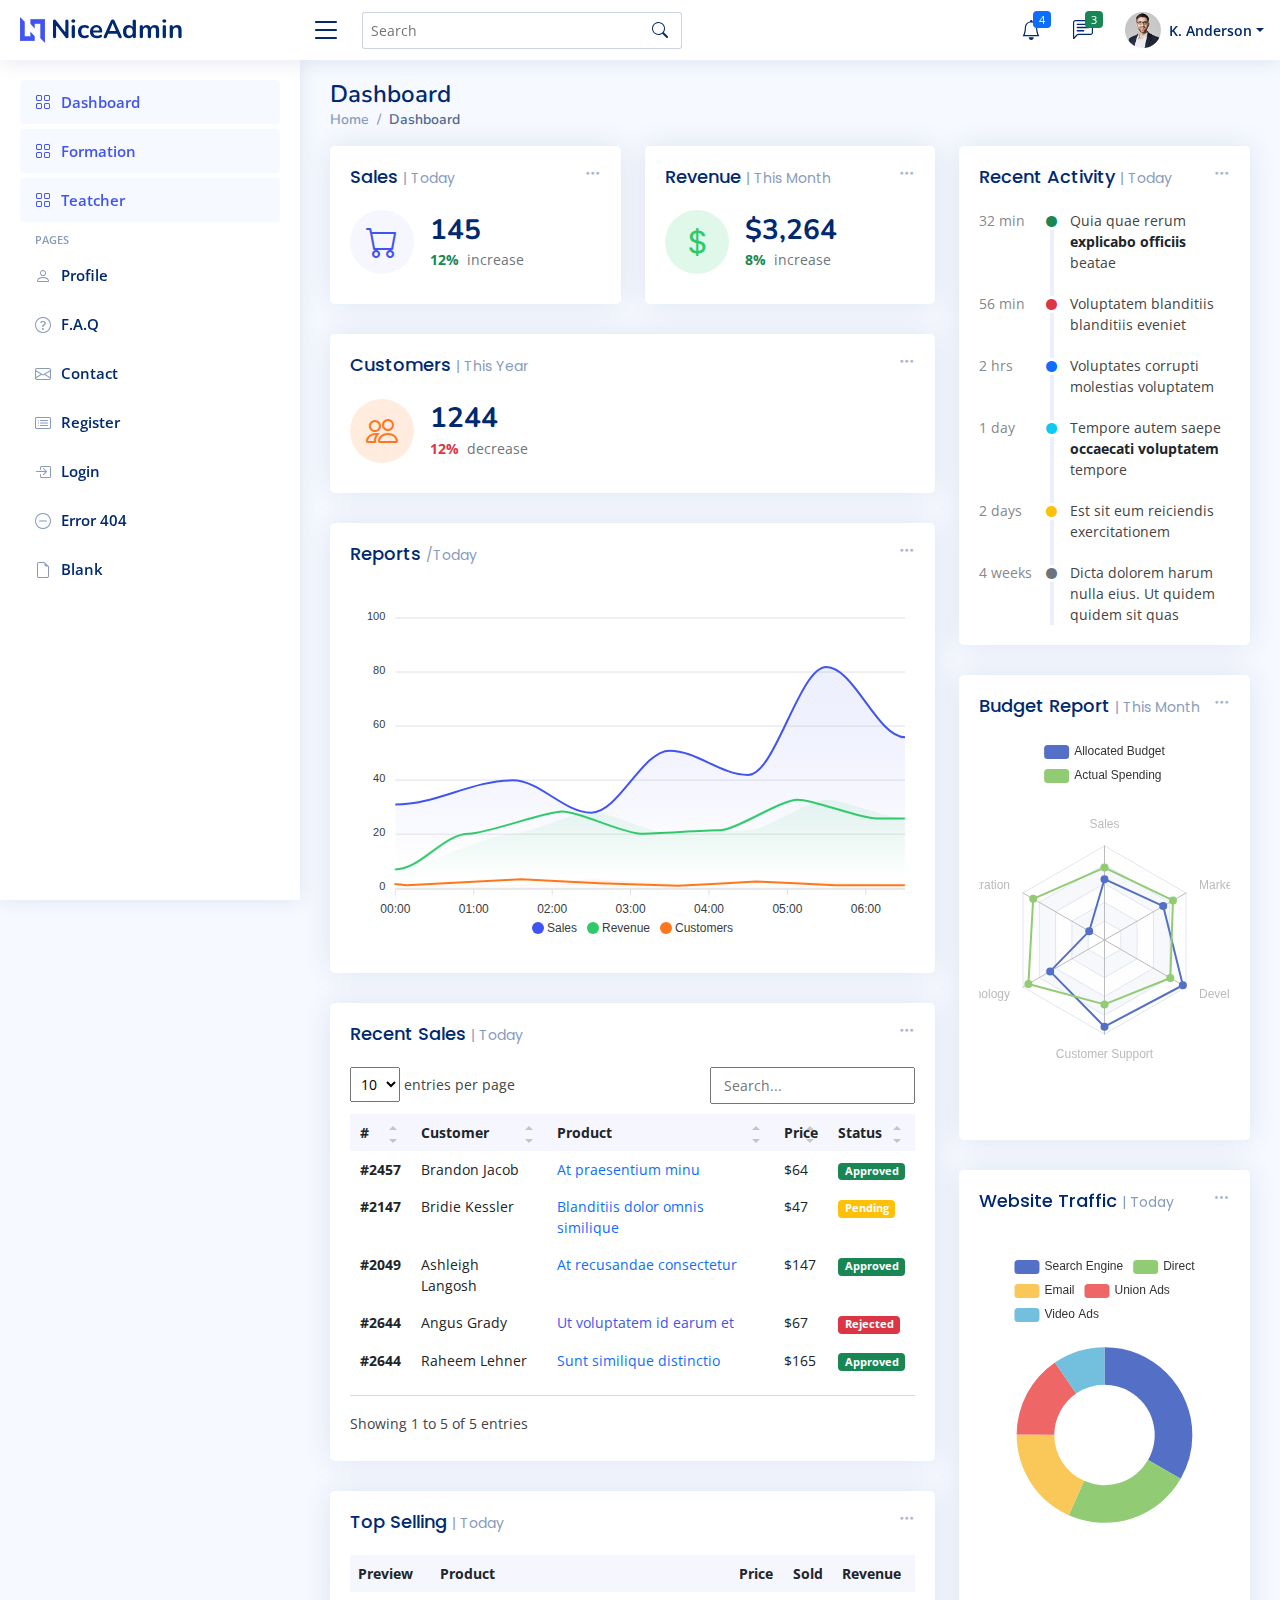
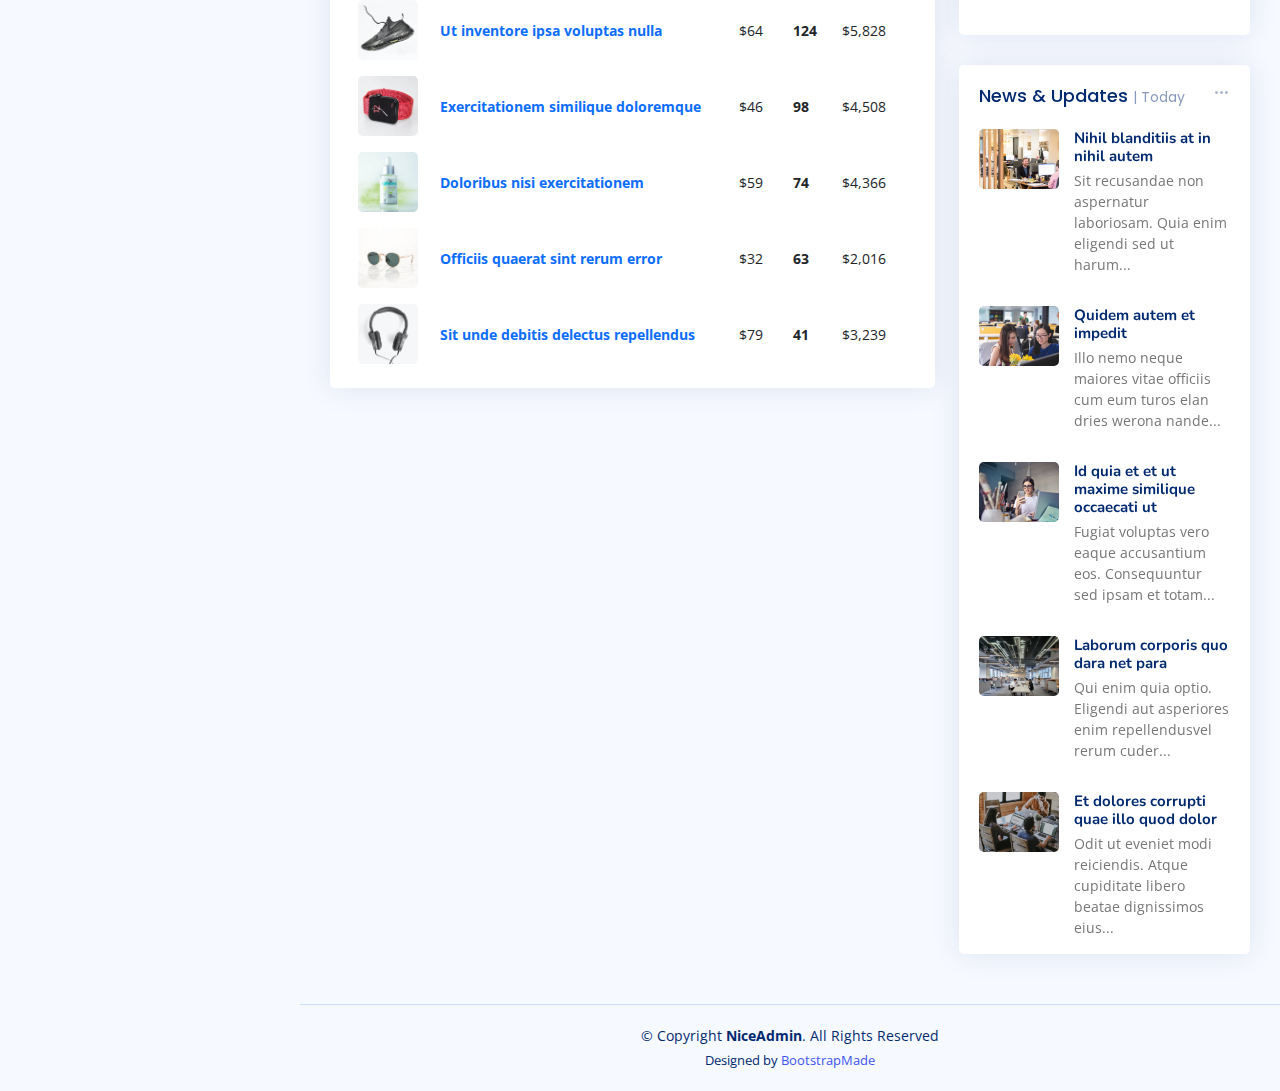
<file: NiceAdmin/index.html>
<!DOCTYPE html>
<html lang="en">

<head>
  <meta charset="utf-8">
  <meta content="width=device-width, initial-scale=1.0" name="viewport">

  <title>Dashboard - NiceAdmin Bootstrap Template</title>
  <meta content="" name="description">
  <meta content="" name="keywords">

  <!-- Favicons -->
  <link href="assets/img/favicon.png" rel="icon">
  <link href="assets/img/apple-touch-icon.png" rel="apple-touch-icon">

  <!-- Google Fonts -->
  <link href="https://fonts.gstatic.com" rel="preconnect">
  <link href="https://fonts.googleapis.com/css?family=Open+Sans:300,300i,400,400i,600,600i,700,700i|Nunito:300,300i,400,400i,600,600i,700,700i|Poppins:300,300i,400,400i,500,500i,600,600i,700,700i" rel="stylesheet">

  <!-- Vendor CSS Files -->
  <link href="assets/vendor/bootstrap/css/bootstrap.min.css" rel="stylesheet">
  <link href="assets/vendor/bootstrap-icons/bootstrap-icons.css" rel="stylesheet">
  <link href="assets/vendor/boxicons/css/boxicons.min.css" rel="stylesheet">
  <link href="assets/vendor/quill/quill.snow.css" rel="stylesheet">
  <link href="assets/vendor/quill/quill.bubble.css" rel="stylesheet">
  <link href="assets/vendor/remixicon/remixicon.css" rel="stylesheet">
  <link href="assets/vendor/simple-datatables/style.css" rel="stylesheet">

  <!-- Template Main CSS File -->
  <link href="assets/css/style.css" rel="stylesheet">

  <!-- =======================================================
  * Template Name: NiceAdmin - v2.2.2
  * Template URL: https://bootstrapmade.com/nice-admin-bootstrap-admin-html-template/
  * Author: BootstrapMade.com
  * License: https://bootstrapmade.com/license/
  ======================================================== -->
</head>

<body>

  <!-- ======= Header ======= -->
  <header id="header" class="header fixed-top d-flex align-items-center">

    <div class="d-flex align-items-center justify-content-between">
      <a href="index.html" class="logo d-flex align-items-center">
        <img src="assets/img/logo.png" alt="">
        <span class="d-none d-lg-block">NiceAdmin</span>
      </a>
      <i class="bi bi-list toggle-sidebar-btn"></i>
    </div><!-- End Logo -->

    <div class="search-bar">
      <form class="search-form d-flex align-items-center" method="POST" action="#">
        <input type="text" name="query" placeholder="Search" title="Enter search keyword">
        <button type="submit" title="Search"><i class="bi bi-search"></i></button>
      </form>
    </div><!-- End Search Bar -->

    <nav class="header-nav ms-auto">
      <ul class="d-flex align-items-center">

        <li class="nav-item d-block d-lg-none">
          <a class="nav-link nav-icon search-bar-toggle " href="#">
            <i class="bi bi-search"></i>
          </a>
        </li><!-- End Search Icon-->

        <li class="nav-item dropdown">

          <a class="nav-link nav-icon" href="#" data-bs-toggle="dropdown">
            <i class="bi bi-bell"></i>
            <span class="badge bg-primary badge-number">4</span>
          </a><!-- End Notification Icon -->

          <ul class="dropdown-menu dropdown-menu-end dropdown-menu-arrow notifications">
            <li class="dropdown-header">
              You have 4 new notifications
              <a href="#"><span class="badge rounded-pill bg-primary p-2 ms-2">View all</span></a>
            </li>
            <li>
              <hr class="dropdown-divider">
            </li>

            <li class="notification-item">
              <i class="bi bi-exclamation-circle text-warning"></i>
              <div>
                <h4>Lorem Ipsum</h4>
                <p>Quae dolorem earum veritatis oditseno</p>
                <p>30 min. ago</p>
              </div>
            </li>

            <li>
              <hr class="dropdown-divider">
            </li>

            <li class="notification-item">
              <i class="bi bi-x-circle text-danger"></i>
              <div>
                <h4>Atque rerum nesciunt</h4>
                <p>Quae dolorem earum veritatis oditseno</p>
                <p>1 hr. ago</p>
              </div>
            </li>

            <li>
              <hr class="dropdown-divider">
            </li>

            <li class="notification-item">
              <i class="bi bi-check-circle text-success"></i>
              <div>
                <h4>Sit rerum fuga</h4>
                <p>Quae dolorem earum veritatis oditseno</p>
                <p>2 hrs. ago</p>
              </div>
            </li>

            <li>
              <hr class="dropdown-divider">
            </li>

            <li class="notification-item">
              <i class="bi bi-info-circle text-primary"></i>
              <div>
                <h4>Dicta reprehenderit</h4>
                <p>Quae dolorem earum veritatis oditseno</p>
                <p>4 hrs. ago</p>
              </div>
            </li>

            <li>
              <hr class="dropdown-divider">
            </li>
            <li class="dropdown-footer">
              <a href="#">Show all notifications</a>
            </li>

          </ul><!-- End Notification Dropdown Items -->

        </li><!-- End Notification Nav -->

        <li class="nav-item dropdown">

          <a class="nav-link nav-icon" href="#" data-bs-toggle="dropdown">
            <i class="bi bi-chat-left-text"></i>
            <span class="badge bg-success badge-number">3</span>
          </a><!-- End Messages Icon -->

          <ul class="dropdown-menu dropdown-menu-end dropdown-menu-arrow messages">
            <li class="dropdown-header">
              You have 3 new messages
              <a href="#"><span class="badge rounded-pill bg-primary p-2 ms-2">View all</span></a>
            </li>
            <li>
              <hr class="dropdown-divider">
            </li>

            <li class="message-item">
              <a href="#">
                <img src="assets/img/messages-1.jpg" alt="" class="rounded-circle">
                <div>
                  <h4>Maria Hudson</h4>
                  <p>Velit asperiores et ducimus soluta repudiandae labore officia est ut...</p>
                  <p>4 hrs. ago</p>
                </div>
              </a>
            </li>
            <li>
              <hr class="dropdown-divider">
            </li>

            <li class="message-item">
              <a href="#">
                <img src="assets/img/messages-2.jpg" alt="" class="rounded-circle">
                <div>
                  <h4>Anna Nelson</h4>
                  <p>Velit asperiores et ducimus soluta repudiandae labore officia est ut...</p>
                  <p>6 hrs. ago</p>
                </div>
              </a>
            </li>
            <li>
              <hr class="dropdown-divider">
            </li>

            <li class="message-item">
              <a href="#">
                <img src="assets/img/messages-3.jpg" alt="" class="rounded-circle">
                <div>
                  <h4>David Muldon</h4>
                  <p>Velit asperiores et ducimus soluta repudiandae labore officia est ut...</p>
                  <p>8 hrs. ago</p>
                </div>
              </a>
            </li>
            <li>
              <hr class="dropdown-divider">
            </li>

            <li class="dropdown-footer">
              <a href="#">Show all messages</a>
            </li>

          </ul><!-- End Messages Dropdown Items -->

        </li><!-- End Messages Nav -->

        <li class="nav-item dropdown pe-3">

          <a class="nav-link nav-profile d-flex align-items-center pe-0" href="#" data-bs-toggle="dropdown">
            <img src="assets/img/profile-img.jpg" alt="Profile" class="rounded-circle">
            <span class="d-none d-md-block dropdown-toggle ps-2">K. Anderson</span>
          </a><!-- End Profile Iamge Icon -->

          <ul class="dropdown-menu dropdown-menu-end dropdown-menu-arrow profile">
            <li class="dropdown-header">
              <h6>Kevin Anderson</h6>
              <span>Web Designer</span>
            </li>
            <li>
              <hr class="dropdown-divider">
            </li>

            <li>
              <a class="dropdown-item d-flex align-items-center" href="users-profile.html">
                <i class="bi bi-person"></i>
                <span>My Profile</span>
              </a>
            </li>
            <li>
              <hr class="dropdown-divider">
            </li>

            <li>
              <a class="dropdown-item d-flex align-items-center" href="users-profile.html">
                <i class="bi bi-gear"></i>
                <span>Account Settings</span>
              </a>
            </li>
            <li>
              <hr class="dropdown-divider">
            </li>

            <li>
              <a class="dropdown-item d-flex align-items-center" href="pages-faq.html">
                <i class="bi bi-question-circle"></i>
                <span>Need Help?</span>
              </a>
            </li>
            <li>
              <hr class="dropdown-divider">
            </li>

            <li>
              <a class="dropdown-item d-flex align-items-center" href="#">
                <i class="bi bi-box-arrow-right"></i>
                <span>Sign Out</span>
              </a>
            </li>

          </ul><!-- End Profile Dropdown Items -->
        </li><!-- End Profile Nav -->

      </ul>
    </nav><!-- End Icons Navigation -->

  </header><!-- End Header -->

  <!-- ======= Sidebar ======= -->
  <aside id="sidebar" class="sidebar">

    <ul class="sidebar-nav" id="sidebar-nav">

      <li class="nav-item">
        <a class="nav-link " href="index.html">
          <i class="bi bi-grid"></i>
          <span>Dashboard</span>
        </a>
      </li><!-- End Dashboard Nav -->

      <li class="nav-item">
        <a class="nav-link " href="formation.html">
          <i class="bi bi-grid"></i>
          <span>Formation</span>
        </a>
      </li><!-- End Dashboard Nav -->
      <li class="nav-item">
        <a class="nav-link " href="prof.html">
          <i class="bi bi-grid"></i>
          <span>Teatcher</span>
        </a>
      </li><!-- End Dashboard Nav -->

    

      

      

      <li class="nav-heading">Pages</li>

      <li class="nav-item">
        <a class="nav-link collapsed" href="users-profile.html">
          <i class="bi bi-person"></i>
          <span>Profile</span>
        </a>
      </li><!-- End Profile Page Nav -->

      <li class="nav-item">
        <a class="nav-link collapsed" href="pages-faq.html">
          <i class="bi bi-question-circle"></i>
          <span>F.A.Q</span>
        </a>
      </li><!-- End F.A.Q Page Nav -->

      <li class="nav-item">
        <a class="nav-link collapsed" href="pages-contact.html">
          <i class="bi bi-envelope"></i>
          <span>Contact</span>
        </a>
      </li><!-- End Contact Page Nav -->

      <li class="nav-item">
        <a class="nav-link collapsed" href="pages-register.html">
          <i class="bi bi-card-list"></i>
          <span>Register</span>
        </a>
      </li><!-- End Register Page Nav -->

      <li class="nav-item">
        <a class="nav-link collapsed" href="pages-login.html">
          <i class="bi bi-box-arrow-in-right"></i>
          <span>Login</span>
        </a>
      </li><!-- End Login Page Nav -->

      <li class="nav-item">
        <a class="nav-link collapsed" href="pages-error-404.html">
          <i class="bi bi-dash-circle"></i>
          <span>Error 404</span>
        </a>
      </li><!-- End Error 404 Page Nav -->

      <li class="nav-item">
        <a class="nav-link collapsed" href="pages-blank.html">
          <i class="bi bi-file-earmark"></i>
          <span>Blank</span>
        </a>
      </li><!-- End Blank Page Nav -->

    </ul>

  </aside><!-- End Sidebar-->

  <main id="main" class="main">

    <div class="pagetitle">
      <h1>Dashboard</h1>
      <nav>
        <ol class="breadcrumb">
          <li class="breadcrumb-item"><a href="index.html">Home</a></li>
          <li class="breadcrumb-item active">Dashboard</li>
        </ol>
      </nav>
    </div><!-- End Page Title -->

    <section class="section dashboard">
      <div class="row">

        <!-- Left side columns -->
        <div class="col-lg-8">
          <div class="row">

            <!-- Sales Card -->
            <div class="col-xxl-4 col-md-6">
              <div class="card info-card sales-card">

                <div class="filter">
                  <a class="icon" href="#" data-bs-toggle="dropdown"><i class="bi bi-three-dots"></i></a>
                  <ul class="dropdown-menu dropdown-menu-end dropdown-menu-arrow">
                    <li class="dropdown-header text-start">
                      <h6>Filter</h6>
                    </li>

                    <li><a class="dropdown-item" href="#">Today</a></li>
                    <li><a class="dropdown-item" href="#">This Month</a></li>
                    <li><a class="dropdown-item" href="#">This Year</a></li>
                  </ul>
                </div>

                <div class="card-body">
                  <h5 class="card-title">Sales <span>| Today</span></h5>

                  <div class="d-flex align-items-center">
                    <div class="card-icon rounded-circle d-flex align-items-center justify-content-center">
                      <i class="bi bi-cart"></i>
                    </div>
                    <div class="ps-3">
                      <h6>145</h6>
                      <span class="text-success small pt-1 fw-bold">12%</span> <span class="text-muted small pt-2 ps-1">increase</span>

                    </div>
                  </div>
                </div>

              </div>
            </div><!-- End Sales Card -->

            <!-- Revenue Card -->
            <div class="col-xxl-4 col-md-6">
              <div class="card info-card revenue-card">

                <div class="filter">
                  <a class="icon" href="#" data-bs-toggle="dropdown"><i class="bi bi-three-dots"></i></a>
                  <ul class="dropdown-menu dropdown-menu-end dropdown-menu-arrow">
                    <li class="dropdown-header text-start">
                      <h6>Filter</h6>
                    </li>

                    <li><a class="dropdown-item" href="#">Today</a></li>
                    <li><a class="dropdown-item" href="#">This Month</a></li>
                    <li><a class="dropdown-item" href="#">This Year</a></li>
                  </ul>
                </div>

                <div class="card-body">
                  <h5 class="card-title">Revenue <span>| This Month</span></h5>

                  <div class="d-flex align-items-center">
                    <div class="card-icon rounded-circle d-flex align-items-center justify-content-center">
                      <i class="bi bi-currency-dollar"></i>
                    </div>
                    <div class="ps-3">
                      <h6>$3,264</h6>
                      <span class="text-success small pt-1 fw-bold">8%</span> <span class="text-muted small pt-2 ps-1">increase</span>

                    </div>
                  </div>
                </div>

              </div>
            </div><!-- End Revenue Card -->

            <!-- Customers Card -->
            <div class="col-xxl-4 col-xl-12">

              <div class="card info-card customers-card">

                <div class="filter">
                  <a class="icon" href="#" data-bs-toggle="dropdown"><i class="bi bi-three-dots"></i></a>
                  <ul class="dropdown-menu dropdown-menu-end dropdown-menu-arrow">
                    <li class="dropdown-header text-start">
                      <h6>Filter</h6>
                    </li>

                    <li><a class="dropdown-item" href="#">Today</a></li>
                    <li><a class="dropdown-item" href="#">This Month</a></li>
                    <li><a class="dropdown-item" href="#">This Year</a></li>
                  </ul>
                </div>

                <div class="card-body">
                  <h5 class="card-title">Customers <span>| This Year</span></h5>

                  <div class="d-flex align-items-center">
                    <div class="card-icon rounded-circle d-flex align-items-center justify-content-center">
                      <i class="bi bi-people"></i>
                    </div>
                    <div class="ps-3">
                      <h6>1244</h6>
                      <span class="text-danger small pt-1 fw-bold">12%</span> <span class="text-muted small pt-2 ps-1">decrease</span>

                    </div>
                  </div>

                </div>
              </div>

            </div><!-- End Customers Card -->

            <!-- Reports -->
            <div class="col-12">
              <div class="card">

                <div class="filter">
                  <a class="icon" href="#" data-bs-toggle="dropdown"><i class="bi bi-three-dots"></i></a>
                  <ul class="dropdown-menu dropdown-menu-end dropdown-menu-arrow">
                    <li class="dropdown-header text-start">
                      <h6>Filter</h6>
                    </li>

                    <li><a class="dropdown-item" href="#">Today</a></li>
                    <li><a class="dropdown-item" href="#">This Month</a></li>
                    <li><a class="dropdown-item" href="#">This Year</a></li>
                  </ul>
                </div>

                <div class="card-body">
                  <h5 class="card-title">Reports <span>/Today</span></h5>

                  <!-- Line Chart -->
                  <div id="reportsChart"></div>

                  <script>
                    document.addEventListener("DOMContentLoaded", () => {
                      new ApexCharts(document.querySelector("#reportsChart"), {
                        series: [{
                          name: 'Sales',
                          data: [31, 40, 28, 51, 42, 82, 56],
                        }, {
                          name: 'Revenue',
                          data: [11, 32, 45, 32, 34, 52, 41]
                        }, {
                          name: 'Customers',
                          data: [15, 11, 32, 18, 9, 24, 11]
                        }],
                        chart: {
                          height: 350,
                          type: 'area',
                          toolbar: {
                            show: false
                          },
                        },
                        markers: {
                          size: 4
                        },
                        colors: ['#4154f1', '#2eca6a', '#ff771d'],
                        fill: {
                          type: "gradient",
                          gradient: {
                            shadeIntensity: 1,
                            opacityFrom: 0.3,
                            opacityTo: 0.4,
                            stops: [0, 90, 100]
                          }
                        },
                        dataLabels: {
                          enabled: false
                        },
                        stroke: {
                          curve: 'smooth',
                          width: 2
                        },
                        xaxis: {
                          type: 'datetime',
                          categories: ["2018-09-19T00:00:00.000Z", "2018-09-19T01:30:00.000Z", "2018-09-19T02:30:00.000Z", "2018-09-19T03:30:00.000Z", "2018-09-19T04:30:00.000Z", "2018-09-19T05:30:00.000Z", "2018-09-19T06:30:00.000Z"]
                        },
                        tooltip: {
                          x: {
                            format: 'dd/MM/yy HH:mm'
                          },
                        }
                      }).render();
                    });
                  </script>
                  <!-- End Line Chart -->

                </div>

              </div>
            </div><!-- End Reports -->

            <!-- Recent Sales -->
            <div class="col-12">
              <div class="card recent-sales overflow-auto">

                <div class="filter">
                  <a class="icon" href="#" data-bs-toggle="dropdown"><i class="bi bi-three-dots"></i></a>
                  <ul class="dropdown-menu dropdown-menu-end dropdown-menu-arrow">
                    <li class="dropdown-header text-start">
                      <h6>Filter</h6>
                    </li>

                    <li><a class="dropdown-item" href="#">Today</a></li>
                    <li><a class="dropdown-item" href="#">This Month</a></li>
                    <li><a class="dropdown-item" href="#">This Year</a></li>
                  </ul>
                </div>

                <div class="card-body">
                  <h5 class="card-title">Recent Sales <span>| Today</span></h5>

                  <table class="table table-borderless datatable">
                    <thead>
                      <tr>
                        <th scope="col">#</th>
                        <th scope="col">Customer</th>
                        <th scope="col">Product</th>
                        <th scope="col">Price</th>
                        <th scope="col">Status</th>
                      </tr>
                    </thead>
                    <tbody>
                      <tr>
                        <th scope="row"><a href="#">#2457</a></th>
                        <td>Brandon Jacob</td>
                        <td><a href="#" class="text-primary">At praesentium minu</a></td>
                        <td>$64</td>
                        <td><span class="badge bg-success">Approved</span></td>
                      </tr>
                      <tr>
                        <th scope="row"><a href="#">#2147</a></th>
                        <td>Bridie Kessler</td>
                        <td><a href="#" class="text-primary">Blanditiis dolor omnis similique</a></td>
                        <td>$47</td>
                        <td><span class="badge bg-warning">Pending</span></td>
                      </tr>
                      <tr>
                        <th scope="row"><a href="#">#2049</a></th>
                        <td>Ashleigh Langosh</td>
                        <td><a href="#" class="text-primary">At recusandae consectetur</a></td>
                        <td>$147</td>
                        <td><span class="badge bg-success">Approved</span></td>
                      </tr>
                      <tr>
                        <th scope="row"><a href="#">#2644</a></th>
                        <td>Angus Grady</td>
                        <td><a href="#" class="text-primar">Ut voluptatem id earum et</a></td>
                        <td>$67</td>
                        <td><span class="badge bg-danger">Rejected</span></td>
                      </tr>
                      <tr>
                        <th scope="row"><a href="#">#2644</a></th>
                        <td>Raheem Lehner</td>
                        <td><a href="#" class="text-primary">Sunt similique distinctio</a></td>
                        <td>$165</td>
                        <td><span class="badge bg-success">Approved</span></td>
                      </tr>
                    </tbody>
                  </table>

                </div>

              </div>
            </div><!-- End Recent Sales -->

            <!-- Top Selling -->
            <div class="col-12">
              <div class="card top-selling overflow-auto">

                <div class="filter">
                  <a class="icon" href="#" data-bs-toggle="dropdown"><i class="bi bi-three-dots"></i></a>
                  <ul class="dropdown-menu dropdown-menu-end dropdown-menu-arrow">
                    <li class="dropdown-header text-start">
                      <h6>Filter</h6>
                    </li>

                    <li><a class="dropdown-item" href="#">Today</a></li>
                    <li><a class="dropdown-item" href="#">This Month</a></li>
                    <li><a class="dropdown-item" href="#">This Year</a></li>
                  </ul>
                </div>

                <div class="card-body pb-0">
                  <h5 class="card-title">Top Selling <span>| Today</span></h5>

                  <table class="table table-borderless">
                    <thead>
                      <tr>
                        <th scope="col">Preview</th>
                        <th scope="col">Product</th>
                        <th scope="col">Price</th>
                        <th scope="col">Sold</th>
                        <th scope="col">Revenue</th>
                      </tr>
                    </thead>
                    <tbody>
                      <tr>
                        <th scope="row"><a href="#"><img src="assets/img/product-1.jpg" alt=""></a></th>
                        <td><a href="#" class="text-primary fw-bold">Ut inventore ipsa voluptas nulla</a></td>
                        <td>$64</td>
                        <td class="fw-bold">124</td>
                        <td>$5,828</td>
                      </tr>
                      <tr>
                        <th scope="row"><a href="#"><img src="assets/img/product-2.jpg" alt=""></a></th>
                        <td><a href="#" class="text-primary fw-bold">Exercitationem similique doloremque</a></td>
                        <td>$46</td>
                        <td class="fw-bold">98</td>
                        <td>$4,508</td>
                      </tr>
                      <tr>
                        <th scope="row"><a href="#"><img src="assets/img/product-3.jpg" alt=""></a></th>
                        <td><a href="#" class="text-primary fw-bold">Doloribus nisi exercitationem</a></td>
                        <td>$59</td>
                        <td class="fw-bold">74</td>
                        <td>$4,366</td>
                      </tr>
                      <tr>
                        <th scope="row"><a href="#"><img src="assets/img/product-4.jpg" alt=""></a></th>
                        <td><a href="#" class="text-primary fw-bold">Officiis quaerat sint rerum error</a></td>
                        <td>$32</td>
                        <td class="fw-bold">63</td>
                        <td>$2,016</td>
                      </tr>
                      <tr>
                        <th scope="row"><a href="#"><img src="assets/img/product-5.jpg" alt=""></a></th>
                        <td><a href="#" class="text-primary fw-bold">Sit unde debitis delectus repellendus</a></td>
                        <td>$79</td>
                        <td class="fw-bold">41</td>
                        <td>$3,239</td>
                      </tr>
                    </tbody>
                  </table>

                </div>

              </div>
            </div><!-- End Top Selling -->

          </div>
        </div><!-- End Left side columns -->

        <!-- Right side columns -->
        <div class="col-lg-4">

          <!-- Recent Activity -->
          <div class="card">
            <div class="filter">
              <a class="icon" href="#" data-bs-toggle="dropdown"><i class="bi bi-three-dots"></i></a>
              <ul class="dropdown-menu dropdown-menu-end dropdown-menu-arrow">
                <li class="dropdown-header text-start">
                  <h6>Filter</h6>
                </li>

                <li><a class="dropdown-item" href="#">Today</a></li>
                <li><a class="dropdown-item" href="#">This Month</a></li>
                <li><a class="dropdown-item" href="#">This Year</a></li>
              </ul>
            </div>

            <div class="card-body">
              <h5 class="card-title">Recent Activity <span>| Today</span></h5>

              <div class="activity">

                <div class="activity-item d-flex">
                  <div class="activite-label">32 min</div>
                  <i class='bi bi-circle-fill activity-badge text-success align-self-start'></i>
                  <div class="activity-content">
                    Quia quae rerum <a href="#" class="fw-bold text-dark">explicabo officiis</a> beatae
                  </div>
                </div><!-- End activity item-->

                <div class="activity-item d-flex">
                  <div class="activite-label">56 min</div>
                  <i class='bi bi-circle-fill activity-badge text-danger align-self-start'></i>
                  <div class="activity-content">
                    Voluptatem blanditiis blanditiis eveniet
                  </div>
                </div><!-- End activity item-->

                <div class="activity-item d-flex">
                  <div class="activite-label">2 hrs</div>
                  <i class='bi bi-circle-fill activity-badge text-primary align-self-start'></i>
                  <div class="activity-content">
                    Voluptates corrupti molestias voluptatem
                  </div>
                </div><!-- End activity item-->

                <div class="activity-item d-flex">
                  <div class="activite-label">1 day</div>
                  <i class='bi bi-circle-fill activity-badge text-info align-self-start'></i>
                  <div class="activity-content">
                    Tempore autem saepe <a href="#" class="fw-bold text-dark">occaecati voluptatem</a> tempore
                  </div>
                </div><!-- End activity item-->

                <div class="activity-item d-flex">
                  <div class="activite-label">2 days</div>
                  <i class='bi bi-circle-fill activity-badge text-warning align-self-start'></i>
                  <div class="activity-content">
                    Est sit eum reiciendis exercitationem
                  </div>
                </div><!-- End activity item-->

                <div class="activity-item d-flex">
                  <div class="activite-label">4 weeks</div>
                  <i class='bi bi-circle-fill activity-badge text-muted align-self-start'></i>
                  <div class="activity-content">
                    Dicta dolorem harum nulla eius. Ut quidem quidem sit quas
                  </div>
                </div><!-- End activity item-->

              </div>

            </div>
          </div><!-- End Recent Activity -->

          <!-- Budget Report -->
          <div class="card">
            <div class="filter">
              <a class="icon" href="#" data-bs-toggle="dropdown"><i class="bi bi-three-dots"></i></a>
              <ul class="dropdown-menu dropdown-menu-end dropdown-menu-arrow">
                <li class="dropdown-header text-start">
                  <h6>Filter</h6>
                </li>

                <li><a class="dropdown-item" href="#">Today</a></li>
                <li><a class="dropdown-item" href="#">This Month</a></li>
                <li><a class="dropdown-item" href="#">This Year</a></li>
              </ul>
            </div>

            <div class="card-body pb-0">
              <h5 class="card-title">Budget Report <span>| This Month</span></h5>

              <div id="budgetChart" style="min-height: 400px;" class="echart"></div>

              <script>
                document.addEventListener("DOMContentLoaded", () => {
                  var budgetChart = echarts.init(document.querySelector("#budgetChart")).setOption({
                    legend: {
                      data: ['Allocated Budget', 'Actual Spending']
                    },
                    radar: {
                      // shape: 'circle',
                      indicator: [{
                          name: 'Sales',
                          max: 6500
                        },
                        {
                          name: 'Administration',
                          max: 16000
                        },
                        {
                          name: 'Information Technology',
                          max: 30000
                        },
                        {
                          name: 'Customer Support',
                          max: 38000
                        },
                        {
                          name: 'Development',
                          max: 52000
                        },
                        {
                          name: 'Marketing',
                          max: 25000
                        }
                      ]
                    },
                    series: [{
                      name: 'Budget vs spending',
                      type: 'radar',
                      data: [{
                          value: [4200, 3000, 20000, 35000, 50000, 18000],
                          name: 'Allocated Budget'
                        },
                        {
                          value: [5000, 14000, 28000, 26000, 42000, 21000],
                          name: 'Actual Spending'
                        }
                      ]
                    }]
                  });
                });
              </script>

            </div>
          </div><!-- End Budget Report -->

          <!-- Website Traffic -->
          <div class="card">
            <div class="filter">
              <a class="icon" href="#" data-bs-toggle="dropdown"><i class="bi bi-three-dots"></i></a>
              <ul class="dropdown-menu dropdown-menu-end dropdown-menu-arrow">
                <li class="dropdown-header text-start">
                  <h6>Filter</h6>
                </li>

                <li><a class="dropdown-item" href="#">Today</a></li>
                <li><a class="dropdown-item" href="#">This Month</a></li>
                <li><a class="dropdown-item" href="#">This Year</a></li>
              </ul>
            </div>

            <div class="card-body pb-0">
              <h5 class="card-title">Website Traffic <span>| Today</span></h5>

              <div id="trafficChart" style="min-height: 400px;" class="echart"></div>

              <script>
                document.addEventListener("DOMContentLoaded", () => {
                  echarts.init(document.querySelector("#trafficChart")).setOption({
                    tooltip: {
                      trigger: 'item'
                    },
                    legend: {
                      top: '5%',
                      left: 'center'
                    },
                    series: [{
                      name: 'Access From',
                      type: 'pie',
                      radius: ['40%', '70%'],
                      avoidLabelOverlap: false,
                      label: {
                        show: false,
                        position: 'center'
                      },
                      emphasis: {
                        label: {
                          show: true,
                          fontSize: '18',
                          fontWeight: 'bold'
                        }
                      },
                      labelLine: {
                        show: false
                      },
                      data: [{
                          value: 1048,
                          name: 'Search Engine'
                        },
                        {
                          value: 735,
                          name: 'Direct'
                        },
                        {
                          value: 580,
                          name: 'Email'
                        },
                        {
                          value: 484,
                          name: 'Union Ads'
                        },
                        {
                          value: 300,
                          name: 'Video Ads'
                        }
                      ]
                    }]
                  });
                });
              </script>

            </div>
          </div><!-- End Website Traffic -->

          <!-- News & Updates Traffic -->
          <div class="card">
            <div class="filter">
              <a class="icon" href="#" data-bs-toggle="dropdown"><i class="bi bi-three-dots"></i></a>
              <ul class="dropdown-menu dropdown-menu-end dropdown-menu-arrow">
                <li class="dropdown-header text-start">
                  <h6>Filter</h6>
                </li>

                <li><a class="dropdown-item" href="#">Today</a></li>
                <li><a class="dropdown-item" href="#">This Month</a></li>
                <li><a class="dropdown-item" href="#">This Year</a></li>
              </ul>
            </div>

            <div class="card-body pb-0">
              <h5 class="card-title">News &amp; Updates <span>| Today</span></h5>

              <div class="news">
                <div class="post-item clearfix">
                  <img src="assets/img/news-1.jpg" alt="">
                  <h4><a href="#">Nihil blanditiis at in nihil autem</a></h4>
                  <p>Sit recusandae non aspernatur laboriosam. Quia enim eligendi sed ut harum...</p>
                </div>

                <div class="post-item clearfix">
                  <img src="assets/img/news-2.jpg" alt="">
                  <h4><a href="#">Quidem autem et impedit</a></h4>
                  <p>Illo nemo neque maiores vitae officiis cum eum turos elan dries werona nande...</p>
                </div>

                <div class="post-item clearfix">
                  <img src="assets/img/news-3.jpg" alt="">
                  <h4><a href="#">Id quia et et ut maxime similique occaecati ut</a></h4>
                  <p>Fugiat voluptas vero eaque accusantium eos. Consequuntur sed ipsam et totam...</p>
                </div>

                <div class="post-item clearfix">
                  <img src="assets/img/news-4.jpg" alt="">
                  <h4><a href="#">Laborum corporis quo dara net para</a></h4>
                  <p>Qui enim quia optio. Eligendi aut asperiores enim repellendusvel rerum cuder...</p>
                </div>

                <div class="post-item clearfix">
                  <img src="assets/img/news-5.jpg" alt="">
                  <h4><a href="#">Et dolores corrupti quae illo quod dolor</a></h4>
                  <p>Odit ut eveniet modi reiciendis. Atque cupiditate libero beatae dignissimos eius...</p>
                </div>

              </div><!-- End sidebar recent posts-->

            </div>
          </div><!-- End News & Updates -->

        </div><!-- End Right side columns -->

      </div>
    </section>

  </main><!-- End #main -->

  <!-- ======= Footer ======= -->
  <footer id="footer" class="footer">
    <div class="copyright">
      &copy; Copyright <strong><span>NiceAdmin</span></strong>. All Rights Reserved
    </div>
    <div class="credits">
      <!-- All the links in the footer should remain intact. -->
      <!-- You can delete the links only if you purchased the pro version. -->
      <!-- Licensing information: https://bootstrapmade.com/license/ -->
      <!-- Purchase the pro version with working PHP/AJAX contact form: https://bootstrapmade.com/nice-admin-bootstrap-admin-html-template/ -->
      Designed by <a href="https://bootstrapmade.com/">BootstrapMade</a>
    </div>
  </footer><!-- End Footer -->

  <a href="#" class="back-to-top d-flex align-items-center justify-content-center"><i class="bi bi-arrow-up-short"></i></a>

  <!-- Vendor JS Files -->
  <script src="assets/vendor/apexcharts/apexcharts.min.js"></script>
  <script src="assets/vendor/bootstrap/js/bootstrap.bundle.min.js"></script>
  <script src="assets/vendor/chart.js/chart.min.js"></script>
  <script src="assets/vendor/echarts/echarts.min.js"></script>
  <script src="assets/vendor/quill/quill.min.js"></script>
  <script src="assets/vendor/simple-datatables/simple-datatables.js"></script>
  <script src="assets/vendor/tinymce/tinymce.min.js"></script>
  <script src="assets/vendor/php-email-form/validate.js"></script>

  <!-- Template Main JS File -->
  <script src="assets/js/main.js"></script>

</body>

</html>
</file>
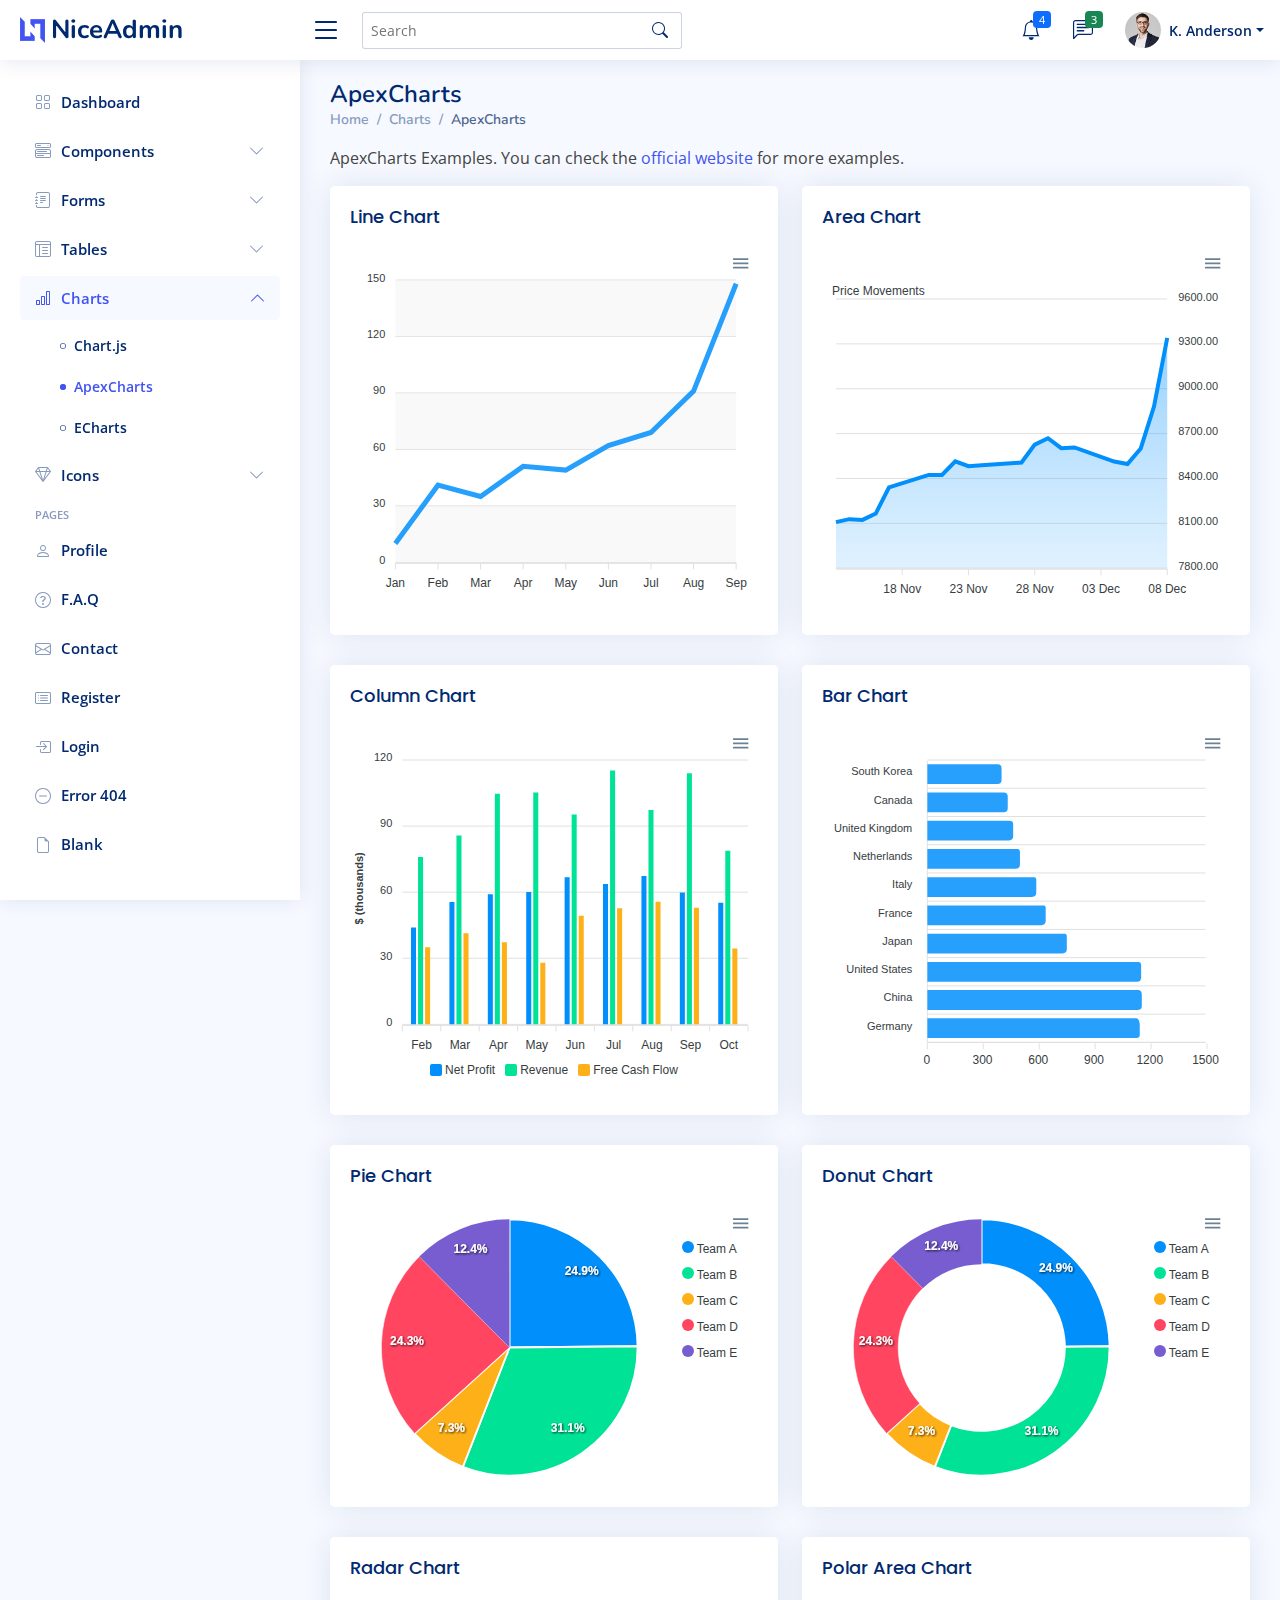
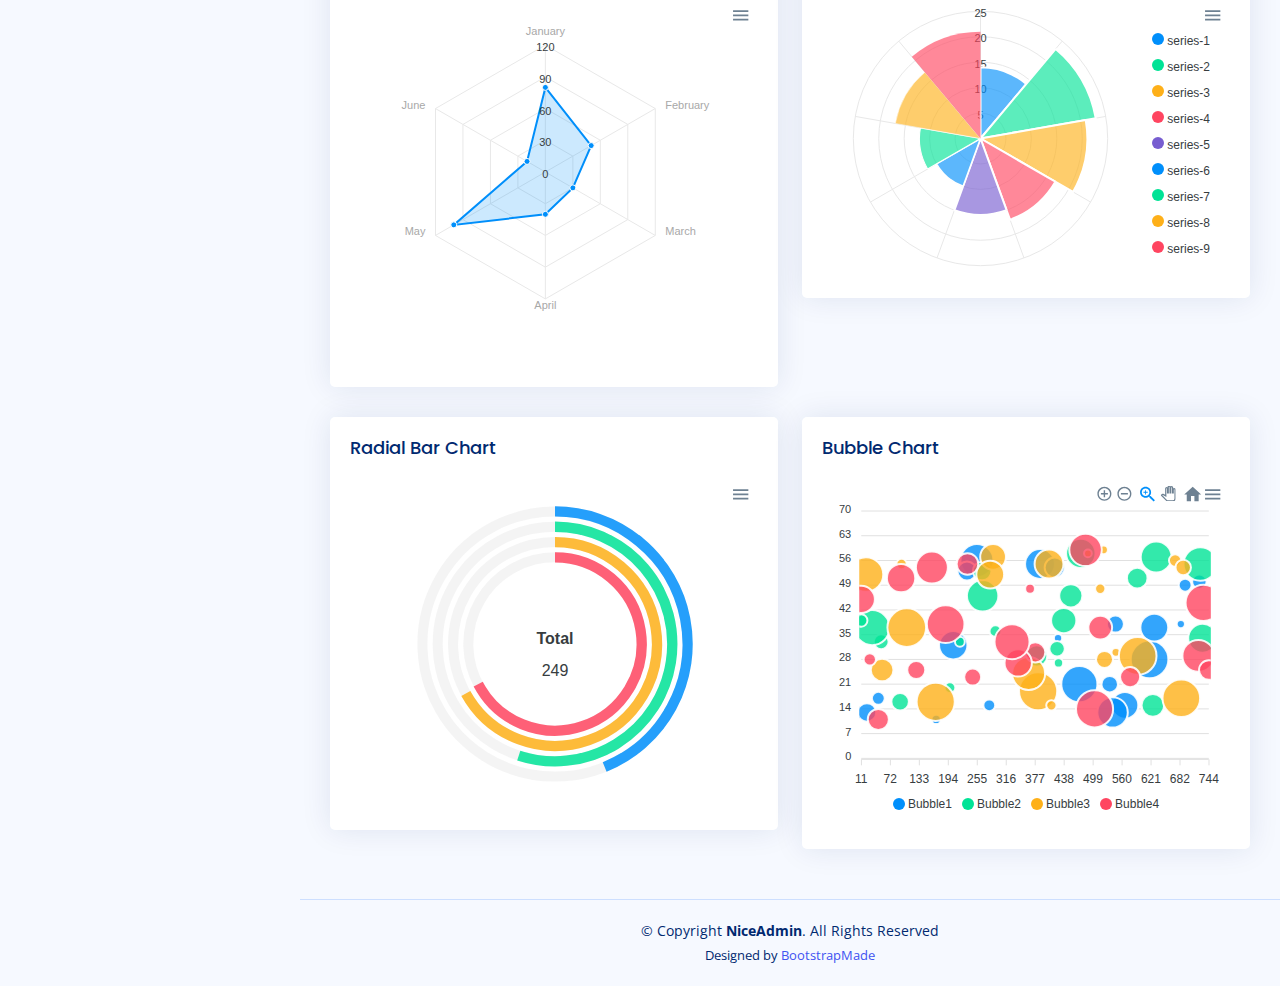
<file: NiceAdmin/charts-apexcharts.html>
<!DOCTYPE html>
<html lang="en">

<head>
  <meta charset="utf-8">
  <meta content="width=device-width, initial-scale=1.0" name="viewport">

  <title>Charts / ApexCharts - NiceAdmin Bootstrap Template</title>
  <meta content="" name="description">
  <meta content="" name="keywords">

  <!-- Favicons -->
  <link href="assets/img/favicon.png" rel="icon">
  <link href="assets/img/apple-touch-icon.png" rel="apple-touch-icon">

  <!-- Google Fonts -->
  <link href="https://fonts.gstatic.com" rel="preconnect">
  <link href="https://fonts.googleapis.com/css?family=Open+Sans:300,300i,400,400i,600,600i,700,700i|Nunito:300,300i,400,400i,600,600i,700,700i|Poppins:300,300i,400,400i,500,500i,600,600i,700,700i" rel="stylesheet">

  <!-- Vendor CSS Files -->
  <link href="assets/vendor/bootstrap/css/bootstrap.min.css" rel="stylesheet">
  <link href="assets/vendor/bootstrap-icons/bootstrap-icons.css" rel="stylesheet">
  <link href="assets/vendor/boxicons/css/boxicons.min.css" rel="stylesheet">
  <link href="assets/vendor/quill/quill.snow.css" rel="stylesheet">
  <link href="assets/vendor/quill/quill.bubble.css" rel="stylesheet">
  <link href="assets/vendor/remixicon/remixicon.css" rel="stylesheet">
  <link href="assets/vendor/simple-datatables/style.css" rel="stylesheet">

  <!-- Template Main CSS File -->
  <link href="assets/css/style.css" rel="stylesheet">

  <!-- =======================================================
  * Template Name: NiceAdmin - v2.2.2
  * Template URL: https://bootstrapmade.com/nice-admin-bootstrap-admin-html-template/
  * Author: BootstrapMade.com
  * License: https://bootstrapmade.com/license/
  ======================================================== -->
</head>

<body>

  <!-- ======= Header ======= -->
  <header id="header" class="header fixed-top d-flex align-items-center">

    <div class="d-flex align-items-center justify-content-between">
      <a href="index.html" class="logo d-flex align-items-center">
        <img src="assets/img/logo.png" alt="">
        <span class="d-none d-lg-block">NiceAdmin</span>
      </a>
      <i class="bi bi-list toggle-sidebar-btn"></i>
    </div><!-- End Logo -->

    <div class="search-bar">
      <form class="search-form d-flex align-items-center" method="POST" action="#">
        <input type="text" name="query" placeholder="Search" title="Enter search keyword">
        <button type="submit" title="Search"><i class="bi bi-search"></i></button>
      </form>
    </div><!-- End Search Bar -->

    <nav class="header-nav ms-auto">
      <ul class="d-flex align-items-center">

        <li class="nav-item d-block d-lg-none">
          <a class="nav-link nav-icon search-bar-toggle " href="#">
            <i class="bi bi-search"></i>
          </a>
        </li><!-- End Search Icon-->

        <li class="nav-item dropdown">

          <a class="nav-link nav-icon" href="#" data-bs-toggle="dropdown">
            <i class="bi bi-bell"></i>
            <span class="badge bg-primary badge-number">4</span>
          </a><!-- End Notification Icon -->

          <ul class="dropdown-menu dropdown-menu-end dropdown-menu-arrow notifications">
            <li class="dropdown-header">
              You have 4 new notifications
              <a href="#"><span class="badge rounded-pill bg-primary p-2 ms-2">View all</span></a>
            </li>
            <li>
              <hr class="dropdown-divider">
            </li>

            <li class="notification-item">
              <i class="bi bi-exclamation-circle text-warning"></i>
              <div>
                <h4>Lorem Ipsum</h4>
                <p>Quae dolorem earum veritatis oditseno</p>
                <p>30 min. ago</p>
              </div>
            </li>

            <li>
              <hr class="dropdown-divider">
            </li>

            <li class="notification-item">
              <i class="bi bi-x-circle text-danger"></i>
              <div>
                <h4>Atque rerum nesciunt</h4>
                <p>Quae dolorem earum veritatis oditseno</p>
                <p>1 hr. ago</p>
              </div>
            </li>

            <li>
              <hr class="dropdown-divider">
            </li>

            <li class="notification-item">
              <i class="bi bi-check-circle text-success"></i>
              <div>
                <h4>Sit rerum fuga</h4>
                <p>Quae dolorem earum veritatis oditseno</p>
                <p>2 hrs. ago</p>
              </div>
            </li>

            <li>
              <hr class="dropdown-divider">
            </li>

            <li class="notification-item">
              <i class="bi bi-info-circle text-primary"></i>
              <div>
                <h4>Dicta reprehenderit</h4>
                <p>Quae dolorem earum veritatis oditseno</p>
                <p>4 hrs. ago</p>
              </div>
            </li>

            <li>
              <hr class="dropdown-divider">
            </li>
            <li class="dropdown-footer">
              <a href="#">Show all notifications</a>
            </li>

          </ul><!-- End Notification Dropdown Items -->

        </li><!-- End Notification Nav -->

        <li class="nav-item dropdown">

          <a class="nav-link nav-icon" href="#" data-bs-toggle="dropdown">
            <i class="bi bi-chat-left-text"></i>
            <span class="badge bg-success badge-number">3</span>
          </a><!-- End Messages Icon -->

          <ul class="dropdown-menu dropdown-menu-end dropdown-menu-arrow messages">
            <li class="dropdown-header">
              You have 3 new messages
              <a href="#"><span class="badge rounded-pill bg-primary p-2 ms-2">View all</span></a>
            </li>
            <li>
              <hr class="dropdown-divider">
            </li>

            <li class="message-item">
              <a href="#">
                <img src="assets/img/messages-1.jpg" alt="" class="rounded-circle">
                <div>
                  <h4>Maria Hudson</h4>
                  <p>Velit asperiores et ducimus soluta repudiandae labore officia est ut...</p>
                  <p>4 hrs. ago</p>
                </div>
              </a>
            </li>
            <li>
              <hr class="dropdown-divider">
            </li>

            <li class="message-item">
              <a href="#">
                <img src="assets/img/messages-2.jpg" alt="" class="rounded-circle">
                <div>
                  <h4>Anna Nelson</h4>
                  <p>Velit asperiores et ducimus soluta repudiandae labore officia est ut...</p>
                  <p>6 hrs. ago</p>
                </div>
              </a>
            </li>
            <li>
              <hr class="dropdown-divider">
            </li>

            <li class="message-item">
              <a href="#">
                <img src="assets/img/messages-3.jpg" alt="" class="rounded-circle">
                <div>
                  <h4>David Muldon</h4>
                  <p>Velit asperiores et ducimus soluta repudiandae labore officia est ut...</p>
                  <p>8 hrs. ago</p>
                </div>
              </a>
            </li>
            <li>
              <hr class="dropdown-divider">
            </li>

            <li class="dropdown-footer">
              <a href="#">Show all messages</a>
            </li>

          </ul><!-- End Messages Dropdown Items -->

        </li><!-- End Messages Nav -->

        <li class="nav-item dropdown pe-3">

          <a class="nav-link nav-profile d-flex align-items-center pe-0" href="#" data-bs-toggle="dropdown">
            <img src="assets/img/profile-img.jpg" alt="Profile" class="rounded-circle">
            <span class="d-none d-md-block dropdown-toggle ps-2">K. Anderson</span>
          </a><!-- End Profile Iamge Icon -->

          <ul class="dropdown-menu dropdown-menu-end dropdown-menu-arrow profile">
            <li class="dropdown-header">
              <h6>Kevin Anderson</h6>
              <span>Web Designer</span>
            </li>
            <li>
              <hr class="dropdown-divider">
            </li>

            <li>
              <a class="dropdown-item d-flex align-items-center" href="users-profile.html">
                <i class="bi bi-person"></i>
                <span>My Profile</span>
              </a>
            </li>
            <li>
              <hr class="dropdown-divider">
            </li>

            <li>
              <a class="dropdown-item d-flex align-items-center" href="users-profile.html">
                <i class="bi bi-gear"></i>
                <span>Account Settings</span>
              </a>
            </li>
            <li>
              <hr class="dropdown-divider">
            </li>

            <li>
              <a class="dropdown-item d-flex align-items-center" href="pages-faq.html">
                <i class="bi bi-question-circle"></i>
                <span>Need Help?</span>
              </a>
            </li>
            <li>
              <hr class="dropdown-divider">
            </li>

            <li>
              <a class="dropdown-item d-flex align-items-center" href="#">
                <i class="bi bi-box-arrow-right"></i>
                <span>Sign Out</span>
              </a>
            </li>

          </ul><!-- End Profile Dropdown Items -->
        </li><!-- End Profile Nav -->

      </ul>
    </nav><!-- End Icons Navigation -->

  </header><!-- End Header -->

  <!-- ======= Sidebar ======= -->
  <aside id="sidebar" class="sidebar">

    <ul class="sidebar-nav" id="sidebar-nav">

      <li class="nav-item">
        <a class="nav-link collapsed" href="index.html">
          <i class="bi bi-grid"></i>
          <span>Dashboard</span>
        </a>
      </li><!-- End Dashboard Nav -->

      <li class="nav-item">
        <a class="nav-link collapsed" data-bs-target="#components-nav" data-bs-toggle="collapse" href="#">
          <i class="bi bi-menu-button-wide"></i><span>Components</span><i class="bi bi-chevron-down ms-auto"></i>
        </a>
        <ul id="components-nav" class="nav-content collapse " data-bs-parent="#sidebar-nav">
          <li>
            <a href="components-alerts.html">
              <i class="bi bi-circle"></i><span>Alerts</span>
            </a>
          </li>
          <li>
            <a href="components-accordion.html">
              <i class="bi bi-circle"></i><span>Accordion</span>
            </a>
          </li>
          <li>
            <a href="components-badges.html">
              <i class="bi bi-circle"></i><span>Badges</span>
            </a>
          </li>
          <li>
            <a href="components-breadcrumbs.html">
              <i class="bi bi-circle"></i><span>Breadcrumbs</span>
            </a>
          </li>
          <li>
            <a href="components-buttons.html">
              <i class="bi bi-circle"></i><span>Buttons</span>
            </a>
          </li>
          <li>
            <a href="components-cards.html">
              <i class="bi bi-circle"></i><span>Cards</span>
            </a>
          </li>
          <li>
            <a href="components-carousel.html">
              <i class="bi bi-circle"></i><span>Carousel</span>
            </a>
          </li>
          <li>
            <a href="components-list-group.html">
              <i class="bi bi-circle"></i><span>List group</span>
            </a>
          </li>
          <li>
            <a href="components-modal.html">
              <i class="bi bi-circle"></i><span>Modal</span>
            </a>
          </li>
          <li>
            <a href="components-tabs.html">
              <i class="bi bi-circle"></i><span>Tabs</span>
            </a>
          </li>
          <li>
            <a href="components-pagination.html">
              <i class="bi bi-circle"></i><span>Pagination</span>
            </a>
          </li>
          <li>
            <a href="components-progress.html">
              <i class="bi bi-circle"></i><span>Progress</span>
            </a>
          </li>
          <li>
            <a href="components-spinners.html">
              <i class="bi bi-circle"></i><span>Spinners</span>
            </a>
          </li>
          <li>
            <a href="components-tooltips.html">
              <i class="bi bi-circle"></i><span>Tooltips</span>
            </a>
          </li>
        </ul>
      </li><!-- End Components Nav -->

      <li class="nav-item">
        <a class="nav-link collapsed" data-bs-target="#forms-nav" data-bs-toggle="collapse" href="#">
          <i class="bi bi-journal-text"></i><span>Forms</span><i class="bi bi-chevron-down ms-auto"></i>
        </a>
        <ul id="forms-nav" class="nav-content collapse " data-bs-parent="#sidebar-nav">
          <li>
            <a href="forms-elements.html">
              <i class="bi bi-circle"></i><span>Form Elements</span>
            </a>
          </li>
          <li>
            <a href="forms-layouts.html">
              <i class="bi bi-circle"></i><span>Form Layouts</span>
            </a>
          </li>
          <li>
            <a href="forms-editors.html">
              <i class="bi bi-circle"></i><span>Form Editors</span>
            </a>
          </li>
          <li>
            <a href="forms-validation.html">
              <i class="bi bi-circle"></i><span>Form Validation</span>
            </a>
          </li>
        </ul>
      </li><!-- End Forms Nav -->

      <li class="nav-item">
        <a class="nav-link collapsed" data-bs-target="#tables-nav" data-bs-toggle="collapse" href="#">
          <i class="bi bi-layout-text-window-reverse"></i><span>Tables</span><i class="bi bi-chevron-down ms-auto"></i>
        </a>
        <ul id="tables-nav" class="nav-content collapse " data-bs-parent="#sidebar-nav">
          <li>
            <a href="tables-general.html">
              <i class="bi bi-circle"></i><span>General Tables</span>
            </a>
          </li>
          <li>
            <a href="tables-data.html">
              <i class="bi bi-circle"></i><span>Data Tables</span>
            </a>
          </li>
        </ul>
      </li><!-- End Tables Nav -->

      <li class="nav-item">
        <a class="nav-link " data-bs-target="#charts-nav" data-bs-toggle="collapse" href="#">
          <i class="bi bi-bar-chart"></i><span>Charts</span><i class="bi bi-chevron-down ms-auto"></i>
        </a>
        <ul id="charts-nav" class="nav-content collapse show" data-bs-parent="#sidebar-nav">
          <li>
            <a href="charts-chartjs.html">
              <i class="bi bi-circle"></i><span>Chart.js</span>
            </a>
          </li>
          <li>
            <a href="charts-apexcharts.html" class="active">
              <i class="bi bi-circle"></i><span>ApexCharts</span>
            </a>
          </li>
          <li>
            <a href="charts-echarts.html">
              <i class="bi bi-circle"></i><span>ECharts</span>
            </a>
          </li>
        </ul>
      </li><!-- End Charts Nav -->

      <li class="nav-item">
        <a class="nav-link collapsed" data-bs-target="#icons-nav" data-bs-toggle="collapse" href="#">
          <i class="bi bi-gem"></i><span>Icons</span><i class="bi bi-chevron-down ms-auto"></i>
        </a>
        <ul id="icons-nav" class="nav-content collapse " data-bs-parent="#sidebar-nav">
          <li>
            <a href="icons-bootstrap.html">
              <i class="bi bi-circle"></i><span>Bootstrap Icons</span>
            </a>
          </li>
          <li>
            <a href="icons-remix.html">
              <i class="bi bi-circle"></i><span>Remix Icons</span>
            </a>
          </li>
          <li>
            <a href="icons-boxicons.html">
              <i class="bi bi-circle"></i><span>Boxicons</span>
            </a>
          </li>
        </ul>
      </li><!-- End Icons Nav -->

      <li class="nav-heading">Pages</li>

      <li class="nav-item">
        <a class="nav-link collapsed" href="users-profile.html">
          <i class="bi bi-person"></i>
          <span>Profile</span>
        </a>
      </li><!-- End Profile Page Nav -->

      <li class="nav-item">
        <a class="nav-link collapsed" href="pages-faq.html">
          <i class="bi bi-question-circle"></i>
          <span>F.A.Q</span>
        </a>
      </li><!-- End F.A.Q Page Nav -->

      <li class="nav-item">
        <a class="nav-link collapsed" href="pages-contact.html">
          <i class="bi bi-envelope"></i>
          <span>Contact</span>
        </a>
      </li><!-- End Contact Page Nav -->

      <li class="nav-item">
        <a class="nav-link collapsed" href="pages-register.html">
          <i class="bi bi-card-list"></i>
          <span>Register</span>
        </a>
      </li><!-- End Register Page Nav -->

      <li class="nav-item">
        <a class="nav-link collapsed" href="pages-login.html">
          <i class="bi bi-box-arrow-in-right"></i>
          <span>Login</span>
        </a>
      </li><!-- End Login Page Nav -->

      <li class="nav-item">
        <a class="nav-link collapsed" href="pages-error-404.html">
          <i class="bi bi-dash-circle"></i>
          <span>Error 404</span>
        </a>
      </li><!-- End Error 404 Page Nav -->

      <li class="nav-item">
        <a class="nav-link collapsed" href="pages-blank.html">
          <i class="bi bi-file-earmark"></i>
          <span>Blank</span>
        </a>
      </li><!-- End Blank Page Nav -->

    </ul>

  </aside><!-- End Sidebar-->

  <main id="main" class="main">

    <div class="pagetitle">
      <h1>ApexCharts</h1>
      <nav>
        <ol class="breadcrumb">
          <li class="breadcrumb-item"><a href="index.html">Home</a></li>
          <li class="breadcrumb-item">Charts</li>
          <li class="breadcrumb-item active">ApexCharts</li>
        </ol>
      </nav>
    </div><!-- End Page Title -->

    <p>ApexCharts Examples. You can check the <a href="https://apexcharts.com/javascript-chart-demos/" target="_blank">official website</a> for more examples.</p>

    <section class="section">
      <div class="row">

        <div class="col-lg-6">
          <div class="card">
            <div class="card-body">
              <h5 class="card-title">Line Chart</h5>

              <!-- Line Chart -->
              <div id="lineChart"></div>

              <script>
                document.addEventListener("DOMContentLoaded", () => {
                  new ApexCharts(document.querySelector("#lineChart"), {
                    series: [{
                      name: "Desktops",
                      data: [10, 41, 35, 51, 49, 62, 69, 91, 148]
                    }],
                    chart: {
                      height: 350,
                      type: 'line',
                      zoom: {
                        enabled: false
                      }
                    },
                    dataLabels: {
                      enabled: false
                    },
                    stroke: {
                      curve: 'straight'
                    },
                    grid: {
                      row: {
                        colors: ['#f3f3f3', 'transparent'], // takes an array which will be repeated on columns
                        opacity: 0.5
                      },
                    },
                    xaxis: {
                      categories: ['Jan', 'Feb', 'Mar', 'Apr', 'May', 'Jun', 'Jul', 'Aug', 'Sep'],
                    }
                  }).render();
                });
              </script>
              <!-- End Line Chart -->

            </div>
          </div>
        </div>

        <div class="col-lg-6">
          <div class="card">
            <div class="card-body">
              <h5 class="card-title">Area Chart</h5>

              <!-- Area Chart -->
              <div id="areaChart"></div>

              <script>
                document.addEventListener("DOMContentLoaded", () => {
                  const series = {
                    "monthDataSeries1": {
                      "prices": [
                        8107.85,
                        8128.0,
                        8122.9,
                        8165.5,
                        8340.7,
                        8423.7,
                        8423.5,
                        8514.3,
                        8481.85,
                        8487.7,
                        8506.9,
                        8626.2,
                        8668.95,
                        8602.3,
                        8607.55,
                        8512.9,
                        8496.25,
                        8600.65,
                        8881.1,
                        9340.85
                      ],
                      "dates": [
                        "13 Nov 2017",
                        "14 Nov 2017",
                        "15 Nov 2017",
                        "16 Nov 2017",
                        "17 Nov 2017",
                        "20 Nov 2017",
                        "21 Nov 2017",
                        "22 Nov 2017",
                        "23 Nov 2017",
                        "24 Nov 2017",
                        "27 Nov 2017",
                        "28 Nov 2017",
                        "29 Nov 2017",
                        "30 Nov 2017",
                        "01 Dec 2017",
                        "04 Dec 2017",
                        "05 Dec 2017",
                        "06 Dec 2017",
                        "07 Dec 2017",
                        "08 Dec 2017"
                      ]
                    },
                    "monthDataSeries2": {
                      "prices": [
                        8423.7,
                        8423.5,
                        8514.3,
                        8481.85,
                        8487.7,
                        8506.9,
                        8626.2,
                        8668.95,
                        8602.3,
                        8607.55,
                        8512.9,
                        8496.25,
                        8600.65,
                        8881.1,
                        9040.85,
                        8340.7,
                        8165.5,
                        8122.9,
                        8107.85,
                        8128.0
                      ],
                      "dates": [
                        "13 Nov 2017",
                        "14 Nov 2017",
                        "15 Nov 2017",
                        "16 Nov 2017",
                        "17 Nov 2017",
                        "20 Nov 2017",
                        "21 Nov 2017",
                        "22 Nov 2017",
                        "23 Nov 2017",
                        "24 Nov 2017",
                        "27 Nov 2017",
                        "28 Nov 2017",
                        "29 Nov 2017",
                        "30 Nov 2017",
                        "01 Dec 2017",
                        "04 Dec 2017",
                        "05 Dec 2017",
                        "06 Dec 2017",
                        "07 Dec 2017",
                        "08 Dec 2017"
                      ]
                    },
                    "monthDataSeries3": {
                      "prices": [
                        7114.25,
                        7126.6,
                        7116.95,
                        7203.7,
                        7233.75,
                        7451.0,
                        7381.15,
                        7348.95,
                        7347.75,
                        7311.25,
                        7266.4,
                        7253.25,
                        7215.45,
                        7266.35,
                        7315.25,
                        7237.2,
                        7191.4,
                        7238.95,
                        7222.6,
                        7217.9,
                        7359.3,
                        7371.55,
                        7371.15,
                        7469.2,
                        7429.25,
                        7434.65,
                        7451.1,
                        7475.25,
                        7566.25,
                        7556.8,
                        7525.55,
                        7555.45,
                        7560.9,
                        7490.7,
                        7527.6,
                        7551.9,
                        7514.85,
                        7577.95,
                        7592.3,
                        7621.95,
                        7707.95,
                        7859.1,
                        7815.7,
                        7739.0,
                        7778.7,
                        7839.45,
                        7756.45,
                        7669.2,
                        7580.45,
                        7452.85,
                        7617.25,
                        7701.6,
                        7606.8,
                        7620.05,
                        7513.85,
                        7498.45,
                        7575.45,
                        7601.95,
                        7589.1,
                        7525.85,
                        7569.5,
                        7702.5,
                        7812.7,
                        7803.75,
                        7816.3,
                        7851.15,
                        7912.2,
                        7972.8,
                        8145.0,
                        8161.1,
                        8121.05,
                        8071.25,
                        8088.2,
                        8154.45,
                        8148.3,
                        8122.05,
                        8132.65,
                        8074.55,
                        7952.8,
                        7885.55,
                        7733.9,
                        7897.15,
                        7973.15,
                        7888.5,
                        7842.8,
                        7838.4,
                        7909.85,
                        7892.75,
                        7897.75,
                        7820.05,
                        7904.4,
                        7872.2,
                        7847.5,
                        7849.55,
                        7789.6,
                        7736.35,
                        7819.4,
                        7875.35,
                        7871.8,
                        8076.5,
                        8114.8,
                        8193.55,
                        8217.1,
                        8235.05,
                        8215.3,
                        8216.4,
                        8301.55,
                        8235.25,
                        8229.75,
                        8201.95,
                        8164.95,
                        8107.85,
                        8128.0,
                        8122.9,
                        8165.5,
                        8340.7,
                        8423.7,
                        8423.5,
                        8514.3,
                        8481.85,
                        8487.7,
                        8506.9,
                        8626.2
                      ],
                      "dates": [
                        "02 Jun 2017",
                        "05 Jun 2017",
                        "06 Jun 2017",
                        "07 Jun 2017",
                        "08 Jun 2017",
                        "09 Jun 2017",
                        "12 Jun 2017",
                        "13 Jun 2017",
                        "14 Jun 2017",
                        "15 Jun 2017",
                        "16 Jun 2017",
                        "19 Jun 2017",
                        "20 Jun 2017",
                        "21 Jun 2017",
                        "22 Jun 2017",
                        "23 Jun 2017",
                        "27 Jun 2017",
                        "28 Jun 2017",
                        "29 Jun 2017",
                        "30 Jun 2017",
                        "03 Jul 2017",
                        "04 Jul 2017",
                        "05 Jul 2017",
                        "06 Jul 2017",
                        "07 Jul 2017",
                        "10 Jul 2017",
                        "11 Jul 2017",
                        "12 Jul 2017",
                        "13 Jul 2017",
                        "14 Jul 2017",
                        "17 Jul 2017",
                        "18 Jul 2017",
                        "19 Jul 2017",
                        "20 Jul 2017",
                        "21 Jul 2017",
                        "24 Jul 2017",
                        "25 Jul 2017",
                        "26 Jul 2017",
                        "27 Jul 2017",
                        "28 Jul 2017",
                        "31 Jul 2017",
                        "01 Aug 2017",
                        "02 Aug 2017",
                        "03 Aug 2017",
                        "04 Aug 2017",
                        "07 Aug 2017",
                        "08 Aug 2017",
                        "09 Aug 2017",
                        "10 Aug 2017",
                        "11 Aug 2017",
                        "14 Aug 2017",
                        "16 Aug 2017",
                        "17 Aug 2017",
                        "18 Aug 2017",
                        "21 Aug 2017",
                        "22 Aug 2017",
                        "23 Aug 2017",
                        "24 Aug 2017",
                        "28 Aug 2017",
                        "29 Aug 2017",
                        "30 Aug 2017",
                        "31 Aug 2017",
                        "01 Sep 2017",
                        "04 Sep 2017",
                        "05 Sep 2017",
                        "06 Sep 2017",
                        "07 Sep 2017",
                        "08 Sep 2017",
                        "11 Sep 2017",
                        "12 Sep 2017",
                        "13 Sep 2017",
                        "14 Sep 2017",
                        "15 Sep 2017",
                        "18 Sep 2017",
                        "19 Sep 2017",
                        "20 Sep 2017",
                        "21 Sep 2017",
                        "22 Sep 2017",
                        "25 Sep 2017",
                        "26 Sep 2017",
                        "27 Sep 2017",
                        "28 Sep 2017",
                        "29 Sep 2017",
                        "03 Oct 2017",
                        "04 Oct 2017",
                        "05 Oct 2017",
                        "06 Oct 2017",
                        "09 Oct 2017",
                        "10 Oct 2017",
                        "11 Oct 2017",
                        "12 Oct 2017",
                        "13 Oct 2017",
                        "16 Oct 2017",
                        "17 Oct 2017",
                        "18 Oct 2017",
                        "19 Oct 2017",
                        "23 Oct 2017",
                        "24 Oct 2017",
                        "25 Oct 2017",
                        "26 Oct 2017",
                        "27 Oct 2017",
                        "30 Oct 2017",
                        "31 Oct 2017",
                        "01 Nov 2017",
                        "02 Nov 2017",
                        "03 Nov 2017",
                        "06 Nov 2017",
                        "07 Nov 2017",
                        "08 Nov 2017",
                        "09 Nov 2017",
                        "10 Nov 2017",
                        "13 Nov 2017",
                        "14 Nov 2017",
                        "15 Nov 2017",
                        "16 Nov 2017",
                        "17 Nov 2017",
                        "20 Nov 2017",
                        "21 Nov 2017",
                        "22 Nov 2017",
                        "23 Nov 2017",
                        "24 Nov 2017",
                        "27 Nov 2017",
                        "28 Nov 2017"
                      ]
                    }
                  }
                  new ApexCharts(document.querySelector("#areaChart"), {
                    series: [{
                      name: "STOCK ABC",
                      data: series.monthDataSeries1.prices
                    }],
                    chart: {
                      type: 'area',
                      height: 350,
                      zoom: {
                        enabled: false
                      }
                    },
                    dataLabels: {
                      enabled: false
                    },
                    stroke: {
                      curve: 'straight'
                    },
                    subtitle: {
                      text: 'Price Movements',
                      align: 'left'
                    },
                    labels: series.monthDataSeries1.dates,
                    xaxis: {
                      type: 'datetime',
                    },
                    yaxis: {
                      opposite: true
                    },
                    legend: {
                      horizontalAlign: 'left'
                    }
                  }).render();
                });
              </script>
              <!-- End Area Chart -->

            </div>
          </div>
        </div>

        <div class="col-lg-6">
          <div class="card">
            <div class="card-body">
              <h5 class="card-title">Column Chart</h5>

              <!-- Column Chart -->
              <div id="columnChart"></div>

              <script>
                document.addEventListener("DOMContentLoaded", () => {
                  new ApexCharts(document.querySelector("#columnChart"), {
                    series: [{
                      name: 'Net Profit',
                      data: [44, 55, 57, 56, 61, 58, 63, 60, 66]
                    }, {
                      name: 'Revenue',
                      data: [76, 85, 101, 98, 87, 105, 91, 114, 94]
                    }, {
                      name: 'Free Cash Flow',
                      data: [35, 41, 36, 26, 45, 48, 52, 53, 41]
                    }],
                    chart: {
                      type: 'bar',
                      height: 350
                    },
                    plotOptions: {
                      bar: {
                        horizontal: false,
                        columnWidth: '55%',
                        endingShape: 'rounded'
                      },
                    },
                    dataLabels: {
                      enabled: false
                    },
                    stroke: {
                      show: true,
                      width: 2,
                      colors: ['transparent']
                    },
                    xaxis: {
                      categories: ['Feb', 'Mar', 'Apr', 'May', 'Jun', 'Jul', 'Aug', 'Sep', 'Oct'],
                    },
                    yaxis: {
                      title: {
                        text: '$ (thousands)'
                      }
                    },
                    fill: {
                      opacity: 1
                    },
                    tooltip: {
                      y: {
                        formatter: function(val) {
                          return "$ " + val + " thousands"
                        }
                      }
                    }
                  }).render();
                });
              </script>
              <!-- End Column Chart -->

            </div>
          </div>
        </div>

        <div class="col-lg-6">
          <div class="card">
            <div class="card-body">
              <h5 class="card-title">Bar Chart</h5>

              <!-- Bar Chart -->
              <div id="barChart"></div>

              <script>
                document.addEventListener("DOMContentLoaded", () => {
                  new ApexCharts(document.querySelector("#barChart"), {
                    series: [{
                      data: [400, 430, 448, 470, 540, 580, 690, 1100, 1200, 1380]
                    }],
                    chart: {
                      type: 'bar',
                      height: 350
                    },
                    plotOptions: {
                      bar: {
                        borderRadius: 4,
                        horizontal: true,
                      }
                    },
                    dataLabels: {
                      enabled: false
                    },
                    xaxis: {
                      categories: ['South Korea', 'Canada', 'United Kingdom', 'Netherlands', 'Italy', 'France', 'Japan',
                        'United States', 'China', 'Germany'
                      ],
                    }
                  }).render();
                });
              </script>
              <!-- End Bar Chart -->

            </div>
          </div>
        </div>

        <div class="col-lg-6">
          <div class="card">
            <div class="card-body">
              <h5 class="card-title">Pie Chart</h5>

              <!-- Pie Chart -->
              <div id="pieChart"></div>

              <script>
                document.addEventListener("DOMContentLoaded", () => {
                  new ApexCharts(document.querySelector("#pieChart"), {
                    series: [44, 55, 13, 43, 22],
                    chart: {
                      height: 350,
                      type: 'pie',
                      toolbar: {
                        show: true
                      }
                    },
                    labels: ['Team A', 'Team B', 'Team C', 'Team D', 'Team E']
                  }).render();
                });
              </script>
              <!-- End Pie Chart -->

            </div>
          </div>
        </div>

        <div class="col-lg-6">
          <div class="card">
            <div class="card-body">
              <h5 class="card-title">Donut Chart</h5>

              <!-- Donut Chart -->
              <div id="donutChart"></div>

              <script>
                document.addEventListener("DOMContentLoaded", () => {
                  new ApexCharts(document.querySelector("#donutChart"), {
                    series: [44, 55, 13, 43, 22],
                    chart: {
                      height: 350,
                      type: 'donut',
                      toolbar: {
                        show: true
                      }
                    },
                    labels: ['Team A', 'Team B', 'Team C', 'Team D', 'Team E'],
                  }).render();
                });
              </script>
              <!-- End Donut Chart -->

            </div>
          </div>
        </div>

        <div class="col-lg-6">
          <div class="card">
            <div class="card-body">
              <h5 class="card-title">Radar Chart</h5>

              <!-- Radar Chart -->
              <div id="radarChart"></div>

              <script>
                document.addEventListener("DOMContentLoaded", () => {
                  new ApexCharts(document.querySelector("#radarChart"), {
                    series: [{
                      name: 'Series 1',
                      data: [80, 50, 30, 40, 100, 20],
                    }],
                    chart: {
                      height: 350,
                      type: 'radar',
                    },
                    xaxis: {
                      categories: ['January', 'February', 'March', 'April', 'May', 'June']
                    }
                  }).render();
                });
              </script>
              <!-- End Radar Chart -->

            </div>
          </div>
        </div>

        <div class="col-lg-6">
          <div class="card">
            <div class="card-body">
              <h5 class="card-title">Polar Area Chart</h5>

              <!-- Polar Area Chart -->
              <div id="polarAreaChart"></div>

              <script>
                document.addEventListener("DOMContentLoaded", () => {
                  new ApexCharts(document.querySelector("#polarAreaChart"), {
                    series: [14, 23, 21, 17, 15, 10, 12, 17, 21],
                    chart: {
                      type: 'polarArea',
                      height: 350,
                      toolbar: {
                        show: true
                      }
                    },
                    stroke: {
                      colors: ['#fff']
                    },
                    fill: {
                      opacity: 0.8
                    }
                  }).render();
                });
              </script>
              <!-- End Polar Area Chart -->

            </div>
          </div>
        </div>

        <div class="col-lg-6">
          <div class="card">
            <div class="card-body">
              <h5 class="card-title">Radial Bar Chart</h5>

              <!-- Radial Bar Chart -->
              <div id="radialBarChart"></div>

              <script>
                document.addEventListener("DOMContentLoaded", () => {
                  new ApexCharts(document.querySelector("#radialBarChart"), {
                    series: [44, 55, 67, 83],
                    chart: {
                      height: 350,
                      type: 'radialBar',
                      toolbar: {
                        show: true
                      }
                    },
                    plotOptions: {
                      radialBar: {
                        dataLabels: {
                          name: {
                            fontSize: '22px',
                          },
                          value: {
                            fontSize: '16px',
                          },
                          total: {
                            show: true,
                            label: 'Total',
                            formatter: function(w) {
                              // By default this function returns the average of all series. The below is just an example to show the use of custom formatter function
                              return 249
                            }
                          }
                        }
                      }
                    },
                    labels: ['Apples', 'Oranges', 'Bananas', 'Berries'],
                  }).render();
                });
              </script>
              <!-- End Radial Bar Chart -->

            </div>
          </div>
        </div>

        <div class="col-lg-6">
          <div class="card">
            <div class="card-body">
              <h5 class="card-title">Bubble Chart</h5>

              <!-- Bubble Chart -->
              <div id="bubbleChart"></div>

              <script>
                document.addEventListener("DOMContentLoaded", () => {
                  function generateData(baseval, count, yrange) {
                    var i = 0;
                    var series = [];
                    while (i < count) {
                      var x = Math.floor(Math.random() * (750 - 1 + 1)) + 1;;
                      var y = Math.floor(Math.random() * (yrange.max - yrange.min + 1)) + yrange.min;
                      var z = Math.floor(Math.random() * (75 - 15 + 1)) + 15;
                      series.push([x, y, z]);
                      baseval += 86400000;
                      i++;
                    }
                    return series;
                  }
                  new ApexCharts(document.querySelector("#bubbleChart"), {
                    series: [{
                        name: 'Bubble1',
                        data: generateData(new Date('11 Feb 2017 GMT').getTime(), 20, {
                          min: 10,
                          max: 60
                        })
                      },
                      {
                        name: 'Bubble2',
                        data: generateData(new Date('11 Feb 2017 GMT').getTime(), 20, {
                          min: 10,
                          max: 60
                        })
                      },
                      {
                        name: 'Bubble3',
                        data: generateData(new Date('11 Feb 2017 GMT').getTime(), 20, {
                          min: 10,
                          max: 60
                        })
                      },
                      {
                        name: 'Bubble4',
                        data: generateData(new Date('11 Feb 2017 GMT').getTime(), 20, {
                          min: 10,
                          max: 60
                        })
                      }
                    ],
                    chart: {
                      height: 333,
                      type: 'bubble',
                    },
                    dataLabels: {
                      enabled: false
                    },
                    fill: {
                      opacity: 0.8
                    },
                    xaxis: {
                      tickAmount: 12,
                      type: 'category',
                    },
                    yaxis: {
                      max: 70
                    }
                  }).render();
                });
              </script>
              <!-- End Bubble Chart -->

            </div>
          </div>
        </div>

      </div>
    </section>

  </main><!-- End #main -->

  <!-- ======= Footer ======= -->
  <footer id="footer" class="footer">
    <div class="copyright">
      &copy; Copyright <strong><span>NiceAdmin</span></strong>. All Rights Reserved
    </div>
    <div class="credits">
      <!-- All the links in the footer should remain intact. -->
      <!-- You can delete the links only if you purchased the pro version. -->
      <!-- Licensing information: https://bootstrapmade.com/license/ -->
      <!-- Purchase the pro version with working PHP/AJAX contact form: https://bootstrapmade.com/nice-admin-bootstrap-admin-html-template/ -->
      Designed by <a href="https://bootstrapmade.com/">BootstrapMade</a>
    </div>
  </footer><!-- End Footer -->

  <a href="#" class="back-to-top d-flex align-items-center justify-content-center"><i class="bi bi-arrow-up-short"></i></a>

  <!-- Vendor JS Files -->
  <script src="assets/vendor/apexcharts/apexcharts.min.js"></script>
  <script src="assets/vendor/bootstrap/js/bootstrap.bundle.min.js"></script>
  <script src="assets/vendor/chart.js/chart.min.js"></script>
  <script src="assets/vendor/echarts/echarts.min.js"></script>
  <script src="assets/vendor/quill/quill.min.js"></script>
  <script src="assets/vendor/simple-datatables/simple-datatables.js"></script>
  <script src="assets/vendor/tinymce/tinymce.min.js"></script>
  <script src="assets/vendor/php-email-form/validate.js"></script>

  <!-- Template Main JS File -->
  <script src="assets/js/main.js"></script>

</body>

</html>
</file>
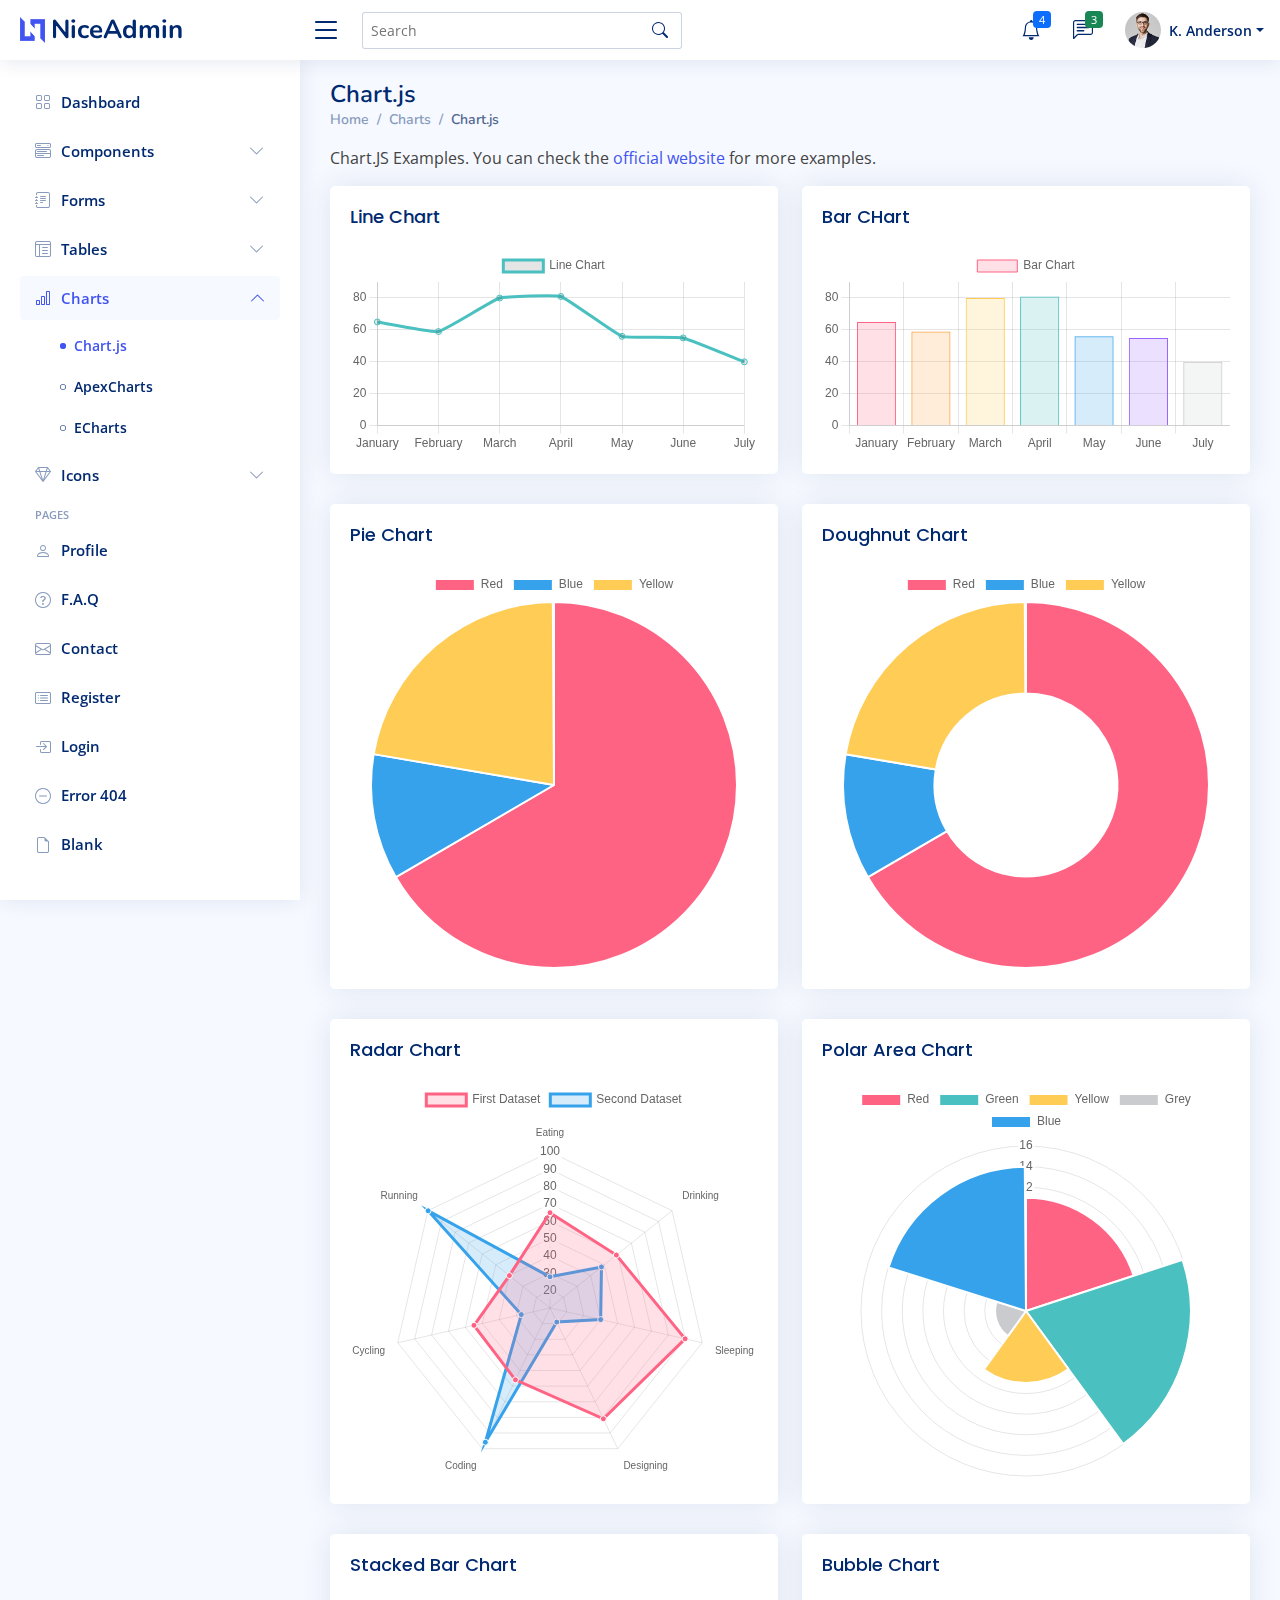
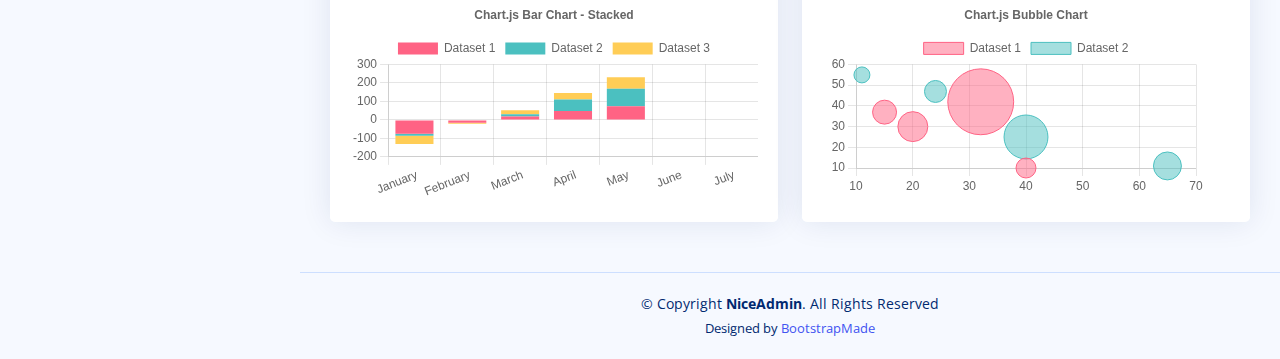
<file: NiceAdmin/charts-chartjs.html>
<!DOCTYPE html>
<html lang="en">

<head>
  <meta charset="utf-8">
  <meta content="width=device-width, initial-scale=1.0" name="viewport">

  <title>Charts / Chart.js - NiceAdmin Bootstrap Template</title>
  <meta content="" name="description">
  <meta content="" name="keywords">

  <!-- Favicons -->
  <link href="assets/img/favicon.png" rel="icon">
  <link href="assets/img/apple-touch-icon.png" rel="apple-touch-icon">

  <!-- Google Fonts -->
  <link href="https://fonts.gstatic.com" rel="preconnect">
  <link href="https://fonts.googleapis.com/css?family=Open+Sans:300,300i,400,400i,600,600i,700,700i|Nunito:300,300i,400,400i,600,600i,700,700i|Poppins:300,300i,400,400i,500,500i,600,600i,700,700i" rel="stylesheet">

  <!-- Vendor CSS Files -->
  <link href="assets/vendor/bootstrap/css/bootstrap.min.css" rel="stylesheet">
  <link href="assets/vendor/bootstrap-icons/bootstrap-icons.css" rel="stylesheet">
  <link href="assets/vendor/boxicons/css/boxicons.min.css" rel="stylesheet">
  <link href="assets/vendor/quill/quill.snow.css" rel="stylesheet">
  <link href="assets/vendor/quill/quill.bubble.css" rel="stylesheet">
  <link href="assets/vendor/remixicon/remixicon.css" rel="stylesheet">
  <link href="assets/vendor/simple-datatables/style.css" rel="stylesheet">

  <!-- Template Main CSS File -->
  <link href="assets/css/style.css" rel="stylesheet">

  <!-- =======================================================
  * Template Name: NiceAdmin - v2.2.2
  * Template URL: https://bootstrapmade.com/nice-admin-bootstrap-admin-html-template/
  * Author: BootstrapMade.com
  * License: https://bootstrapmade.com/license/
  ======================================================== -->
</head>

<body>

  <!-- ======= Header ======= -->
  <header id="header" class="header fixed-top d-flex align-items-center">

    <div class="d-flex align-items-center justify-content-between">
      <a href="index.html" class="logo d-flex align-items-center">
        <img src="assets/img/logo.png" alt="">
        <span class="d-none d-lg-block">NiceAdmin</span>
      </a>
      <i class="bi bi-list toggle-sidebar-btn"></i>
    </div><!-- End Logo -->

    <div class="search-bar">
      <form class="search-form d-flex align-items-center" method="POST" action="#">
        <input type="text" name="query" placeholder="Search" title="Enter search keyword">
        <button type="submit" title="Search"><i class="bi bi-search"></i></button>
      </form>
    </div><!-- End Search Bar -->

    <nav class="header-nav ms-auto">
      <ul class="d-flex align-items-center">

        <li class="nav-item d-block d-lg-none">
          <a class="nav-link nav-icon search-bar-toggle " href="#">
            <i class="bi bi-search"></i>
          </a>
        </li><!-- End Search Icon-->

        <li class="nav-item dropdown">

          <a class="nav-link nav-icon" href="#" data-bs-toggle="dropdown">
            <i class="bi bi-bell"></i>
            <span class="badge bg-primary badge-number">4</span>
          </a><!-- End Notification Icon -->

          <ul class="dropdown-menu dropdown-menu-end dropdown-menu-arrow notifications">
            <li class="dropdown-header">
              You have 4 new notifications
              <a href="#"><span class="badge rounded-pill bg-primary p-2 ms-2">View all</span></a>
            </li>
            <li>
              <hr class="dropdown-divider">
            </li>

            <li class="notification-item">
              <i class="bi bi-exclamation-circle text-warning"></i>
              <div>
                <h4>Lorem Ipsum</h4>
                <p>Quae dolorem earum veritatis oditseno</p>
                <p>30 min. ago</p>
              </div>
            </li>

            <li>
              <hr class="dropdown-divider">
            </li>

            <li class="notification-item">
              <i class="bi bi-x-circle text-danger"></i>
              <div>
                <h4>Atque rerum nesciunt</h4>
                <p>Quae dolorem earum veritatis oditseno</p>
                <p>1 hr. ago</p>
              </div>
            </li>

            <li>
              <hr class="dropdown-divider">
            </li>

            <li class="notification-item">
              <i class="bi bi-check-circle text-success"></i>
              <div>
                <h4>Sit rerum fuga</h4>
                <p>Quae dolorem earum veritatis oditseno</p>
                <p>2 hrs. ago</p>
              </div>
            </li>

            <li>
              <hr class="dropdown-divider">
            </li>

            <li class="notification-item">
              <i class="bi bi-info-circle text-primary"></i>
              <div>
                <h4>Dicta reprehenderit</h4>
                <p>Quae dolorem earum veritatis oditseno</p>
                <p>4 hrs. ago</p>
              </div>
            </li>

            <li>
              <hr class="dropdown-divider">
            </li>
            <li class="dropdown-footer">
              <a href="#">Show all notifications</a>
            </li>

          </ul><!-- End Notification Dropdown Items -->

        </li><!-- End Notification Nav -->

        <li class="nav-item dropdown">

          <a class="nav-link nav-icon" href="#" data-bs-toggle="dropdown">
            <i class="bi bi-chat-left-text"></i>
            <span class="badge bg-success badge-number">3</span>
          </a><!-- End Messages Icon -->

          <ul class="dropdown-menu dropdown-menu-end dropdown-menu-arrow messages">
            <li class="dropdown-header">
              You have 3 new messages
              <a href="#"><span class="badge rounded-pill bg-primary p-2 ms-2">View all</span></a>
            </li>
            <li>
              <hr class="dropdown-divider">
            </li>

            <li class="message-item">
              <a href="#">
                <img src="assets/img/messages-1.jpg" alt="" class="rounded-circle">
                <div>
                  <h4>Maria Hudson</h4>
                  <p>Velit asperiores et ducimus soluta repudiandae labore officia est ut...</p>
                  <p>4 hrs. ago</p>
                </div>
              </a>
            </li>
            <li>
              <hr class="dropdown-divider">
            </li>

            <li class="message-item">
              <a href="#">
                <img src="assets/img/messages-2.jpg" alt="" class="rounded-circle">
                <div>
                  <h4>Anna Nelson</h4>
                  <p>Velit asperiores et ducimus soluta repudiandae labore officia est ut...</p>
                  <p>6 hrs. ago</p>
                </div>
              </a>
            </li>
            <li>
              <hr class="dropdown-divider">
            </li>

            <li class="message-item">
              <a href="#">
                <img src="assets/img/messages-3.jpg" alt="" class="rounded-circle">
                <div>
                  <h4>David Muldon</h4>
                  <p>Velit asperiores et ducimus soluta repudiandae labore officia est ut...</p>
                  <p>8 hrs. ago</p>
                </div>
              </a>
            </li>
            <li>
              <hr class="dropdown-divider">
            </li>

            <li class="dropdown-footer">
              <a href="#">Show all messages</a>
            </li>

          </ul><!-- End Messages Dropdown Items -->

        </li><!-- End Messages Nav -->

        <li class="nav-item dropdown pe-3">

          <a class="nav-link nav-profile d-flex align-items-center pe-0" href="#" data-bs-toggle="dropdown">
            <img src="assets/img/profile-img.jpg" alt="Profile" class="rounded-circle">
            <span class="d-none d-md-block dropdown-toggle ps-2">K. Anderson</span>
          </a><!-- End Profile Iamge Icon -->

          <ul class="dropdown-menu dropdown-menu-end dropdown-menu-arrow profile">
            <li class="dropdown-header">
              <h6>Kevin Anderson</h6>
              <span>Web Designer</span>
            </li>
            <li>
              <hr class="dropdown-divider">
            </li>

            <li>
              <a class="dropdown-item d-flex align-items-center" href="users-profile.html">
                <i class="bi bi-person"></i>
                <span>My Profile</span>
              </a>
            </li>
            <li>
              <hr class="dropdown-divider">
            </li>

            <li>
              <a class="dropdown-item d-flex align-items-center" href="users-profile.html">
                <i class="bi bi-gear"></i>
                <span>Account Settings</span>
              </a>
            </li>
            <li>
              <hr class="dropdown-divider">
            </li>

            <li>
              <a class="dropdown-item d-flex align-items-center" href="pages-faq.html">
                <i class="bi bi-question-circle"></i>
                <span>Need Help?</span>
              </a>
            </li>
            <li>
              <hr class="dropdown-divider">
            </li>

            <li>
              <a class="dropdown-item d-flex align-items-center" href="#">
                <i class="bi bi-box-arrow-right"></i>
                <span>Sign Out</span>
              </a>
            </li>

          </ul><!-- End Profile Dropdown Items -->
        </li><!-- End Profile Nav -->

      </ul>
    </nav><!-- End Icons Navigation -->

  </header><!-- End Header -->

  <!-- ======= Sidebar ======= -->
  <aside id="sidebar" class="sidebar">

    <ul class="sidebar-nav" id="sidebar-nav">

      <li class="nav-item">
        <a class="nav-link collapsed" href="index.html">
          <i class="bi bi-grid"></i>
          <span>Dashboard</span>
        </a>
      </li><!-- End Dashboard Nav -->

      <li class="nav-item">
        <a class="nav-link collapsed" data-bs-target="#components-nav" data-bs-toggle="collapse" href="#">
          <i class="bi bi-menu-button-wide"></i><span>Components</span><i class="bi bi-chevron-down ms-auto"></i>
        </a>
        <ul id="components-nav" class="nav-content collapse " data-bs-parent="#sidebar-nav">
          <li>
            <a href="components-alerts.html">
              <i class="bi bi-circle"></i><span>Alerts</span>
            </a>
          </li>
          <li>
            <a href="components-accordion.html">
              <i class="bi bi-circle"></i><span>Accordion</span>
            </a>
          </li>
          <li>
            <a href="components-badges.html">
              <i class="bi bi-circle"></i><span>Badges</span>
            </a>
          </li>
          <li>
            <a href="components-breadcrumbs.html">
              <i class="bi bi-circle"></i><span>Breadcrumbs</span>
            </a>
          </li>
          <li>
            <a href="components-buttons.html">
              <i class="bi bi-circle"></i><span>Buttons</span>
            </a>
          </li>
          <li>
            <a href="components-cards.html">
              <i class="bi bi-circle"></i><span>Cards</span>
            </a>
          </li>
          <li>
            <a href="components-carousel.html">
              <i class="bi bi-circle"></i><span>Carousel</span>
            </a>
          </li>
          <li>
            <a href="components-list-group.html">
              <i class="bi bi-circle"></i><span>List group</span>
            </a>
          </li>
          <li>
            <a href="components-modal.html">
              <i class="bi bi-circle"></i><span>Modal</span>
            </a>
          </li>
          <li>
            <a href="components-tabs.html">
              <i class="bi bi-circle"></i><span>Tabs</span>
            </a>
          </li>
          <li>
            <a href="components-pagination.html">
              <i class="bi bi-circle"></i><span>Pagination</span>
            </a>
          </li>
          <li>
            <a href="components-progress.html">
              <i class="bi bi-circle"></i><span>Progress</span>
            </a>
          </li>
          <li>
            <a href="components-spinners.html">
              <i class="bi bi-circle"></i><span>Spinners</span>
            </a>
          </li>
          <li>
            <a href="components-tooltips.html">
              <i class="bi bi-circle"></i><span>Tooltips</span>
            </a>
          </li>
        </ul>
      </li><!-- End Components Nav -->

      <li class="nav-item">
        <a class="nav-link collapsed" data-bs-target="#forms-nav" data-bs-toggle="collapse" href="#">
          <i class="bi bi-journal-text"></i><span>Forms</span><i class="bi bi-chevron-down ms-auto"></i>
        </a>
        <ul id="forms-nav" class="nav-content collapse " data-bs-parent="#sidebar-nav">
          <li>
            <a href="forms-elements.html">
              <i class="bi bi-circle"></i><span>Form Elements</span>
            </a>
          </li>
          <li>
            <a href="forms-layouts.html">
              <i class="bi bi-circle"></i><span>Form Layouts</span>
            </a>
          </li>
          <li>
            <a href="forms-editors.html">
              <i class="bi bi-circle"></i><span>Form Editors</span>
            </a>
          </li>
          <li>
            <a href="forms-validation.html">
              <i class="bi bi-circle"></i><span>Form Validation</span>
            </a>
          </li>
        </ul>
      </li><!-- End Forms Nav -->

      <li class="nav-item">
        <a class="nav-link collapsed" data-bs-target="#tables-nav" data-bs-toggle="collapse" href="#">
          <i class="bi bi-layout-text-window-reverse"></i><span>Tables</span><i class="bi bi-chevron-down ms-auto"></i>
        </a>
        <ul id="tables-nav" class="nav-content collapse " data-bs-parent="#sidebar-nav">
          <li>
            <a href="tables-general.html">
              <i class="bi bi-circle"></i><span>General Tables</span>
            </a>
          </li>
          <li>
            <a href="tables-data.html">
              <i class="bi bi-circle"></i><span>Data Tables</span>
            </a>
          </li>
        </ul>
      </li><!-- End Tables Nav -->

      <li class="nav-item">
        <a class="nav-link " data-bs-target="#charts-nav" data-bs-toggle="collapse" href="#">
          <i class="bi bi-bar-chart"></i><span>Charts</span><i class="bi bi-chevron-down ms-auto"></i>
        </a>
        <ul id="charts-nav" class="nav-content collapse show" data-bs-parent="#sidebar-nav">
          <li>
            <a href="charts-chartjs.html" class="active">
              <i class="bi bi-circle"></i><span>Chart.js</span>
            </a>
          </li>
          <li>
            <a href="charts-apexcharts.html">
              <i class="bi bi-circle"></i><span>ApexCharts</span>
            </a>
          </li>
          <li>
            <a href="charts-echarts.html">
              <i class="bi bi-circle"></i><span>ECharts</span>
            </a>
          </li>
        </ul>
      </li><!-- End Charts Nav -->

      <li class="nav-item">
        <a class="nav-link collapsed" data-bs-target="#icons-nav" data-bs-toggle="collapse" href="#">
          <i class="bi bi-gem"></i><span>Icons</span><i class="bi bi-chevron-down ms-auto"></i>
        </a>
        <ul id="icons-nav" class="nav-content collapse " data-bs-parent="#sidebar-nav">
          <li>
            <a href="icons-bootstrap.html">
              <i class="bi bi-circle"></i><span>Bootstrap Icons</span>
            </a>
          </li>
          <li>
            <a href="icons-remix.html">
              <i class="bi bi-circle"></i><span>Remix Icons</span>
            </a>
          </li>
          <li>
            <a href="icons-boxicons.html">
              <i class="bi bi-circle"></i><span>Boxicons</span>
            </a>
          </li>
        </ul>
      </li><!-- End Icons Nav -->

      <li class="nav-heading">Pages</li>

      <li class="nav-item">
        <a class="nav-link collapsed" href="users-profile.html">
          <i class="bi bi-person"></i>
          <span>Profile</span>
        </a>
      </li><!-- End Profile Page Nav -->

      <li class="nav-item">
        <a class="nav-link collapsed" href="pages-faq.html">
          <i class="bi bi-question-circle"></i>
          <span>F.A.Q</span>
        </a>
      </li><!-- End F.A.Q Page Nav -->

      <li class="nav-item">
        <a class="nav-link collapsed" href="pages-contact.html">
          <i class="bi bi-envelope"></i>
          <span>Contact</span>
        </a>
      </li><!-- End Contact Page Nav -->

      <li class="nav-item">
        <a class="nav-link collapsed" href="pages-register.html">
          <i class="bi bi-card-list"></i>
          <span>Register</span>
        </a>
      </li><!-- End Register Page Nav -->

      <li class="nav-item">
        <a class="nav-link collapsed" href="pages-login.html">
          <i class="bi bi-box-arrow-in-right"></i>
          <span>Login</span>
        </a>
      </li><!-- End Login Page Nav -->

      <li class="nav-item">
        <a class="nav-link collapsed" href="pages-error-404.html">
          <i class="bi bi-dash-circle"></i>
          <span>Error 404</span>
        </a>
      </li><!-- End Error 404 Page Nav -->

      <li class="nav-item">
        <a class="nav-link collapsed" href="pages-blank.html">
          <i class="bi bi-file-earmark"></i>
          <span>Blank</span>
        </a>
      </li><!-- End Blank Page Nav -->

    </ul>

  </aside><!-- End Sidebar-->

  <main id="main" class="main">

    <div class="pagetitle">
      <h1>Chart.js</h1>
      <nav>
        <ol class="breadcrumb">
          <li class="breadcrumb-item"><a href="index.html">Home</a></li>
          <li class="breadcrumb-item">Charts</li>
          <li class="breadcrumb-item active">Chart.js</li>
        </ol>
      </nav>
    </div><!-- End Page Title -->

    <p>Chart.JS Examples. You can check the <a href="https://www.chartjs.org/docs/latest/samples/" target="_blank">official website</a> for more examples.</p>

    <section class="section">
      <div class="row">

        <div class="col-lg-6">
          <div class="card">
            <div class="card-body">
              <h5 class="card-title">Line Chart</h5>

              <!-- Line Chart -->
              <canvas id="lineChart" style="max-height: 400px;"></canvas>
              <script>
                document.addEventListener("DOMContentLoaded", () => {
                  new Chart(document.querySelector('#lineChart'), {
                    type: 'line',
                    data: {
                      labels: ['January', 'February', 'March', 'April', 'May', 'June', 'July'],
                      datasets: [{
                        label: 'Line Chart',
                        data: [65, 59, 80, 81, 56, 55, 40],
                        fill: false,
                        borderColor: 'rgb(75, 192, 192)',
                        tension: 0.1
                      }]
                    },
                    options: {
                      scales: {
                        y: {
                          beginAtZero: true
                        }
                      }
                    }
                  });
                });
              </script>
              <!-- End Line CHart -->

            </div>
          </div>
        </div>

        <div class="col-lg-6">
          <div class="card">
            <div class="card-body">
              <h5 class="card-title">Bar CHart</h5>

              <!-- Bar Chart -->
              <canvas id="barChart" style="max-height: 400px;"></canvas>
              <script>
                document.addEventListener("DOMContentLoaded", () => {
                  new Chart(document.querySelector('#barChart'), {
                    type: 'bar',
                    data: {
                      labels: ['January', 'February', 'March', 'April', 'May', 'June', 'July'],
                      datasets: [{
                        label: 'Bar Chart',
                        data: [65, 59, 80, 81, 56, 55, 40],
                        backgroundColor: [
                          'rgba(255, 99, 132, 0.2)',
                          'rgba(255, 159, 64, 0.2)',
                          'rgba(255, 205, 86, 0.2)',
                          'rgba(75, 192, 192, 0.2)',
                          'rgba(54, 162, 235, 0.2)',
                          'rgba(153, 102, 255, 0.2)',
                          'rgba(201, 203, 207, 0.2)'
                        ],
                        borderColor: [
                          'rgb(255, 99, 132)',
                          'rgb(255, 159, 64)',
                          'rgb(255, 205, 86)',
                          'rgb(75, 192, 192)',
                          'rgb(54, 162, 235)',
                          'rgb(153, 102, 255)',
                          'rgb(201, 203, 207)'
                        ],
                        borderWidth: 1
                      }]
                    },
                    options: {
                      scales: {
                        y: {
                          beginAtZero: true
                        }
                      }
                    }
                  });
                });
              </script>
              <!-- End Bar CHart -->

            </div>
          </div>
        </div>

        <div class="col-lg-6">
          <div class="card">
            <div class="card-body">
              <h5 class="card-title">Pie Chart</h5>

              <!-- Pie Chart -->
              <canvas id="pieChart" style="max-height: 400px;"></canvas>
              <script>
                document.addEventListener("DOMContentLoaded", () => {
                  new Chart(document.querySelector('#pieChart'), {
                    type: 'pie',
                    data: {
                      labels: [
                        'Red',
                        'Blue',
                        'Yellow'
                      ],
                      datasets: [{
                        label: 'My First Dataset',
                        data: [300, 50, 100],
                        backgroundColor: [
                          'rgb(255, 99, 132)',
                          'rgb(54, 162, 235)',
                          'rgb(255, 205, 86)'
                        ],
                        hoverOffset: 4
                      }]
                    }
                  });
                });
              </script>
              <!-- End Pie CHart -->

            </div>
          </div>
        </div>

        <div class="col-lg-6">
          <div class="card">
            <div class="card-body">
              <h5 class="card-title">Doughnut Chart</h5>

              <!-- Doughnut Chart -->
              <canvas id="doughnutChart" style="max-height: 400px;"></canvas>
              <script>
                document.addEventListener("DOMContentLoaded", () => {
                  new Chart(document.querySelector('#doughnutChart'), {
                    type: 'doughnut',
                    data: {
                      labels: [
                        'Red',
                        'Blue',
                        'Yellow'
                      ],
                      datasets: [{
                        label: 'My First Dataset',
                        data: [300, 50, 100],
                        backgroundColor: [
                          'rgb(255, 99, 132)',
                          'rgb(54, 162, 235)',
                          'rgb(255, 205, 86)'
                        ],
                        hoverOffset: 4
                      }]
                    }
                  });
                });
              </script>
              <!-- End Doughnut CHart -->

            </div>
          </div>
        </div>

        <div class="col-lg-6">
          <div class="card">
            <div class="card-body">
              <h5 class="card-title">Radar Chart</h5>

              <!-- Radar Chart -->
              <canvas id="radarChart" style="max-height: 400px;"></canvas>
              <script>
                document.addEventListener("DOMContentLoaded", () => {
                  new Chart(document.querySelector('#radarChart'), {
                    type: 'radar',
                    data: {
                      labels: [
                        'Eating',
                        'Drinking',
                        'Sleeping',
                        'Designing',
                        'Coding',
                        'Cycling',
                        'Running'
                      ],
                      datasets: [{
                        label: 'First Dataset',
                        data: [65, 59, 90, 81, 56, 55, 40],
                        fill: true,
                        backgroundColor: 'rgba(255, 99, 132, 0.2)',
                        borderColor: 'rgb(255, 99, 132)',
                        pointBackgroundColor: 'rgb(255, 99, 132)',
                        pointBorderColor: '#fff',
                        pointHoverBackgroundColor: '#fff',
                        pointHoverBorderColor: 'rgb(255, 99, 132)'
                      }, {
                        label: 'Second Dataset',
                        data: [28, 48, 40, 19, 96, 27, 100],
                        fill: true,
                        backgroundColor: 'rgba(54, 162, 235, 0.2)',
                        borderColor: 'rgb(54, 162, 235)',
                        pointBackgroundColor: 'rgb(54, 162, 235)',
                        pointBorderColor: '#fff',
                        pointHoverBackgroundColor: '#fff',
                        pointHoverBorderColor: 'rgb(54, 162, 235)'
                      }]
                    },
                    options: {
                      elements: {
                        line: {
                          borderWidth: 3
                        }
                      }
                    }
                  });
                });
              </script>
              <!-- End Radar CHart -->

            </div>
          </div>
        </div>

        <div class="col-lg-6">
          <div class="card">
            <div class="card-body">
              <h5 class="card-title">Polar Area Chart</h5>

              <!-- Polar Area Chart -->
              <canvas id="polarAreaChart" style="max-height: 400px;"></canvas>
              <script>
                document.addEventListener("DOMContentLoaded", () => {
                  new Chart(document.querySelector('#polarAreaChart'), {
                    type: 'polarArea',
                    data: {
                      labels: [
                        'Red',
                        'Green',
                        'Yellow',
                        'Grey',
                        'Blue'
                      ],
                      datasets: [{
                        label: 'My First Dataset',
                        data: [11, 16, 7, 3, 14],
                        backgroundColor: [
                          'rgb(255, 99, 132)',
                          'rgb(75, 192, 192)',
                          'rgb(255, 205, 86)',
                          'rgb(201, 203, 207)',
                          'rgb(54, 162, 235)'
                        ]
                      }]
                    }
                  });
                });
              </script>
              <!-- End Polar Area Chart -->

            </div>
          </div>
        </div>

        <div class="col-lg-6">
          <div class="card">
            <div class="card-body">
              <h5 class="card-title">Stacked Bar Chart</h5>

              <!-- Stacked Bar Chart -->
              <canvas id="stakedBarChart" style="max-height: 400px;"></canvas>
              <script>
                document.addEventListener("DOMContentLoaded", () => {
                  new Chart(document.querySelector('#stakedBarChart'), {
                    type: 'bar',
                    data: {
                      labels: ['January', 'February', 'March', 'April', 'May', 'June', 'July'],
                      datasets: [{
                          label: 'Dataset 1',
                          data: [-75, -15, 18, 48, 74],
                          backgroundColor: 'rgb(255, 99, 132)',
                        },
                        {
                          label: 'Dataset 2',
                          data: [-11, -1, 12, 62, 95],
                          backgroundColor: 'rgb(75, 192, 192)',
                        },
                        {
                          label: 'Dataset 3',
                          data: [-44, -5, 22, 35, 62],
                          backgroundColor: 'rgb(255, 205, 86)',
                        },
                      ]
                    },
                    options: {
                      plugins: {
                        title: {
                          display: true,
                          text: 'Chart.js Bar Chart - Stacked'
                        },
                      },
                      responsive: true,
                      scales: {
                        x: {
                          stacked: true,
                        },
                        y: {
                          stacked: true
                        }
                      }
                    }
                  });
                });
              </script>
              <!-- End Stacked Bar Chart -->

            </div>
          </div>
        </div>

        <div class="col-lg-6">
          <div class="card">
            <div class="card-body">
              <h5 class="card-title">Bubble Chart</h5>

              <!-- Bubble Chart -->
              <canvas id="bubbleChart" style="max-height: 400px;"></canvas>
              <script>
                document.addEventListener("DOMContentLoaded", () => {
                  new Chart(document.querySelector('#bubbleChart'), {
                    type: 'bubble',
                    data: {
                      labels: ['January', 'February', 'March', 'April', 'May', 'June', 'July'],
                      datasets: [{
                          label: 'Dataset 1',
                          data: [{
                              x: 20,
                              y: 30,
                              r: 15
                            },
                            {
                              x: 40,
                              y: 10,
                              r: 10
                            },
                            {
                              x: 15,
                              y: 37,
                              r: 12
                            },
                            {
                              x: 32,
                              y: 42,
                              r: 33
                            }
                          ],
                          borderColor: 'rgb(255, 99, 132)',
                          backgroundColor: 'rgba(255, 99, 132, 0.5)'
                        },
                        {
                          label: 'Dataset 2',
                          data: [{
                              x: 40,
                              y: 25,
                              r: 22
                            },
                            {
                              x: 24,
                              y: 47,
                              r: 11
                            },
                            {
                              x: 65,
                              y: 11,
                              r: 14
                            },
                            {
                              x: 11,
                              y: 55,
                              r: 8
                            }
                          ],
                          borderColor: 'rgb(75, 192, 192)',
                          backgroundColor: 'rgba(75, 192, 192, 0.5)'
                        }
                      ]
                    },
                    options: {
                      responsive: true,
                      plugins: {
                        legend: {
                          position: 'top',
                        },
                        title: {
                          display: true,
                          text: 'Chart.js Bubble Chart'
                        }
                      }
                    }
                  });
                });
              </script>
              <!-- End Bubble Chart -->

            </div>
          </div>
        </div>

      </div>
    </section>

  </main><!-- End #main -->

  <!-- ======= Footer ======= -->
  <footer id="footer" class="footer">
    <div class="copyright">
      &copy; Copyright <strong><span>NiceAdmin</span></strong>. All Rights Reserved
    </div>
    <div class="credits">
      <!-- All the links in the footer should remain intact. -->
      <!-- You can delete the links only if you purchased the pro version. -->
      <!-- Licensing information: https://bootstrapmade.com/license/ -->
      <!-- Purchase the pro version with working PHP/AJAX contact form: https://bootstrapmade.com/nice-admin-bootstrap-admin-html-template/ -->
      Designed by <a href="https://bootstrapmade.com/">BootstrapMade</a>
    </div>
  </footer><!-- End Footer -->

  <a href="#" class="back-to-top d-flex align-items-center justify-content-center"><i class="bi bi-arrow-up-short"></i></a>

  <!-- Vendor JS Files -->
  <script src="assets/vendor/apexcharts/apexcharts.min.js"></script>
  <script src="assets/vendor/bootstrap/js/bootstrap.bundle.min.js"></script>
  <script src="assets/vendor/chart.js/chart.min.js"></script>
  <script src="assets/vendor/echarts/echarts.min.js"></script>
  <script src="assets/vendor/quill/quill.min.js"></script>
  <script src="assets/vendor/simple-datatables/simple-datatables.js"></script>
  <script src="assets/vendor/tinymce/tinymce.min.js"></script>
  <script src="assets/vendor/php-email-form/validate.js"></script>

  <!-- Template Main JS File -->
  <script src="assets/js/main.js"></script>

</body>

</html>
</file>
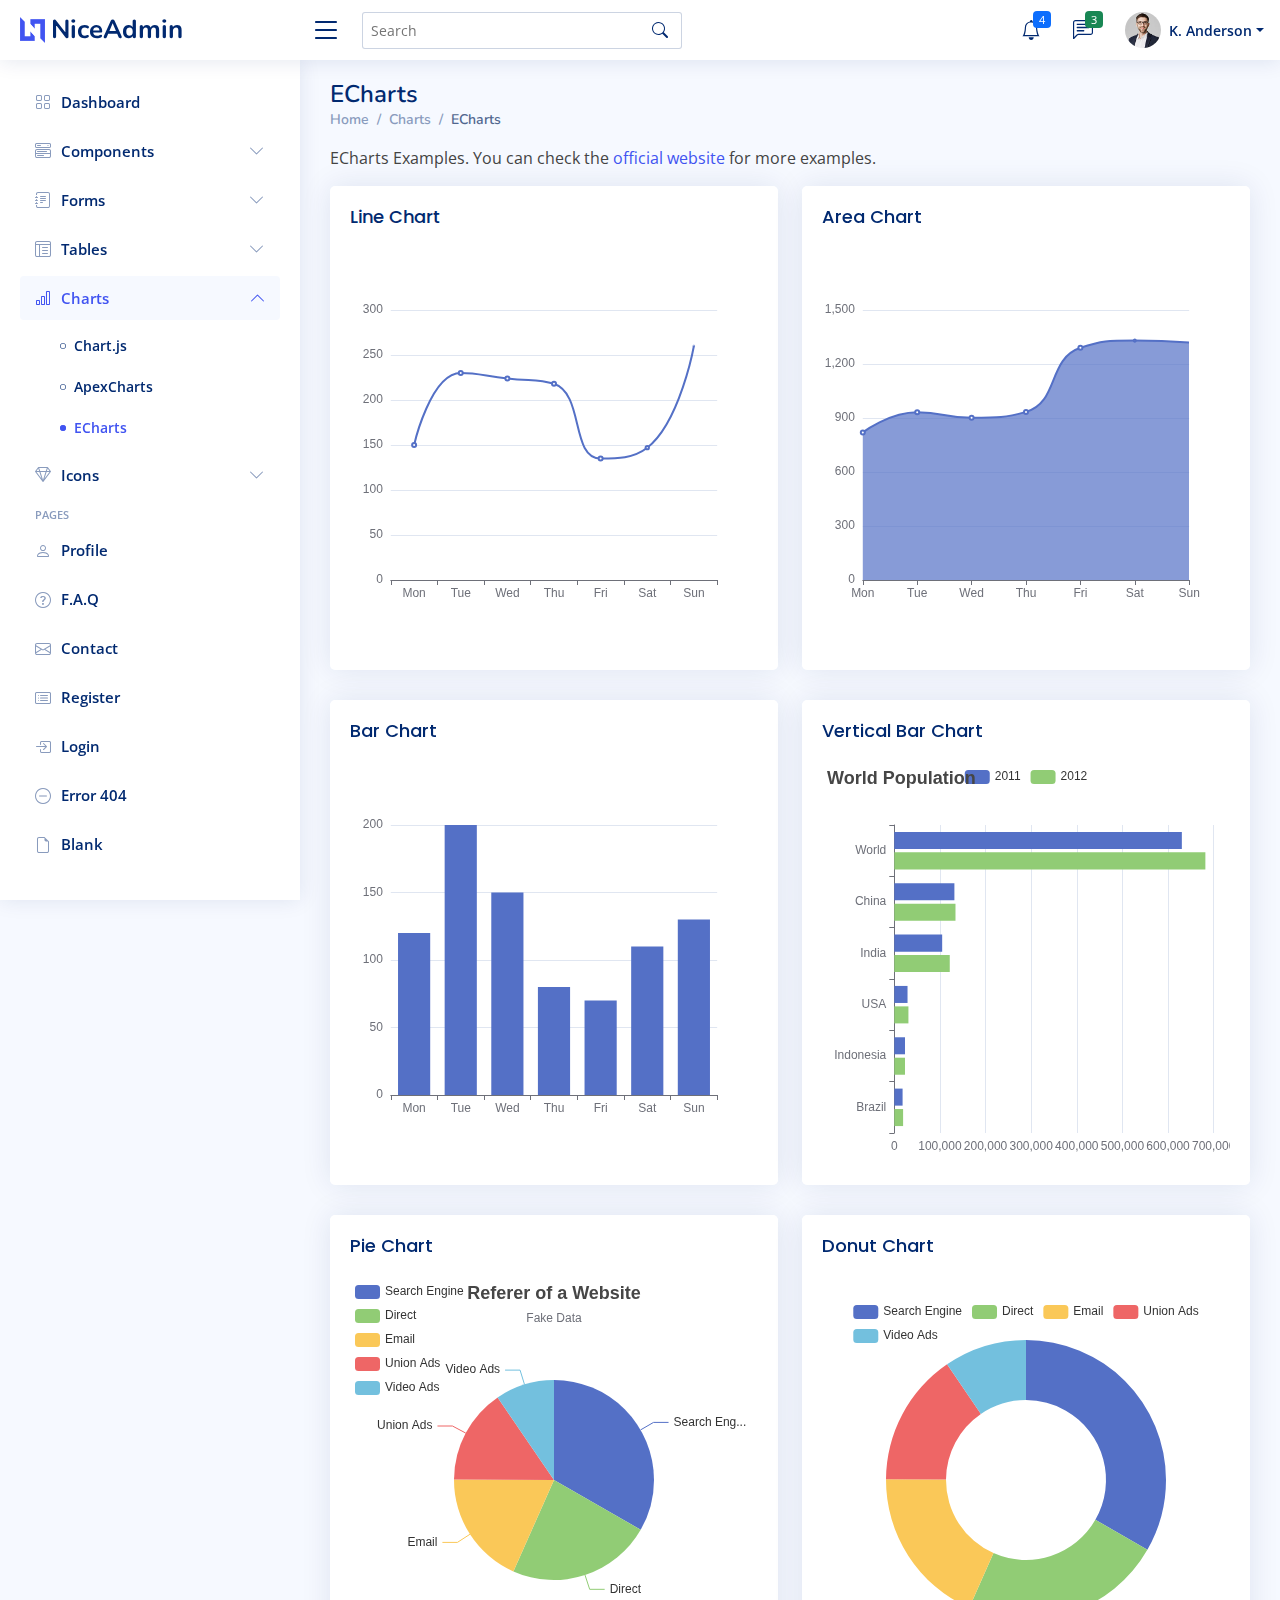
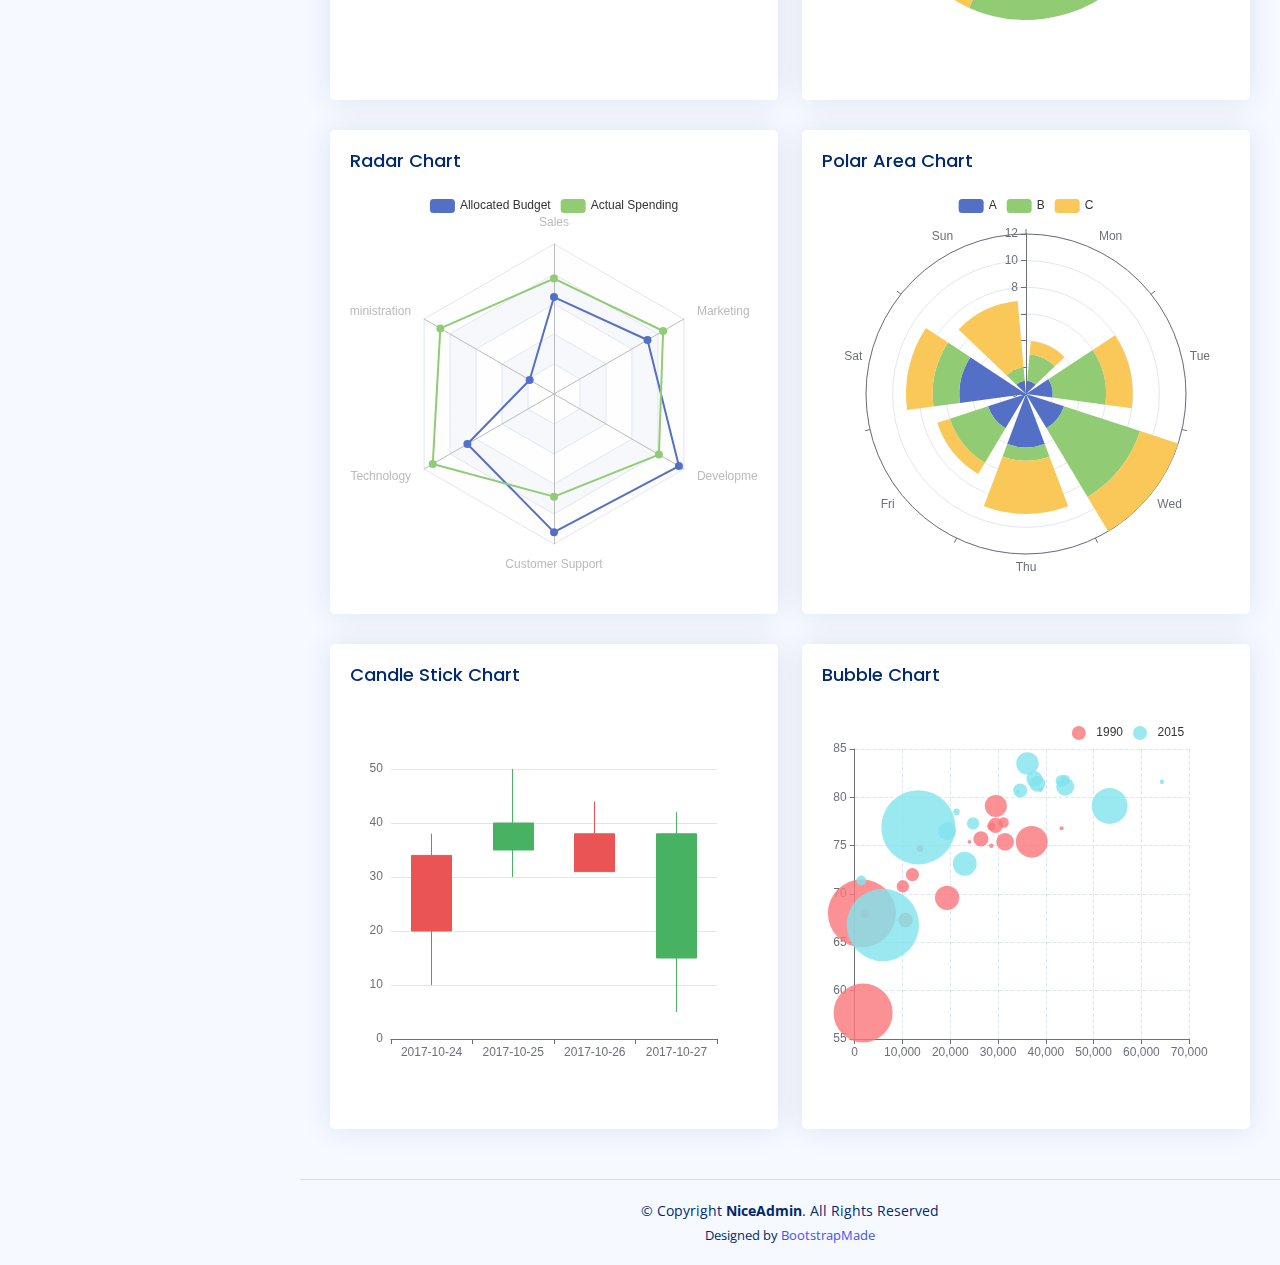
<file: NiceAdmin/charts-echarts.html>
<!DOCTYPE html>
<html lang="en">

<head>
  <meta charset="utf-8">
  <meta content="width=device-width, initial-scale=1.0" name="viewport">

  <title>Charts / ECharts - NiceAdmin Bootstrap Template</title>
  <meta content="" name="description">
  <meta content="" name="keywords">

  <!-- Favicons -->
  <link href="assets/img/favicon.png" rel="icon">
  <link href="assets/img/apple-touch-icon.png" rel="apple-touch-icon">

  <!-- Google Fonts -->
  <link href="https://fonts.gstatic.com" rel="preconnect">
  <link href="https://fonts.googleapis.com/css?family=Open+Sans:300,300i,400,400i,600,600i,700,700i|Nunito:300,300i,400,400i,600,600i,700,700i|Poppins:300,300i,400,400i,500,500i,600,600i,700,700i" rel="stylesheet">

  <!-- Vendor CSS Files -->
  <link href="assets/vendor/bootstrap/css/bootstrap.min.css" rel="stylesheet">
  <link href="assets/vendor/bootstrap-icons/bootstrap-icons.css" rel="stylesheet">
  <link href="assets/vendor/boxicons/css/boxicons.min.css" rel="stylesheet">
  <link href="assets/vendor/quill/quill.snow.css" rel="stylesheet">
  <link href="assets/vendor/quill/quill.bubble.css" rel="stylesheet">
  <link href="assets/vendor/remixicon/remixicon.css" rel="stylesheet">
  <link href="assets/vendor/simple-datatables/style.css" rel="stylesheet">

  <!-- Template Main CSS File -->
  <link href="assets/css/style.css" rel="stylesheet">

  <!-- =======================================================
  * Template Name: NiceAdmin - v2.2.2
  * Template URL: https://bootstrapmade.com/nice-admin-bootstrap-admin-html-template/
  * Author: BootstrapMade.com
  * License: https://bootstrapmade.com/license/
  ======================================================== -->
</head>

<body>

  <!-- ======= Header ======= -->
  <header id="header" class="header fixed-top d-flex align-items-center">

    <div class="d-flex align-items-center justify-content-between">
      <a href="index.html" class="logo d-flex align-items-center">
        <img src="assets/img/logo.png" alt="">
        <span class="d-none d-lg-block">NiceAdmin</span>
      </a>
      <i class="bi bi-list toggle-sidebar-btn"></i>
    </div><!-- End Logo -->

    <div class="search-bar">
      <form class="search-form d-flex align-items-center" method="POST" action="#">
        <input type="text" name="query" placeholder="Search" title="Enter search keyword">
        <button type="submit" title="Search"><i class="bi bi-search"></i></button>
      </form>
    </div><!-- End Search Bar -->

    <nav class="header-nav ms-auto">
      <ul class="d-flex align-items-center">

        <li class="nav-item d-block d-lg-none">
          <a class="nav-link nav-icon search-bar-toggle " href="#">
            <i class="bi bi-search"></i>
          </a>
        </li><!-- End Search Icon-->

        <li class="nav-item dropdown">

          <a class="nav-link nav-icon" href="#" data-bs-toggle="dropdown">
            <i class="bi bi-bell"></i>
            <span class="badge bg-primary badge-number">4</span>
          </a><!-- End Notification Icon -->

          <ul class="dropdown-menu dropdown-menu-end dropdown-menu-arrow notifications">
            <li class="dropdown-header">
              You have 4 new notifications
              <a href="#"><span class="badge rounded-pill bg-primary p-2 ms-2">View all</span></a>
            </li>
            <li>
              <hr class="dropdown-divider">
            </li>

            <li class="notification-item">
              <i class="bi bi-exclamation-circle text-warning"></i>
              <div>
                <h4>Lorem Ipsum</h4>
                <p>Quae dolorem earum veritatis oditseno</p>
                <p>30 min. ago</p>
              </div>
            </li>

            <li>
              <hr class="dropdown-divider">
            </li>

            <li class="notification-item">
              <i class="bi bi-x-circle text-danger"></i>
              <div>
                <h4>Atque rerum nesciunt</h4>
                <p>Quae dolorem earum veritatis oditseno</p>
                <p>1 hr. ago</p>
              </div>
            </li>

            <li>
              <hr class="dropdown-divider">
            </li>

            <li class="notification-item">
              <i class="bi bi-check-circle text-success"></i>
              <div>
                <h4>Sit rerum fuga</h4>
                <p>Quae dolorem earum veritatis oditseno</p>
                <p>2 hrs. ago</p>
              </div>
            </li>

            <li>
              <hr class="dropdown-divider">
            </li>

            <li class="notification-item">
              <i class="bi bi-info-circle text-primary"></i>
              <div>
                <h4>Dicta reprehenderit</h4>
                <p>Quae dolorem earum veritatis oditseno</p>
                <p>4 hrs. ago</p>
              </div>
            </li>

            <li>
              <hr class="dropdown-divider">
            </li>
            <li class="dropdown-footer">
              <a href="#">Show all notifications</a>
            </li>

          </ul><!-- End Notification Dropdown Items -->

        </li><!-- End Notification Nav -->

        <li class="nav-item dropdown">

          <a class="nav-link nav-icon" href="#" data-bs-toggle="dropdown">
            <i class="bi bi-chat-left-text"></i>
            <span class="badge bg-success badge-number">3</span>
          </a><!-- End Messages Icon -->

          <ul class="dropdown-menu dropdown-menu-end dropdown-menu-arrow messages">
            <li class="dropdown-header">
              You have 3 new messages
              <a href="#"><span class="badge rounded-pill bg-primary p-2 ms-2">View all</span></a>
            </li>
            <li>
              <hr class="dropdown-divider">
            </li>

            <li class="message-item">
              <a href="#">
                <img src="assets/img/messages-1.jpg" alt="" class="rounded-circle">
                <div>
                  <h4>Maria Hudson</h4>
                  <p>Velit asperiores et ducimus soluta repudiandae labore officia est ut...</p>
                  <p>4 hrs. ago</p>
                </div>
              </a>
            </li>
            <li>
              <hr class="dropdown-divider">
            </li>

            <li class="message-item">
              <a href="#">
                <img src="assets/img/messages-2.jpg" alt="" class="rounded-circle">
                <div>
                  <h4>Anna Nelson</h4>
                  <p>Velit asperiores et ducimus soluta repudiandae labore officia est ut...</p>
                  <p>6 hrs. ago</p>
                </div>
              </a>
            </li>
            <li>
              <hr class="dropdown-divider">
            </li>

            <li class="message-item">
              <a href="#">
                <img src="assets/img/messages-3.jpg" alt="" class="rounded-circle">
                <div>
                  <h4>David Muldon</h4>
                  <p>Velit asperiores et ducimus soluta repudiandae labore officia est ut...</p>
                  <p>8 hrs. ago</p>
                </div>
              </a>
            </li>
            <li>
              <hr class="dropdown-divider">
            </li>

            <li class="dropdown-footer">
              <a href="#">Show all messages</a>
            </li>

          </ul><!-- End Messages Dropdown Items -->

        </li><!-- End Messages Nav -->

        <li class="nav-item dropdown pe-3">

          <a class="nav-link nav-profile d-flex align-items-center pe-0" href="#" data-bs-toggle="dropdown">
            <img src="assets/img/profile-img.jpg" alt="Profile" class="rounded-circle">
            <span class="d-none d-md-block dropdown-toggle ps-2">K. Anderson</span>
          </a><!-- End Profile Iamge Icon -->

          <ul class="dropdown-menu dropdown-menu-end dropdown-menu-arrow profile">
            <li class="dropdown-header">
              <h6>Kevin Anderson</h6>
              <span>Web Designer</span>
            </li>
            <li>
              <hr class="dropdown-divider">
            </li>

            <li>
              <a class="dropdown-item d-flex align-items-center" href="users-profile.html">
                <i class="bi bi-person"></i>
                <span>My Profile</span>
              </a>
            </li>
            <li>
              <hr class="dropdown-divider">
            </li>

            <li>
              <a class="dropdown-item d-flex align-items-center" href="users-profile.html">
                <i class="bi bi-gear"></i>
                <span>Account Settings</span>
              </a>
            </li>
            <li>
              <hr class="dropdown-divider">
            </li>

            <li>
              <a class="dropdown-item d-flex align-items-center" href="pages-faq.html">
                <i class="bi bi-question-circle"></i>
                <span>Need Help?</span>
              </a>
            </li>
            <li>
              <hr class="dropdown-divider">
            </li>

            <li>
              <a class="dropdown-item d-flex align-items-center" href="#">
                <i class="bi bi-box-arrow-right"></i>
                <span>Sign Out</span>
              </a>
            </li>

          </ul><!-- End Profile Dropdown Items -->
        </li><!-- End Profile Nav -->

      </ul>
    </nav><!-- End Icons Navigation -->

  </header><!-- End Header -->

  <!-- ======= Sidebar ======= -->
  <aside id="sidebar" class="sidebar">

    <ul class="sidebar-nav" id="sidebar-nav">

      <li class="nav-item">
        <a class="nav-link collapsed" href="index.html">
          <i class="bi bi-grid"></i>
          <span>Dashboard</span>
        </a>
      </li><!-- End Dashboard Nav -->

      <li class="nav-item">
        <a class="nav-link collapsed" data-bs-target="#components-nav" data-bs-toggle="collapse" href="#">
          <i class="bi bi-menu-button-wide"></i><span>Components</span><i class="bi bi-chevron-down ms-auto"></i>
        </a>
        <ul id="components-nav" class="nav-content collapse " data-bs-parent="#sidebar-nav">
          <li>
            <a href="components-alerts.html">
              <i class="bi bi-circle"></i><span>Alerts</span>
            </a>
          </li>
          <li>
            <a href="components-accordion.html">
              <i class="bi bi-circle"></i><span>Accordion</span>
            </a>
          </li>
          <li>
            <a href="components-badges.html">
              <i class="bi bi-circle"></i><span>Badges</span>
            </a>
          </li>
          <li>
            <a href="components-breadcrumbs.html">
              <i class="bi bi-circle"></i><span>Breadcrumbs</span>
            </a>
          </li>
          <li>
            <a href="components-buttons.html">
              <i class="bi bi-circle"></i><span>Buttons</span>
            </a>
          </li>
          <li>
            <a href="components-cards.html">
              <i class="bi bi-circle"></i><span>Cards</span>
            </a>
          </li>
          <li>
            <a href="components-carousel.html">
              <i class="bi bi-circle"></i><span>Carousel</span>
            </a>
          </li>
          <li>
            <a href="components-list-group.html">
              <i class="bi bi-circle"></i><span>List group</span>
            </a>
          </li>
          <li>
            <a href="components-modal.html">
              <i class="bi bi-circle"></i><span>Modal</span>
            </a>
          </li>
          <li>
            <a href="components-tabs.html">
              <i class="bi bi-circle"></i><span>Tabs</span>
            </a>
          </li>
          <li>
            <a href="components-pagination.html">
              <i class="bi bi-circle"></i><span>Pagination</span>
            </a>
          </li>
          <li>
            <a href="components-progress.html">
              <i class="bi bi-circle"></i><span>Progress</span>
            </a>
          </li>
          <li>
            <a href="components-spinners.html">
              <i class="bi bi-circle"></i><span>Spinners</span>
            </a>
          </li>
          <li>
            <a href="components-tooltips.html">
              <i class="bi bi-circle"></i><span>Tooltips</span>
            </a>
          </li>
        </ul>
      </li><!-- End Components Nav -->

      <li class="nav-item">
        <a class="nav-link collapsed" data-bs-target="#forms-nav" data-bs-toggle="collapse" href="#">
          <i class="bi bi-journal-text"></i><span>Forms</span><i class="bi bi-chevron-down ms-auto"></i>
        </a>
        <ul id="forms-nav" class="nav-content collapse " data-bs-parent="#sidebar-nav">
          <li>
            <a href="forms-elements.html">
              <i class="bi bi-circle"></i><span>Form Elements</span>
            </a>
          </li>
          <li>
            <a href="forms-layouts.html">
              <i class="bi bi-circle"></i><span>Form Layouts</span>
            </a>
          </li>
          <li>
            <a href="forms-editors.html">
              <i class="bi bi-circle"></i><span>Form Editors</span>
            </a>
          </li>
          <li>
            <a href="forms-validation.html">
              <i class="bi bi-circle"></i><span>Form Validation</span>
            </a>
          </li>
        </ul>
      </li><!-- End Forms Nav -->

      <li class="nav-item">
        <a class="nav-link collapsed" data-bs-target="#tables-nav" data-bs-toggle="collapse" href="#">
          <i class="bi bi-layout-text-window-reverse"></i><span>Tables</span><i class="bi bi-chevron-down ms-auto"></i>
        </a>
        <ul id="tables-nav" class="nav-content collapse " data-bs-parent="#sidebar-nav">
          <li>
            <a href="tables-general.html">
              <i class="bi bi-circle"></i><span>General Tables</span>
            </a>
          </li>
          <li>
            <a href="tables-data.html">
              <i class="bi bi-circle"></i><span>Data Tables</span>
            </a>
          </li>
        </ul>
      </li><!-- End Tables Nav -->

      <li class="nav-item">
        <a class="nav-link " data-bs-target="#charts-nav" data-bs-toggle="collapse" href="#">
          <i class="bi bi-bar-chart"></i><span>Charts</span><i class="bi bi-chevron-down ms-auto"></i>
        </a>
        <ul id="charts-nav" class="nav-content collapse show" data-bs-parent="#sidebar-nav">
          <li>
            <a href="charts-chartjs.html">
              <i class="bi bi-circle"></i><span>Chart.js</span>
            </a>
          </li>
          <li>
            <a href="charts-apexcharts.html">
              <i class="bi bi-circle"></i><span>ApexCharts</span>
            </a>
          </li>
          <li>
            <a href="charts-echarts.html" class="active">
              <i class="bi bi-circle"></i><span>ECharts</span>
            </a>
          </li>
        </ul>
      </li><!-- End Charts Nav -->

      <li class="nav-item">
        <a class="nav-link collapsed" data-bs-target="#icons-nav" data-bs-toggle="collapse" href="#">
          <i class="bi bi-gem"></i><span>Icons</span><i class="bi bi-chevron-down ms-auto"></i>
        </a>
        <ul id="icons-nav" class="nav-content collapse " data-bs-parent="#sidebar-nav">
          <li>
            <a href="icons-bootstrap.html">
              <i class="bi bi-circle"></i><span>Bootstrap Icons</span>
            </a>
          </li>
          <li>
            <a href="icons-remix.html">
              <i class="bi bi-circle"></i><span>Remix Icons</span>
            </a>
          </li>
          <li>
            <a href="icons-boxicons.html">
              <i class="bi bi-circle"></i><span>Boxicons</span>
            </a>
          </li>
        </ul>
      </li><!-- End Icons Nav -->

      <li class="nav-heading">Pages</li>

      <li class="nav-item">
        <a class="nav-link collapsed" href="users-profile.html">
          <i class="bi bi-person"></i>
          <span>Profile</span>
        </a>
      </li><!-- End Profile Page Nav -->

      <li class="nav-item">
        <a class="nav-link collapsed" href="pages-faq.html">
          <i class="bi bi-question-circle"></i>
          <span>F.A.Q</span>
        </a>
      </li><!-- End F.A.Q Page Nav -->

      <li class="nav-item">
        <a class="nav-link collapsed" href="pages-contact.html">
          <i class="bi bi-envelope"></i>
          <span>Contact</span>
        </a>
      </li><!-- End Contact Page Nav -->

      <li class="nav-item">
        <a class="nav-link collapsed" href="pages-register.html">
          <i class="bi bi-card-list"></i>
          <span>Register</span>
        </a>
      </li><!-- End Register Page Nav -->

      <li class="nav-item">
        <a class="nav-link collapsed" href="pages-login.html">
          <i class="bi bi-box-arrow-in-right"></i>
          <span>Login</span>
        </a>
      </li><!-- End Login Page Nav -->

      <li class="nav-item">
        <a class="nav-link collapsed" href="pages-error-404.html">
          <i class="bi bi-dash-circle"></i>
          <span>Error 404</span>
        </a>
      </li><!-- End Error 404 Page Nav -->

      <li class="nav-item">
        <a class="nav-link collapsed" href="pages-blank.html">
          <i class="bi bi-file-earmark"></i>
          <span>Blank</span>
        </a>
      </li><!-- End Blank Page Nav -->

    </ul>

  </aside><!-- End Sidebar-->

  <main id="main" class="main">

    <div class="pagetitle">
      <h1>ECharts</h1>
      <nav>
        <ol class="breadcrumb">
          <li class="breadcrumb-item"><a href="index.html">Home</a></li>
          <li class="breadcrumb-item">Charts</li>
          <li class="breadcrumb-item active">ECharts</li>
        </ol>
      </nav>
    </div><!-- End Page Title -->

    <p>ECharts Examples. You can check the <a href="https://echarts.apache.org/examples/en/index.html" target="_blank">official website</a> for more examples.</p>

    <section class="section">
      <div class="row">

        <div class="col-lg-6">
          <div class="card">
            <div class="card-body">
              <h5 class="card-title">Line Chart</h5>

              <!-- Line Chart -->
              <div id="lineChart" style="min-height: 400px;" class="echart"></div>

              <script>
                document.addEventListener("DOMContentLoaded", () => {
                  echarts.init(document.querySelector("#lineChart")).setOption({
                    xAxis: {
                      type: 'category',
                      data: ['Mon', 'Tue', 'Wed', 'Thu', 'Fri', 'Sat', 'Sun']
                    },
                    yAxis: {
                      type: 'value'
                    },
                    series: [{
                      data: [150, 230, 224, 218, 135, 147, 260],
                      type: 'line',
                      smooth: true
                    }]
                  });
                });
              </script>
              <!-- End Line Chart -->

            </div>
          </div>
        </div>

        <div class="col-lg-6">
          <div class="card">
            <div class="card-body">
              <h5 class="card-title">Area Chart</h5>

              <!-- Area Chart -->
              <div id="areaChart" style="min-height: 400px;" class="echart"></div>

              <script>
                document.addEventListener("DOMContentLoaded", () => {
                  echarts.init(document.querySelector("#areaChart")).setOption({
                    xAxis: {
                      type: 'category',
                      boundaryGap: false,
                      data: ['Mon', 'Tue', 'Wed', 'Thu', 'Fri', 'Sat', 'Sun']
                    },
                    yAxis: {
                      type: 'value'
                    },
                    series: [{
                      data: [820, 932, 901, 934, 1290, 1330, 1320],
                      type: 'line',
                      smooth: true,
                      areaStyle: {}
                    }]
                  });
                });
              </script>
              <!-- End Area Chart -->

            </div>
          </div>
        </div>

        <div class="col-lg-6">
          <div class="card">
            <div class="card-body">
              <h5 class="card-title">Bar Chart</h5>

              <!-- Bar Chart -->
              <div id="barChart" style="min-height: 400px;" class="echart"></div>

              <script>
                document.addEventListener("DOMContentLoaded", () => {
                  echarts.init(document.querySelector("#barChart")).setOption({
                    xAxis: {
                      type: 'category',
                      data: ['Mon', 'Tue', 'Wed', 'Thu', 'Fri', 'Sat', 'Sun']
                    },
                    yAxis: {
                      type: 'value'
                    },
                    series: [{
                      data: [120, 200, 150, 80, 70, 110, 130],
                      type: 'bar'
                    }]
                  });
                });
              </script>
              <!-- End Bar Chart -->

            </div>
          </div>
        </div>

        <div class="col-lg-6">
          <div class="card">
            <div class="card-body">
              <h5 class="card-title">Vertical Bar Chart</h5>

              <!-- Vertical Bar Chart -->
              <div id="verticalBarChart" style="min-height: 400px;" class="echart"></div>

              <script>
                document.addEventListener("DOMContentLoaded", () => {
                  echarts.init(document.querySelector("#verticalBarChart")).setOption({
                    title: {
                      text: 'World Population'
                    },
                    tooltip: {
                      trigger: 'axis',
                      axisPointer: {
                        type: 'shadow'
                      }
                    },
                    legend: {},
                    grid: {
                      left: '3%',
                      right: '4%',
                      bottom: '3%',
                      containLabel: true
                    },
                    xAxis: {
                      type: 'value',
                      boundaryGap: [0, 0.01]
                    },
                    yAxis: {
                      type: 'category',
                      data: ['Brazil', 'Indonesia', 'USA', 'India', 'China', 'World']
                    },
                    series: [{
                        name: '2011',
                        type: 'bar',
                        data: [18203, 23489, 29034, 104970, 131744, 630230]
                      },
                      {
                        name: '2012',
                        type: 'bar',
                        data: [19325, 23438, 31000, 121594, 134141, 681807]
                      }
                    ]
                  });
                });
              </script>
              <!-- End Vertical Bar Chart -->

            </div>
          </div>
        </div>

        <div class="col-lg-6">
          <div class="card">
            <div class="card-body">
              <h5 class="card-title">Pie Chart</h5>

              <!-- Pie Chart -->
              <div id="pieChart" style="min-height: 400px;" class="echart"></div>

              <script>
                document.addEventListener("DOMContentLoaded", () => {
                  echarts.init(document.querySelector("#pieChart")).setOption({
                    title: {
                      text: 'Referer of a Website',
                      subtext: 'Fake Data',
                      left: 'center'
                    },
                    tooltip: {
                      trigger: 'item'
                    },
                    legend: {
                      orient: 'vertical',
                      left: 'left'
                    },
                    series: [{
                      name: 'Access From',
                      type: 'pie',
                      radius: '50%',
                      data: [{
                          value: 1048,
                          name: 'Search Engine'
                        },
                        {
                          value: 735,
                          name: 'Direct'
                        },
                        {
                          value: 580,
                          name: 'Email'
                        },
                        {
                          value: 484,
                          name: 'Union Ads'
                        },
                        {
                          value: 300,
                          name: 'Video Ads'
                        }
                      ],
                      emphasis: {
                        itemStyle: {
                          shadowBlur: 10,
                          shadowOffsetX: 0,
                          shadowColor: 'rgba(0, 0, 0, 0.5)'
                        }
                      }
                    }]
                  });
                });
              </script>
              <!-- End Pie Chart -->

            </div>
          </div>
        </div>

        <div class="col-lg-6">
          <div class="card">
            <div class="card-body">
              <h5 class="card-title">Donut Chart</h5>

              <!-- Donut Chart -->
              <div id="donutChart" style="min-height: 400px;" class="echart"></div>

              <script>
                document.addEventListener("DOMContentLoaded", () => {
                  echarts.init(document.querySelector("#donutChart")).setOption({
                    tooltip: {
                      trigger: 'item'
                    },
                    legend: {
                      top: '5%',
                      left: 'center'
                    },
                    series: [{
                      name: 'Access From',
                      type: 'pie',
                      radius: ['40%', '70%'],
                      avoidLabelOverlap: false,
                      label: {
                        show: false,
                        position: 'center'
                      },
                      emphasis: {
                        label: {
                          show: true,
                          fontSize: '18',
                          fontWeight: 'bold'
                        }
                      },
                      labelLine: {
                        show: false
                      },
                      data: [{
                          value: 1048,
                          name: 'Search Engine'
                        },
                        {
                          value: 735,
                          name: 'Direct'
                        },
                        {
                          value: 580,
                          name: 'Email'
                        },
                        {
                          value: 484,
                          name: 'Union Ads'
                        },
                        {
                          value: 300,
                          name: 'Video Ads'
                        }
                      ]
                    }]
                  });
                });
              </script>
              <!-- End Donut Chart -->

            </div>
          </div>
        </div>

        <div class="col-lg-6">
          <div class="card">
            <div class="card-body">
              <h5 class="card-title">Radar Chart</h5>

              <!-- Radar Chart -->
              <div id="radarChart" style="min-height: 400px;" class="echart"></div>

              <script>
                document.addEventListener("DOMContentLoaded", () => {
                  echarts.init(document.querySelector("#radarChart")).setOption({
                    legend: {
                      data: ['Allocated Budget', 'Actual Spending']
                    },
                    radar: {
                      // shape: 'circle',
                      indicator: [{
                          name: 'Sales',
                          max: 6500
                        },
                        {
                          name: 'Administration',
                          max: 16000
                        },
                        {
                          name: 'Information Technology',
                          max: 30000
                        },
                        {
                          name: 'Customer Support',
                          max: 38000
                        },
                        {
                          name: 'Development',
                          max: 52000
                        },
                        {
                          name: 'Marketing',
                          max: 25000
                        }
                      ]
                    },
                    series: [{
                      name: 'Budget vs spending',
                      type: 'radar',
                      data: [{
                          value: [4200, 3000, 20000, 35000, 50000, 18000],
                          name: 'Allocated Budget'
                        },
                        {
                          value: [5000, 14000, 28000, 26000, 42000, 21000],
                          name: 'Actual Spending'
                        }
                      ]
                    }]
                  });
                });
              </script>
              <!-- End Radar Chart -->

            </div>
          </div>
        </div>

        <div class="col-lg-6">
          <div class="card">
            <div class="card-body">
              <h5 class="card-title">Polar Area Chart</h5>

              <!-- Polar Area Chart -->
              <div id="polarAreaChart" style="min-height: 400px;" class="echart"></div>

              <script>
                document.addEventListener("DOMContentLoaded", () => {
                  echarts.init(document.querySelector("#polarAreaChart")).setOption({
                    angleAxis: {
                      type: 'category',
                      data: ['Mon', 'Tue', 'Wed', 'Thu', 'Fri', 'Sat', 'Sun']
                    },
                    radiusAxis: {},
                    polar: {},
                    series: [{
                        type: 'bar',
                        data: [1, 2, 3, 4, 3, 5, 1],
                        coordinateSystem: 'polar',
                        name: 'A',
                        stack: 'a',
                        emphasis: {
                          focus: 'series'
                        }
                      },
                      {
                        type: 'bar',
                        data: [2, 4, 6, 1, 3, 2, 1],
                        coordinateSystem: 'polar',
                        name: 'B',
                        stack: 'a',
                        emphasis: {
                          focus: 'series'
                        }
                      },
                      {
                        type: 'bar',
                        data: [1, 2, 3, 4, 1, 2, 5],
                        coordinateSystem: 'polar',
                        name: 'C',
                        stack: 'a',
                        emphasis: {
                          focus: 'series'
                        }
                      }
                    ],
                    legend: {
                      show: true,
                      data: ['A', 'B', 'C']
                    }
                  });
                });
              </script>
              <!-- End Polar Area Chart -->

            </div>
          </div>
        </div>

        <div class="col-lg-6">
          <div class="card">
            <div class="card-body">
              <h5 class="card-title">Candle Stick Chart</h5>

              <!-- Candle Stick Chart -->
              <div id="candleStickChart" style="min-height: 400px;" class="echart"></div>

              <script>
                document.addEventListener("DOMContentLoaded", () => {
                  echarts.init(document.querySelector("#candleStickChart")).setOption({
                    xAxis: {
                      data: ['2017-10-24', '2017-10-25', '2017-10-26', '2017-10-27']
                    },
                    yAxis: {},
                    series: [{
                      type: 'candlestick',
                      data: [
                        [20, 34, 10, 38],
                        [40, 35, 30, 50],
                        [31, 38, 33, 44],
                        [38, 15, 5, 42]
                      ]
                    }]
                  });
                });
              </script>
              <!-- End Candle Stick Chart -->

            </div>
          </div>
        </div>

        <div class="col-lg-6">
          <div class="card">
            <div class="card-body">
              <h5 class="card-title">Bubble Chart</h5>

              <!-- Bubble Chart -->
              <div id="bubbleChart" style="min-height: 400px;" class="echart"></div>

              <script>
                document.addEventListener("DOMContentLoaded", () => {
                  const data = [
                    [
                      [28604, 77, 17096869, 'Australia', 1990],
                      [31163, 77.4, 27662440, 'Canada', 1990],
                      [1516, 68, 1154605773, 'China', 1990],
                      [13670, 74.7, 10582082, 'Cuba', 1990],
                      [28599, 75, 4986705, 'Finland', 1990],
                      [29476, 77.1, 56943299, 'France', 1990],
                      [31476, 75.4, 78958237, 'Germany', 1990],
                      [28666, 78.1, 254830, 'Iceland', 1990],
                      [1777, 57.7, 870601776, 'India', 1990],
                      [29550, 79.1, 122249285, 'Japan', 1990],
                      [2076, 67.9, 20194354, 'North Korea', 1990],
                      [12087, 72, 42972254, 'South Korea', 1990],
                      [24021, 75.4, 3397534, 'New Zealand', 1990],
                      [43296, 76.8, 4240375, 'Norway', 1990],
                      [10088, 70.8, 38195258, 'Poland', 1990],
                      [19349, 69.6, 147568552, 'Russia', 1990],
                      [10670, 67.3, 53994605, 'Turkey', 1990],
                      [26424, 75.7, 57110117, 'United Kingdom', 1990],
                      [37062, 75.4, 252847810, 'United States', 1990]
                    ],
                    [
                      [44056, 81.8, 23968973, 'Australia', 2015],
                      [43294, 81.7, 35939927, 'Canada', 2015],
                      [13334, 76.9, 1376048943, 'China', 2015],
                      [21291, 78.5, 11389562, 'Cuba', 2015],
                      [38923, 80.8, 5503457, 'Finland', 2015],
                      [37599, 81.9, 64395345, 'France', 2015],
                      [44053, 81.1, 80688545, 'Germany', 2015],
                      [42182, 82.8, 329425, 'Iceland', 2015],
                      [5903, 66.8, 1311050527, 'India', 2015],
                      [36162, 83.5, 126573481, 'Japan', 2015],
                      [1390, 71.4, 25155317, 'North Korea', 2015],
                      [34644, 80.7, 50293439, 'South Korea', 2015],
                      [34186, 80.6, 4528526, 'New Zealand', 2015],
                      [64304, 81.6, 5210967, 'Norway', 2015],
                      [24787, 77.3, 38611794, 'Poland', 2015],
                      [23038, 73.13, 143456918, 'Russia', 2015],
                      [19360, 76.5, 78665830, 'Turkey', 2015],
                      [38225, 81.4, 64715810, 'United Kingdom', 2015],
                      [53354, 79.1, 321773631, 'United States', 2015]
                    ]
                  ];
                  echarts.init(document.querySelector("#bubbleChart")).setOption({
                    legend: {
                      right: '10%',
                      top: '3%',
                      data: ['1990', '2015']
                    },
                    grid: {
                      left: '8%',
                      top: '10%'
                    },
                    xAxis: {
                      splitLine: {
                        lineStyle: {
                          type: 'dashed'
                        }
                      }
                    },
                    yAxis: {
                      splitLine: {
                        lineStyle: {
                          type: 'dashed'
                        }
                      },
                      scale: true
                    },
                    series: [{
                        name: '1990',
                        data: data[0],
                        type: 'scatter',
                        symbolSize: function(data) {
                          return Math.sqrt(data[2]) / 5e2;
                        },
                        emphasis: {
                          focus: 'series',
                          label: {
                            show: true,
                            formatter: function(param) {
                              return param.data[3];
                            },
                            position: 'top'
                          }
                        },
                        itemStyle: {
                          color: 'rgb(251, 118, 123)'
                        }
                      },
                      {
                        name: '2015',
                        data: data[1],
                        type: 'scatter',
                        symbolSize: function(data) {
                          return Math.sqrt(data[2]) / 5e2;
                        },
                        emphasis: {
                          focus: 'series',
                          label: {
                            show: true,
                            formatter: function(param) {
                              return param.data[3];
                            },
                            position: 'top'
                          }
                        },
                        itemStyle: {
                          color: 'rgb(129, 227, 238)'
                        }
                      }
                    ]
                  });
                });
              </script>
              <!-- End Bubble Chart -->

            </div>
          </div>
        </div>

      </div>
    </section>

  </main><!-- End #main -->

  <!-- ======= Footer ======= -->
  <footer id="footer" class="footer">
    <div class="copyright">
      &copy; Copyright <strong><span>NiceAdmin</span></strong>. All Rights Reserved
    </div>
    <div class="credits">
      <!-- All the links in the footer should remain intact. -->
      <!-- You can delete the links only if you purchased the pro version. -->
      <!-- Licensing information: https://bootstrapmade.com/license/ -->
      <!-- Purchase the pro version with working PHP/AJAX contact form: https://bootstrapmade.com/nice-admin-bootstrap-admin-html-template/ -->
      Designed by <a href="https://bootstrapmade.com/">BootstrapMade</a>
    </div>
  </footer><!-- End Footer -->

  <a href="#" class="back-to-top d-flex align-items-center justify-content-center"><i class="bi bi-arrow-up-short"></i></a>

  <!-- Vendor JS Files -->
  <script src="assets/vendor/apexcharts/apexcharts.min.js"></script>
  <script src="assets/vendor/bootstrap/js/bootstrap.bundle.min.js"></script>
  <script src="assets/vendor/chart.js/chart.min.js"></script>
  <script src="assets/vendor/echarts/echarts.min.js"></script>
  <script src="assets/vendor/quill/quill.min.js"></script>
  <script src="assets/vendor/simple-datatables/simple-datatables.js"></script>
  <script src="assets/vendor/tinymce/tinymce.min.js"></script>
  <script src="assets/vendor/php-email-form/validate.js"></script>

  <!-- Template Main JS File -->
  <script src="assets/js/main.js"></script>

</body>

</html>
</file>
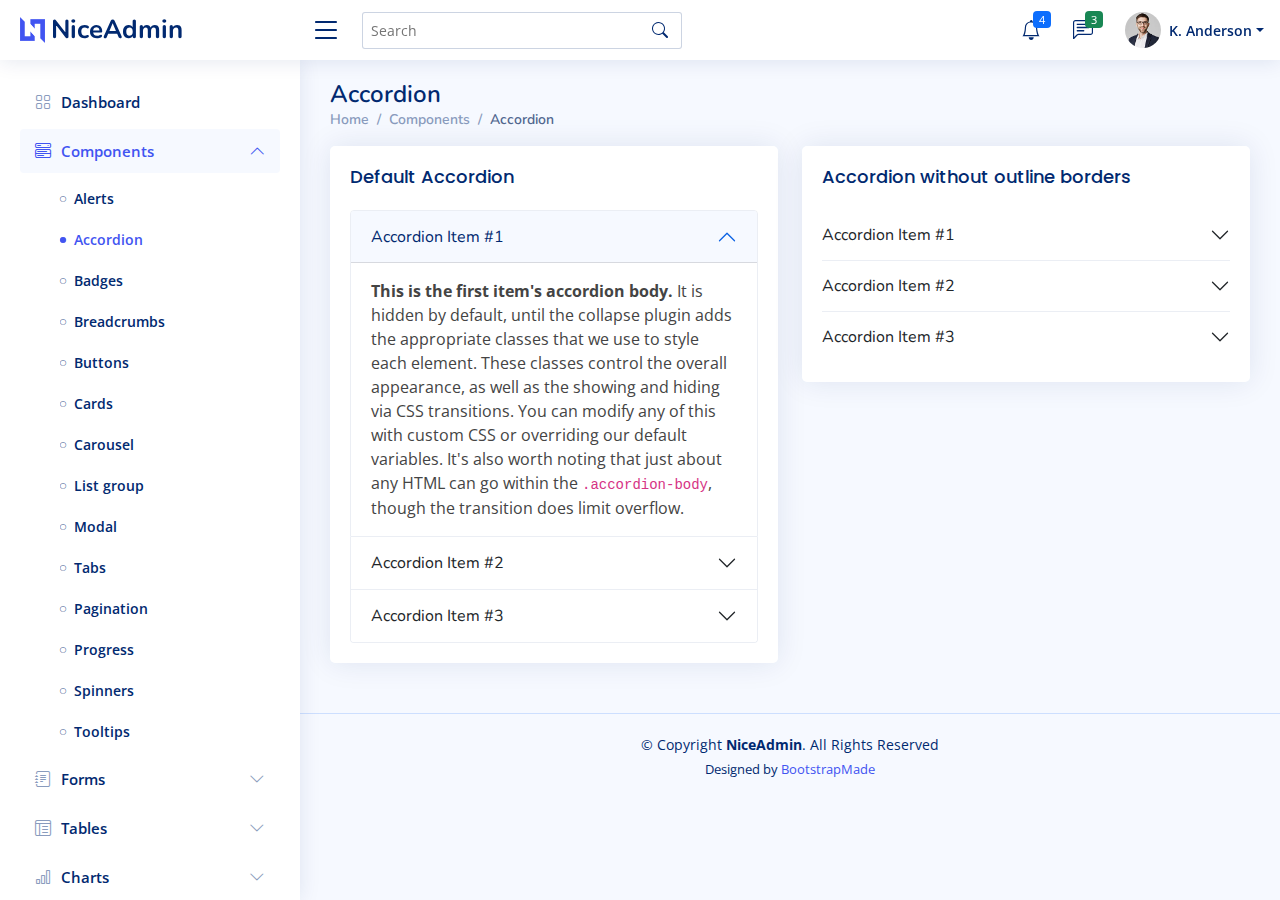
<file: NiceAdmin/components-accordion.html>
<!DOCTYPE html>
<html lang="en">

<head>
  <meta charset="utf-8">
  <meta content="width=device-width, initial-scale=1.0" name="viewport">

  <title>Components / Accordion - NiceAdmin Bootstrap Template</title>
  <meta content="" name="description">
  <meta content="" name="keywords">

  <!-- Favicons -->
  <link href="assets/img/favicon.png" rel="icon">
  <link href="assets/img/apple-touch-icon.png" rel="apple-touch-icon">

  <!-- Google Fonts -->
  <link href="https://fonts.gstatic.com" rel="preconnect">
  <link href="https://fonts.googleapis.com/css?family=Open+Sans:300,300i,400,400i,600,600i,700,700i|Nunito:300,300i,400,400i,600,600i,700,700i|Poppins:300,300i,400,400i,500,500i,600,600i,700,700i" rel="stylesheet">

  <!-- Vendor CSS Files -->
  <link href="assets/vendor/bootstrap/css/bootstrap.min.css" rel="stylesheet">
  <link href="assets/vendor/bootstrap-icons/bootstrap-icons.css" rel="stylesheet">
  <link href="assets/vendor/boxicons/css/boxicons.min.css" rel="stylesheet">
  <link href="assets/vendor/quill/quill.snow.css" rel="stylesheet">
  <link href="assets/vendor/quill/quill.bubble.css" rel="stylesheet">
  <link href="assets/vendor/remixicon/remixicon.css" rel="stylesheet">
  <link href="assets/vendor/simple-datatables/style.css" rel="stylesheet">

  <!-- Template Main CSS File -->
  <link href="assets/css/style.css" rel="stylesheet">

  <!-- =======================================================
  * Template Name: NiceAdmin - v2.2.2
  * Template URL: https://bootstrapmade.com/nice-admin-bootstrap-admin-html-template/
  * Author: BootstrapMade.com
  * License: https://bootstrapmade.com/license/
  ======================================================== -->
</head>

<body>

  <!-- ======= Header ======= -->
  <header id="header" class="header fixed-top d-flex align-items-center">

    <div class="d-flex align-items-center justify-content-between">
      <a href="index.html" class="logo d-flex align-items-center">
        <img src="assets/img/logo.png" alt="">
        <span class="d-none d-lg-block">NiceAdmin</span>
      </a>
      <i class="bi bi-list toggle-sidebar-btn"></i>
    </div><!-- End Logo -->

    <div class="search-bar">
      <form class="search-form d-flex align-items-center" method="POST" action="#">
        <input type="text" name="query" placeholder="Search" title="Enter search keyword">
        <button type="submit" title="Search"><i class="bi bi-search"></i></button>
      </form>
    </div><!-- End Search Bar -->

    <nav class="header-nav ms-auto">
      <ul class="d-flex align-items-center">

        <li class="nav-item d-block d-lg-none">
          <a class="nav-link nav-icon search-bar-toggle " href="#">
            <i class="bi bi-search"></i>
          </a>
        </li><!-- End Search Icon-->

        <li class="nav-item dropdown">

          <a class="nav-link nav-icon" href="#" data-bs-toggle="dropdown">
            <i class="bi bi-bell"></i>
            <span class="badge bg-primary badge-number">4</span>
          </a><!-- End Notification Icon -->

          <ul class="dropdown-menu dropdown-menu-end dropdown-menu-arrow notifications">
            <li class="dropdown-header">
              You have 4 new notifications
              <a href="#"><span class="badge rounded-pill bg-primary p-2 ms-2">View all</span></a>
            </li>
            <li>
              <hr class="dropdown-divider">
            </li>

            <li class="notification-item">
              <i class="bi bi-exclamation-circle text-warning"></i>
              <div>
                <h4>Lorem Ipsum</h4>
                <p>Quae dolorem earum veritatis oditseno</p>
                <p>30 min. ago</p>
              </div>
            </li>

            <li>
              <hr class="dropdown-divider">
            </li>

            <li class="notification-item">
              <i class="bi bi-x-circle text-danger"></i>
              <div>
                <h4>Atque rerum nesciunt</h4>
                <p>Quae dolorem earum veritatis oditseno</p>
                <p>1 hr. ago</p>
              </div>
            </li>

            <li>
              <hr class="dropdown-divider">
            </li>

            <li class="notification-item">
              <i class="bi bi-check-circle text-success"></i>
              <div>
                <h4>Sit rerum fuga</h4>
                <p>Quae dolorem earum veritatis oditseno</p>
                <p>2 hrs. ago</p>
              </div>
            </li>

            <li>
              <hr class="dropdown-divider">
            </li>

            <li class="notification-item">
              <i class="bi bi-info-circle text-primary"></i>
              <div>
                <h4>Dicta reprehenderit</h4>
                <p>Quae dolorem earum veritatis oditseno</p>
                <p>4 hrs. ago</p>
              </div>
            </li>

            <li>
              <hr class="dropdown-divider">
            </li>
            <li class="dropdown-footer">
              <a href="#">Show all notifications</a>
            </li>

          </ul><!-- End Notification Dropdown Items -->

        </li><!-- End Notification Nav -->

        <li class="nav-item dropdown">

          <a class="nav-link nav-icon" href="#" data-bs-toggle="dropdown">
            <i class="bi bi-chat-left-text"></i>
            <span class="badge bg-success badge-number">3</span>
          </a><!-- End Messages Icon -->

          <ul class="dropdown-menu dropdown-menu-end dropdown-menu-arrow messages">
            <li class="dropdown-header">
              You have 3 new messages
              <a href="#"><span class="badge rounded-pill bg-primary p-2 ms-2">View all</span></a>
            </li>
            <li>
              <hr class="dropdown-divider">
            </li>

            <li class="message-item">
              <a href="#">
                <img src="assets/img/messages-1.jpg" alt="" class="rounded-circle">
                <div>
                  <h4>Maria Hudson</h4>
                  <p>Velit asperiores et ducimus soluta repudiandae labore officia est ut...</p>
                  <p>4 hrs. ago</p>
                </div>
              </a>
            </li>
            <li>
              <hr class="dropdown-divider">
            </li>

            <li class="message-item">
              <a href="#">
                <img src="assets/img/messages-2.jpg" alt="" class="rounded-circle">
                <div>
                  <h4>Anna Nelson</h4>
                  <p>Velit asperiores et ducimus soluta repudiandae labore officia est ut...</p>
                  <p>6 hrs. ago</p>
                </div>
              </a>
            </li>
            <li>
              <hr class="dropdown-divider">
            </li>

            <li class="message-item">
              <a href="#">
                <img src="assets/img/messages-3.jpg" alt="" class="rounded-circle">
                <div>
                  <h4>David Muldon</h4>
                  <p>Velit asperiores et ducimus soluta repudiandae labore officia est ut...</p>
                  <p>8 hrs. ago</p>
                </div>
              </a>
            </li>
            <li>
              <hr class="dropdown-divider">
            </li>

            <li class="dropdown-footer">
              <a href="#">Show all messages</a>
            </li>

          </ul><!-- End Messages Dropdown Items -->

        </li><!-- End Messages Nav -->

        <li class="nav-item dropdown pe-3">

          <a class="nav-link nav-profile d-flex align-items-center pe-0" href="#" data-bs-toggle="dropdown">
            <img src="assets/img/profile-img.jpg" alt="Profile" class="rounded-circle">
            <span class="d-none d-md-block dropdown-toggle ps-2">K. Anderson</span>
          </a><!-- End Profile Iamge Icon -->

          <ul class="dropdown-menu dropdown-menu-end dropdown-menu-arrow profile">
            <li class="dropdown-header">
              <h6>Kevin Anderson</h6>
              <span>Web Designer</span>
            </li>
            <li>
              <hr class="dropdown-divider">
            </li>

            <li>
              <a class="dropdown-item d-flex align-items-center" href="users-profile.html">
                <i class="bi bi-person"></i>
                <span>My Profile</span>
              </a>
            </li>
            <li>
              <hr class="dropdown-divider">
            </li>

            <li>
              <a class="dropdown-item d-flex align-items-center" href="users-profile.html">
                <i class="bi bi-gear"></i>
                <span>Account Settings</span>
              </a>
            </li>
            <li>
              <hr class="dropdown-divider">
            </li>

            <li>
              <a class="dropdown-item d-flex align-items-center" href="pages-faq.html">
                <i class="bi bi-question-circle"></i>
                <span>Need Help?</span>
              </a>
            </li>
            <li>
              <hr class="dropdown-divider">
            </li>

            <li>
              <a class="dropdown-item d-flex align-items-center" href="#">
                <i class="bi bi-box-arrow-right"></i>
                <span>Sign Out</span>
              </a>
            </li>

          </ul><!-- End Profile Dropdown Items -->
        </li><!-- End Profile Nav -->

      </ul>
    </nav><!-- End Icons Navigation -->

  </header><!-- End Header -->

  <!-- ======= Sidebar ======= -->
  <aside id="sidebar" class="sidebar">

    <ul class="sidebar-nav" id="sidebar-nav">

      <li class="nav-item">
        <a class="nav-link collapsed" href="index.html">
          <i class="bi bi-grid"></i>
          <span>Dashboard</span>
        </a>
      </li><!-- End Dashboard Nav -->

      <li class="nav-item">
        <a class="nav-link " data-bs-target="#components-nav" data-bs-toggle="collapse" href="#">
          <i class="bi bi-menu-button-wide"></i><span>Components</span><i class="bi bi-chevron-down ms-auto"></i>
        </a>
        <ul id="components-nav" class="nav-content collapse show" data-bs-parent="#sidebar-nav">
          <li>
            <a href="components-alerts.html">
              <i class="bi bi-circle"></i><span>Alerts</span>
            </a>
          </li>
          <li>
            <a href="components-accordion.html" class="active">
              <i class="bi bi-circle"></i><span>Accordion</span>
            </a>
          </li>
          <li>
            <a href="components-badges.html">
              <i class="bi bi-circle"></i><span>Badges</span>
            </a>
          </li>
          <li>
            <a href="components-breadcrumbs.html">
              <i class="bi bi-circle"></i><span>Breadcrumbs</span>
            </a>
          </li>
          <li>
            <a href="components-buttons.html">
              <i class="bi bi-circle"></i><span>Buttons</span>
            </a>
          </li>
          <li>
            <a href="components-cards.html">
              <i class="bi bi-circle"></i><span>Cards</span>
            </a>
          </li>
          <li>
            <a href="components-carousel.html">
              <i class="bi bi-circle"></i><span>Carousel</span>
            </a>
          </li>
          <li>
            <a href="components-list-group.html">
              <i class="bi bi-circle"></i><span>List group</span>
            </a>
          </li>
          <li>
            <a href="components-modal.html">
              <i class="bi bi-circle"></i><span>Modal</span>
            </a>
          </li>
          <li>
            <a href="components-tabs.html">
              <i class="bi bi-circle"></i><span>Tabs</span>
            </a>
          </li>
          <li>
            <a href="components-pagination.html">
              <i class="bi bi-circle"></i><span>Pagination</span>
            </a>
          </li>
          <li>
            <a href="components-progress.html">
              <i class="bi bi-circle"></i><span>Progress</span>
            </a>
          </li>
          <li>
            <a href="components-spinners.html">
              <i class="bi bi-circle"></i><span>Spinners</span>
            </a>
          </li>
          <li>
            <a href="components-tooltips.html">
              <i class="bi bi-circle"></i><span>Tooltips</span>
            </a>
          </li>
        </ul>
      </li><!-- End Components Nav -->

      <li class="nav-item">
        <a class="nav-link collapsed" data-bs-target="#forms-nav" data-bs-toggle="collapse" href="#">
          <i class="bi bi-journal-text"></i><span>Forms</span><i class="bi bi-chevron-down ms-auto"></i>
        </a>
        <ul id="forms-nav" class="nav-content collapse " data-bs-parent="#sidebar-nav">
          <li>
            <a href="forms-elements.html">
              <i class="bi bi-circle"></i><span>Form Elements</span>
            </a>
          </li>
          <li>
            <a href="forms-layouts.html">
              <i class="bi bi-circle"></i><span>Form Layouts</span>
            </a>
          </li>
          <li>
            <a href="forms-editors.html">
              <i class="bi bi-circle"></i><span>Form Editors</span>
            </a>
          </li>
          <li>
            <a href="forms-validation.html">
              <i class="bi bi-circle"></i><span>Form Validation</span>
            </a>
          </li>
        </ul>
      </li><!-- End Forms Nav -->

      <li class="nav-item">
        <a class="nav-link collapsed" data-bs-target="#tables-nav" data-bs-toggle="collapse" href="#">
          <i class="bi bi-layout-text-window-reverse"></i><span>Tables</span><i class="bi bi-chevron-down ms-auto"></i>
        </a>
        <ul id="tables-nav" class="nav-content collapse " data-bs-parent="#sidebar-nav">
          <li>
            <a href="tables-general.html">
              <i class="bi bi-circle"></i><span>General Tables</span>
            </a>
          </li>
          <li>
            <a href="tables-data.html">
              <i class="bi bi-circle"></i><span>Data Tables</span>
            </a>
          </li>
        </ul>
      </li><!-- End Tables Nav -->

      <li class="nav-item">
        <a class="nav-link collapsed" data-bs-target="#charts-nav" data-bs-toggle="collapse" href="#">
          <i class="bi bi-bar-chart"></i><span>Charts</span><i class="bi bi-chevron-down ms-auto"></i>
        </a>
        <ul id="charts-nav" class="nav-content collapse " data-bs-parent="#sidebar-nav">
          <li>
            <a href="charts-chartjs.html">
              <i class="bi bi-circle"></i><span>Chart.js</span>
            </a>
          </li>
          <li>
            <a href="charts-apexcharts.html">
              <i class="bi bi-circle"></i><span>ApexCharts</span>
            </a>
          </li>
          <li>
            <a href="charts-echarts.html">
              <i class="bi bi-circle"></i><span>ECharts</span>
            </a>
          </li>
        </ul>
      </li><!-- End Charts Nav -->

      <li class="nav-item">
        <a class="nav-link collapsed" data-bs-target="#icons-nav" data-bs-toggle="collapse" href="#">
          <i class="bi bi-gem"></i><span>Icons</span><i class="bi bi-chevron-down ms-auto"></i>
        </a>
        <ul id="icons-nav" class="nav-content collapse " data-bs-parent="#sidebar-nav">
          <li>
            <a href="icons-bootstrap.html">
              <i class="bi bi-circle"></i><span>Bootstrap Icons</span>
            </a>
          </li>
          <li>
            <a href="icons-remix.html">
              <i class="bi bi-circle"></i><span>Remix Icons</span>
            </a>
          </li>
          <li>
            <a href="icons-boxicons.html">
              <i class="bi bi-circle"></i><span>Boxicons</span>
            </a>
          </li>
        </ul>
      </li><!-- End Icons Nav -->

      <li class="nav-heading">Pages</li>

      <li class="nav-item">
        <a class="nav-link collapsed" href="users-profile.html">
          <i class="bi bi-person"></i>
          <span>Profile</span>
        </a>
      </li><!-- End Profile Page Nav -->

      <li class="nav-item">
        <a class="nav-link collapsed" href="pages-faq.html">
          <i class="bi bi-question-circle"></i>
          <span>F.A.Q</span>
        </a>
      </li><!-- End F.A.Q Page Nav -->

      <li class="nav-item">
        <a class="nav-link collapsed" href="pages-contact.html">
          <i class="bi bi-envelope"></i>
          <span>Contact</span>
        </a>
      </li><!-- End Contact Page Nav -->

      <li class="nav-item">
        <a class="nav-link collapsed" href="pages-register.html">
          <i class="bi bi-card-list"></i>
          <span>Register</span>
        </a>
      </li><!-- End Register Page Nav -->

      <li class="nav-item">
        <a class="nav-link collapsed" href="pages-login.html">
          <i class="bi bi-box-arrow-in-right"></i>
          <span>Login</span>
        </a>
      </li><!-- End Login Page Nav -->

      <li class="nav-item">
        <a class="nav-link collapsed" href="pages-error-404.html">
          <i class="bi bi-dash-circle"></i>
          <span>Error 404</span>
        </a>
      </li><!-- End Error 404 Page Nav -->

      <li class="nav-item">
        <a class="nav-link collapsed" href="pages-blank.html">
          <i class="bi bi-file-earmark"></i>
          <span>Blank</span>
        </a>
      </li><!-- End Blank Page Nav -->

    </ul>

  </aside><!-- End Sidebar-->

  <main id="main" class="main">

    <div class="pagetitle">
      <h1>Accordion</h1>
      <nav>
        <ol class="breadcrumb">
          <li class="breadcrumb-item"><a href="index.html">Home</a></li>
          <li class="breadcrumb-item">Components</li>
          <li class="breadcrumb-item active">Accordion</li>
        </ol>
      </nav>
    </div><!-- End Page Title -->

    <section class="section">
      <div class="row">
        <div class="col-lg-6">

          <div class="card">
            <div class="card-body">
              <h5 class="card-title">Default Accordion</h5>

              <!-- Default Accordion -->
              <div class="accordion" id="accordionExample">
                <div class="accordion-item">
                  <h2 class="accordion-header" id="headingOne">
                    <button class="accordion-button" type="button" data-bs-toggle="collapse" data-bs-target="#collapseOne" aria-expanded="true" aria-controls="collapseOne">
                      Accordion Item #1
                    </button>
                  </h2>
                  <div id="collapseOne" class="accordion-collapse collapse show" aria-labelledby="headingOne" data-bs-parent="#accordionExample">
                    <div class="accordion-body">
                      <strong>This is the first item's accordion body.</strong> It is hidden by default, until the collapse plugin adds the appropriate classes that we use to style each element. These classes control the overall appearance, as well as the showing and hiding via CSS transitions. You can modify any of this with custom CSS or overriding our default variables. It's also worth noting that just about any HTML can go within the <code>.accordion-body</code>, though the transition does limit overflow.
                    </div>
                  </div>
                </div>
                <div class="accordion-item">
                  <h2 class="accordion-header" id="headingTwo">
                    <button class="accordion-button collapsed" type="button" data-bs-toggle="collapse" data-bs-target="#collapseTwo" aria-expanded="false" aria-controls="collapseTwo">
                      Accordion Item #2
                    </button>
                  </h2>
                  <div id="collapseTwo" class="accordion-collapse collapse" aria-labelledby="headingTwo" data-bs-parent="#accordionExample">
                    <div class="accordion-body">
                      <strong>This is the second item's accordion body.</strong> It is hidden by default, until the collapse plugin adds the appropriate classes that we use to style each element. These classes control the overall appearance, as well as the showing and hiding via CSS transitions. You can modify any of this with custom CSS or overriding our default variables. It's also worth noting that just about any HTML can go within the <code>.accordion-body</code>, though the transition does limit overflow.
                    </div>
                  </div>
                </div>
                <div class="accordion-item">
                  <h2 class="accordion-header" id="headingThree">
                    <button class="accordion-button collapsed" type="button" data-bs-toggle="collapse" data-bs-target="#collapseThree" aria-expanded="false" aria-controls="collapseThree">
                      Accordion Item #3
                    </button>
                  </h2>
                  <div id="collapseThree" class="accordion-collapse collapse" aria-labelledby="headingThree" data-bs-parent="#accordionExample">
                    <div class="accordion-body">
                      <strong>This is the third item's accordion body.</strong> It is hidden by default, until the collapse plugin adds the appropriate classes that we use to style each element. These classes control the overall appearance, as well as the showing and hiding via CSS transitions. You can modify any of this with custom CSS or overriding our default variables. It's also worth noting that just about any HTML can go within the <code>.accordion-body</code>, though the transition does limit overflow.
                    </div>
                  </div>
                </div>
              </div><!-- End Default Accordion Example -->

            </div>
          </div>

        </div>

        <div class="col-lg-6">

          <div class="card">
            <div class="card-body">
              <h5 class="card-title">Accordion without outline borders</h5>

              <!-- Accordion without outline borders -->
              <div class="accordion accordion-flush" id="accordionFlushExample">
                <div class="accordion-item">
                  <h2 class="accordion-header" id="flush-headingOne">
                    <button class="accordion-button collapsed" type="button" data-bs-toggle="collapse" data-bs-target="#flush-collapseOne" aria-expanded="false" aria-controls="flush-collapseOne">
                      Accordion Item #1
                    </button>
                  </h2>
                  <div id="flush-collapseOne" class="accordion-collapse collapse" aria-labelledby="flush-headingOne" data-bs-parent="#accordionFlushExample">
                    <div class="accordion-body">Placeholder content for this accordion, which is intended to demonstrate the <code>.accordion-flush</code> class. This is the first item's accordion body.</div>
                  </div>
                </div>
                <div class="accordion-item">
                  <h2 class="accordion-header" id="flush-headingTwo">
                    <button class="accordion-button collapsed" type="button" data-bs-toggle="collapse" data-bs-target="#flush-collapseTwo" aria-expanded="false" aria-controls="flush-collapseTwo">
                      Accordion Item #2
                    </button>
                  </h2>
                  <div id="flush-collapseTwo" class="accordion-collapse collapse" aria-labelledby="flush-headingTwo" data-bs-parent="#accordionFlushExample">
                    <div class="accordion-body">Placeholder content for this accordion, which is intended to demonstrate the <code>.accordion-flush</code> class. This is the second item's accordion body. Let's imagine this being filled with some actual content.</div>
                  </div>
                </div>
                <div class="accordion-item">
                  <h2 class="accordion-header" id="flush-headingThree">
                    <button class="accordion-button collapsed" type="button" data-bs-toggle="collapse" data-bs-target="#flush-collapseThree" aria-expanded="false" aria-controls="flush-collapseThree">
                      Accordion Item #3
                    </button>
                  </h2>
                  <div id="flush-collapseThree" class="accordion-collapse collapse" aria-labelledby="flush-headingThree" data-bs-parent="#accordionFlushExample">
                    <div class="accordion-body">Placeholder content for this accordion, which is intended to demonstrate the <code>.accordion-flush</code> class. This is the third item's accordion body. Nothing more exciting happening here in terms of content, but just filling up the space to make it look, at least at first glance, a bit more representative of how this would look in a real-world application.</div>
                  </div>
                </div>
              </div><!-- End Accordion without outline borders -->

            </div>
          </div>

        </div>
      </div>
    </section>

  </main><!-- End #main -->

  <!-- ======= Footer ======= -->
  <footer id="footer" class="footer">
    <div class="copyright">
      &copy; Copyright <strong><span>NiceAdmin</span></strong>. All Rights Reserved
    </div>
    <div class="credits">
      <!-- All the links in the footer should remain intact. -->
      <!-- You can delete the links only if you purchased the pro version. -->
      <!-- Licensing information: https://bootstrapmade.com/license/ -->
      <!-- Purchase the pro version with working PHP/AJAX contact form: https://bootstrapmade.com/nice-admin-bootstrap-admin-html-template/ -->
      Designed by <a href="https://bootstrapmade.com/">BootstrapMade</a>
    </div>
  </footer><!-- End Footer -->

  <a href="#" class="back-to-top d-flex align-items-center justify-content-center"><i class="bi bi-arrow-up-short"></i></a>

  <!-- Vendor JS Files -->
  <script src="assets/vendor/apexcharts/apexcharts.min.js"></script>
  <script src="assets/vendor/bootstrap/js/bootstrap.bundle.min.js"></script>
  <script src="assets/vendor/chart.js/chart.min.js"></script>
  <script src="assets/vendor/echarts/echarts.min.js"></script>
  <script src="assets/vendor/quill/quill.min.js"></script>
  <script src="assets/vendor/simple-datatables/simple-datatables.js"></script>
  <script src="assets/vendor/tinymce/tinymce.min.js"></script>
  <script src="assets/vendor/php-email-form/validate.js"></script>

  <!-- Template Main JS File -->
  <script src="assets/js/main.js"></script>

</body>

</html>
</file>
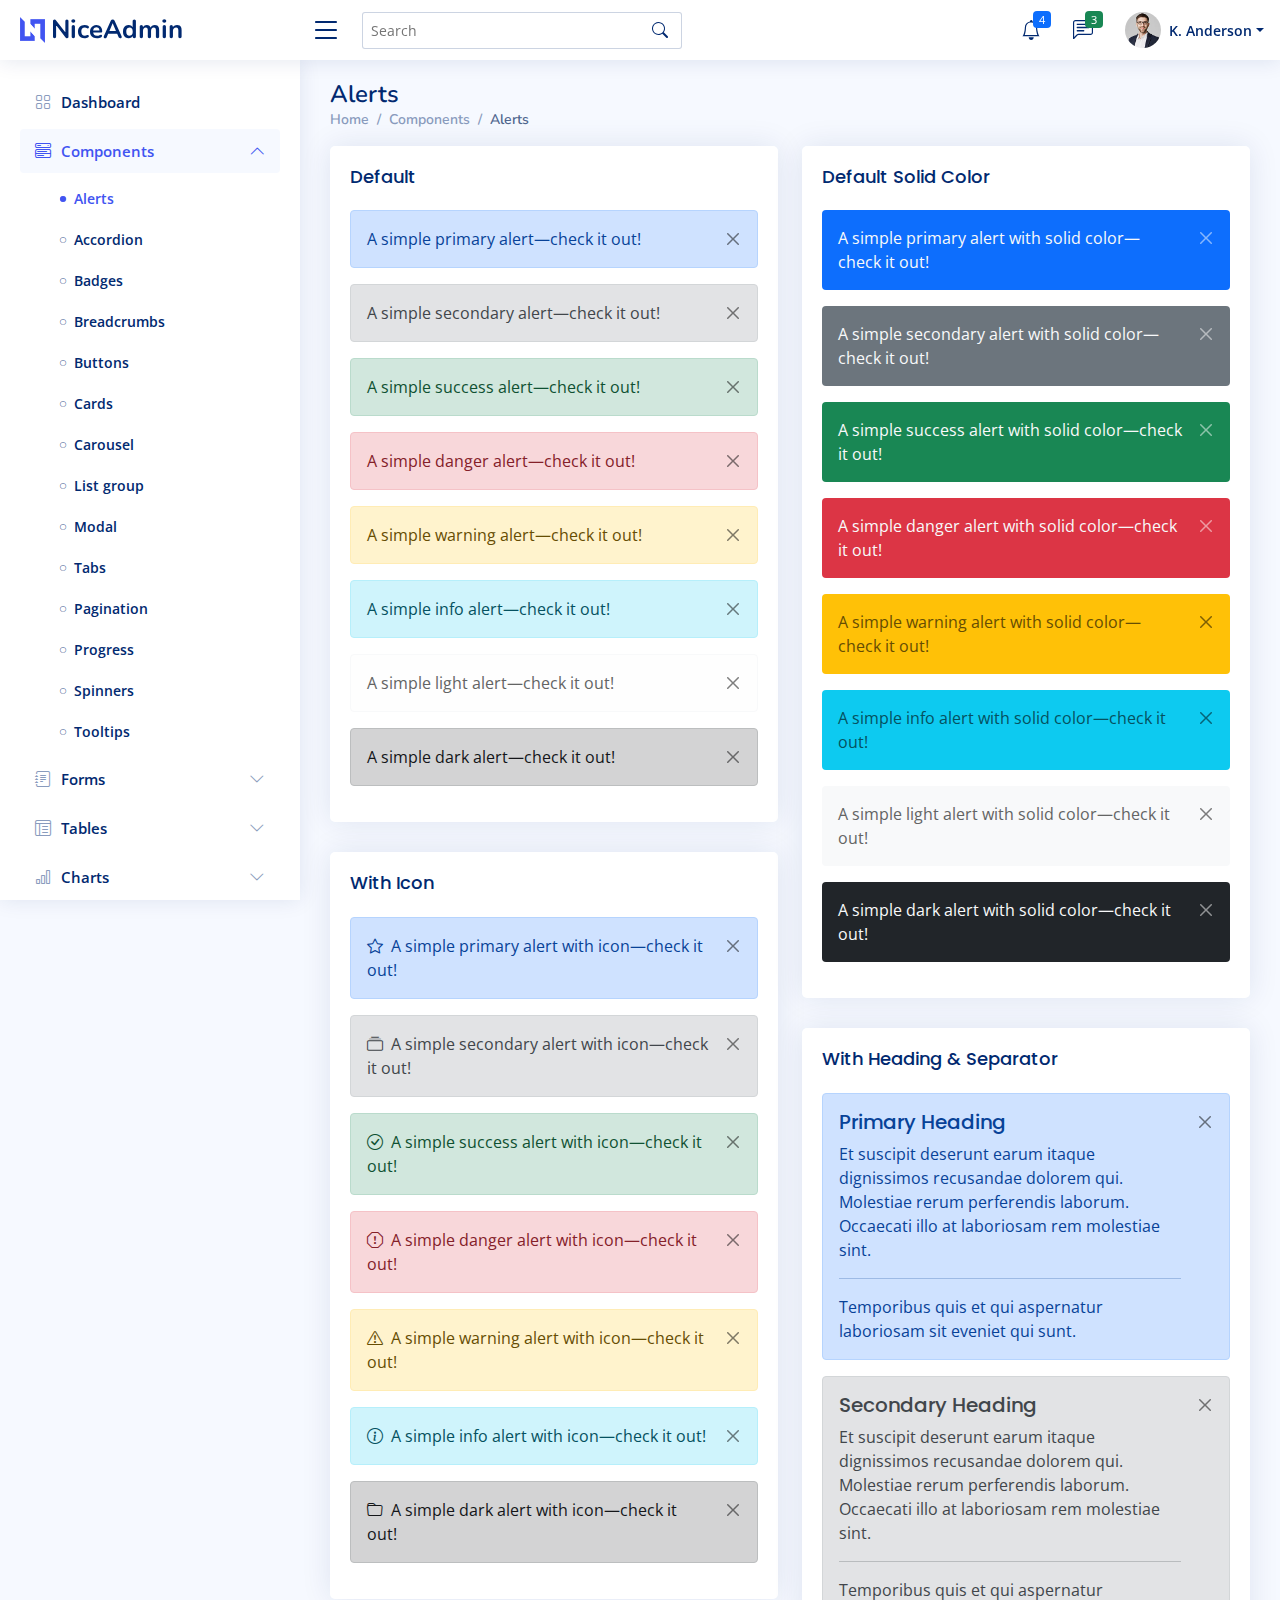
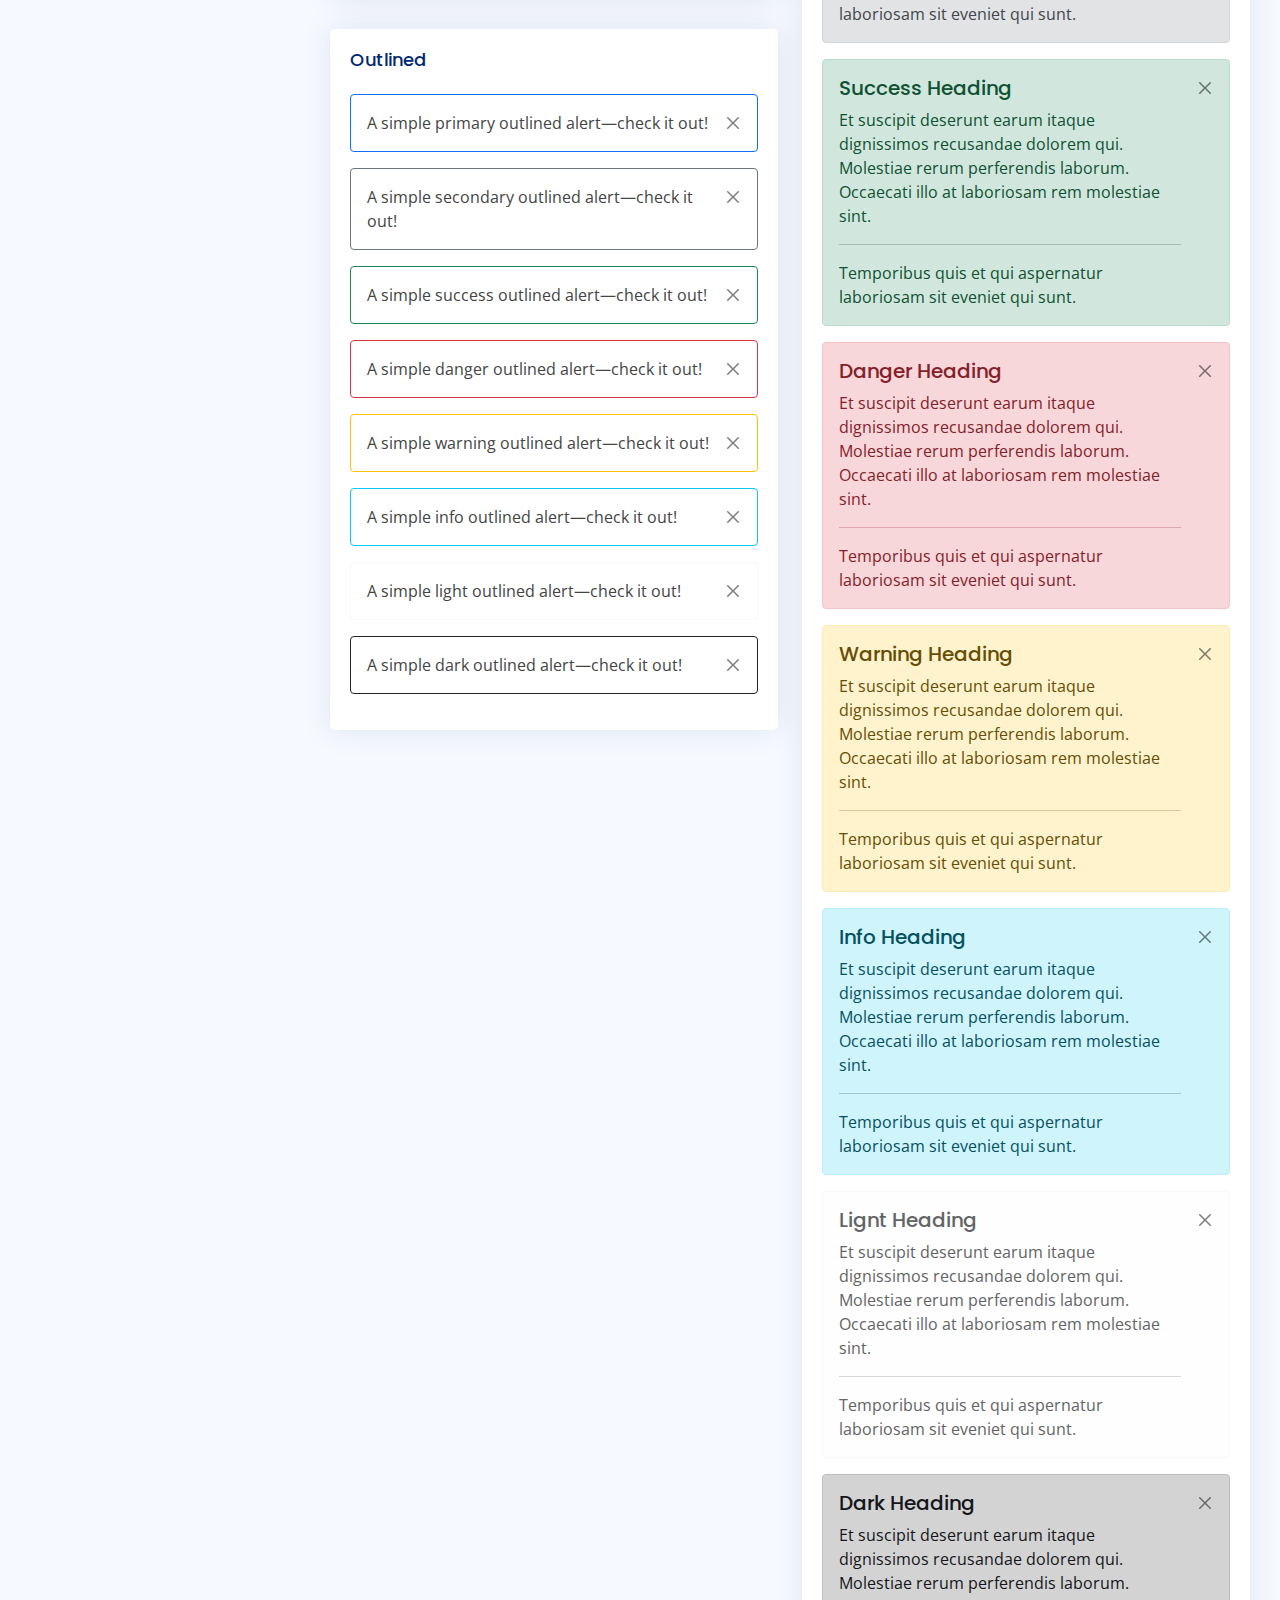
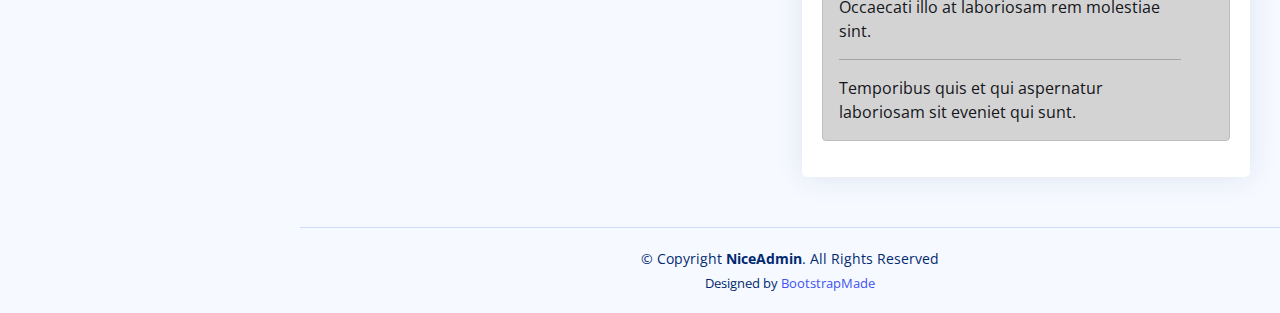
<file: NiceAdmin/components-alerts.html>
<!DOCTYPE html>
<html lang="en">

<head>
  <meta charset="utf-8">
  <meta content="width=device-width, initial-scale=1.0" name="viewport">

  <title>Components / Alerts - NiceAdmin Bootstrap Template</title>
  <meta content="" name="description">
  <meta content="" name="keywords">

  <!-- Favicons -->
  <link href="assets/img/favicon.png" rel="icon">
  <link href="assets/img/apple-touch-icon.png" rel="apple-touch-icon">

  <!-- Google Fonts -->
  <link href="https://fonts.gstatic.com" rel="preconnect">
  <link href="https://fonts.googleapis.com/css?family=Open+Sans:300,300i,400,400i,600,600i,700,700i|Nunito:300,300i,400,400i,600,600i,700,700i|Poppins:300,300i,400,400i,500,500i,600,600i,700,700i" rel="stylesheet">

  <!-- Vendor CSS Files -->
  <link href="assets/vendor/bootstrap/css/bootstrap.min.css" rel="stylesheet">
  <link href="assets/vendor/bootstrap-icons/bootstrap-icons.css" rel="stylesheet">
  <link href="assets/vendor/boxicons/css/boxicons.min.css" rel="stylesheet">
  <link href="assets/vendor/quill/quill.snow.css" rel="stylesheet">
  <link href="assets/vendor/quill/quill.bubble.css" rel="stylesheet">
  <link href="assets/vendor/remixicon/remixicon.css" rel="stylesheet">
  <link href="assets/vendor/simple-datatables/style.css" rel="stylesheet">

  <!-- Template Main CSS File -->
  <link href="assets/css/style.css" rel="stylesheet">

  <!-- =======================================================
  * Template Name: NiceAdmin - v2.2.2
  * Template URL: https://bootstrapmade.com/nice-admin-bootstrap-admin-html-template/
  * Author: BootstrapMade.com
  * License: https://bootstrapmade.com/license/
  ======================================================== -->
</head>

<body>

  <!-- ======= Header ======= -->
  <header id="header" class="header fixed-top d-flex align-items-center">

    <div class="d-flex align-items-center justify-content-between">
      <a href="index.html" class="logo d-flex align-items-center">
        <img src="assets/img/logo.png" alt="">
        <span class="d-none d-lg-block">NiceAdmin</span>
      </a>
      <i class="bi bi-list toggle-sidebar-btn"></i>
    </div><!-- End Logo -->

    <div class="search-bar">
      <form class="search-form d-flex align-items-center" method="POST" action="#">
        <input type="text" name="query" placeholder="Search" title="Enter search keyword">
        <button type="submit" title="Search"><i class="bi bi-search"></i></button>
      </form>
    </div><!-- End Search Bar -->

    <nav class="header-nav ms-auto">
      <ul class="d-flex align-items-center">

        <li class="nav-item d-block d-lg-none">
          <a class="nav-link nav-icon search-bar-toggle " href="#">
            <i class="bi bi-search"></i>
          </a>
        </li><!-- End Search Icon-->

        <li class="nav-item dropdown">

          <a class="nav-link nav-icon" href="#" data-bs-toggle="dropdown">
            <i class="bi bi-bell"></i>
            <span class="badge bg-primary badge-number">4</span>
          </a><!-- End Notification Icon -->

          <ul class="dropdown-menu dropdown-menu-end dropdown-menu-arrow notifications">
            <li class="dropdown-header">
              You have 4 new notifications
              <a href="#"><span class="badge rounded-pill bg-primary p-2 ms-2">View all</span></a>
            </li>
            <li>
              <hr class="dropdown-divider">
            </li>

            <li class="notification-item">
              <i class="bi bi-exclamation-circle text-warning"></i>
              <div>
                <h4>Lorem Ipsum</h4>
                <p>Quae dolorem earum veritatis oditseno</p>
                <p>30 min. ago</p>
              </div>
            </li>

            <li>
              <hr class="dropdown-divider">
            </li>

            <li class="notification-item">
              <i class="bi bi-x-circle text-danger"></i>
              <div>
                <h4>Atque rerum nesciunt</h4>
                <p>Quae dolorem earum veritatis oditseno</p>
                <p>1 hr. ago</p>
              </div>
            </li>

            <li>
              <hr class="dropdown-divider">
            </li>

            <li class="notification-item">
              <i class="bi bi-check-circle text-success"></i>
              <div>
                <h4>Sit rerum fuga</h4>
                <p>Quae dolorem earum veritatis oditseno</p>
                <p>2 hrs. ago</p>
              </div>
            </li>

            <li>
              <hr class="dropdown-divider">
            </li>

            <li class="notification-item">
              <i class="bi bi-info-circle text-primary"></i>
              <div>
                <h4>Dicta reprehenderit</h4>
                <p>Quae dolorem earum veritatis oditseno</p>
                <p>4 hrs. ago</p>
              </div>
            </li>

            <li>
              <hr class="dropdown-divider">
            </li>
            <li class="dropdown-footer">
              <a href="#">Show all notifications</a>
            </li>

          </ul><!-- End Notification Dropdown Items -->

        </li><!-- End Notification Nav -->

        <li class="nav-item dropdown">

          <a class="nav-link nav-icon" href="#" data-bs-toggle="dropdown">
            <i class="bi bi-chat-left-text"></i>
            <span class="badge bg-success badge-number">3</span>
          </a><!-- End Messages Icon -->

          <ul class="dropdown-menu dropdown-menu-end dropdown-menu-arrow messages">
            <li class="dropdown-header">
              You have 3 new messages
              <a href="#"><span class="badge rounded-pill bg-primary p-2 ms-2">View all</span></a>
            </li>
            <li>
              <hr class="dropdown-divider">
            </li>

            <li class="message-item">
              <a href="#">
                <img src="assets/img/messages-1.jpg" alt="" class="rounded-circle">
                <div>
                  <h4>Maria Hudson</h4>
                  <p>Velit asperiores et ducimus soluta repudiandae labore officia est ut...</p>
                  <p>4 hrs. ago</p>
                </div>
              </a>
            </li>
            <li>
              <hr class="dropdown-divider">
            </li>

            <li class="message-item">
              <a href="#">
                <img src="assets/img/messages-2.jpg" alt="" class="rounded-circle">
                <div>
                  <h4>Anna Nelson</h4>
                  <p>Velit asperiores et ducimus soluta repudiandae labore officia est ut...</p>
                  <p>6 hrs. ago</p>
                </div>
              </a>
            </li>
            <li>
              <hr class="dropdown-divider">
            </li>

            <li class="message-item">
              <a href="#">
                <img src="assets/img/messages-3.jpg" alt="" class="rounded-circle">
                <div>
                  <h4>David Muldon</h4>
                  <p>Velit asperiores et ducimus soluta repudiandae labore officia est ut...</p>
                  <p>8 hrs. ago</p>
                </div>
              </a>
            </li>
            <li>
              <hr class="dropdown-divider">
            </li>

            <li class="dropdown-footer">
              <a href="#">Show all messages</a>
            </li>

          </ul><!-- End Messages Dropdown Items -->

        </li><!-- End Messages Nav -->

        <li class="nav-item dropdown pe-3">

          <a class="nav-link nav-profile d-flex align-items-center pe-0" href="#" data-bs-toggle="dropdown">
            <img src="assets/img/profile-img.jpg" alt="Profile" class="rounded-circle">
            <span class="d-none d-md-block dropdown-toggle ps-2">K. Anderson</span>
          </a><!-- End Profile Iamge Icon -->

          <ul class="dropdown-menu dropdown-menu-end dropdown-menu-arrow profile">
            <li class="dropdown-header">
              <h6>Kevin Anderson</h6>
              <span>Web Designer</span>
            </li>
            <li>
              <hr class="dropdown-divider">
            </li>

            <li>
              <a class="dropdown-item d-flex align-items-center" href="users-profile.html">
                <i class="bi bi-person"></i>
                <span>My Profile</span>
              </a>
            </li>
            <li>
              <hr class="dropdown-divider">
            </li>

            <li>
              <a class="dropdown-item d-flex align-items-center" href="users-profile.html">
                <i class="bi bi-gear"></i>
                <span>Account Settings</span>
              </a>
            </li>
            <li>
              <hr class="dropdown-divider">
            </li>

            <li>
              <a class="dropdown-item d-flex align-items-center" href="pages-faq.html">
                <i class="bi bi-question-circle"></i>
                <span>Need Help?</span>
              </a>
            </li>
            <li>
              <hr class="dropdown-divider">
            </li>

            <li>
              <a class="dropdown-item d-flex align-items-center" href="#">
                <i class="bi bi-box-arrow-right"></i>
                <span>Sign Out</span>
              </a>
            </li>

          </ul><!-- End Profile Dropdown Items -->
        </li><!-- End Profile Nav -->

      </ul>
    </nav><!-- End Icons Navigation -->

  </header><!-- End Header -->

  <!-- ======= Sidebar ======= -->
  <aside id="sidebar" class="sidebar">

    <ul class="sidebar-nav" id="sidebar-nav">

      <li class="nav-item">
        <a class="nav-link collapsed" href="index.html">
          <i class="bi bi-grid"></i>
          <span>Dashboard</span>
        </a>
      </li><!-- End Dashboard Nav -->

      <li class="nav-item">
        <a class="nav-link " data-bs-target="#components-nav" data-bs-toggle="collapse" href="#">
          <i class="bi bi-menu-button-wide"></i><span>Components</span><i class="bi bi-chevron-down ms-auto"></i>
        </a>
        <ul id="components-nav" class="nav-content collapse show" data-bs-parent="#sidebar-nav">
          <li>
            <a href="components-alerts.html" class="active">
              <i class="bi bi-circle"></i><span>Alerts</span>
            </a>
          </li>
          <li>
            <a href="components-accordion.html">
              <i class="bi bi-circle"></i><span>Accordion</span>
            </a>
          </li>
          <li>
            <a href="components-badges.html">
              <i class="bi bi-circle"></i><span>Badges</span>
            </a>
          </li>
          <li>
            <a href="components-breadcrumbs.html">
              <i class="bi bi-circle"></i><span>Breadcrumbs</span>
            </a>
          </li>
          <li>
            <a href="components-buttons.html">
              <i class="bi bi-circle"></i><span>Buttons</span>
            </a>
          </li>
          <li>
            <a href="components-cards.html">
              <i class="bi bi-circle"></i><span>Cards</span>
            </a>
          </li>
          <li>
            <a href="components-carousel.html">
              <i class="bi bi-circle"></i><span>Carousel</span>
            </a>
          </li>
          <li>
            <a href="components-list-group.html">
              <i class="bi bi-circle"></i><span>List group</span>
            </a>
          </li>
          <li>
            <a href="components-modal.html">
              <i class="bi bi-circle"></i><span>Modal</span>
            </a>
          </li>
          <li>
            <a href="components-tabs.html">
              <i class="bi bi-circle"></i><span>Tabs</span>
            </a>
          </li>
          <li>
            <a href="components-pagination.html">
              <i class="bi bi-circle"></i><span>Pagination</span>
            </a>
          </li>
          <li>
            <a href="components-progress.html">
              <i class="bi bi-circle"></i><span>Progress</span>
            </a>
          </li>
          <li>
            <a href="components-spinners.html">
              <i class="bi bi-circle"></i><span>Spinners</span>
            </a>
          </li>
          <li>
            <a href="components-tooltips.html">
              <i class="bi bi-circle"></i><span>Tooltips</span>
            </a>
          </li>
        </ul>
      </li><!-- End Components Nav -->

      <li class="nav-item">
        <a class="nav-link collapsed" data-bs-target="#forms-nav" data-bs-toggle="collapse" href="#">
          <i class="bi bi-journal-text"></i><span>Forms</span><i class="bi bi-chevron-down ms-auto"></i>
        </a>
        <ul id="forms-nav" class="nav-content collapse " data-bs-parent="#sidebar-nav">
          <li>
            <a href="forms-elements.html">
              <i class="bi bi-circle"></i><span>Form Elements</span>
            </a>
          </li>
          <li>
            <a href="forms-layouts.html">
              <i class="bi bi-circle"></i><span>Form Layouts</span>
            </a>
          </li>
          <li>
            <a href="forms-editors.html">
              <i class="bi bi-circle"></i><span>Form Editors</span>
            </a>
          </li>
          <li>
            <a href="forms-validation.html">
              <i class="bi bi-circle"></i><span>Form Validation</span>
            </a>
          </li>
        </ul>
      </li><!-- End Forms Nav -->

      <li class="nav-item">
        <a class="nav-link collapsed" data-bs-target="#tables-nav" data-bs-toggle="collapse" href="#">
          <i class="bi bi-layout-text-window-reverse"></i><span>Tables</span><i class="bi bi-chevron-down ms-auto"></i>
        </a>
        <ul id="tables-nav" class="nav-content collapse " data-bs-parent="#sidebar-nav">
          <li>
            <a href="tables-general.html">
              <i class="bi bi-circle"></i><span>General Tables</span>
            </a>
          </li>
          <li>
            <a href="tables-data.html">
              <i class="bi bi-circle"></i><span>Data Tables</span>
            </a>
          </li>
        </ul>
      </li><!-- End Tables Nav -->

      <li class="nav-item">
        <a class="nav-link collapsed" data-bs-target="#charts-nav" data-bs-toggle="collapse" href="#">
          <i class="bi bi-bar-chart"></i><span>Charts</span><i class="bi bi-chevron-down ms-auto"></i>
        </a>
        <ul id="charts-nav" class="nav-content collapse " data-bs-parent="#sidebar-nav">
          <li>
            <a href="charts-chartjs.html">
              <i class="bi bi-circle"></i><span>Chart.js</span>
            </a>
          </li>
          <li>
            <a href="charts-apexcharts.html">
              <i class="bi bi-circle"></i><span>ApexCharts</span>
            </a>
          </li>
          <li>
            <a href="charts-echarts.html">
              <i class="bi bi-circle"></i><span>ECharts</span>
            </a>
          </li>
        </ul>
      </li><!-- End Charts Nav -->

      <li class="nav-item">
        <a class="nav-link collapsed" data-bs-target="#icons-nav" data-bs-toggle="collapse" href="#">
          <i class="bi bi-gem"></i><span>Icons</span><i class="bi bi-chevron-down ms-auto"></i>
        </a>
        <ul id="icons-nav" class="nav-content collapse " data-bs-parent="#sidebar-nav">
          <li>
            <a href="icons-bootstrap.html">
              <i class="bi bi-circle"></i><span>Bootstrap Icons</span>
            </a>
          </li>
          <li>
            <a href="icons-remix.html">
              <i class="bi bi-circle"></i><span>Remix Icons</span>
            </a>
          </li>
          <li>
            <a href="icons-boxicons.html">
              <i class="bi bi-circle"></i><span>Boxicons</span>
            </a>
          </li>
        </ul>
      </li><!-- End Icons Nav -->

      <li class="nav-heading">Pages</li>

      <li class="nav-item">
        <a class="nav-link collapsed" href="users-profile.html">
          <i class="bi bi-person"></i>
          <span>Profile</span>
        </a>
      </li><!-- End Profile Page Nav -->

      <li class="nav-item">
        <a class="nav-link collapsed" href="pages-faq.html">
          <i class="bi bi-question-circle"></i>
          <span>F.A.Q</span>
        </a>
      </li><!-- End F.A.Q Page Nav -->

      <li class="nav-item">
        <a class="nav-link collapsed" href="pages-contact.html">
          <i class="bi bi-envelope"></i>
          <span>Contact</span>
        </a>
      </li><!-- End Contact Page Nav -->

      <li class="nav-item">
        <a class="nav-link collapsed" href="pages-register.html">
          <i class="bi bi-card-list"></i>
          <span>Register</span>
        </a>
      </li><!-- End Register Page Nav -->

      <li class="nav-item">
        <a class="nav-link collapsed" href="pages-login.html">
          <i class="bi bi-box-arrow-in-right"></i>
          <span>Login</span>
        </a>
      </li><!-- End Login Page Nav -->

      <li class="nav-item">
        <a class="nav-link collapsed" href="pages-error-404.html">
          <i class="bi bi-dash-circle"></i>
          <span>Error 404</span>
        </a>
      </li><!-- End Error 404 Page Nav -->

      <li class="nav-item">
        <a class="nav-link collapsed" href="pages-blank.html">
          <i class="bi bi-file-earmark"></i>
          <span>Blank</span>
        </a>
      </li><!-- End Blank Page Nav -->

    </ul>

  </aside><!-- End Sidebar-->

  <main id="main" class="main">

    <div class="pagetitle">
      <h1>Alerts</h1>
      <nav>
        <ol class="breadcrumb">
          <li class="breadcrumb-item"><a href="index.html">Home</a></li>
          <li class="breadcrumb-item">Components</li>
          <li class="breadcrumb-item active">Alerts</li>
        </ol>
      </nav>
    </div><!-- End Page Title -->

    <section class="section">
      <div class="row">
        <div class="col-lg-6">

          <div class="card">
            <div class="card-body">

              <h5 class="card-title">Default</h5>

              <div class="alert alert-primary alert-dismissible fade show" role="alert">
                A simple primary alert—check it out!
                <button type="button" class="btn-close" data-bs-dismiss="alert" aria-label="Close"></button>
              </div>

              <div class="alert alert-secondary alert-dismissible fade show" role="alert">
                A simple secondary alert—check it out!
                <button type="button" class="btn-close" data-bs-dismiss="alert" aria-label="Close"></button>
              </div>

              <div class="alert alert-success alert-dismissible fade show" role="alert">
                A simple success alert—check it out!
                <button type="button" class="btn-close" data-bs-dismiss="alert" aria-label="Close"></button>
              </div>

              <div class="alert alert-danger alert-dismissible fade show" role="alert">
                A simple danger alert—check it out!
                <button type="button" class="btn-close" data-bs-dismiss="alert" aria-label="Close"></button>
              </div>

              <div class="alert alert-warning alert-dismissible fade show" role="alert">
                A simple warning alert—check it out!
                <button type="button" class="btn-close" data-bs-dismiss="alert" aria-label="Close"></button>
              </div>

              <div class="alert alert-info alert-dismissible fade show" role="alert">
                A simple info alert—check it out!
                <button type="button" class="btn-close" data-bs-dismiss="alert" aria-label="Close"></button>
              </div>

              <div class="alert alert-light border-light alert-dismissible fade show" role="alert">
                A simple light alert—check it out!
                <button type="button" class="btn-close" data-bs-dismiss="alert" aria-label="Close"></button>
              </div>

              <div class="alert alert-dark alert-dismissible fade show" role="alert">
                A simple dark alert—check it out!
                <button type="button" class="btn-close" data-bs-dismiss="alert" aria-label="Close"></button>
              </div>

            </div>
          </div>

          <div class="card">
            <div class="card-body">
              <h5 class="card-title">With Icon</h5>

              <div class="alert alert-primary alert-dismissible fade show" role="alert">
                <i class="bi bi-star me-1"></i>
                A simple primary alert with icon—check it out!
                <button type="button" class="btn-close" data-bs-dismiss="alert" aria-label="Close"></button>
              </div>

              <div class="alert alert-secondary alert-dismissible fade show" role="alert">
                <i class="bi bi-collection me-1"></i>
                A simple secondary alert with icon—check it out!
                <button type="button" class="btn-close" data-bs-dismiss="alert" aria-label="Close"></button>
              </div>

              <div class="alert alert-success alert-dismissible fade show" role="alert">
                <i class="bi bi-check-circle me-1"></i>
                A simple success alert with icon—check it out!
                <button type="button" class="btn-close" data-bs-dismiss="alert" aria-label="Close"></button>
              </div>

              <div class="alert alert-danger alert-dismissible fade show" role="alert">
                <i class="bi bi-exclamation-octagon me-1"></i>
                A simple danger alert with icon—check it out!
                <button type="button" class="btn-close" data-bs-dismiss="alert" aria-label="Close"></button>
              </div>

              <div class="alert alert-warning alert-dismissible fade show" role="alert">
                <i class="bi bi-exclamation-triangle me-1"></i>
                A simple warning alert with icon—check it out!
                <button type="button" class="btn-close" data-bs-dismiss="alert" aria-label="Close"></button>
              </div>

              <div class="alert alert-info alert-dismissible fade show" role="alert">
                <i class="bi bi-info-circle me-1"></i>
                A simple info alert with icon—check it out!
                <button type="button" class="btn-close" data-bs-dismiss="alert" aria-label="Close"></button>
              </div>

              <div class="alert alert-dark alert-dismissible fade show" role="alert">
                <i class="bi bi-folder me-1"></i>
                A simple dark alert with icon—check it out!
                <button type="button" class="btn-close" data-bs-dismiss="alert" aria-label="Close"></button>
              </div>

            </div>
          </div>

          <div class="card">
            <div class="card-body">
              <h5 class="card-title">Outlined</h5>

              <div class="alert border-primary alert-dismissible fade show" role="alert">
                A simple primary outlined alert—check it out!
                <button type="button" class="btn-close" data-bs-dismiss="alert" aria-label="Close"></button>
              </div>

              <div class="alert border-secondary alert-dismissible fade show" role="alert">
                A simple secondary outlined alert—check it out!
                <button type="button" class="btn-close" data-bs-dismiss="alert" aria-label="Close"></button>
              </div>

              <div class="alert border-success alert-dismissible fade show" role="alert">
                A simple success outlined alert—check it out!
                <button type="button" class="btn-close" data-bs-dismiss="alert" aria-label="Close"></button>
              </div>

              <div class="alert border-danger alert-dismissible fade show" role="alert">
                A simple danger outlined alert—check it out!
                <button type="button" class="btn-close" data-bs-dismiss="alert" aria-label="Close"></button>
              </div>

              <div class="alert border-warning alert-dismissible fade show" role="alert">
                A simple warning outlined alert—check it out!
                <button type="button" class="btn-close" data-bs-dismiss="alert" aria-label="Close"></button>
              </div>

              <div class="alert border-info alert-dismissible fade show" role="alert">
                A simple info outlined alert—check it out!
                <button type="button" class="btn-close" data-bs-dismiss="alert" aria-label="Close"></button>
              </div>

              <div class="alert border-light alert-dismissible fade show" role="alert">
                A simple light outlined alert—check it out!
                <button type="button" class="btn-close" data-bs-dismiss="alert" aria-label="Close"></button>
              </div>

              <div class="alert border-dark alert-dismissible fade show" role="alert">
                A simple dark outlined alert—check it out!
                <button type="button" class="btn-close" data-bs-dismiss="alert" aria-label="Close"></button>
              </div>

            </div>
          </div>

        </div>

        <div class="col-lg-6">

          <div class="card">
            <div class="card-body">
              <h5 class="card-title">Default Solid Color</h5>

              <div class="alert alert-primary bg-primary text-light border-0 alert-dismissible fade show" role="alert">
                A simple primary alert with solid color—check it out!
                <button type="button" class="btn-close btn-close-white" data-bs-dismiss="alert" aria-label="Close"></button>
              </div>

              <div class="alert alert-secondary bg-secondary text-light border-0 alert-dismissible fade show" role="alert">
                A simple secondary alert with solid color—check it out!
                <button type="button" class="btn-close btn-close-white" data-bs-dismiss="alert" aria-label="Close"></button>
              </div>

              <div class="alert alert-success bg-success text-light border-0 alert-dismissible fade show" role="alert">
                A simple success alert with solid color—check it out!
                <button type="button" class="btn-close btn-close-white" data-bs-dismiss="alert" aria-label="Close"></button>
              </div>

              <div class="alert alert-danger bg-danger text-light border-0 alert-dismissible fade show" role="alert">
                A simple danger alert with solid color—check it out!
                <button type="button" class="btn-close btn-close-white" data-bs-dismiss="alert" aria-label="Close"></button>
              </div>

              <div class="alert alert-warning bg-warning border-0 alert-dismissible fade show" role="alert">
                A simple warning alert with solid color—check it out!
                <button type="button" class="btn-close" data-bs-dismiss="alert" aria-label="Close"></button>
              </div>

              <div class="alert alert-info bg-info border-0 alert-dismissible fade show" role="alert">
                A simple info alert with solid color—check it out!
                <button type="button" class="btn-close" data-bs-dismiss="alert" aria-label="Close"></button>
              </div>

              <div class="alert alert-light bg-light border-0 alert-dismissible fade show" role="alert">
                A simple light alert with solid color—check it out!
                <button type="button" class="btn-close" data-bs-dismiss="alert" aria-label="Close"></button>
              </div>

              <div class="alert alert-dark bg-dark text-light border-0 alert-dismissible fade show" role="alert">
                A simple dark alert with solid color—check it out!
                <button type="button" class="btn-close btn-close-white" data-bs-dismiss="alert" aria-label="Close"></button>
              </div>

            </div>
          </div>

          <div class="card">
            <div class="card-body">
              <h5 class="card-title">With Heading &amp Separator</h5>

              <div class="alert alert-primary alert-dismissible fade show" role="alert">
                <h4 class="alert-heading">Primary Heading</h4>
                <p>Et suscipit deserunt earum itaque dignissimos recusandae dolorem qui. Molestiae rerum perferendis laborum. Occaecati illo at laboriosam rem molestiae sint.</p>
                <hr>
                <p class="mb-0">Temporibus quis et qui aspernatur laboriosam sit eveniet qui sunt.</p>
                <button type="button" class="btn-close" data-bs-dismiss="alert" aria-label="Close"></button>
              </div>

              <div class="alert alert-secondary alert-dismissible fade show" role="alert">
                <h4 class="alert-heading">Secondary Heading</h4>
                <p>Et suscipit deserunt earum itaque dignissimos recusandae dolorem qui. Molestiae rerum perferendis laborum. Occaecati illo at laboriosam rem molestiae sint.</p>
                <hr>
                <p class="mb-0">Temporibus quis et qui aspernatur laboriosam sit eveniet qui sunt.</p>
                <button type="button" class="btn-close" data-bs-dismiss="alert" aria-label="Close"></button>
              </div>

              <div class="alert alert-success alert-dismissible fade show" role="alert">
                <h4 class="alert-heading">Success Heading</h4>
                <p>Et suscipit deserunt earum itaque dignissimos recusandae dolorem qui. Molestiae rerum perferendis laborum. Occaecati illo at laboriosam rem molestiae sint.</p>
                <hr>
                <p class="mb-0">Temporibus quis et qui aspernatur laboriosam sit eveniet qui sunt.</p>
                <button type="button" class="btn-close" data-bs-dismiss="alert" aria-label="Close"></button>
              </div>

              <div class="alert alert-danger alert-dismissible fade show" role="alert">
                <h4 class="alert-heading">Danger Heading</h4>
                <p>Et suscipit deserunt earum itaque dignissimos recusandae dolorem qui. Molestiae rerum perferendis laborum. Occaecati illo at laboriosam rem molestiae sint.</p>
                <hr>
                <p class="mb-0">Temporibus quis et qui aspernatur laboriosam sit eveniet qui sunt.</p>
                <button type="button" class="btn-close" data-bs-dismiss="alert" aria-label="Close"></button>
              </div>

              <div class="alert alert-warning  alert-dismissible fade show" role="alert">
                <h4 class="alert-heading">Warning Heading</h4>
                <p>Et suscipit deserunt earum itaque dignissimos recusandae dolorem qui. Molestiae rerum perferendis laborum. Occaecati illo at laboriosam rem molestiae sint.</p>
                <hr>
                <p class="mb-0">Temporibus quis et qui aspernatur laboriosam sit eveniet qui sunt.</p>
                <button type="button" class="btn-close" data-bs-dismiss="alert" aria-label="Close"></button>
              </div>

              <div class="alert alert-info  alert-dismissible fade show" role="alert">
                <h4 class="alert-heading">Info Heading</h4>
                <p>Et suscipit deserunt earum itaque dignissimos recusandae dolorem qui. Molestiae rerum perferendis laborum. Occaecati illo at laboriosam rem molestiae sint.</p>
                <hr>
                <p class="mb-0">Temporibus quis et qui aspernatur laboriosam sit eveniet qui sunt.</p>
                <button type="button" class="btn-close" data-bs-dismiss="alert" aria-label="Close"></button>
              </div>

              <div class="alert alert-light border-light alert-dismissible fade show" role="alert">
                <h4 class="alert-heading">Lignt Heading</h4>
                <p>Et suscipit deserunt earum itaque dignissimos recusandae dolorem qui. Molestiae rerum perferendis laborum. Occaecati illo at laboriosam rem molestiae sint.</p>
                <hr>
                <p class="mb-0">Temporibus quis et qui aspernatur laboriosam sit eveniet qui sunt.</p>
                <button type="button" class="btn-close" data-bs-dismiss="alert" aria-label="Close"></button>
              </div>

              <div class="alert alert-dark  alert-dismissible fade show" role="alert">
                <h4 class="alert-heading">Dark Heading</h4>
                <p>Et suscipit deserunt earum itaque dignissimos recusandae dolorem qui. Molestiae rerum perferendis laborum. Occaecati illo at laboriosam rem molestiae sint.</p>
                <hr>
                <p class="mb-0">Temporibus quis et qui aspernatur laboriosam sit eveniet qui sunt.</p>
                <button type="button" class="btn-close" data-bs-dismiss="alert" aria-label="Close"></button>
              </div>

            </div>
          </div>
        </div>
      </div>
    </section>

  </main><!-- End #main -->

  <!-- ======= Footer ======= -->
  <footer id="footer" class="footer">
    <div class="copyright">
      &copy; Copyright <strong><span>NiceAdmin</span></strong>. All Rights Reserved
    </div>
    <div class="credits">
      <!-- All the links in the footer should remain intact. -->
      <!-- You can delete the links only if you purchased the pro version. -->
      <!-- Licensing information: https://bootstrapmade.com/license/ -->
      <!-- Purchase the pro version with working PHP/AJAX contact form: https://bootstrapmade.com/nice-admin-bootstrap-admin-html-template/ -->
      Designed by <a href="https://bootstrapmade.com/">BootstrapMade</a>
    </div>
  </footer><!-- End Footer -->

  <a href="#" class="back-to-top d-flex align-items-center justify-content-center"><i class="bi bi-arrow-up-short"></i></a>

  <!-- Vendor JS Files -->
  <script src="assets/vendor/apexcharts/apexcharts.min.js"></script>
  <script src="assets/vendor/bootstrap/js/bootstrap.bundle.min.js"></script>
  <script src="assets/vendor/chart.js/chart.min.js"></script>
  <script src="assets/vendor/echarts/echarts.min.js"></script>
  <script src="assets/vendor/quill/quill.min.js"></script>
  <script src="assets/vendor/simple-datatables/simple-datatables.js"></script>
  <script src="assets/vendor/tinymce/tinymce.min.js"></script>
  <script src="assets/vendor/php-email-form/validate.js"></script>

  <!-- Template Main JS File -->
  <script src="assets/js/main.js"></script>

</body>

</html>
</file>
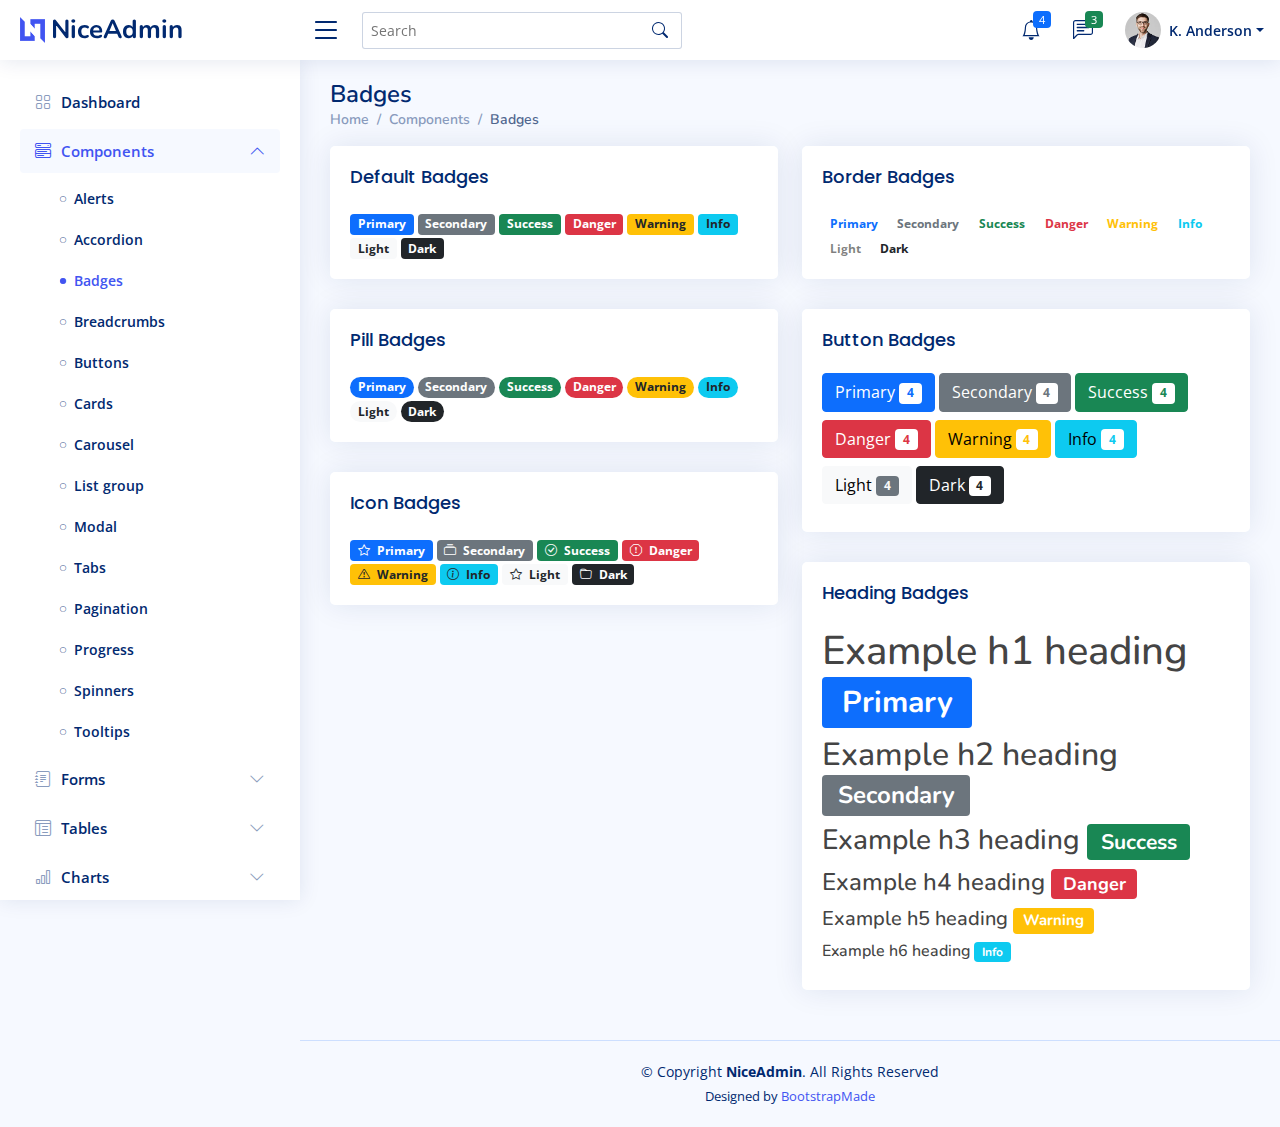
<file: NiceAdmin/components-badges.html>
<!DOCTYPE html>
<html lang="en">

<head>
  <meta charset="utf-8">
  <meta content="width=device-width, initial-scale=1.0" name="viewport">

  <title>Components / Badges - NiceAdmin Bootstrap Template</title>
  <meta content="" name="description">
  <meta content="" name="keywords">

  <!-- Favicons -->
  <link href="assets/img/favicon.png" rel="icon">
  <link href="assets/img/apple-touch-icon.png" rel="apple-touch-icon">

  <!-- Google Fonts -->
  <link href="https://fonts.gstatic.com" rel="preconnect">
  <link href="https://fonts.googleapis.com/css?family=Open+Sans:300,300i,400,400i,600,600i,700,700i|Nunito:300,300i,400,400i,600,600i,700,700i|Poppins:300,300i,400,400i,500,500i,600,600i,700,700i" rel="stylesheet">

  <!-- Vendor CSS Files -->
  <link href="assets/vendor/bootstrap/css/bootstrap.min.css" rel="stylesheet">
  <link href="assets/vendor/bootstrap-icons/bootstrap-icons.css" rel="stylesheet">
  <link href="assets/vendor/boxicons/css/boxicons.min.css" rel="stylesheet">
  <link href="assets/vendor/quill/quill.snow.css" rel="stylesheet">
  <link href="assets/vendor/quill/quill.bubble.css" rel="stylesheet">
  <link href="assets/vendor/remixicon/remixicon.css" rel="stylesheet">
  <link href="assets/vendor/simple-datatables/style.css" rel="stylesheet">

  <!-- Template Main CSS File -->
  <link href="assets/css/style.css" rel="stylesheet">

  <!-- =======================================================
  * Template Name: NiceAdmin - v2.2.2
  * Template URL: https://bootstrapmade.com/nice-admin-bootstrap-admin-html-template/
  * Author: BootstrapMade.com
  * License: https://bootstrapmade.com/license/
  ======================================================== -->
</head>

<body>

  <!-- ======= Header ======= -->
  <header id="header" class="header fixed-top d-flex align-items-center">

    <div class="d-flex align-items-center justify-content-between">
      <a href="index.html" class="logo d-flex align-items-center">
        <img src="assets/img/logo.png" alt="">
        <span class="d-none d-lg-block">NiceAdmin</span>
      </a>
      <i class="bi bi-list toggle-sidebar-btn"></i>
    </div><!-- End Logo -->

    <div class="search-bar">
      <form class="search-form d-flex align-items-center" method="POST" action="#">
        <input type="text" name="query" placeholder="Search" title="Enter search keyword">
        <button type="submit" title="Search"><i class="bi bi-search"></i></button>
      </form>
    </div><!-- End Search Bar -->

    <nav class="header-nav ms-auto">
      <ul class="d-flex align-items-center">

        <li class="nav-item d-block d-lg-none">
          <a class="nav-link nav-icon search-bar-toggle " href="#">
            <i class="bi bi-search"></i>
          </a>
        </li><!-- End Search Icon-->

        <li class="nav-item dropdown">

          <a class="nav-link nav-icon" href="#" data-bs-toggle="dropdown">
            <i class="bi bi-bell"></i>
            <span class="badge bg-primary badge-number">4</span>
          </a><!-- End Notification Icon -->

          <ul class="dropdown-menu dropdown-menu-end dropdown-menu-arrow notifications">
            <li class="dropdown-header">
              You have 4 new notifications
              <a href="#"><span class="badge rounded-pill bg-primary p-2 ms-2">View all</span></a>
            </li>
            <li>
              <hr class="dropdown-divider">
            </li>

            <li class="notification-item">
              <i class="bi bi-exclamation-circle text-warning"></i>
              <div>
                <h4>Lorem Ipsum</h4>
                <p>Quae dolorem earum veritatis oditseno</p>
                <p>30 min. ago</p>
              </div>
            </li>

            <li>
              <hr class="dropdown-divider">
            </li>

            <li class="notification-item">
              <i class="bi bi-x-circle text-danger"></i>
              <div>
                <h4>Atque rerum nesciunt</h4>
                <p>Quae dolorem earum veritatis oditseno</p>
                <p>1 hr. ago</p>
              </div>
            </li>

            <li>
              <hr class="dropdown-divider">
            </li>

            <li class="notification-item">
              <i class="bi bi-check-circle text-success"></i>
              <div>
                <h4>Sit rerum fuga</h4>
                <p>Quae dolorem earum veritatis oditseno</p>
                <p>2 hrs. ago</p>
              </div>
            </li>

            <li>
              <hr class="dropdown-divider">
            </li>

            <li class="notification-item">
              <i class="bi bi-info-circle text-primary"></i>
              <div>
                <h4>Dicta reprehenderit</h4>
                <p>Quae dolorem earum veritatis oditseno</p>
                <p>4 hrs. ago</p>
              </div>
            </li>

            <li>
              <hr class="dropdown-divider">
            </li>
            <li class="dropdown-footer">
              <a href="#">Show all notifications</a>
            </li>

          </ul><!-- End Notification Dropdown Items -->

        </li><!-- End Notification Nav -->

        <li class="nav-item dropdown">

          <a class="nav-link nav-icon" href="#" data-bs-toggle="dropdown">
            <i class="bi bi-chat-left-text"></i>
            <span class="badge bg-success badge-number">3</span>
          </a><!-- End Messages Icon -->

          <ul class="dropdown-menu dropdown-menu-end dropdown-menu-arrow messages">
            <li class="dropdown-header">
              You have 3 new messages
              <a href="#"><span class="badge rounded-pill bg-primary p-2 ms-2">View all</span></a>
            </li>
            <li>
              <hr class="dropdown-divider">
            </li>

            <li class="message-item">
              <a href="#">
                <img src="assets/img/messages-1.jpg" alt="" class="rounded-circle">
                <div>
                  <h4>Maria Hudson</h4>
                  <p>Velit asperiores et ducimus soluta repudiandae labore officia est ut...</p>
                  <p>4 hrs. ago</p>
                </div>
              </a>
            </li>
            <li>
              <hr class="dropdown-divider">
            </li>

            <li class="message-item">
              <a href="#">
                <img src="assets/img/messages-2.jpg" alt="" class="rounded-circle">
                <div>
                  <h4>Anna Nelson</h4>
                  <p>Velit asperiores et ducimus soluta repudiandae labore officia est ut...</p>
                  <p>6 hrs. ago</p>
                </div>
              </a>
            </li>
            <li>
              <hr class="dropdown-divider">
            </li>

            <li class="message-item">
              <a href="#">
                <img src="assets/img/messages-3.jpg" alt="" class="rounded-circle">
                <div>
                  <h4>David Muldon</h4>
                  <p>Velit asperiores et ducimus soluta repudiandae labore officia est ut...</p>
                  <p>8 hrs. ago</p>
                </div>
              </a>
            </li>
            <li>
              <hr class="dropdown-divider">
            </li>

            <li class="dropdown-footer">
              <a href="#">Show all messages</a>
            </li>

          </ul><!-- End Messages Dropdown Items -->

        </li><!-- End Messages Nav -->

        <li class="nav-item dropdown pe-3">

          <a class="nav-link nav-profile d-flex align-items-center pe-0" href="#" data-bs-toggle="dropdown">
            <img src="assets/img/profile-img.jpg" alt="Profile" class="rounded-circle">
            <span class="d-none d-md-block dropdown-toggle ps-2">K. Anderson</span>
          </a><!-- End Profile Iamge Icon -->

          <ul class="dropdown-menu dropdown-menu-end dropdown-menu-arrow profile">
            <li class="dropdown-header">
              <h6>Kevin Anderson</h6>
              <span>Web Designer</span>
            </li>
            <li>
              <hr class="dropdown-divider">
            </li>

            <li>
              <a class="dropdown-item d-flex align-items-center" href="users-profile.html">
                <i class="bi bi-person"></i>
                <span>My Profile</span>
              </a>
            </li>
            <li>
              <hr class="dropdown-divider">
            </li>

            <li>
              <a class="dropdown-item d-flex align-items-center" href="users-profile.html">
                <i class="bi bi-gear"></i>
                <span>Account Settings</span>
              </a>
            </li>
            <li>
              <hr class="dropdown-divider">
            </li>

            <li>
              <a class="dropdown-item d-flex align-items-center" href="pages-faq.html">
                <i class="bi bi-question-circle"></i>
                <span>Need Help?</span>
              </a>
            </li>
            <li>
              <hr class="dropdown-divider">
            </li>

            <li>
              <a class="dropdown-item d-flex align-items-center" href="#">
                <i class="bi bi-box-arrow-right"></i>
                <span>Sign Out</span>
              </a>
            </li>

          </ul><!-- End Profile Dropdown Items -->
        </li><!-- End Profile Nav -->

      </ul>
    </nav><!-- End Icons Navigation -->

  </header><!-- End Header -->

  <!-- ======= Sidebar ======= -->
  <aside id="sidebar" class="sidebar">

    <ul class="sidebar-nav" id="sidebar-nav">

      <li class="nav-item">
        <a class="nav-link collapsed" href="index.html">
          <i class="bi bi-grid"></i>
          <span>Dashboard</span>
        </a>
      </li><!-- End Dashboard Nav -->

      <li class="nav-item">
        <a class="nav-link " data-bs-target="#components-nav" data-bs-toggle="collapse" href="#">
          <i class="bi bi-menu-button-wide"></i><span>Components</span><i class="bi bi-chevron-down ms-auto"></i>
        </a>
        <ul id="components-nav" class="nav-content collapse show" data-bs-parent="#sidebar-nav">
          <li>
            <a href="components-alerts.html">
              <i class="bi bi-circle"></i><span>Alerts</span>
            </a>
          </li>
          <li>
            <a href="components-accordion.html">
              <i class="bi bi-circle"></i><span>Accordion</span>
            </a>
          </li>
          <li>
            <a href="components-badges.html" class="active">
              <i class="bi bi-circle"></i><span>Badges</span>
            </a>
          </li>
          <li>
            <a href="components-breadcrumbs.html">
              <i class="bi bi-circle"></i><span>Breadcrumbs</span>
            </a>
          </li>
          <li>
            <a href="components-buttons.html">
              <i class="bi bi-circle"></i><span>Buttons</span>
            </a>
          </li>
          <li>
            <a href="components-cards.html">
              <i class="bi bi-circle"></i><span>Cards</span>
            </a>
          </li>
          <li>
            <a href="components-carousel.html">
              <i class="bi bi-circle"></i><span>Carousel</span>
            </a>
          </li>
          <li>
            <a href="components-list-group.html">
              <i class="bi bi-circle"></i><span>List group</span>
            </a>
          </li>
          <li>
            <a href="components-modal.html">
              <i class="bi bi-circle"></i><span>Modal</span>
            </a>
          </li>
          <li>
            <a href="components-tabs.html">
              <i class="bi bi-circle"></i><span>Tabs</span>
            </a>
          </li>
          <li>
            <a href="components-pagination.html">
              <i class="bi bi-circle"></i><span>Pagination</span>
            </a>
          </li>
          <li>
            <a href="components-progress.html">
              <i class="bi bi-circle"></i><span>Progress</span>
            </a>
          </li>
          <li>
            <a href="components-spinners.html">
              <i class="bi bi-circle"></i><span>Spinners</span>
            </a>
          </li>
          <li>
            <a href="components-tooltips.html">
              <i class="bi bi-circle"></i><span>Tooltips</span>
            </a>
          </li>
        </ul>
      </li><!-- End Components Nav -->

      <li class="nav-item">
        <a class="nav-link collapsed" data-bs-target="#forms-nav" data-bs-toggle="collapse" href="#">
          <i class="bi bi-journal-text"></i><span>Forms</span><i class="bi bi-chevron-down ms-auto"></i>
        </a>
        <ul id="forms-nav" class="nav-content collapse " data-bs-parent="#sidebar-nav">
          <li>
            <a href="forms-elements.html">
              <i class="bi bi-circle"></i><span>Form Elements</span>
            </a>
          </li>
          <li>
            <a href="forms-layouts.html">
              <i class="bi bi-circle"></i><span>Form Layouts</span>
            </a>
          </li>
          <li>
            <a href="forms-editors.html">
              <i class="bi bi-circle"></i><span>Form Editors</span>
            </a>
          </li>
          <li>
            <a href="forms-validation.html">
              <i class="bi bi-circle"></i><span>Form Validation</span>
            </a>
          </li>
        </ul>
      </li><!-- End Forms Nav -->

      <li class="nav-item">
        <a class="nav-link collapsed" data-bs-target="#tables-nav" data-bs-toggle="collapse" href="#">
          <i class="bi bi-layout-text-window-reverse"></i><span>Tables</span><i class="bi bi-chevron-down ms-auto"></i>
        </a>
        <ul id="tables-nav" class="nav-content collapse " data-bs-parent="#sidebar-nav">
          <li>
            <a href="tables-general.html">
              <i class="bi bi-circle"></i><span>General Tables</span>
            </a>
          </li>
          <li>
            <a href="tables-data.html">
              <i class="bi bi-circle"></i><span>Data Tables</span>
            </a>
          </li>
        </ul>
      </li><!-- End Tables Nav -->

      <li class="nav-item">
        <a class="nav-link collapsed" data-bs-target="#charts-nav" data-bs-toggle="collapse" href="#">
          <i class="bi bi-bar-chart"></i><span>Charts</span><i class="bi bi-chevron-down ms-auto"></i>
        </a>
        <ul id="charts-nav" class="nav-content collapse " data-bs-parent="#sidebar-nav">
          <li>
            <a href="charts-chartjs.html">
              <i class="bi bi-circle"></i><span>Chart.js</span>
            </a>
          </li>
          <li>
            <a href="charts-apexcharts.html">
              <i class="bi bi-circle"></i><span>ApexCharts</span>
            </a>
          </li>
          <li>
            <a href="charts-echarts.html">
              <i class="bi bi-circle"></i><span>ECharts</span>
            </a>
          </li>
        </ul>
      </li><!-- End Charts Nav -->

      <li class="nav-item">
        <a class="nav-link collapsed" data-bs-target="#icons-nav" data-bs-toggle="collapse" href="#">
          <i class="bi bi-gem"></i><span>Icons</span><i class="bi bi-chevron-down ms-auto"></i>
        </a>
        <ul id="icons-nav" class="nav-content collapse " data-bs-parent="#sidebar-nav">
          <li>
            <a href="icons-bootstrap.html">
              <i class="bi bi-circle"></i><span>Bootstrap Icons</span>
            </a>
          </li>
          <li>
            <a href="icons-remix.html">
              <i class="bi bi-circle"></i><span>Remix Icons</span>
            </a>
          </li>
          <li>
            <a href="icons-boxicons.html">
              <i class="bi bi-circle"></i><span>Boxicons</span>
            </a>
          </li>
        </ul>
      </li><!-- End Icons Nav -->

      <li class="nav-heading">Pages</li>

      <li class="nav-item">
        <a class="nav-link collapsed" href="users-profile.html">
          <i class="bi bi-person"></i>
          <span>Profile</span>
        </a>
      </li><!-- End Profile Page Nav -->

      <li class="nav-item">
        <a class="nav-link collapsed" href="pages-faq.html">
          <i class="bi bi-question-circle"></i>
          <span>F.A.Q</span>
        </a>
      </li><!-- End F.A.Q Page Nav -->

      <li class="nav-item">
        <a class="nav-link collapsed" href="pages-contact.html">
          <i class="bi bi-envelope"></i>
          <span>Contact</span>
        </a>
      </li><!-- End Contact Page Nav -->

      <li class="nav-item">
        <a class="nav-link collapsed" href="pages-register.html">
          <i class="bi bi-card-list"></i>
          <span>Register</span>
        </a>
      </li><!-- End Register Page Nav -->

      <li class="nav-item">
        <a class="nav-link collapsed" href="pages-login.html">
          <i class="bi bi-box-arrow-in-right"></i>
          <span>Login</span>
        </a>
      </li><!-- End Login Page Nav -->

      <li class="nav-item">
        <a class="nav-link collapsed" href="pages-error-404.html">
          <i class="bi bi-dash-circle"></i>
          <span>Error 404</span>
        </a>
      </li><!-- End Error 404 Page Nav -->

      <li class="nav-item">
        <a class="nav-link collapsed" href="pages-blank.html">
          <i class="bi bi-file-earmark"></i>
          <span>Blank</span>
        </a>
      </li><!-- End Blank Page Nav -->

    </ul>

  </aside><!-- End Sidebar-->

  <main id="main" class="main">

    <div class="pagetitle">
      <h1>Badges</h1>
      <nav>
        <ol class="breadcrumb">
          <li class="breadcrumb-item"><a href="index.html">Home</a></li>
          <li class="breadcrumb-item">Components</li>
          <li class="breadcrumb-item active">Badges</li>
        </ol>
      </nav>
    </div><!-- End Page Title -->

    <section class="section">
      <div class="row">

        <div class="col-lg-6">

          <div class="card">
            <div class="card-body">
              <h5 class="card-title">Default Badges</h5>

              <span class="badge bg-primary">Primary</span>
              <span class="badge bg-secondary">Secondary</span>
              <span class="badge bg-success">Success</span>
              <span class="badge bg-danger">Danger</span>
              <span class="badge bg-warning text-dark">Warning</span>
              <span class="badge bg-info text-dark">Info</span>
              <span class="badge bg-light text-dark">Light</span>
              <span class="badge bg-dark">Dark</span>
            </div>
          </div><!-- End Default Badges -->

          <div class="card">
            <div class="card-body">
              <h5 class="card-title">Pill Badges</h5>
              <span class="badge rounded-pill bg-primary">Primary</span>
              <span class="badge rounded-pill bg-secondary">Secondary</span>
              <span class="badge rounded-pill bg-success">Success</span>
              <span class="badge rounded-pill bg-danger">Danger</span>
              <span class="badge rounded-pill bg-warning text-dark">Warning</span>
              <span class="badge rounded-pill bg-info text-dark">Info</span>
              <span class="badge rounded-pill bg-light text-dark">Light</span>
              <span class="badge rounded-pill bg-dark">Dark</span>
            </div>
          </div><!-- End Pill Badges -->

          <div class="card">
            <div class="card-body">
              <h5 class="card-title">Icon Badges</h5>
              <span class="badge bg-primary"><i class="bi bi-star me-1"></i> Primary</span>
              <span class="badge bg-secondary"><i class="bi bi-collection me-1"></i> Secondary</span>
              <span class="badge bg-success"><i class="bi bi-check-circle me-1"></i> Success</span>
              <span class="badge bg-danger"><i class="bi bi-exclamation-octagon me-1"></i> Danger</span>
              <span class="badge bg-warning text-dark"><i class="bi bi-exclamation-triangle me-1"></i> Warning</span>
              <span class="badge bg-info text-dark"><i class="bi bi-info-circle me-1"></i> Info</span>
              <span class="badge bg-light text-dark"><i class="bi bi-star me-1"></i> Light</span>
              <span class="badge bg-dark"><i class="bi bi-folder me-1"></i> Dark</span>
            </div>
          </div><!-- End Icon Badges -->

        </div>

        <div class="col-lg-6">

          <div class="card">
            <div class="card-body">
              <h5 class="card-title">Border Badges</h5>
              <span class="badge border-primary border-1 text-primary">Primary</span>
              <span class="badge border-secondary border-1 text-secondary">Secondary</span>
              <span class="badge border-success border-1 text-success">Success</span>
              <span class="badge border-danger border-1 text-danger">Danger</span>
              <span class="badge border-warning border-1 text-warning">Warning</span>
              <span class="badge border-info border-1 text-info">Info</span>
              <span class="badge border-light border-1 text-black-50">Light</span>
              <span class="badge border-dark border-1 text-dark">Dark</span>
            </div>
          </div><!-- End Border Badges -->

          <div class="card">
            <div class="card-body">
              <h5 class="card-title">Button Badges</h5>

              <button type="button" class="btn btn-primary mb-2">
                Primary <span class="badge bg-white text-primary">4</span>
              </button>
              <button type="button" class="btn btn-secondary mb-2">
                Secondary <span class="badge bg-white text-secondary">4</span>
              </button>
              <button type="button" class="btn btn-success mb-2">
                Success <span class="badge bg-white text-success">4</span>
              </button>
              <button type="button" class="btn btn-danger mb-2">
                Danger <span class="badge bg-white text-danger">4</span>
              </button>
              <button type="button" class="btn btn-warning mb-2">
                Warning <span class="badge bg-white text-warning">4</span>
              </button>
              <button type="button" class="btn btn-info mb-2">
                Info <span class="badge bg-white text-info">4</span>
              </button>
              <button type="button" class="btn btn-light mb-2">
                Light <span class="badge bg-secondary text-light">4</span>
              </button>
              <button type="button" class="btn btn-dark mb-2">
                Dark <span class="badge bg-white text-dark">4</span>
              </button>
            </div>
          </div><!-- End Button Badges -->

          <div class="card">
            <div class="card-body">
              <h5 class="card-title">Heading Badges</h5>

              <h1>Example h1 heading <span class="badge bg-primary">Primary</span></h1>
              <h2>Example h2 heading <span class="badge bg-secondary">Secondary</span></h2>
              <h3>Example h3 heading <span class="badge bg-success">Success</span></h3>
              <h4>Example h4 heading <span class="badge bg-danger">Danger</span></h4>
              <h5>Example h5 heading <span class="badge bg-warning">Warning</span></h5>
              <h6>Example h6 heading <span class="badge bg-info">Info</span></h6>
            </div>
          </div><!-- End Heading Badges -->

        </div>

      </div>
    </section>

  </main><!-- End #main -->

  <!-- ======= Footer ======= -->
  <footer id="footer" class="footer">
    <div class="copyright">
      &copy; Copyright <strong><span>NiceAdmin</span></strong>. All Rights Reserved
    </div>
    <div class="credits">
      <!-- All the links in the footer should remain intact. -->
      <!-- You can delete the links only if you purchased the pro version. -->
      <!-- Licensing information: https://bootstrapmade.com/license/ -->
      <!-- Purchase the pro version with working PHP/AJAX contact form: https://bootstrapmade.com/nice-admin-bootstrap-admin-html-template/ -->
      Designed by <a href="https://bootstrapmade.com/">BootstrapMade</a>
    </div>
  </footer><!-- End Footer -->

  <a href="#" class="back-to-top d-flex align-items-center justify-content-center"><i class="bi bi-arrow-up-short"></i></a>

  <!-- Vendor JS Files -->
  <script src="assets/vendor/apexcharts/apexcharts.min.js"></script>
  <script src="assets/vendor/bootstrap/js/bootstrap.bundle.min.js"></script>
  <script src="assets/vendor/chart.js/chart.min.js"></script>
  <script src="assets/vendor/echarts/echarts.min.js"></script>
  <script src="assets/vendor/quill/quill.min.js"></script>
  <script src="assets/vendor/simple-datatables/simple-datatables.js"></script>
  <script src="assets/vendor/tinymce/tinymce.min.js"></script>
  <script src="assets/vendor/php-email-form/validate.js"></script>

  <!-- Template Main JS File -->
  <script src="assets/js/main.js"></script>

</body>

</html>
</file>
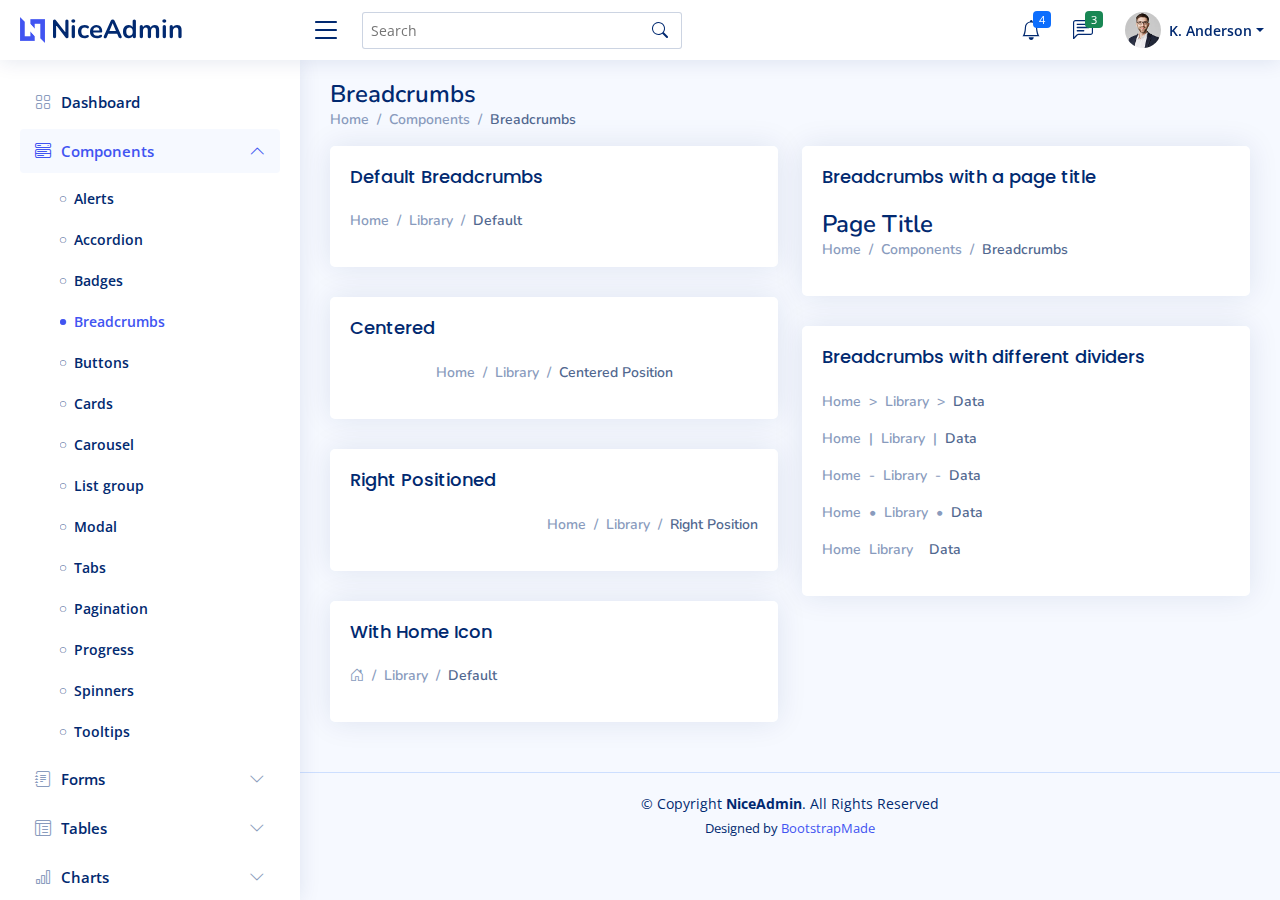
<file: NiceAdmin/components-breadcrumbs.html>
<!DOCTYPE html>
<html lang="en">

<head>
  <meta charset="utf-8">
  <meta content="width=device-width, initial-scale=1.0" name="viewport">

  <title>Components / Breadcrumbs - NiceAdmin Bootstrap Template</title>
  <meta content="" name="description">
  <meta content="" name="keywords">

  <!-- Favicons -->
  <link href="assets/img/favicon.png" rel="icon">
  <link href="assets/img/apple-touch-icon.png" rel="apple-touch-icon">

  <!-- Google Fonts -->
  <link href="https://fonts.gstatic.com" rel="preconnect">
  <link href="https://fonts.googleapis.com/css?family=Open+Sans:300,300i,400,400i,600,600i,700,700i|Nunito:300,300i,400,400i,600,600i,700,700i|Poppins:300,300i,400,400i,500,500i,600,600i,700,700i" rel="stylesheet">

  <!-- Vendor CSS Files -->
  <link href="assets/vendor/bootstrap/css/bootstrap.min.css" rel="stylesheet">
  <link href="assets/vendor/bootstrap-icons/bootstrap-icons.css" rel="stylesheet">
  <link href="assets/vendor/boxicons/css/boxicons.min.css" rel="stylesheet">
  <link href="assets/vendor/quill/quill.snow.css" rel="stylesheet">
  <link href="assets/vendor/quill/quill.bubble.css" rel="stylesheet">
  <link href="assets/vendor/remixicon/remixicon.css" rel="stylesheet">
  <link href="assets/vendor/simple-datatables/style.css" rel="stylesheet">

  <!-- Template Main CSS File -->
  <link href="assets/css/style.css" rel="stylesheet">

  <!-- =======================================================
  * Template Name: NiceAdmin - v2.2.2
  * Template URL: https://bootstrapmade.com/nice-admin-bootstrap-admin-html-template/
  * Author: BootstrapMade.com
  * License: https://bootstrapmade.com/license/
  ======================================================== -->
</head>

<body>

  <!-- ======= Header ======= -->
  <header id="header" class="header fixed-top d-flex align-items-center">

    <div class="d-flex align-items-center justify-content-between">
      <a href="index.html" class="logo d-flex align-items-center">
        <img src="assets/img/logo.png" alt="">
        <span class="d-none d-lg-block">NiceAdmin</span>
      </a>
      <i class="bi bi-list toggle-sidebar-btn"></i>
    </div><!-- End Logo -->

    <div class="search-bar">
      <form class="search-form d-flex align-items-center" method="POST" action="#">
        <input type="text" name="query" placeholder="Search" title="Enter search keyword">
        <button type="submit" title="Search"><i class="bi bi-search"></i></button>
      </form>
    </div><!-- End Search Bar -->

    <nav class="header-nav ms-auto">
      <ul class="d-flex align-items-center">

        <li class="nav-item d-block d-lg-none">
          <a class="nav-link nav-icon search-bar-toggle " href="#">
            <i class="bi bi-search"></i>
          </a>
        </li><!-- End Search Icon-->

        <li class="nav-item dropdown">

          <a class="nav-link nav-icon" href="#" data-bs-toggle="dropdown">
            <i class="bi bi-bell"></i>
            <span class="badge bg-primary badge-number">4</span>
          </a><!-- End Notification Icon -->

          <ul class="dropdown-menu dropdown-menu-end dropdown-menu-arrow notifications">
            <li class="dropdown-header">
              You have 4 new notifications
              <a href="#"><span class="badge rounded-pill bg-primary p-2 ms-2">View all</span></a>
            </li>
            <li>
              <hr class="dropdown-divider">
            </li>

            <li class="notification-item">
              <i class="bi bi-exclamation-circle text-warning"></i>
              <div>
                <h4>Lorem Ipsum</h4>
                <p>Quae dolorem earum veritatis oditseno</p>
                <p>30 min. ago</p>
              </div>
            </li>

            <li>
              <hr class="dropdown-divider">
            </li>

            <li class="notification-item">
              <i class="bi bi-x-circle text-danger"></i>
              <div>
                <h4>Atque rerum nesciunt</h4>
                <p>Quae dolorem earum veritatis oditseno</p>
                <p>1 hr. ago</p>
              </div>
            </li>

            <li>
              <hr class="dropdown-divider">
            </li>

            <li class="notification-item">
              <i class="bi bi-check-circle text-success"></i>
              <div>
                <h4>Sit rerum fuga</h4>
                <p>Quae dolorem earum veritatis oditseno</p>
                <p>2 hrs. ago</p>
              </div>
            </li>

            <li>
              <hr class="dropdown-divider">
            </li>

            <li class="notification-item">
              <i class="bi bi-info-circle text-primary"></i>
              <div>
                <h4>Dicta reprehenderit</h4>
                <p>Quae dolorem earum veritatis oditseno</p>
                <p>4 hrs. ago</p>
              </div>
            </li>

            <li>
              <hr class="dropdown-divider">
            </li>
            <li class="dropdown-footer">
              <a href="#">Show all notifications</a>
            </li>

          </ul><!-- End Notification Dropdown Items -->

        </li><!-- End Notification Nav -->

        <li class="nav-item dropdown">

          <a class="nav-link nav-icon" href="#" data-bs-toggle="dropdown">
            <i class="bi bi-chat-left-text"></i>
            <span class="badge bg-success badge-number">3</span>
          </a><!-- End Messages Icon -->

          <ul class="dropdown-menu dropdown-menu-end dropdown-menu-arrow messages">
            <li class="dropdown-header">
              You have 3 new messages
              <a href="#"><span class="badge rounded-pill bg-primary p-2 ms-2">View all</span></a>
            </li>
            <li>
              <hr class="dropdown-divider">
            </li>

            <li class="message-item">
              <a href="#">
                <img src="assets/img/messages-1.jpg" alt="" class="rounded-circle">
                <div>
                  <h4>Maria Hudson</h4>
                  <p>Velit asperiores et ducimus soluta repudiandae labore officia est ut...</p>
                  <p>4 hrs. ago</p>
                </div>
              </a>
            </li>
            <li>
              <hr class="dropdown-divider">
            </li>

            <li class="message-item">
              <a href="#">
                <img src="assets/img/messages-2.jpg" alt="" class="rounded-circle">
                <div>
                  <h4>Anna Nelson</h4>
                  <p>Velit asperiores et ducimus soluta repudiandae labore officia est ut...</p>
                  <p>6 hrs. ago</p>
                </div>
              </a>
            </li>
            <li>
              <hr class="dropdown-divider">
            </li>

            <li class="message-item">
              <a href="#">
                <img src="assets/img/messages-3.jpg" alt="" class="rounded-circle">
                <div>
                  <h4>David Muldon</h4>
                  <p>Velit asperiores et ducimus soluta repudiandae labore officia est ut...</p>
                  <p>8 hrs. ago</p>
                </div>
              </a>
            </li>
            <li>
              <hr class="dropdown-divider">
            </li>

            <li class="dropdown-footer">
              <a href="#">Show all messages</a>
            </li>

          </ul><!-- End Messages Dropdown Items -->

        </li><!-- End Messages Nav -->

        <li class="nav-item dropdown pe-3">

          <a class="nav-link nav-profile d-flex align-items-center pe-0" href="#" data-bs-toggle="dropdown">
            <img src="assets/img/profile-img.jpg" alt="Profile" class="rounded-circle">
            <span class="d-none d-md-block dropdown-toggle ps-2">K. Anderson</span>
          </a><!-- End Profile Iamge Icon -->

          <ul class="dropdown-menu dropdown-menu-end dropdown-menu-arrow profile">
            <li class="dropdown-header">
              <h6>Kevin Anderson</h6>
              <span>Web Designer</span>
            </li>
            <li>
              <hr class="dropdown-divider">
            </li>

            <li>
              <a class="dropdown-item d-flex align-items-center" href="users-profile.html">
                <i class="bi bi-person"></i>
                <span>My Profile</span>
              </a>
            </li>
            <li>
              <hr class="dropdown-divider">
            </li>

            <li>
              <a class="dropdown-item d-flex align-items-center" href="users-profile.html">
                <i class="bi bi-gear"></i>
                <span>Account Settings</span>
              </a>
            </li>
            <li>
              <hr class="dropdown-divider">
            </li>

            <li>
              <a class="dropdown-item d-flex align-items-center" href="pages-faq.html">
                <i class="bi bi-question-circle"></i>
                <span>Need Help?</span>
              </a>
            </li>
            <li>
              <hr class="dropdown-divider">
            </li>

            <li>
              <a class="dropdown-item d-flex align-items-center" href="#">
                <i class="bi bi-box-arrow-right"></i>
                <span>Sign Out</span>
              </a>
            </li>

          </ul><!-- End Profile Dropdown Items -->
        </li><!-- End Profile Nav -->

      </ul>
    </nav><!-- End Icons Navigation -->

  </header><!-- End Header -->

  <!-- ======= Sidebar ======= -->
  <aside id="sidebar" class="sidebar">

    <ul class="sidebar-nav" id="sidebar-nav">

      <li class="nav-item">
        <a class="nav-link collapsed" href="index.html">
          <i class="bi bi-grid"></i>
          <span>Dashboard</span>
        </a>
      </li><!-- End Dashboard Nav -->

      <li class="nav-item">
        <a class="nav-link " data-bs-target="#components-nav" data-bs-toggle="collapse" href="#">
          <i class="bi bi-menu-button-wide"></i><span>Components</span><i class="bi bi-chevron-down ms-auto"></i>
        </a>
        <ul id="components-nav" class="nav-content collapse show" data-bs-parent="#sidebar-nav">
          <li>
            <a href="components-alerts.html">
              <i class="bi bi-circle"></i><span>Alerts</span>
            </a>
          </li>
          <li>
            <a href="components-accordion.html">
              <i class="bi bi-circle"></i><span>Accordion</span>
            </a>
          </li>
          <li>
            <a href="components-badges.html">
              <i class="bi bi-circle"></i><span>Badges</span>
            </a>
          </li>
          <li>
            <a href="components-breadcrumbs.html" class="active">
              <i class="bi bi-circle"></i><span>Breadcrumbs</span>
            </a>
          </li>
          <li>
            <a href="components-buttons.html">
              <i class="bi bi-circle"></i><span>Buttons</span>
            </a>
          </li>
          <li>
            <a href="components-cards.html">
              <i class="bi bi-circle"></i><span>Cards</span>
            </a>
          </li>
          <li>
            <a href="components-carousel.html">
              <i class="bi bi-circle"></i><span>Carousel</span>
            </a>
          </li>
          <li>
            <a href="components-list-group.html">
              <i class="bi bi-circle"></i><span>List group</span>
            </a>
          </li>
          <li>
            <a href="components-modal.html">
              <i class="bi bi-circle"></i><span>Modal</span>
            </a>
          </li>
          <li>
            <a href="components-tabs.html">
              <i class="bi bi-circle"></i><span>Tabs</span>
            </a>
          </li>
          <li>
            <a href="components-pagination.html">
              <i class="bi bi-circle"></i><span>Pagination</span>
            </a>
          </li>
          <li>
            <a href="components-progress.html">
              <i class="bi bi-circle"></i><span>Progress</span>
            </a>
          </li>
          <li>
            <a href="components-spinners.html">
              <i class="bi bi-circle"></i><span>Spinners</span>
            </a>
          </li>
          <li>
            <a href="components-tooltips.html">
              <i class="bi bi-circle"></i><span>Tooltips</span>
            </a>
          </li>
        </ul>
      </li><!-- End Components Nav -->

      <li class="nav-item">
        <a class="nav-link collapsed" data-bs-target="#forms-nav" data-bs-toggle="collapse" href="#">
          <i class="bi bi-journal-text"></i><span>Forms</span><i class="bi bi-chevron-down ms-auto"></i>
        </a>
        <ul id="forms-nav" class="nav-content collapse " data-bs-parent="#sidebar-nav">
          <li>
            <a href="forms-elements.html">
              <i class="bi bi-circle"></i><span>Form Elements</span>
            </a>
          </li>
          <li>
            <a href="forms-layouts.html">
              <i class="bi bi-circle"></i><span>Form Layouts</span>
            </a>
          </li>
          <li>
            <a href="forms-editors.html">
              <i class="bi bi-circle"></i><span>Form Editors</span>
            </a>
          </li>
          <li>
            <a href="forms-validation.html">
              <i class="bi bi-circle"></i><span>Form Validation</span>
            </a>
          </li>
        </ul>
      </li><!-- End Forms Nav -->

      <li class="nav-item">
        <a class="nav-link collapsed" data-bs-target="#tables-nav" data-bs-toggle="collapse" href="#">
          <i class="bi bi-layout-text-window-reverse"></i><span>Tables</span><i class="bi bi-chevron-down ms-auto"></i>
        </a>
        <ul id="tables-nav" class="nav-content collapse " data-bs-parent="#sidebar-nav">
          <li>
            <a href="tables-general.html">
              <i class="bi bi-circle"></i><span>General Tables</span>
            </a>
          </li>
          <li>
            <a href="tables-data.html">
              <i class="bi bi-circle"></i><span>Data Tables</span>
            </a>
          </li>
        </ul>
      </li><!-- End Tables Nav -->

      <li class="nav-item">
        <a class="nav-link collapsed" data-bs-target="#charts-nav" data-bs-toggle="collapse" href="#">
          <i class="bi bi-bar-chart"></i><span>Charts</span><i class="bi bi-chevron-down ms-auto"></i>
        </a>
        <ul id="charts-nav" class="nav-content collapse " data-bs-parent="#sidebar-nav">
          <li>
            <a href="charts-chartjs.html">
              <i class="bi bi-circle"></i><span>Chart.js</span>
            </a>
          </li>
          <li>
            <a href="charts-apexcharts.html">
              <i class="bi bi-circle"></i><span>ApexCharts</span>
            </a>
          </li>
          <li>
            <a href="charts-echarts.html">
              <i class="bi bi-circle"></i><span>ECharts</span>
            </a>
          </li>
        </ul>
      </li><!-- End Charts Nav -->

      <li class="nav-item">
        <a class="nav-link collapsed" data-bs-target="#icons-nav" data-bs-toggle="collapse" href="#">
          <i class="bi bi-gem"></i><span>Icons</span><i class="bi bi-chevron-down ms-auto"></i>
        </a>
        <ul id="icons-nav" class="nav-content collapse " data-bs-parent="#sidebar-nav">
          <li>
            <a href="icons-bootstrap.html">
              <i class="bi bi-circle"></i><span>Bootstrap Icons</span>
            </a>
          </li>
          <li>
            <a href="icons-remix.html">
              <i class="bi bi-circle"></i><span>Remix Icons</span>
            </a>
          </li>
          <li>
            <a href="icons-boxicons.html">
              <i class="bi bi-circle"></i><span>Boxicons</span>
            </a>
          </li>
        </ul>
      </li><!-- End Icons Nav -->

      <li class="nav-heading">Pages</li>

      <li class="nav-item">
        <a class="nav-link collapsed" href="users-profile.html">
          <i class="bi bi-person"></i>
          <span>Profile</span>
        </a>
      </li><!-- End Profile Page Nav -->

      <li class="nav-item">
        <a class="nav-link collapsed" href="pages-faq.html">
          <i class="bi bi-question-circle"></i>
          <span>F.A.Q</span>
        </a>
      </li><!-- End F.A.Q Page Nav -->

      <li class="nav-item">
        <a class="nav-link collapsed" href="pages-contact.html">
          <i class="bi bi-envelope"></i>
          <span>Contact</span>
        </a>
      </li><!-- End Contact Page Nav -->

      <li class="nav-item">
        <a class="nav-link collapsed" href="pages-register.html">
          <i class="bi bi-card-list"></i>
          <span>Register</span>
        </a>
      </li><!-- End Register Page Nav -->

      <li class="nav-item">
        <a class="nav-link collapsed" href="pages-login.html">
          <i class="bi bi-box-arrow-in-right"></i>
          <span>Login</span>
        </a>
      </li><!-- End Login Page Nav -->

      <li class="nav-item">
        <a class="nav-link collapsed" href="pages-error-404.html">
          <i class="bi bi-dash-circle"></i>
          <span>Error 404</span>
        </a>
      </li><!-- End Error 404 Page Nav -->

      <li class="nav-item">
        <a class="nav-link collapsed" href="pages-blank.html">
          <i class="bi bi-file-earmark"></i>
          <span>Blank</span>
        </a>
      </li><!-- End Blank Page Nav -->

    </ul>

  </aside><!-- End Sidebar-->

  <main id="main" class="main">

    <div class="pagetitle">
      <h1>Breadcrumbs</h1>
      <nav>
        <ol class="breadcrumb">
          <li class="breadcrumb-item"><a href="index.html">Home</a></li>
          <li class="breadcrumb-item">Components</li>
          <li class="breadcrumb-item active">Breadcrumbs</li>
        </ol>
      </nav>
    </div><!-- End Page Title -->

    <section class="section">
      <div class="row">
        <div class="col-lg-6">

          <div class="card">
            <div class="card-body">
              <h5 class="card-title">Default Breadcrumbs</h5>

              <nav>
                <ol class="breadcrumb">
                  <li class="breadcrumb-item"><a href="index.html">Home</a></li>
                  <li class="breadcrumb-item"><a href="#">Library</a></li>
                  <li class="breadcrumb-item active">Default</li>
                </ol>
              </nav>
            </div>
          </div>

          <div class="card">
            <div class="card-body">
              <h5 class="card-title">Centered</h5>

              <nav class="d-flex justify-content-center">
                <ol class="breadcrumb">
                  <li class="breadcrumb-item"><a href="index.html">Home</a></li>
                  <li class="breadcrumb-item"><a href="#">Library</a></li>
                  <li class="breadcrumb-item active">Centered Position</li>
                </ol>
              </nav>
            </div>
          </div>

          <div class="card">
            <div class="card-body">
              <h5 class="card-title">Right Positioned</h5>

              <nav class="d-flex justify-content-end">
                <ol class="breadcrumb">
                  <li class="breadcrumb-item"><a href="index.html">Home</a></li>
                  <li class="breadcrumb-item"><a href="#">Library</a></li>
                  <li class="breadcrumb-item active">Right Position</li>
                </ol>
              </nav>
            </div>
          </div>

          <div class="card">
            <div class="card-body">
              <h5 class="card-title">With Home Icon</h5>

              <nav>
                <ol class="breadcrumb">
                  <li class="breadcrumb-item"><a href="index.html"><i class="bi bi-house-door"></i></a></li>
                  <li class="breadcrumb-item"><a href="#">Library</a></li>
                  <li class="breadcrumb-item active">Default</li>
                </ol>
              </nav>
            </div>
          </div>

        </div>

        <div class="col-lg-6">

          <div class="card">
            <div class="card-body">
              <h5 class="card-title">Breadcrumbs with a page title</h5>

              <div class="pagetitle">
                <h1>Page Title</h1>
                <nav>
                  <ol class="breadcrumb">
                    <li class="breadcrumb-item"><a href="index.html">Home</a></li>
                    <li class="breadcrumb-item">Components</li>
                    <li class="breadcrumb-item active">Breadcrumbs</li>
                  </ol>
                </nav>
              </div><!-- End Breadcrumbs with a page title -->

            </div>
          </div>

          <div class="card">
            <div class="card-body">
              <h5 class="card-title">Breadcrumbs with different dividers</h5>

              <nav style="--bs-breadcrumb-divider: '>';">
                <ol class="breadcrumb">
                  <li class="breadcrumb-item"><a href="index.html">Home</a></li>
                  <li class="breadcrumb-item"><a href="#">Library</a></li>
                  <li class="breadcrumb-item active">Data</li>
                </ol>
              </nav>

              <nav style="--bs-breadcrumb-divider: '|';">
                <ol class="breadcrumb">
                  <li class="breadcrumb-item"><a href="index.html">Home</a></li>
                  <li class="breadcrumb-item"><a href="#">Library</a></li>
                  <li class="breadcrumb-item active">Data</li>
                </ol>
              </nav>

              <nav style="--bs-breadcrumb-divider: '-';">
                <ol class="breadcrumb">
                  <li class="breadcrumb-item"><a href="index.html">Home</a></li>
                  <li class="breadcrumb-item"><a href="#">Library</a></li>
                  <li class="breadcrumb-item active">Data</li>
                </ol>
              </nav>

              <nav style="--bs-breadcrumb-divider: '•';">
                <ol class="breadcrumb">
                  <li class="breadcrumb-item"><a href="index.html">Home</a></li>
                  <li class="breadcrumb-item"><a href="#">Library</a></li>
                  <li class="breadcrumb-item active">Data</li>
                </ol>
              </nav>

              <nav style="--bs-breadcrumb-divider: '';">
                <ol class="breadcrumb">
                  <li class="breadcrumb-item"><a href="index.html">Home</a></li>
                  <li class="breadcrumb-item"><a href="#">Library</a></li>
                  <li class="breadcrumb-item active">Data</li>
                </ol>
              </nav>

            </div>
          </div>

        </div>
      </div>
    </section>

  </main><!-- End #main -->

  <!-- ======= Footer ======= -->
  <footer id="footer" class="footer">
    <div class="copyright">
      &copy; Copyright <strong><span>NiceAdmin</span></strong>. All Rights Reserved
    </div>
    <div class="credits">
      <!-- All the links in the footer should remain intact. -->
      <!-- You can delete the links only if you purchased the pro version. -->
      <!-- Licensing information: https://bootstrapmade.com/license/ -->
      <!-- Purchase the pro version with working PHP/AJAX contact form: https://bootstrapmade.com/nice-admin-bootstrap-admin-html-template/ -->
      Designed by <a href="https://bootstrapmade.com/">BootstrapMade</a>
    </div>
  </footer><!-- End Footer -->

  <a href="#" class="back-to-top d-flex align-items-center justify-content-center"><i class="bi bi-arrow-up-short"></i></a>

  <!-- Vendor JS Files -->
  <script src="assets/vendor/apexcharts/apexcharts.min.js"></script>
  <script src="assets/vendor/bootstrap/js/bootstrap.bundle.min.js"></script>
  <script src="assets/vendor/chart.js/chart.min.js"></script>
  <script src="assets/vendor/echarts/echarts.min.js"></script>
  <script src="assets/vendor/quill/quill.min.js"></script>
  <script src="assets/vendor/simple-datatables/simple-datatables.js"></script>
  <script src="assets/vendor/tinymce/tinymce.min.js"></script>
  <script src="assets/vendor/php-email-form/validate.js"></script>

  <!-- Template Main JS File -->
  <script src="assets/js/main.js"></script>

</body>

</html>
</file>
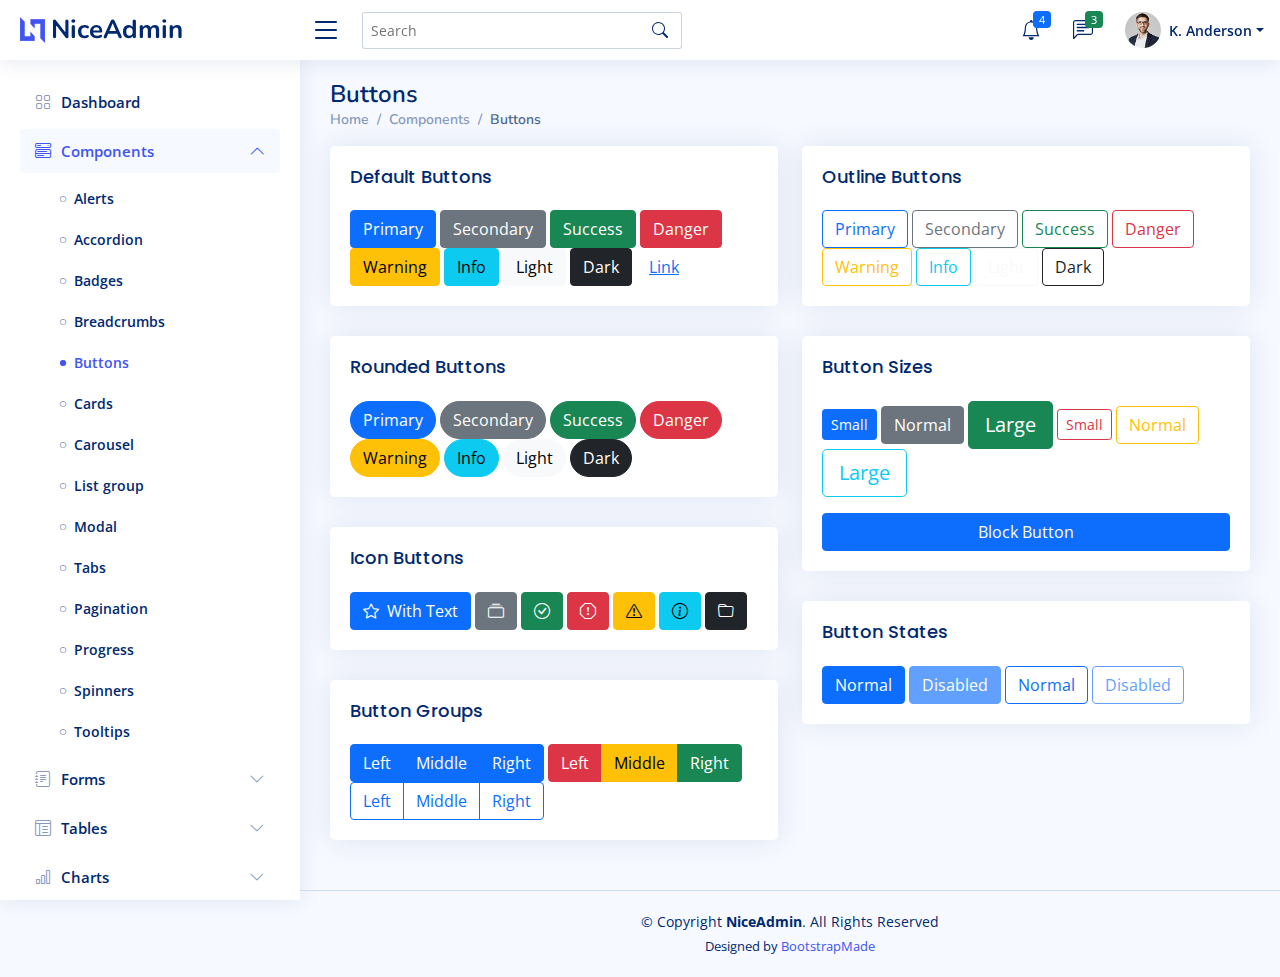
<file: NiceAdmin/components-buttons.html>
<!DOCTYPE html>
<html lang="en">

<head>
  <meta charset="utf-8">
  <meta content="width=device-width, initial-scale=1.0" name="viewport">

  <title>Components / Buttons - NiceAdmin Bootstrap Template</title>
  <meta content="" name="description">
  <meta content="" name="keywords">

  <!-- Favicons -->
  <link href="assets/img/favicon.png" rel="icon">
  <link href="assets/img/apple-touch-icon.png" rel="apple-touch-icon">

  <!-- Google Fonts -->
  <link href="https://fonts.gstatic.com" rel="preconnect">
  <link href="https://fonts.googleapis.com/css?family=Open+Sans:300,300i,400,400i,600,600i,700,700i|Nunito:300,300i,400,400i,600,600i,700,700i|Poppins:300,300i,400,400i,500,500i,600,600i,700,700i" rel="stylesheet">

  <!-- Vendor CSS Files -->
  <link href="assets/vendor/bootstrap/css/bootstrap.min.css" rel="stylesheet">
  <link href="assets/vendor/bootstrap-icons/bootstrap-icons.css" rel="stylesheet">
  <link href="assets/vendor/boxicons/css/boxicons.min.css" rel="stylesheet">
  <link href="assets/vendor/quill/quill.snow.css" rel="stylesheet">
  <link href="assets/vendor/quill/quill.bubble.css" rel="stylesheet">
  <link href="assets/vendor/remixicon/remixicon.css" rel="stylesheet">
  <link href="assets/vendor/simple-datatables/style.css" rel="stylesheet">

  <!-- Template Main CSS File -->
  <link href="assets/css/style.css" rel="stylesheet">

  <!-- =======================================================
  * Template Name: NiceAdmin - v2.2.2
  * Template URL: https://bootstrapmade.com/nice-admin-bootstrap-admin-html-template/
  * Author: BootstrapMade.com
  * License: https://bootstrapmade.com/license/
  ======================================================== -->
</head>

<body>

  <!-- ======= Header ======= -->
  <header id="header" class="header fixed-top d-flex align-items-center">

    <div class="d-flex align-items-center justify-content-between">
      <a href="index.html" class="logo d-flex align-items-center">
        <img src="assets/img/logo.png" alt="">
        <span class="d-none d-lg-block">NiceAdmin</span>
      </a>
      <i class="bi bi-list toggle-sidebar-btn"></i>
    </div><!-- End Logo -->

    <div class="search-bar">
      <form class="search-form d-flex align-items-center" method="POST" action="#">
        <input type="text" name="query" placeholder="Search" title="Enter search keyword">
        <button type="submit" title="Search"><i class="bi bi-search"></i></button>
      </form>
    </div><!-- End Search Bar -->

    <nav class="header-nav ms-auto">
      <ul class="d-flex align-items-center">

        <li class="nav-item d-block d-lg-none">
          <a class="nav-link nav-icon search-bar-toggle " href="#">
            <i class="bi bi-search"></i>
          </a>
        </li><!-- End Search Icon-->

        <li class="nav-item dropdown">

          <a class="nav-link nav-icon" href="#" data-bs-toggle="dropdown">
            <i class="bi bi-bell"></i>
            <span class="badge bg-primary badge-number">4</span>
          </a><!-- End Notification Icon -->

          <ul class="dropdown-menu dropdown-menu-end dropdown-menu-arrow notifications">
            <li class="dropdown-header">
              You have 4 new notifications
              <a href="#"><span class="badge rounded-pill bg-primary p-2 ms-2">View all</span></a>
            </li>
            <li>
              <hr class="dropdown-divider">
            </li>

            <li class="notification-item">
              <i class="bi bi-exclamation-circle text-warning"></i>
              <div>
                <h4>Lorem Ipsum</h4>
                <p>Quae dolorem earum veritatis oditseno</p>
                <p>30 min. ago</p>
              </div>
            </li>

            <li>
              <hr class="dropdown-divider">
            </li>

            <li class="notification-item">
              <i class="bi bi-x-circle text-danger"></i>
              <div>
                <h4>Atque rerum nesciunt</h4>
                <p>Quae dolorem earum veritatis oditseno</p>
                <p>1 hr. ago</p>
              </div>
            </li>

            <li>
              <hr class="dropdown-divider">
            </li>

            <li class="notification-item">
              <i class="bi bi-check-circle text-success"></i>
              <div>
                <h4>Sit rerum fuga</h4>
                <p>Quae dolorem earum veritatis oditseno</p>
                <p>2 hrs. ago</p>
              </div>
            </li>

            <li>
              <hr class="dropdown-divider">
            </li>

            <li class="notification-item">
              <i class="bi bi-info-circle text-primary"></i>
              <div>
                <h4>Dicta reprehenderit</h4>
                <p>Quae dolorem earum veritatis oditseno</p>
                <p>4 hrs. ago</p>
              </div>
            </li>

            <li>
              <hr class="dropdown-divider">
            </li>
            <li class="dropdown-footer">
              <a href="#">Show all notifications</a>
            </li>

          </ul><!-- End Notification Dropdown Items -->

        </li><!-- End Notification Nav -->

        <li class="nav-item dropdown">

          <a class="nav-link nav-icon" href="#" data-bs-toggle="dropdown">
            <i class="bi bi-chat-left-text"></i>
            <span class="badge bg-success badge-number">3</span>
          </a><!-- End Messages Icon -->

          <ul class="dropdown-menu dropdown-menu-end dropdown-menu-arrow messages">
            <li class="dropdown-header">
              You have 3 new messages
              <a href="#"><span class="badge rounded-pill bg-primary p-2 ms-2">View all</span></a>
            </li>
            <li>
              <hr class="dropdown-divider">
            </li>

            <li class="message-item">
              <a href="#">
                <img src="assets/img/messages-1.jpg" alt="" class="rounded-circle">
                <div>
                  <h4>Maria Hudson</h4>
                  <p>Velit asperiores et ducimus soluta repudiandae labore officia est ut...</p>
                  <p>4 hrs. ago</p>
                </div>
              </a>
            </li>
            <li>
              <hr class="dropdown-divider">
            </li>

            <li class="message-item">
              <a href="#">
                <img src="assets/img/messages-2.jpg" alt="" class="rounded-circle">
                <div>
                  <h4>Anna Nelson</h4>
                  <p>Velit asperiores et ducimus soluta repudiandae labore officia est ut...</p>
                  <p>6 hrs. ago</p>
                </div>
              </a>
            </li>
            <li>
              <hr class="dropdown-divider">
            </li>

            <li class="message-item">
              <a href="#">
                <img src="assets/img/messages-3.jpg" alt="" class="rounded-circle">
                <div>
                  <h4>David Muldon</h4>
                  <p>Velit asperiores et ducimus soluta repudiandae labore officia est ut...</p>
                  <p>8 hrs. ago</p>
                </div>
              </a>
            </li>
            <li>
              <hr class="dropdown-divider">
            </li>

            <li class="dropdown-footer">
              <a href="#">Show all messages</a>
            </li>

          </ul><!-- End Messages Dropdown Items -->

        </li><!-- End Messages Nav -->

        <li class="nav-item dropdown pe-3">

          <a class="nav-link nav-profile d-flex align-items-center pe-0" href="#" data-bs-toggle="dropdown">
            <img src="assets/img/profile-img.jpg" alt="Profile" class="rounded-circle">
            <span class="d-none d-md-block dropdown-toggle ps-2">K. Anderson</span>
          </a><!-- End Profile Iamge Icon -->

          <ul class="dropdown-menu dropdown-menu-end dropdown-menu-arrow profile">
            <li class="dropdown-header">
              <h6>Kevin Anderson</h6>
              <span>Web Designer</span>
            </li>
            <li>
              <hr class="dropdown-divider">
            </li>

            <li>
              <a class="dropdown-item d-flex align-items-center" href="users-profile.html">
                <i class="bi bi-person"></i>
                <span>My Profile</span>
              </a>
            </li>
            <li>
              <hr class="dropdown-divider">
            </li>

            <li>
              <a class="dropdown-item d-flex align-items-center" href="users-profile.html">
                <i class="bi bi-gear"></i>
                <span>Account Settings</span>
              </a>
            </li>
            <li>
              <hr class="dropdown-divider">
            </li>

            <li>
              <a class="dropdown-item d-flex align-items-center" href="pages-faq.html">
                <i class="bi bi-question-circle"></i>
                <span>Need Help?</span>
              </a>
            </li>
            <li>
              <hr class="dropdown-divider">
            </li>

            <li>
              <a class="dropdown-item d-flex align-items-center" href="#">
                <i class="bi bi-box-arrow-right"></i>
                <span>Sign Out</span>
              </a>
            </li>

          </ul><!-- End Profile Dropdown Items -->
        </li><!-- End Profile Nav -->

      </ul>
    </nav><!-- End Icons Navigation -->

  </header><!-- End Header -->

  <!-- ======= Sidebar ======= -->
  <aside id="sidebar" class="sidebar">

    <ul class="sidebar-nav" id="sidebar-nav">

      <li class="nav-item">
        <a class="nav-link collapsed" href="index.html">
          <i class="bi bi-grid"></i>
          <span>Dashboard</span>
        </a>
      </li><!-- End Dashboard Nav -->

      <li class="nav-item">
        <a class="nav-link " data-bs-target="#components-nav" data-bs-toggle="collapse" href="#">
          <i class="bi bi-menu-button-wide"></i><span>Components</span><i class="bi bi-chevron-down ms-auto"></i>
        </a>
        <ul id="components-nav" class="nav-content collapse show" data-bs-parent="#sidebar-nav">
          <li>
            <a href="components-alerts.html">
              <i class="bi bi-circle"></i><span>Alerts</span>
            </a>
          </li>
          <li>
            <a href="components-accordion.html">
              <i class="bi bi-circle"></i><span>Accordion</span>
            </a>
          </li>
          <li>
            <a href="components-badges.html">
              <i class="bi bi-circle"></i><span>Badges</span>
            </a>
          </li>
          <li>
            <a href="components-breadcrumbs.html">
              <i class="bi bi-circle"></i><span>Breadcrumbs</span>
            </a>
          </li>
          <li>
            <a href="components-buttons.html" class="active">
              <i class="bi bi-circle"></i><span>Buttons</span>
            </a>
          </li>
          <li>
            <a href="components-cards.html">
              <i class="bi bi-circle"></i><span>Cards</span>
            </a>
          </li>
          <li>
            <a href="components-carousel.html">
              <i class="bi bi-circle"></i><span>Carousel</span>
            </a>
          </li>
          <li>
            <a href="components-list-group.html">
              <i class="bi bi-circle"></i><span>List group</span>
            </a>
          </li>
          <li>
            <a href="components-modal.html">
              <i class="bi bi-circle"></i><span>Modal</span>
            </a>
          </li>
          <li>
            <a href="components-tabs.html">
              <i class="bi bi-circle"></i><span>Tabs</span>
            </a>
          </li>
          <li>
            <a href="components-pagination.html">
              <i class="bi bi-circle"></i><span>Pagination</span>
            </a>
          </li>
          <li>
            <a href="components-progress.html">
              <i class="bi bi-circle"></i><span>Progress</span>
            </a>
          </li>
          <li>
            <a href="components-spinners.html">
              <i class="bi bi-circle"></i><span>Spinners</span>
            </a>
          </li>
          <li>
            <a href="components-tooltips.html">
              <i class="bi bi-circle"></i><span>Tooltips</span>
            </a>
          </li>
        </ul>
      </li><!-- End Components Nav -->

      <li class="nav-item">
        <a class="nav-link collapsed" data-bs-target="#forms-nav" data-bs-toggle="collapse" href="#">
          <i class="bi bi-journal-text"></i><span>Forms</span><i class="bi bi-chevron-down ms-auto"></i>
        </a>
        <ul id="forms-nav" class="nav-content collapse " data-bs-parent="#sidebar-nav">
          <li>
            <a href="forms-elements.html">
              <i class="bi bi-circle"></i><span>Form Elements</span>
            </a>
          </li>
          <li>
            <a href="forms-layouts.html">
              <i class="bi bi-circle"></i><span>Form Layouts</span>
            </a>
          </li>
          <li>
            <a href="forms-editors.html">
              <i class="bi bi-circle"></i><span>Form Editors</span>
            </a>
          </li>
          <li>
            <a href="forms-validation.html">
              <i class="bi bi-circle"></i><span>Form Validation</span>
            </a>
          </li>
        </ul>
      </li><!-- End Forms Nav -->

      <li class="nav-item">
        <a class="nav-link collapsed" data-bs-target="#tables-nav" data-bs-toggle="collapse" href="#">
          <i class="bi bi-layout-text-window-reverse"></i><span>Tables</span><i class="bi bi-chevron-down ms-auto"></i>
        </a>
        <ul id="tables-nav" class="nav-content collapse " data-bs-parent="#sidebar-nav">
          <li>
            <a href="tables-general.html">
              <i class="bi bi-circle"></i><span>General Tables</span>
            </a>
          </li>
          <li>
            <a href="tables-data.html">
              <i class="bi bi-circle"></i><span>Data Tables</span>
            </a>
          </li>
        </ul>
      </li><!-- End Tables Nav -->

      <li class="nav-item">
        <a class="nav-link collapsed" data-bs-target="#charts-nav" data-bs-toggle="collapse" href="#">
          <i class="bi bi-bar-chart"></i><span>Charts</span><i class="bi bi-chevron-down ms-auto"></i>
        </a>
        <ul id="charts-nav" class="nav-content collapse " data-bs-parent="#sidebar-nav">
          <li>
            <a href="charts-chartjs.html">
              <i class="bi bi-circle"></i><span>Chart.js</span>
            </a>
          </li>
          <li>
            <a href="charts-apexcharts.html">
              <i class="bi bi-circle"></i><span>ApexCharts</span>
            </a>
          </li>
          <li>
            <a href="charts-echarts.html">
              <i class="bi bi-circle"></i><span>ECharts</span>
            </a>
          </li>
        </ul>
      </li><!-- End Charts Nav -->

      <li class="nav-item">
        <a class="nav-link collapsed" data-bs-target="#icons-nav" data-bs-toggle="collapse" href="#">
          <i class="bi bi-gem"></i><span>Icons</span><i class="bi bi-chevron-down ms-auto"></i>
        </a>
        <ul id="icons-nav" class="nav-content collapse " data-bs-parent="#sidebar-nav">
          <li>
            <a href="icons-bootstrap.html">
              <i class="bi bi-circle"></i><span>Bootstrap Icons</span>
            </a>
          </li>
          <li>
            <a href="icons-remix.html">
              <i class="bi bi-circle"></i><span>Remix Icons</span>
            </a>
          </li>
          <li>
            <a href="icons-boxicons.html">
              <i class="bi bi-circle"></i><span>Boxicons</span>
            </a>
          </li>
        </ul>
      </li><!-- End Icons Nav -->

      <li class="nav-heading">Pages</li>

      <li class="nav-item">
        <a class="nav-link collapsed" href="users-profile.html">
          <i class="bi bi-person"></i>
          <span>Profile</span>
        </a>
      </li><!-- End Profile Page Nav -->

      <li class="nav-item">
        <a class="nav-link collapsed" href="pages-faq.html">
          <i class="bi bi-question-circle"></i>
          <span>F.A.Q</span>
        </a>
      </li><!-- End F.A.Q Page Nav -->

      <li class="nav-item">
        <a class="nav-link collapsed" href="pages-contact.html">
          <i class="bi bi-envelope"></i>
          <span>Contact</span>
        </a>
      </li><!-- End Contact Page Nav -->

      <li class="nav-item">
        <a class="nav-link collapsed" href="pages-register.html">
          <i class="bi bi-card-list"></i>
          <span>Register</span>
        </a>
      </li><!-- End Register Page Nav -->

      <li class="nav-item">
        <a class="nav-link collapsed" href="pages-login.html">
          <i class="bi bi-box-arrow-in-right"></i>
          <span>Login</span>
        </a>
      </li><!-- End Login Page Nav -->

      <li class="nav-item">
        <a class="nav-link collapsed" href="pages-error-404.html">
          <i class="bi bi-dash-circle"></i>
          <span>Error 404</span>
        </a>
      </li><!-- End Error 404 Page Nav -->

      <li class="nav-item">
        <a class="nav-link collapsed" href="pages-blank.html">
          <i class="bi bi-file-earmark"></i>
          <span>Blank</span>
        </a>
      </li><!-- End Blank Page Nav -->

    </ul>

  </aside><!-- End Sidebar-->

  <main id="main" class="main">

    <div class="pagetitle">
      <h1>Buttons</h1>
      <nav>
        <ol class="breadcrumb">
          <li class="breadcrumb-item"><a href="index.html">Home</a></li>
          <li class="breadcrumb-item">Components</li>
          <li class="breadcrumb-item active">Buttons</li>
        </ol>
      </nav>
    </div><!-- End Page Title -->

    <section class="section">
      <div class="row">
        <div class="col-lg-6">

          <div class="card">
            <div class="card-body">
              <h5 class="card-title">Default Buttons</h5>

              <button type="button" class="btn btn-primary">Primary</button>
              <button type="button" class="btn btn-secondary">Secondary</button>
              <button type="button" class="btn btn-success">Success</button>
              <button type="button" class="btn btn-danger">Danger</button>
              <button type="button" class="btn btn-warning">Warning</button>
              <button type="button" class="btn btn-info">Info</button>
              <button type="button" class="btn btn-light">Light</button>
              <button type="button" class="btn btn-dark">Dark</button>
              <button type="button" class="btn btn-link">Link</button>
            </div>
          </div>

          <div class="card">
            <div class="card-body">
              <h5 class="card-title">Rounded Buttons</h5>

              <button type="button" class="btn btn-primary rounded-pill">Primary</button>
              <button type="button" class="btn btn-secondary rounded-pill">Secondary</button>
              <button type="button" class="btn btn-success rounded-pill">Success</button>
              <button type="button" class="btn btn-danger rounded-pill">Danger</button>
              <button type="button" class="btn btn-warning rounded-pill">Warning</button>
              <button type="button" class="btn btn-info rounded-pill">Info</button>
              <button type="button" class="btn btn-light rounded-pill">Light</button>
              <button type="button" class="btn btn-dark rounded-pill">Dark</button>
            </div>
          </div>

          <div class="card">
            <div class="card-body">
              <h5 class="card-title">Icon Buttons</h5>

              <button type="button" class="btn btn-primary"><i class="bi bi-star me-1"></i> With Text</button>
              <button type="button" class="btn btn-secondary"><i class="bi bi-collection"></i></button>
              <button type="button" class="btn btn-success"><i class="bi bi-check-circle"></i></button>
              <button type="button" class="btn btn-danger"><i class="bi bi-exclamation-octagon"></i></button>
              <button type="button" class="btn btn-warning"><i class="bi bi-exclamation-triangle"></i></button>
              <button type="button" class="btn btn-info"><i class="bi bi-info-circle"></i></button>
              <button type="button" class="btn btn-dark"><i class="bi bi-folder"></i></button>
            </div>
          </div>

          <div class="card">
            <div class="card-body">
              <h5 class="card-title">Button Groups</h5>

              <div class="btn-group" role="group" aria-label="Basic example">
                <button type="button" class="btn btn-primary">Left</button>
                <button type="button" class="btn btn-primary">Middle</button>
                <button type="button" class="btn btn-primary">Right</button>
              </div>

              <div class="btn-group" role="group" aria-label="Basic mixed styles example">
                <button type="button" class="btn btn-danger">Left</button>
                <button type="button" class="btn btn-warning">Middle</button>
                <button type="button" class="btn btn-success">Right</button>
              </div>

              <div class="btn-group" role="group" aria-label="Basic outlined example">
                <button type="button" class="btn btn-outline-primary">Left</button>
                <button type="button" class="btn btn-outline-primary">Middle</button>
                <button type="button" class="btn btn-outline-primary">Right</button>
              </div>

            </div>
          </div>

        </div>

        <div class="col-lg-6">

          <div class="card">
            <div class="card-body">
              <h5 class="card-title">Outline Buttons</h5>

              <button type="button" class="btn btn-outline-primary">Primary</button>
              <button type="button" class="btn btn-outline-secondary">Secondary</button>
              <button type="button" class="btn btn-outline-success">Success</button>
              <button type="button" class="btn btn-outline-danger">Danger</button>
              <button type="button" class="btn btn-outline-warning">Warning</button>
              <button type="button" class="btn btn-outline-info">Info</button>
              <button type="button" class="btn btn-outline-light">Light</button>
              <button type="button" class="btn btn-outline-dark">Dark</button>
            </div>
          </div>

          <div class="card">
            <div class="card-body">
              <h5 class="card-title">Button Sizes</h5>

              <button type="button" class="btn btn-primary btn-sm">Small</button>
              <button type="button" class="btn btn-secondary">Normal</button>
              <button type="button" class="btn btn-success btn-lg">Large</button>

              <button type="button" class="btn btn-outline-danger btn-sm">Small</button>
              <button type="button" class="btn btn-outline-warning">Normal</button>
              <button type="button" class="btn btn-outline-info btn-lg">Large</button>

              <div class="d-grid gap-2 mt-3">
                <button class="btn btn-primary" type="button">Block Button</button>
              </div>

            </div>
          </div>

          <div class="card">
            <div class="card-body">
              <h5 class="card-title">Button States</h5>

              <button type="button" class="btn btn-primary">Normal</button>
              <button type="button" class="btn btn-primary" disabled>Disabled</button>
              <button type="button" class="btn btn-outline-primary">Normal</button>
              <button type="button" class="btn btn-outline-primary" disabled>Disabled</button>
            </div>
          </div>

        </div>
      </div>
    </section>

  </main><!-- End #main -->

  <!-- ======= Footer ======= -->
  <footer id="footer" class="footer">
    <div class="copyright">
      &copy; Copyright <strong><span>NiceAdmin</span></strong>. All Rights Reserved
    </div>
    <div class="credits">
      <!-- All the links in the footer should remain intact. -->
      <!-- You can delete the links only if you purchased the pro version. -->
      <!-- Licensing information: https://bootstrapmade.com/license/ -->
      <!-- Purchase the pro version with working PHP/AJAX contact form: https://bootstrapmade.com/nice-admin-bootstrap-admin-html-template/ -->
      Designed by <a href="https://bootstrapmade.com/">BootstrapMade</a>
    </div>
  </footer><!-- End Footer -->

  <a href="#" class="back-to-top d-flex align-items-center justify-content-center"><i class="bi bi-arrow-up-short"></i></a>

  <!-- Vendor JS Files -->
  <script src="assets/vendor/apexcharts/apexcharts.min.js"></script>
  <script src="assets/vendor/bootstrap/js/bootstrap.bundle.min.js"></script>
  <script src="assets/vendor/chart.js/chart.min.js"></script>
  <script src="assets/vendor/echarts/echarts.min.js"></script>
  <script src="assets/vendor/quill/quill.min.js"></script>
  <script src="assets/vendor/simple-datatables/simple-datatables.js"></script>
  <script src="assets/vendor/tinymce/tinymce.min.js"></script>
  <script src="assets/vendor/php-email-form/validate.js"></script>

  <!-- Template Main JS File -->
  <script src="assets/js/main.js"></script>

</body>

</html>
</file>
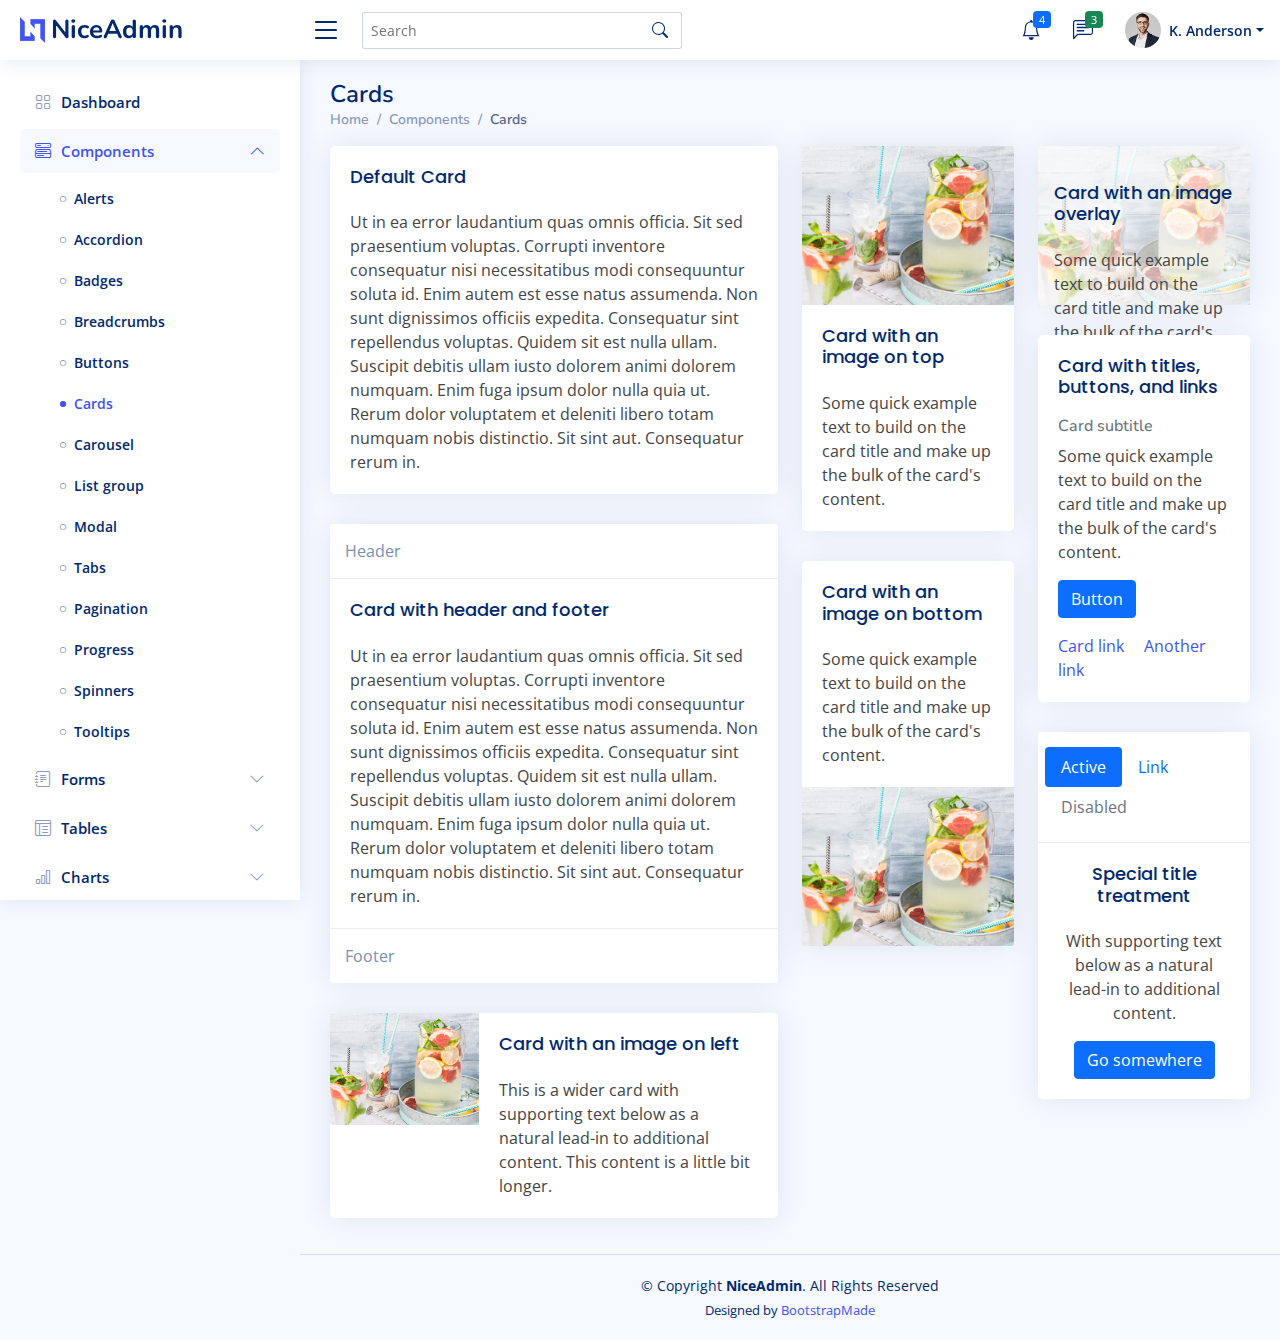
<file: NiceAdmin/components-cards.html>
<!DOCTYPE html>
<html lang="en">

<head>
  <meta charset="utf-8">
  <meta content="width=device-width, initial-scale=1.0" name="viewport">

  <title>Components / Cards - NiceAdmin Bootstrap Template</title>
  <meta content="" name="description">
  <meta content="" name="keywords">

  <!-- Favicons -->
  <link href="assets/img/favicon.png" rel="icon">
  <link href="assets/img/apple-touch-icon.png" rel="apple-touch-icon">

  <!-- Google Fonts -->
  <link href="https://fonts.gstatic.com" rel="preconnect">
  <link href="https://fonts.googleapis.com/css?family=Open+Sans:300,300i,400,400i,600,600i,700,700i|Nunito:300,300i,400,400i,600,600i,700,700i|Poppins:300,300i,400,400i,500,500i,600,600i,700,700i" rel="stylesheet">

  <!-- Vendor CSS Files -->
  <link href="assets/vendor/bootstrap/css/bootstrap.min.css" rel="stylesheet">
  <link href="assets/vendor/bootstrap-icons/bootstrap-icons.css" rel="stylesheet">
  <link href="assets/vendor/boxicons/css/boxicons.min.css" rel="stylesheet">
  <link href="assets/vendor/quill/quill.snow.css" rel="stylesheet">
  <link href="assets/vendor/quill/quill.bubble.css" rel="stylesheet">
  <link href="assets/vendor/remixicon/remixicon.css" rel="stylesheet">
  <link href="assets/vendor/simple-datatables/style.css" rel="stylesheet">

  <!-- Template Main CSS File -->
  <link href="assets/css/style.css" rel="stylesheet">

  <!-- =======================================================
  * Template Name: NiceAdmin - v2.2.2
  * Template URL: https://bootstrapmade.com/nice-admin-bootstrap-admin-html-template/
  * Author: BootstrapMade.com
  * License: https://bootstrapmade.com/license/
  ======================================================== -->
</head>

<body>

  <!-- ======= Header ======= -->
  <header id="header" class="header fixed-top d-flex align-items-center">

    <div class="d-flex align-items-center justify-content-between">
      <a href="index.html" class="logo d-flex align-items-center">
        <img src="assets/img/logo.png" alt="">
        <span class="d-none d-lg-block">NiceAdmin</span>
      </a>
      <i class="bi bi-list toggle-sidebar-btn"></i>
    </div><!-- End Logo -->

    <div class="search-bar">
      <form class="search-form d-flex align-items-center" method="POST" action="#">
        <input type="text" name="query" placeholder="Search" title="Enter search keyword">
        <button type="submit" title="Search"><i class="bi bi-search"></i></button>
      </form>
    </div><!-- End Search Bar -->

    <nav class="header-nav ms-auto">
      <ul class="d-flex align-items-center">

        <li class="nav-item d-block d-lg-none">
          <a class="nav-link nav-icon search-bar-toggle " href="#">
            <i class="bi bi-search"></i>
          </a>
        </li><!-- End Search Icon-->

        <li class="nav-item dropdown">

          <a class="nav-link nav-icon" href="#" data-bs-toggle="dropdown">
            <i class="bi bi-bell"></i>
            <span class="badge bg-primary badge-number">4</span>
          </a><!-- End Notification Icon -->

          <ul class="dropdown-menu dropdown-menu-end dropdown-menu-arrow notifications">
            <li class="dropdown-header">
              You have 4 new notifications
              <a href="#"><span class="badge rounded-pill bg-primary p-2 ms-2">View all</span></a>
            </li>
            <li>
              <hr class="dropdown-divider">
            </li>

            <li class="notification-item">
              <i class="bi bi-exclamation-circle text-warning"></i>
              <div>
                <h4>Lorem Ipsum</h4>
                <p>Quae dolorem earum veritatis oditseno</p>
                <p>30 min. ago</p>
              </div>
            </li>

            <li>
              <hr class="dropdown-divider">
            </li>

            <li class="notification-item">
              <i class="bi bi-x-circle text-danger"></i>
              <div>
                <h4>Atque rerum nesciunt</h4>
                <p>Quae dolorem earum veritatis oditseno</p>
                <p>1 hr. ago</p>
              </div>
            </li>

            <li>
              <hr class="dropdown-divider">
            </li>

            <li class="notification-item">
              <i class="bi bi-check-circle text-success"></i>
              <div>
                <h4>Sit rerum fuga</h4>
                <p>Quae dolorem earum veritatis oditseno</p>
                <p>2 hrs. ago</p>
              </div>
            </li>

            <li>
              <hr class="dropdown-divider">
            </li>

            <li class="notification-item">
              <i class="bi bi-info-circle text-primary"></i>
              <div>
                <h4>Dicta reprehenderit</h4>
                <p>Quae dolorem earum veritatis oditseno</p>
                <p>4 hrs. ago</p>
              </div>
            </li>

            <li>
              <hr class="dropdown-divider">
            </li>
            <li class="dropdown-footer">
              <a href="#">Show all notifications</a>
            </li>

          </ul><!-- End Notification Dropdown Items -->

        </li><!-- End Notification Nav -->

        <li class="nav-item dropdown">

          <a class="nav-link nav-icon" href="#" data-bs-toggle="dropdown">
            <i class="bi bi-chat-left-text"></i>
            <span class="badge bg-success badge-number">3</span>
          </a><!-- End Messages Icon -->

          <ul class="dropdown-menu dropdown-menu-end dropdown-menu-arrow messages">
            <li class="dropdown-header">
              You have 3 new messages
              <a href="#"><span class="badge rounded-pill bg-primary p-2 ms-2">View all</span></a>
            </li>
            <li>
              <hr class="dropdown-divider">
            </li>

            <li class="message-item">
              <a href="#">
                <img src="assets/img/messages-1.jpg" alt="" class="rounded-circle">
                <div>
                  <h4>Maria Hudson</h4>
                  <p>Velit asperiores et ducimus soluta repudiandae labore officia est ut...</p>
                  <p>4 hrs. ago</p>
                </div>
              </a>
            </li>
            <li>
              <hr class="dropdown-divider">
            </li>

            <li class="message-item">
              <a href="#">
                <img src="assets/img/messages-2.jpg" alt="" class="rounded-circle">
                <div>
                  <h4>Anna Nelson</h4>
                  <p>Velit asperiores et ducimus soluta repudiandae labore officia est ut...</p>
                  <p>6 hrs. ago</p>
                </div>
              </a>
            </li>
            <li>
              <hr class="dropdown-divider">
            </li>

            <li class="message-item">
              <a href="#">
                <img src="assets/img/messages-3.jpg" alt="" class="rounded-circle">
                <div>
                  <h4>David Muldon</h4>
                  <p>Velit asperiores et ducimus soluta repudiandae labore officia est ut...</p>
                  <p>8 hrs. ago</p>
                </div>
              </a>
            </li>
            <li>
              <hr class="dropdown-divider">
            </li>

            <li class="dropdown-footer">
              <a href="#">Show all messages</a>
            </li>

          </ul><!-- End Messages Dropdown Items -->

        </li><!-- End Messages Nav -->

        <li class="nav-item dropdown pe-3">

          <a class="nav-link nav-profile d-flex align-items-center pe-0" href="#" data-bs-toggle="dropdown">
            <img src="assets/img/profile-img.jpg" alt="Profile" class="rounded-circle">
            <span class="d-none d-md-block dropdown-toggle ps-2">K. Anderson</span>
          </a><!-- End Profile Iamge Icon -->

          <ul class="dropdown-menu dropdown-menu-end dropdown-menu-arrow profile">
            <li class="dropdown-header">
              <h6>Kevin Anderson</h6>
              <span>Web Designer</span>
            </li>
            <li>
              <hr class="dropdown-divider">
            </li>

            <li>
              <a class="dropdown-item d-flex align-items-center" href="users-profile.html">
                <i class="bi bi-person"></i>
                <span>My Profile</span>
              </a>
            </li>
            <li>
              <hr class="dropdown-divider">
            </li>

            <li>
              <a class="dropdown-item d-flex align-items-center" href="users-profile.html">
                <i class="bi bi-gear"></i>
                <span>Account Settings</span>
              </a>
            </li>
            <li>
              <hr class="dropdown-divider">
            </li>

            <li>
              <a class="dropdown-item d-flex align-items-center" href="pages-faq.html">
                <i class="bi bi-question-circle"></i>
                <span>Need Help?</span>
              </a>
            </li>
            <li>
              <hr class="dropdown-divider">
            </li>

            <li>
              <a class="dropdown-item d-flex align-items-center" href="#">
                <i class="bi bi-box-arrow-right"></i>
                <span>Sign Out</span>
              </a>
            </li>

          </ul><!-- End Profile Dropdown Items -->
        </li><!-- End Profile Nav -->

      </ul>
    </nav><!-- End Icons Navigation -->

  </header><!-- End Header -->

  <!-- ======= Sidebar ======= -->
  <aside id="sidebar" class="sidebar">

    <ul class="sidebar-nav" id="sidebar-nav">

      <li class="nav-item">
        <a class="nav-link collapsed" href="index.html">
          <i class="bi bi-grid"></i>
          <span>Dashboard</span>
        </a>
      </li><!-- End Dashboard Nav -->

      <li class="nav-item">
        <a class="nav-link " data-bs-target="#components-nav" data-bs-toggle="collapse" href="#">
          <i class="bi bi-menu-button-wide"></i><span>Components</span><i class="bi bi-chevron-down ms-auto"></i>
        </a>
        <ul id="components-nav" class="nav-content collapse show" data-bs-parent="#sidebar-nav">
          <li>
            <a href="components-alerts.html">
              <i class="bi bi-circle"></i><span>Alerts</span>
            </a>
          </li>
          <li>
            <a href="components-accordion.html">
              <i class="bi bi-circle"></i><span>Accordion</span>
            </a>
          </li>
          <li>
            <a href="components-badges.html">
              <i class="bi bi-circle"></i><span>Badges</span>
            </a>
          </li>
          <li>
            <a href="components-breadcrumbs.html">
              <i class="bi bi-circle"></i><span>Breadcrumbs</span>
            </a>
          </li>
          <li>
            <a href="components-buttons.html">
              <i class="bi bi-circle"></i><span>Buttons</span>
            </a>
          </li>
          <li>
            <a href="components-cards.html" class="active">
              <i class="bi bi-circle"></i><span>Cards</span>
            </a>
          </li>
          <li>
            <a href="components-carousel.html">
              <i class="bi bi-circle"></i><span>Carousel</span>
            </a>
          </li>
          <li>
            <a href="components-list-group.html">
              <i class="bi bi-circle"></i><span>List group</span>
            </a>
          </li>
          <li>
            <a href="components-modal.html">
              <i class="bi bi-circle"></i><span>Modal</span>
            </a>
          </li>
          <li>
            <a href="components-tabs.html">
              <i class="bi bi-circle"></i><span>Tabs</span>
            </a>
          </li>
          <li>
            <a href="components-pagination.html">
              <i class="bi bi-circle"></i><span>Pagination</span>
            </a>
          </li>
          <li>
            <a href="components-progress.html">
              <i class="bi bi-circle"></i><span>Progress</span>
            </a>
          </li>
          <li>
            <a href="components-spinners.html">
              <i class="bi bi-circle"></i><span>Spinners</span>
            </a>
          </li>
          <li>
            <a href="components-tooltips.html">
              <i class="bi bi-circle"></i><span>Tooltips</span>
            </a>
          </li>
        </ul>
      </li><!-- End Components Nav -->

      <li class="nav-item">
        <a class="nav-link collapsed" data-bs-target="#forms-nav" data-bs-toggle="collapse" href="#">
          <i class="bi bi-journal-text"></i><span>Forms</span><i class="bi bi-chevron-down ms-auto"></i>
        </a>
        <ul id="forms-nav" class="nav-content collapse " data-bs-parent="#sidebar-nav">
          <li>
            <a href="forms-elements.html">
              <i class="bi bi-circle"></i><span>Form Elements</span>
            </a>
          </li>
          <li>
            <a href="forms-layouts.html">
              <i class="bi bi-circle"></i><span>Form Layouts</span>
            </a>
          </li>
          <li>
            <a href="forms-editors.html">
              <i class="bi bi-circle"></i><span>Form Editors</span>
            </a>
          </li>
          <li>
            <a href="forms-validation.html">
              <i class="bi bi-circle"></i><span>Form Validation</span>
            </a>
          </li>
        </ul>
      </li><!-- End Forms Nav -->

      <li class="nav-item">
        <a class="nav-link collapsed" data-bs-target="#tables-nav" data-bs-toggle="collapse" href="#">
          <i class="bi bi-layout-text-window-reverse"></i><span>Tables</span><i class="bi bi-chevron-down ms-auto"></i>
        </a>
        <ul id="tables-nav" class="nav-content collapse " data-bs-parent="#sidebar-nav">
          <li>
            <a href="tables-general.html">
              <i class="bi bi-circle"></i><span>General Tables</span>
            </a>
          </li>
          <li>
            <a href="tables-data.html">
              <i class="bi bi-circle"></i><span>Data Tables</span>
            </a>
          </li>
        </ul>
      </li><!-- End Tables Nav -->

      <li class="nav-item">
        <a class="nav-link collapsed" data-bs-target="#charts-nav" data-bs-toggle="collapse" href="#">
          <i class="bi bi-bar-chart"></i><span>Charts</span><i class="bi bi-chevron-down ms-auto"></i>
        </a>
        <ul id="charts-nav" class="nav-content collapse " data-bs-parent="#sidebar-nav">
          <li>
            <a href="charts-chartjs.html">
              <i class="bi bi-circle"></i><span>Chart.js</span>
            </a>
          </li>
          <li>
            <a href="charts-apexcharts.html">
              <i class="bi bi-circle"></i><span>ApexCharts</span>
            </a>
          </li>
          <li>
            <a href="charts-echarts.html">
              <i class="bi bi-circle"></i><span>ECharts</span>
            </a>
          </li>
        </ul>
      </li><!-- End Charts Nav -->

      <li class="nav-item">
        <a class="nav-link collapsed" data-bs-target="#icons-nav" data-bs-toggle="collapse" href="#">
          <i class="bi bi-gem"></i><span>Icons</span><i class="bi bi-chevron-down ms-auto"></i>
        </a>
        <ul id="icons-nav" class="nav-content collapse " data-bs-parent="#sidebar-nav">
          <li>
            <a href="icons-bootstrap.html">
              <i class="bi bi-circle"></i><span>Bootstrap Icons</span>
            </a>
          </li>
          <li>
            <a href="icons-remix.html">
              <i class="bi bi-circle"></i><span>Remix Icons</span>
            </a>
          </li>
          <li>
            <a href="icons-boxicons.html">
              <i class="bi bi-circle"></i><span>Boxicons</span>
            </a>
          </li>
        </ul>
      </li><!-- End Icons Nav -->

      <li class="nav-heading">Pages</li>

      <li class="nav-item">
        <a class="nav-link collapsed" href="users-profile.html">
          <i class="bi bi-person"></i>
          <span>Profile</span>
        </a>
      </li><!-- End Profile Page Nav -->

      <li class="nav-item">
        <a class="nav-link collapsed" href="pages-faq.html">
          <i class="bi bi-question-circle"></i>
          <span>F.A.Q</span>
        </a>
      </li><!-- End F.A.Q Page Nav -->

      <li class="nav-item">
        <a class="nav-link collapsed" href="pages-contact.html">
          <i class="bi bi-envelope"></i>
          <span>Contact</span>
        </a>
      </li><!-- End Contact Page Nav -->

      <li class="nav-item">
        <a class="nav-link collapsed" href="pages-register.html">
          <i class="bi bi-card-list"></i>
          <span>Register</span>
        </a>
      </li><!-- End Register Page Nav -->

      <li class="nav-item">
        <a class="nav-link collapsed" href="pages-login.html">
          <i class="bi bi-box-arrow-in-right"></i>
          <span>Login</span>
        </a>
      </li><!-- End Login Page Nav -->

      <li class="nav-item">
        <a class="nav-link collapsed" href="pages-error-404.html">
          <i class="bi bi-dash-circle"></i>
          <span>Error 404</span>
        </a>
      </li><!-- End Error 404 Page Nav -->

      <li class="nav-item">
        <a class="nav-link collapsed" href="pages-blank.html">
          <i class="bi bi-file-earmark"></i>
          <span>Blank</span>
        </a>
      </li><!-- End Blank Page Nav -->

    </ul>

  </aside><!-- End Sidebar-->

  <main id="main" class="main">

    <div class="pagetitle">
      <h1>Cards</h1>
      <nav>
        <ol class="breadcrumb">
          <li class="breadcrumb-item"><a href="index.html">Home</a></li>
          <li class="breadcrumb-item">Components</li>
          <li class="breadcrumb-item active">Cards</li>
        </ol>
      </nav>
    </div><!-- End Page Title -->

    <section class="section">
      <div class="row align-items-top">
        <div class="col-lg-6">

          <!-- Default Card -->
          <div class="card">
            <div class="card-body">
              <h5 class="card-title">Default Card</h5>
              Ut in ea error laudantium quas omnis officia. Sit sed praesentium voluptas. Corrupti inventore consequatur nisi necessitatibus modi consequuntur soluta id. Enim autem est esse natus assumenda. Non sunt dignissimos officiis expedita. Consequatur sint repellendus voluptas.
              Quidem sit est nulla ullam. Suscipit debitis ullam iusto dolorem animi dolorem numquam. Enim fuga ipsum dolor nulla quia ut.
              Rerum dolor voluptatem et deleniti libero totam numquam nobis distinctio. Sit sint aut. Consequatur rerum in.
            </div>
          </div><!-- End Default Card -->

          <!-- Card with header and footer -->
          <div class="card">
            <div class="card-header">Header</div>
            <div class="card-body">
              <h5 class="card-title">Card with header and footer</h5>
              Ut in ea error laudantium quas omnis officia. Sit sed praesentium voluptas. Corrupti inventore consequatur nisi necessitatibus modi consequuntur soluta id. Enim autem est esse natus assumenda. Non sunt dignissimos officiis expedita. Consequatur sint repellendus voluptas.
              Quidem sit est nulla ullam. Suscipit debitis ullam iusto dolorem animi dolorem numquam. Enim fuga ipsum dolor nulla quia ut.
              Rerum dolor voluptatem et deleniti libero totam numquam nobis distinctio. Sit sint aut. Consequatur rerum in.
            </div>
            <div class="card-footer">
              Footer
            </div>
          </div><!-- End Card with header and footer -->

          <!-- Card with an image on left -->
          <div class="card mb-3">
            <div class="row g-0">
              <div class="col-md-4">
                <img src="assets/img/card.jpg" class="img-fluid rounded-start" alt="...">
              </div>
              <div class="col-md-8">
                <div class="card-body">
                  <h5 class="card-title">Card with an image on left</h5>
                  <p class="card-text">This is a wider card with supporting text below as a natural lead-in to additional content. This content is a little bit longer.</p>
                </div>
              </div>
            </div>
          </div><!-- End Card with an image on left -->

        </div>

        <div class="col-lg-3">

          <!-- Card with an image on top -->
          <div class="card">
            <img src="assets/img/card.jpg" class="card-img-top" alt="...">
            <div class="card-body">
              <h5 class="card-title">Card with an image on top</h5>
              <p class="card-text">Some quick example text to build on the card title and make up the bulk of the card's content.</p>
            </div>
          </div><!-- End Card with an image on top -->

          <!-- Card with an image on bottom -->
          <div class="card">
            <div class="card-body">
              <h5 class="card-title">Card with an image on bottom</h5>
              <p class="card-text">Some quick example text to build on the card title and make up the bulk of the card's content.</p>
            </div>
            <img src="assets/img/card.jpg" class="card-img-bottom" alt="...">
          </div><!-- End Card with an image on bottom -->

        </div>

        <div class="col-lg-3">

          <!-- Card with an image overlay -->
          <div class="card">
            <img src="assets/img/card.jpg" class="card-img-top" alt="...">
            <div class="card-img-overlay">
              <h5 class="card-title">Card with an image overlay</h5>
              <p class="card-text">Some quick example text to build on the card title and make up the bulk of the card's content.</p>
            </div>
          </div><!-- End Card with an image overlay -->

          <!-- Card with titles, buttons, and links -->
          <div class="card">
            <div class="card-body">
              <h5 class="card-title">Card with titles, buttons, and links</h5>
              <h6 class="card-subtitle mb-2 text-muted">Card subtitle</h6>
              <p class="card-text">Some quick example text to build on the card title and make up the bulk of the card's content.</p>
              <p class="card-text"><a href="#" class="btn btn-primary">Button</a></p>
              <a href="#" class="card-link">Card link</a>
              <a href="#" class="card-link">Another link</a>
            </div>
          </div><!-- End Card with titles, buttons, and links -->

          <!-- Special title treatmen -->
          <div class="card text-center">
            <div class="card-header">
              <ul class="nav nav-pills card-header-pills">
                <li class="nav-item">
                  <a class="nav-link active" href="#">Active</a>
                </li>
                <li class="nav-item">
                  <a class="nav-link" href="#">Link</a>
                </li>
                <li class="nav-item">
                  <a class="nav-link disabled" href="#" tabindex="-1" aria-disabled="true">Disabled</a>
                </li>
              </ul>
            </div>
            <div class="card-body">
              <h5 class="card-title">Special title treatment</h5>
              <p class="card-text">With supporting text below as a natural lead-in to additional content.</p>
              <a href="#" class="btn btn-primary">Go somewhere</a>
            </div>
          </div><!-- End Special title treatmen -->

        </div>

      </div>
    </section>

  </main><!-- End #main -->

  <!-- ======= Footer ======= -->
  <footer id="footer" class="footer">
    <div class="copyright">
      &copy; Copyright <strong><span>NiceAdmin</span></strong>. All Rights Reserved
    </div>
    <div class="credits">
      <!-- All the links in the footer should remain intact. -->
      <!-- You can delete the links only if you purchased the pro version. -->
      <!-- Licensing information: https://bootstrapmade.com/license/ -->
      <!-- Purchase the pro version with working PHP/AJAX contact form: https://bootstrapmade.com/nice-admin-bootstrap-admin-html-template/ -->
      Designed by <a href="https://bootstrapmade.com/">BootstrapMade</a>
    </div>
  </footer><!-- End Footer -->

  <a href="#" class="back-to-top d-flex align-items-center justify-content-center"><i class="bi bi-arrow-up-short"></i></a>

  <!-- Vendor JS Files -->
  <script src="assets/vendor/apexcharts/apexcharts.min.js"></script>
  <script src="assets/vendor/bootstrap/js/bootstrap.bundle.min.js"></script>
  <script src="assets/vendor/chart.js/chart.min.js"></script>
  <script src="assets/vendor/echarts/echarts.min.js"></script>
  <script src="assets/vendor/quill/quill.min.js"></script>
  <script src="assets/vendor/simple-datatables/simple-datatables.js"></script>
  <script src="assets/vendor/tinymce/tinymce.min.js"></script>
  <script src="assets/vendor/php-email-form/validate.js"></script>

  <!-- Template Main JS File -->
  <script src="assets/js/main.js"></script>

</body>

</html>
</file>
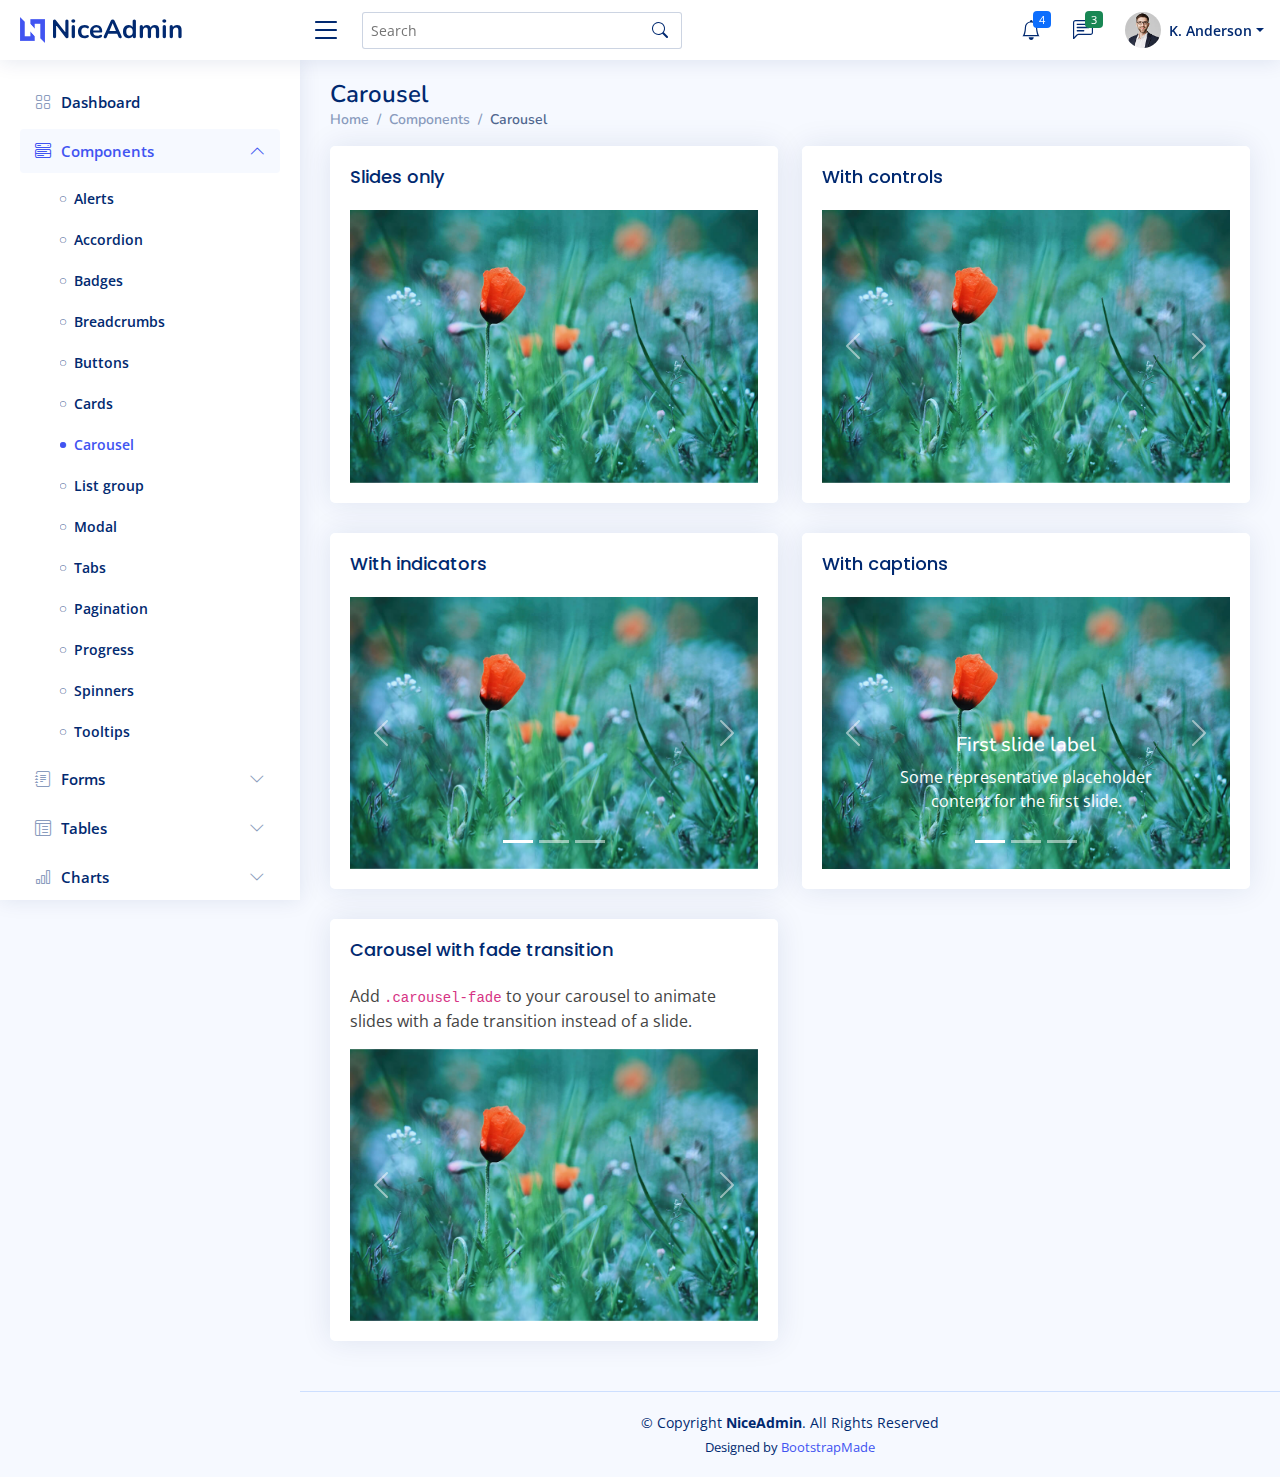
<file: NiceAdmin/components-carousel.html>
<!DOCTYPE html>
<html lang="en">

<head>
  <meta charset="utf-8">
  <meta content="width=device-width, initial-scale=1.0" name="viewport">

  <title>Components / Carousel - NiceAdmin Bootstrap Template</title>
  <meta content="" name="description">
  <meta content="" name="keywords">

  <!-- Favicons -->
  <link href="assets/img/favicon.png" rel="icon">
  <link href="assets/img/apple-touch-icon.png" rel="apple-touch-icon">

  <!-- Google Fonts -->
  <link href="https://fonts.gstatic.com" rel="preconnect">
  <link href="https://fonts.googleapis.com/css?family=Open+Sans:300,300i,400,400i,600,600i,700,700i|Nunito:300,300i,400,400i,600,600i,700,700i|Poppins:300,300i,400,400i,500,500i,600,600i,700,700i" rel="stylesheet">

  <!-- Vendor CSS Files -->
  <link href="assets/vendor/bootstrap/css/bootstrap.min.css" rel="stylesheet">
  <link href="assets/vendor/bootstrap-icons/bootstrap-icons.css" rel="stylesheet">
  <link href="assets/vendor/boxicons/css/boxicons.min.css" rel="stylesheet">
  <link href="assets/vendor/quill/quill.snow.css" rel="stylesheet">
  <link href="assets/vendor/quill/quill.bubble.css" rel="stylesheet">
  <link href="assets/vendor/remixicon/remixicon.css" rel="stylesheet">
  <link href="assets/vendor/simple-datatables/style.css" rel="stylesheet">

  <!-- Template Main CSS File -->
  <link href="assets/css/style.css" rel="stylesheet">

  <!-- =======================================================
  * Template Name: NiceAdmin - v2.2.2
  * Template URL: https://bootstrapmade.com/nice-admin-bootstrap-admin-html-template/
  * Author: BootstrapMade.com
  * License: https://bootstrapmade.com/license/
  ======================================================== -->
</head>

<body>

  <!-- ======= Header ======= -->
  <header id="header" class="header fixed-top d-flex align-items-center">

    <div class="d-flex align-items-center justify-content-between">
      <a href="index.html" class="logo d-flex align-items-center">
        <img src="assets/img/logo.png" alt="">
        <span class="d-none d-lg-block">NiceAdmin</span>
      </a>
      <i class="bi bi-list toggle-sidebar-btn"></i>
    </div><!-- End Logo -->

    <div class="search-bar">
      <form class="search-form d-flex align-items-center" method="POST" action="#">
        <input type="text" name="query" placeholder="Search" title="Enter search keyword">
        <button type="submit" title="Search"><i class="bi bi-search"></i></button>
      </form>
    </div><!-- End Search Bar -->

    <nav class="header-nav ms-auto">
      <ul class="d-flex align-items-center">

        <li class="nav-item d-block d-lg-none">
          <a class="nav-link nav-icon search-bar-toggle " href="#">
            <i class="bi bi-search"></i>
          </a>
        </li><!-- End Search Icon-->

        <li class="nav-item dropdown">

          <a class="nav-link nav-icon" href="#" data-bs-toggle="dropdown">
            <i class="bi bi-bell"></i>
            <span class="badge bg-primary badge-number">4</span>
          </a><!-- End Notification Icon -->

          <ul class="dropdown-menu dropdown-menu-end dropdown-menu-arrow notifications">
            <li class="dropdown-header">
              You have 4 new notifications
              <a href="#"><span class="badge rounded-pill bg-primary p-2 ms-2">View all</span></a>
            </li>
            <li>
              <hr class="dropdown-divider">
            </li>

            <li class="notification-item">
              <i class="bi bi-exclamation-circle text-warning"></i>
              <div>
                <h4>Lorem Ipsum</h4>
                <p>Quae dolorem earum veritatis oditseno</p>
                <p>30 min. ago</p>
              </div>
            </li>

            <li>
              <hr class="dropdown-divider">
            </li>

            <li class="notification-item">
              <i class="bi bi-x-circle text-danger"></i>
              <div>
                <h4>Atque rerum nesciunt</h4>
                <p>Quae dolorem earum veritatis oditseno</p>
                <p>1 hr. ago</p>
              </div>
            </li>

            <li>
              <hr class="dropdown-divider">
            </li>

            <li class="notification-item">
              <i class="bi bi-check-circle text-success"></i>
              <div>
                <h4>Sit rerum fuga</h4>
                <p>Quae dolorem earum veritatis oditseno</p>
                <p>2 hrs. ago</p>
              </div>
            </li>

            <li>
              <hr class="dropdown-divider">
            </li>

            <li class="notification-item">
              <i class="bi bi-info-circle text-primary"></i>
              <div>
                <h4>Dicta reprehenderit</h4>
                <p>Quae dolorem earum veritatis oditseno</p>
                <p>4 hrs. ago</p>
              </div>
            </li>

            <li>
              <hr class="dropdown-divider">
            </li>
            <li class="dropdown-footer">
              <a href="#">Show all notifications</a>
            </li>

          </ul><!-- End Notification Dropdown Items -->

        </li><!-- End Notification Nav -->

        <li class="nav-item dropdown">

          <a class="nav-link nav-icon" href="#" data-bs-toggle="dropdown">
            <i class="bi bi-chat-left-text"></i>
            <span class="badge bg-success badge-number">3</span>
          </a><!-- End Messages Icon -->

          <ul class="dropdown-menu dropdown-menu-end dropdown-menu-arrow messages">
            <li class="dropdown-header">
              You have 3 new messages
              <a href="#"><span class="badge rounded-pill bg-primary p-2 ms-2">View all</span></a>
            </li>
            <li>
              <hr class="dropdown-divider">
            </li>

            <li class="message-item">
              <a href="#">
                <img src="assets/img/messages-1.jpg" alt="" class="rounded-circle">
                <div>
                  <h4>Maria Hudson</h4>
                  <p>Velit asperiores et ducimus soluta repudiandae labore officia est ut...</p>
                  <p>4 hrs. ago</p>
                </div>
              </a>
            </li>
            <li>
              <hr class="dropdown-divider">
            </li>

            <li class="message-item">
              <a href="#">
                <img src="assets/img/messages-2.jpg" alt="" class="rounded-circle">
                <div>
                  <h4>Anna Nelson</h4>
                  <p>Velit asperiores et ducimus soluta repudiandae labore officia est ut...</p>
                  <p>6 hrs. ago</p>
                </div>
              </a>
            </li>
            <li>
              <hr class="dropdown-divider">
            </li>

            <li class="message-item">
              <a href="#">
                <img src="assets/img/messages-3.jpg" alt="" class="rounded-circle">
                <div>
                  <h4>David Muldon</h4>
                  <p>Velit asperiores et ducimus soluta repudiandae labore officia est ut...</p>
                  <p>8 hrs. ago</p>
                </div>
              </a>
            </li>
            <li>
              <hr class="dropdown-divider">
            </li>

            <li class="dropdown-footer">
              <a href="#">Show all messages</a>
            </li>

          </ul><!-- End Messages Dropdown Items -->

        </li><!-- End Messages Nav -->

        <li class="nav-item dropdown pe-3">

          <a class="nav-link nav-profile d-flex align-items-center pe-0" href="#" data-bs-toggle="dropdown">
            <img src="assets/img/profile-img.jpg" alt="Profile" class="rounded-circle">
            <span class="d-none d-md-block dropdown-toggle ps-2">K. Anderson</span>
          </a><!-- End Profile Iamge Icon -->

          <ul class="dropdown-menu dropdown-menu-end dropdown-menu-arrow profile">
            <li class="dropdown-header">
              <h6>Kevin Anderson</h6>
              <span>Web Designer</span>
            </li>
            <li>
              <hr class="dropdown-divider">
            </li>

            <li>
              <a class="dropdown-item d-flex align-items-center" href="users-profile.html">
                <i class="bi bi-person"></i>
                <span>My Profile</span>
              </a>
            </li>
            <li>
              <hr class="dropdown-divider">
            </li>

            <li>
              <a class="dropdown-item d-flex align-items-center" href="users-profile.html">
                <i class="bi bi-gear"></i>
                <span>Account Settings</span>
              </a>
            </li>
            <li>
              <hr class="dropdown-divider">
            </li>

            <li>
              <a class="dropdown-item d-flex align-items-center" href="pages-faq.html">
                <i class="bi bi-question-circle"></i>
                <span>Need Help?</span>
              </a>
            </li>
            <li>
              <hr class="dropdown-divider">
            </li>

            <li>
              <a class="dropdown-item d-flex align-items-center" href="#">
                <i class="bi bi-box-arrow-right"></i>
                <span>Sign Out</span>
              </a>
            </li>

          </ul><!-- End Profile Dropdown Items -->
        </li><!-- End Profile Nav -->

      </ul>
    </nav><!-- End Icons Navigation -->

  </header><!-- End Header -->

  <!-- ======= Sidebar ======= -->
  <aside id="sidebar" class="sidebar">

    <ul class="sidebar-nav" id="sidebar-nav">

      <li class="nav-item">
        <a class="nav-link collapsed" href="index.html">
          <i class="bi bi-grid"></i>
          <span>Dashboard</span>
        </a>
      </li><!-- End Dashboard Nav -->

      <li class="nav-item">
        <a class="nav-link " data-bs-target="#components-nav" data-bs-toggle="collapse" href="#">
          <i class="bi bi-menu-button-wide"></i><span>Components</span><i class="bi bi-chevron-down ms-auto"></i>
        </a>
        <ul id="components-nav" class="nav-content collapse show" data-bs-parent="#sidebar-nav">
          <li>
            <a href="components-alerts.html">
              <i class="bi bi-circle"></i><span>Alerts</span>
            </a>
          </li>
          <li>
            <a href="components-accordion.html">
              <i class="bi bi-circle"></i><span>Accordion</span>
            </a>
          </li>
          <li>
            <a href="components-badges.html">
              <i class="bi bi-circle"></i><span>Badges</span>
            </a>
          </li>
          <li>
            <a href="components-breadcrumbs.html">
              <i class="bi bi-circle"></i><span>Breadcrumbs</span>
            </a>
          </li>
          <li>
            <a href="components-buttons.html">
              <i class="bi bi-circle"></i><span>Buttons</span>
            </a>
          </li>
          <li>
            <a href="components-cards.html">
              <i class="bi bi-circle"></i><span>Cards</span>
            </a>
          </li>
          <li>
            <a href="components-carousel.html" class="active">
              <i class="bi bi-circle"></i><span>Carousel</span>
            </a>
          </li>
          <li>
            <a href="components-list-group.html">
              <i class="bi bi-circle"></i><span>List group</span>
            </a>
          </li>
          <li>
            <a href="components-modal.html">
              <i class="bi bi-circle"></i><span>Modal</span>
            </a>
          </li>
          <li>
            <a href="components-tabs.html">
              <i class="bi bi-circle"></i><span>Tabs</span>
            </a>
          </li>
          <li>
            <a href="components-pagination.html">
              <i class="bi bi-circle"></i><span>Pagination</span>
            </a>
          </li>
          <li>
            <a href="components-progress.html">
              <i class="bi bi-circle"></i><span>Progress</span>
            </a>
          </li>
          <li>
            <a href="components-spinners.html">
              <i class="bi bi-circle"></i><span>Spinners</span>
            </a>
          </li>
          <li>
            <a href="components-tooltips.html">
              <i class="bi bi-circle"></i><span>Tooltips</span>
            </a>
          </li>
        </ul>
      </li><!-- End Components Nav -->

      <li class="nav-item">
        <a class="nav-link collapsed" data-bs-target="#forms-nav" data-bs-toggle="collapse" href="#">
          <i class="bi bi-journal-text"></i><span>Forms</span><i class="bi bi-chevron-down ms-auto"></i>
        </a>
        <ul id="forms-nav" class="nav-content collapse " data-bs-parent="#sidebar-nav">
          <li>
            <a href="forms-elements.html">
              <i class="bi bi-circle"></i><span>Form Elements</span>
            </a>
          </li>
          <li>
            <a href="forms-layouts.html">
              <i class="bi bi-circle"></i><span>Form Layouts</span>
            </a>
          </li>
          <li>
            <a href="forms-editors.html">
              <i class="bi bi-circle"></i><span>Form Editors</span>
            </a>
          </li>
          <li>
            <a href="forms-validation.html">
              <i class="bi bi-circle"></i><span>Form Validation</span>
            </a>
          </li>
        </ul>
      </li><!-- End Forms Nav -->

      <li class="nav-item">
        <a class="nav-link collapsed" data-bs-target="#tables-nav" data-bs-toggle="collapse" href="#">
          <i class="bi bi-layout-text-window-reverse"></i><span>Tables</span><i class="bi bi-chevron-down ms-auto"></i>
        </a>
        <ul id="tables-nav" class="nav-content collapse " data-bs-parent="#sidebar-nav">
          <li>
            <a href="tables-general.html">
              <i class="bi bi-circle"></i><span>General Tables</span>
            </a>
          </li>
          <li>
            <a href="tables-data.html">
              <i class="bi bi-circle"></i><span>Data Tables</span>
            </a>
          </li>
        </ul>
      </li><!-- End Tables Nav -->

      <li class="nav-item">
        <a class="nav-link collapsed" data-bs-target="#charts-nav" data-bs-toggle="collapse" href="#">
          <i class="bi bi-bar-chart"></i><span>Charts</span><i class="bi bi-chevron-down ms-auto"></i>
        </a>
        <ul id="charts-nav" class="nav-content collapse " data-bs-parent="#sidebar-nav">
          <li>
            <a href="charts-chartjs.html">
              <i class="bi bi-circle"></i><span>Chart.js</span>
            </a>
          </li>
          <li>
            <a href="charts-apexcharts.html">
              <i class="bi bi-circle"></i><span>ApexCharts</span>
            </a>
          </li>
          <li>
            <a href="charts-echarts.html">
              <i class="bi bi-circle"></i><span>ECharts</span>
            </a>
          </li>
        </ul>
      </li><!-- End Charts Nav -->

      <li class="nav-item">
        <a class="nav-link collapsed" data-bs-target="#icons-nav" data-bs-toggle="collapse" href="#">
          <i class="bi bi-gem"></i><span>Icons</span><i class="bi bi-chevron-down ms-auto"></i>
        </a>
        <ul id="icons-nav" class="nav-content collapse " data-bs-parent="#sidebar-nav">
          <li>
            <a href="icons-bootstrap.html">
              <i class="bi bi-circle"></i><span>Bootstrap Icons</span>
            </a>
          </li>
          <li>
            <a href="icons-remix.html">
              <i class="bi bi-circle"></i><span>Remix Icons</span>
            </a>
          </li>
          <li>
            <a href="icons-boxicons.html">
              <i class="bi bi-circle"></i><span>Boxicons</span>
            </a>
          </li>
        </ul>
      </li><!-- End Icons Nav -->

      <li class="nav-heading">Pages</li>

      <li class="nav-item">
        <a class="nav-link collapsed" href="users-profile.html">
          <i class="bi bi-person"></i>
          <span>Profile</span>
        </a>
      </li><!-- End Profile Page Nav -->

      <li class="nav-item">
        <a class="nav-link collapsed" href="pages-faq.html">
          <i class="bi bi-question-circle"></i>
          <span>F.A.Q</span>
        </a>
      </li><!-- End F.A.Q Page Nav -->

      <li class="nav-item">
        <a class="nav-link collapsed" href="pages-contact.html">
          <i class="bi bi-envelope"></i>
          <span>Contact</span>
        </a>
      </li><!-- End Contact Page Nav -->

      <li class="nav-item">
        <a class="nav-link collapsed" href="pages-register.html">
          <i class="bi bi-card-list"></i>
          <span>Register</span>
        </a>
      </li><!-- End Register Page Nav -->

      <li class="nav-item">
        <a class="nav-link collapsed" href="pages-login.html">
          <i class="bi bi-box-arrow-in-right"></i>
          <span>Login</span>
        </a>
      </li><!-- End Login Page Nav -->

      <li class="nav-item">
        <a class="nav-link collapsed" href="pages-error-404.html">
          <i class="bi bi-dash-circle"></i>
          <span>Error 404</span>
        </a>
      </li><!-- End Error 404 Page Nav -->

      <li class="nav-item">
        <a class="nav-link collapsed" href="pages-blank.html">
          <i class="bi bi-file-earmark"></i>
          <span>Blank</span>
        </a>
      </li><!-- End Blank Page Nav -->

    </ul>

  </aside><!-- End Sidebar-->

  <main id="main" class="main">

    <div class="pagetitle">
      <h1>Carousel</h1>
      <nav>
        <ol class="breadcrumb">
          <li class="breadcrumb-item"><a href="index.html">Home</a></li>
          <li class="breadcrumb-item">Components</li>
          <li class="breadcrumb-item active">Carousel</li>
        </ol>
      </nav>
    </div><!-- End Page Title -->

    <section class="section">
      <div class="row">
        <div class="col-lg-6">

          <div class="card">
            <div class="card-body">
              <h5 class="card-title">Slides only</h5>

              <!-- Slides only carousel -->
              <div id="carouselExampleSlidesOnly" class="carousel slide" data-bs-ride="carousel">
                <div class="carousel-inner">
                  <div class="carousel-item active">
                    <img src="assets/img/slides-1.jpg" class="d-block w-100" alt="...">
                  </div>
                  <div class="carousel-item">
                    <img src="assets/img/slides-2.jpg" class="d-block w-100" alt="...">
                  </div>
                  <div class="carousel-item">
                    <img src="assets/img/slides-3.jpg" class="d-block w-100" alt="...">
                  </div>
                </div>
              </div><!-- End Slides only carousel-->

            </div>
          </div>

          <div class="card">
            <div class="card-body">
              <h5 class="card-title">With indicators</h5>

              <!-- Slides with indicators -->
              <div id="carouselExampleIndicators" class="carousel slide" data-bs-ride="carousel">
                <div class="carousel-indicators">
                  <button type="button" data-bs-target="#carouselExampleIndicators" data-bs-slide-to="0" class="active" aria-current="true" aria-label="Slide 1"></button>
                  <button type="button" data-bs-target="#carouselExampleIndicators" data-bs-slide-to="1" aria-label="Slide 2"></button>
                  <button type="button" data-bs-target="#carouselExampleIndicators" data-bs-slide-to="2" aria-label="Slide 3"></button>
                </div>
                <div class="carousel-inner">
                  <div class="carousel-item active">
                    <img src="assets/img/slides-1.jpg" class="d-block w-100" alt="...">
                  </div>
                  <div class="carousel-item">
                    <img src="assets/img/slides-2.jpg" class="d-block w-100" alt="...">
                  </div>
                  <div class="carousel-item">
                    <img src="assets/img/slides-3.jpg" class="d-block w-100" alt="...">
                  </div>
                </div>

                <button class="carousel-control-prev" type="button" data-bs-target="#carouselExampleIndicators" data-bs-slide="prev">
                  <span class="carousel-control-prev-icon" aria-hidden="true"></span>
                  <span class="visually-hidden">Previous</span>
                </button>
                <button class="carousel-control-next" type="button" data-bs-target="#carouselExampleIndicators" data-bs-slide="next">
                  <span class="carousel-control-next-icon" aria-hidden="true"></span>
                  <span class="visually-hidden">Next</span>
                </button>

              </div><!-- End Slides with indicators -->

            </div>
          </div>

          <div class="card">
            <div class="card-body">
              <h5 class="card-title">Carousel with fade transition</h5>
              <p>Add <code>.carousel-fade</code> to your carousel to animate slides with a fade transition instead of a slide.</p>

              <!-- Slides with fade transition -->
              <div id="carouselExampleFade" class="carousel slide carousel-fade" data-bs-ride="carousel">
                <div class="carousel-inner">
                  <div class="carousel-item active">
                    <img src="assets/img/slides-1.jpg" class="d-block w-100" alt="...">
                  </div>
                  <div class="carousel-item">
                    <img src="assets/img/slides-2.jpg" class="d-block w-100" alt="...">
                  </div>
                  <div class="carousel-item">
                    <img src="assets/img/slides-3.jpg" class="d-block w-100" alt="...">
                  </div>
                </div>

                <button class="carousel-control-prev" type="button" data-bs-target="#carouselExampleFade" data-bs-slide="prev">
                  <span class="carousel-control-prev-icon" aria-hidden="true"></span>
                  <span class="visually-hidden">Previous</span>
                </button>
                <button class="carousel-control-next" type="button" data-bs-target="#carouselExampleFade" data-bs-slide="next">
                  <span class="carousel-control-next-icon" aria-hidden="true"></span>
                  <span class="visually-hidden">Next</span>
                </button>

              </div><!-- End Slides with fade transition -->

            </div>
          </div>

        </div>

        <div class="col-lg-6">

          <div class="card">
            <div class="card-body">
              <h5 class="card-title">With controls</h5>

              <!-- Slides with controls -->
              <div id="carouselExampleControls" class="carousel slide" data-bs-ride="carousel">
                <div class="carousel-inner">
                  <div class="carousel-item active">
                    <img src="assets/img/slides-1.jpg" class="d-block w-100" alt="...">
                  </div>
                  <div class="carousel-item">
                    <img src="assets/img/slides-2.jpg" class="d-block w-100" alt="...">
                  </div>
                  <div class="carousel-item">
                    <img src="assets/img/slides-3.jpg" class="d-block w-100" alt="...">
                  </div>
                </div>

                <button class="carousel-control-prev" type="button" data-bs-target="#carouselExampleControls" data-bs-slide="prev">
                  <span class="carousel-control-prev-icon" aria-hidden="true"></span>
                  <span class="visually-hidden">Previous</span>
                </button>
                <button class="carousel-control-next" type="button" data-bs-target="#carouselExampleControls" data-bs-slide="next">
                  <span class="carousel-control-next-icon" aria-hidden="true"></span>
                  <span class="visually-hidden">Next</span>
                </button>

              </div><!-- End Slides with controls -->

            </div>
          </div>

          <div class="card">
            <div class="card-body">
              <h5 class="card-title">With captions</h5>

              <!-- Slides with captions -->
              <div id="carouselExampleCaptions" class="carousel slide" data-bs-ride="carousel">
                <div class="carousel-indicators">
                  <button type="button" data-bs-target="#carouselExampleCaptions" data-bs-slide-to="0" class="active" aria-current="true" aria-label="Slide 1"></button>
                  <button type="button" data-bs-target="#carouselExampleCaptions" data-bs-slide-to="1" aria-label="Slide 2"></button>
                  <button type="button" data-bs-target="#carouselExampleCaptions" data-bs-slide-to="2" aria-label="Slide 3"></button>
                </div>
                <div class="carousel-inner">
                  <div class="carousel-item active">
                    <img src="assets/img/slides-1.jpg" class="d-block w-100" alt="...">
                    <div class="carousel-caption d-none d-md-block">
                      <h5>First slide label</h5>
                      <p>Some representative placeholder content for the first slide.</p>
                    </div>
                  </div>
                  <div class="carousel-item">
                    <img src="assets/img/slides-2.jpg" class="d-block w-100" alt="...">
                    <div class="carousel-caption d-none d-md-block">
                      <h5>Second slide label</h5>
                      <p>Some representative placeholder content for the second slide.</p>
                    </div>
                  </div>
                  <div class="carousel-item">
                    <img src="assets/img/slides-3.jpg" class="d-block w-100" alt="...">
                    <div class="carousel-caption d-none d-md-block">
                      <h5>Third slide label</h5>
                      <p>Some representative placeholder content for the third slide.</p>
                    </div>
                  </div>
                </div>

                <button class="carousel-control-prev" type="button" data-bs-target="#carouselExampleCaptions" data-bs-slide="prev">
                  <span class="carousel-control-prev-icon" aria-hidden="true"></span>
                  <span class="visually-hidden">Previous</span>
                </button>
                <button class="carousel-control-next" type="button" data-bs-target="#carouselExampleCaptions" data-bs-slide="next">
                  <span class="carousel-control-next-icon" aria-hidden="true"></span>
                  <span class="visually-hidden">Next</span>
                </button>

              </div><!-- End Slides with captions -->

            </div>
          </div>

        </div>
      </div>
    </section>

  </main><!-- End #main -->

  <!-- ======= Footer ======= -->
  <footer id="footer" class="footer">
    <div class="copyright">
      &copy; Copyright <strong><span>NiceAdmin</span></strong>. All Rights Reserved
    </div>
    <div class="credits">
      <!-- All the links in the footer should remain intact. -->
      <!-- You can delete the links only if you purchased the pro version. -->
      <!-- Licensing information: https://bootstrapmade.com/license/ -->
      <!-- Purchase the pro version with working PHP/AJAX contact form: https://bootstrapmade.com/nice-admin-bootstrap-admin-html-template/ -->
      Designed by <a href="https://bootstrapmade.com/">BootstrapMade</a>
    </div>
  </footer><!-- End Footer -->

  <a href="#" class="back-to-top d-flex align-items-center justify-content-center"><i class="bi bi-arrow-up-short"></i></a>

  <!-- Vendor JS Files -->
  <script src="assets/vendor/apexcharts/apexcharts.min.js"></script>
  <script src="assets/vendor/bootstrap/js/bootstrap.bundle.min.js"></script>
  <script src="assets/vendor/chart.js/chart.min.js"></script>
  <script src="assets/vendor/echarts/echarts.min.js"></script>
  <script src="assets/vendor/quill/quill.min.js"></script>
  <script src="assets/vendor/simple-datatables/simple-datatables.js"></script>
  <script src="assets/vendor/tinymce/tinymce.min.js"></script>
  <script src="assets/vendor/php-email-form/validate.js"></script>

  <!-- Template Main JS File -->
  <script src="assets/js/main.js"></script>

</body>

</html>
</file>
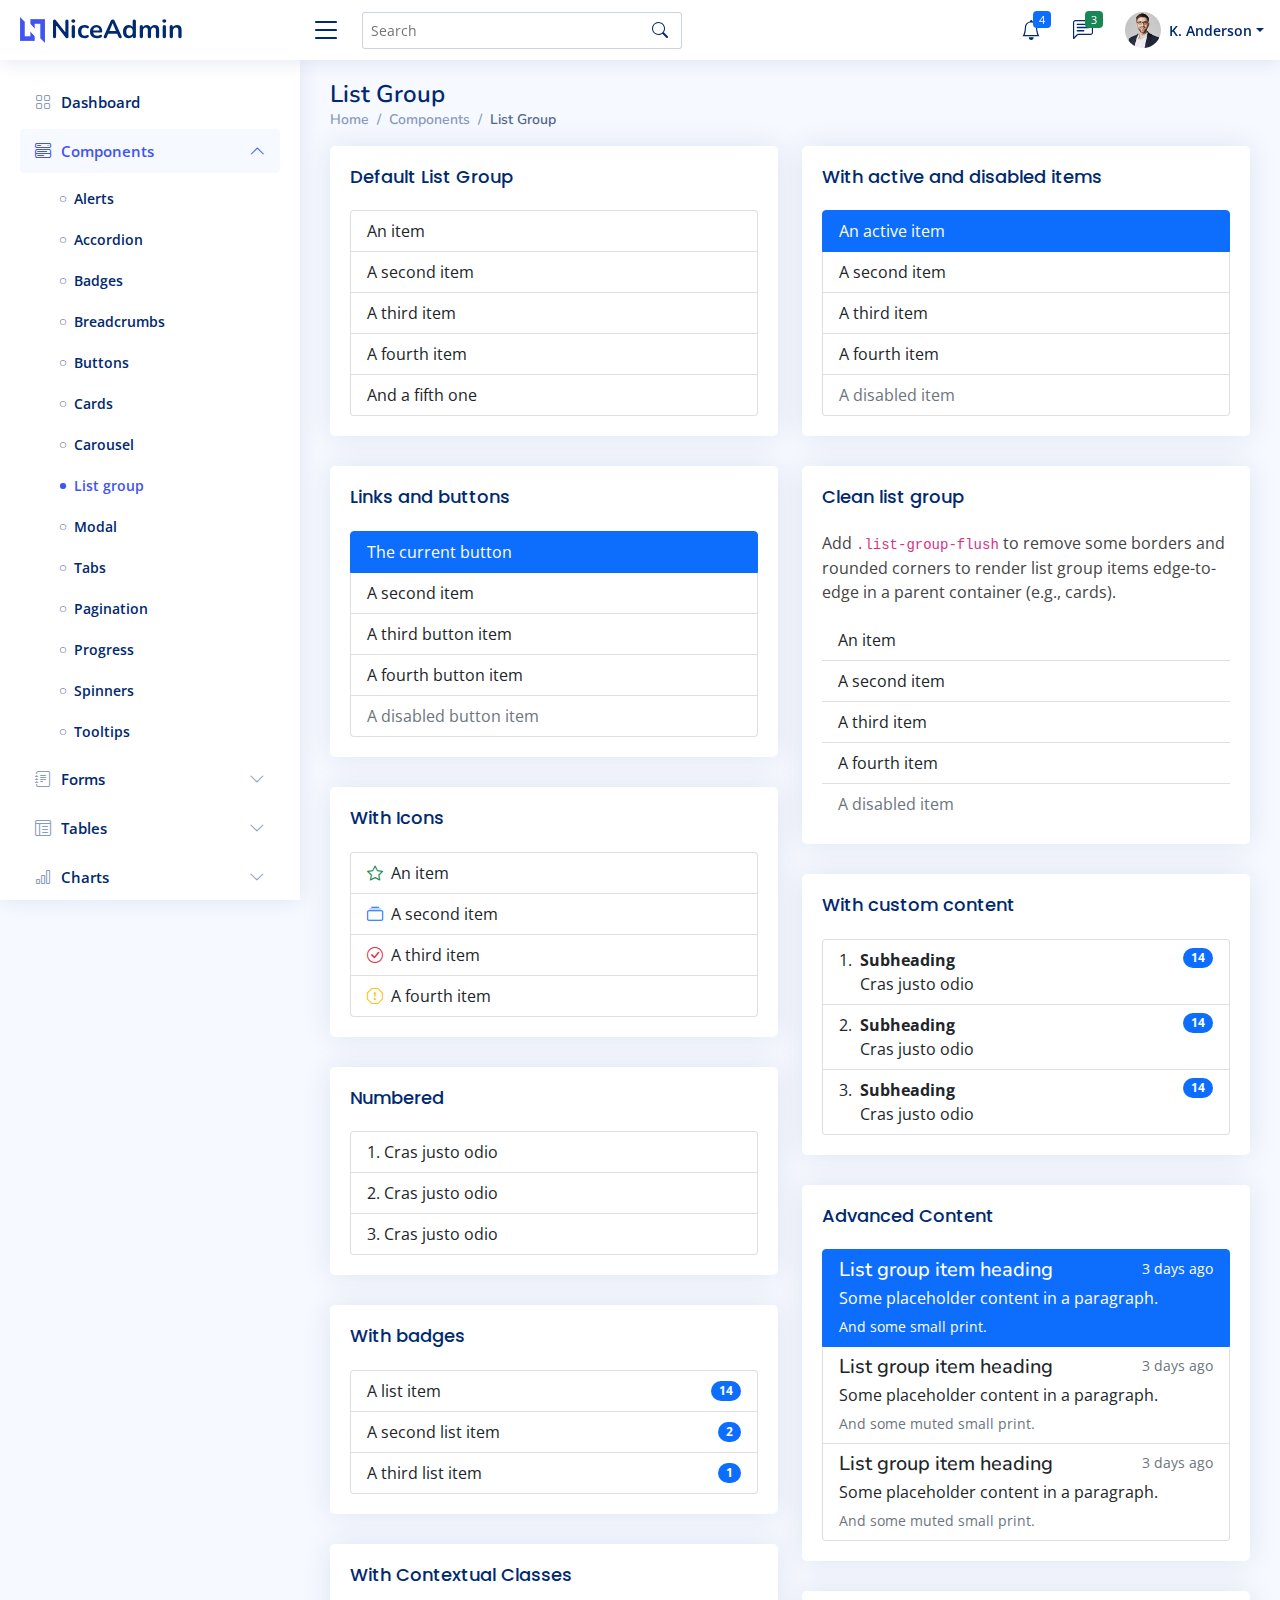
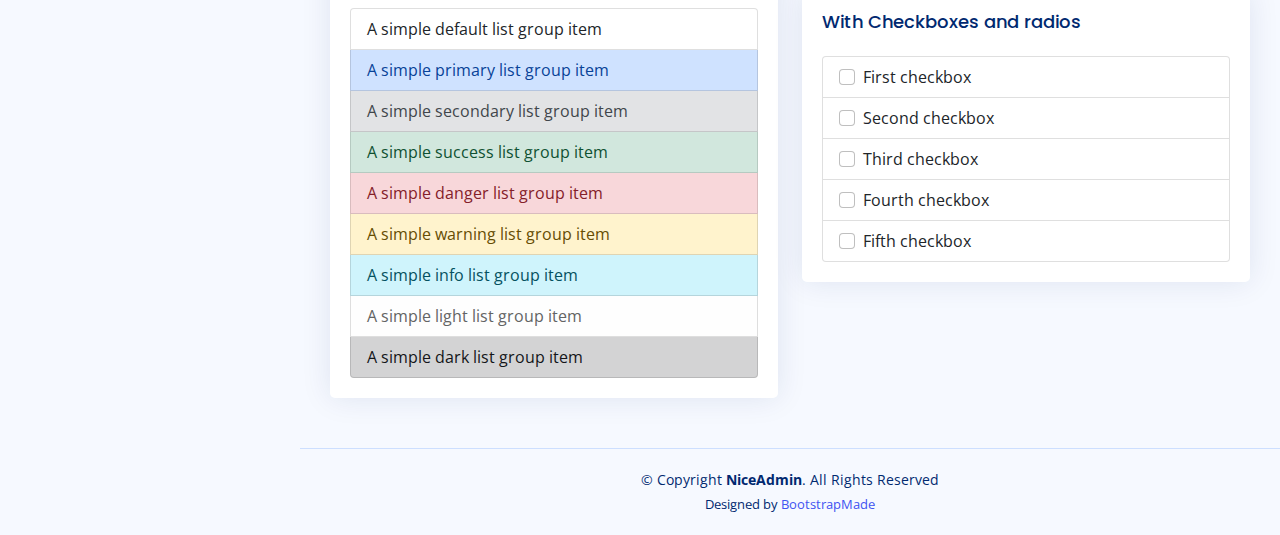
<file: NiceAdmin/components-list-group.html>
<!DOCTYPE html>
<html lang="en">

<head>
  <meta charset="utf-8">
  <meta content="width=device-width, initial-scale=1.0" name="viewport">

  <title>Components / List Group - NiceAdmin Bootstrap Template</title>
  <meta content="" name="description">
  <meta content="" name="keywords">

  <!-- Favicons -->
  <link href="assets/img/favicon.png" rel="icon">
  <link href="assets/img/apple-touch-icon.png" rel="apple-touch-icon">

  <!-- Google Fonts -->
  <link href="https://fonts.gstatic.com" rel="preconnect">
  <link href="https://fonts.googleapis.com/css?family=Open+Sans:300,300i,400,400i,600,600i,700,700i|Nunito:300,300i,400,400i,600,600i,700,700i|Poppins:300,300i,400,400i,500,500i,600,600i,700,700i" rel="stylesheet">

  <!-- Vendor CSS Files -->
  <link href="assets/vendor/bootstrap/css/bootstrap.min.css" rel="stylesheet">
  <link href="assets/vendor/bootstrap-icons/bootstrap-icons.css" rel="stylesheet">
  <link href="assets/vendor/boxicons/css/boxicons.min.css" rel="stylesheet">
  <link href="assets/vendor/quill/quill.snow.css" rel="stylesheet">
  <link href="assets/vendor/quill/quill.bubble.css" rel="stylesheet">
  <link href="assets/vendor/remixicon/remixicon.css" rel="stylesheet">
  <link href="assets/vendor/simple-datatables/style.css" rel="stylesheet">

  <!-- Template Main CSS File -->
  <link href="assets/css/style.css" rel="stylesheet">

  <!-- =======================================================
  * Template Name: NiceAdmin - v2.2.2
  * Template URL: https://bootstrapmade.com/nice-admin-bootstrap-admin-html-template/
  * Author: BootstrapMade.com
  * License: https://bootstrapmade.com/license/
  ======================================================== -->
</head>

<body>

  <!-- ======= Header ======= -->
  <header id="header" class="header fixed-top d-flex align-items-center">

    <div class="d-flex align-items-center justify-content-between">
      <a href="index.html" class="logo d-flex align-items-center">
        <img src="assets/img/logo.png" alt="">
        <span class="d-none d-lg-block">NiceAdmin</span>
      </a>
      <i class="bi bi-list toggle-sidebar-btn"></i>
    </div><!-- End Logo -->

    <div class="search-bar">
      <form class="search-form d-flex align-items-center" method="POST" action="#">
        <input type="text" name="query" placeholder="Search" title="Enter search keyword">
        <button type="submit" title="Search"><i class="bi bi-search"></i></button>
      </form>
    </div><!-- End Search Bar -->

    <nav class="header-nav ms-auto">
      <ul class="d-flex align-items-center">

        <li class="nav-item d-block d-lg-none">
          <a class="nav-link nav-icon search-bar-toggle " href="#">
            <i class="bi bi-search"></i>
          </a>
        </li><!-- End Search Icon-->

        <li class="nav-item dropdown">

          <a class="nav-link nav-icon" href="#" data-bs-toggle="dropdown">
            <i class="bi bi-bell"></i>
            <span class="badge bg-primary badge-number">4</span>
          </a><!-- End Notification Icon -->

          <ul class="dropdown-menu dropdown-menu-end dropdown-menu-arrow notifications">
            <li class="dropdown-header">
              You have 4 new notifications
              <a href="#"><span class="badge rounded-pill bg-primary p-2 ms-2">View all</span></a>
            </li>
            <li>
              <hr class="dropdown-divider">
            </li>

            <li class="notification-item">
              <i class="bi bi-exclamation-circle text-warning"></i>
              <div>
                <h4>Lorem Ipsum</h4>
                <p>Quae dolorem earum veritatis oditseno</p>
                <p>30 min. ago</p>
              </div>
            </li>

            <li>
              <hr class="dropdown-divider">
            </li>

            <li class="notification-item">
              <i class="bi bi-x-circle text-danger"></i>
              <div>
                <h4>Atque rerum nesciunt</h4>
                <p>Quae dolorem earum veritatis oditseno</p>
                <p>1 hr. ago</p>
              </div>
            </li>

            <li>
              <hr class="dropdown-divider">
            </li>

            <li class="notification-item">
              <i class="bi bi-check-circle text-success"></i>
              <div>
                <h4>Sit rerum fuga</h4>
                <p>Quae dolorem earum veritatis oditseno</p>
                <p>2 hrs. ago</p>
              </div>
            </li>

            <li>
              <hr class="dropdown-divider">
            </li>

            <li class="notification-item">
              <i class="bi bi-info-circle text-primary"></i>
              <div>
                <h4>Dicta reprehenderit</h4>
                <p>Quae dolorem earum veritatis oditseno</p>
                <p>4 hrs. ago</p>
              </div>
            </li>

            <li>
              <hr class="dropdown-divider">
            </li>
            <li class="dropdown-footer">
              <a href="#">Show all notifications</a>
            </li>

          </ul><!-- End Notification Dropdown Items -->

        </li><!-- End Notification Nav -->

        <li class="nav-item dropdown">

          <a class="nav-link nav-icon" href="#" data-bs-toggle="dropdown">
            <i class="bi bi-chat-left-text"></i>
            <span class="badge bg-success badge-number">3</span>
          </a><!-- End Messages Icon -->

          <ul class="dropdown-menu dropdown-menu-end dropdown-menu-arrow messages">
            <li class="dropdown-header">
              You have 3 new messages
              <a href="#"><span class="badge rounded-pill bg-primary p-2 ms-2">View all</span></a>
            </li>
            <li>
              <hr class="dropdown-divider">
            </li>

            <li class="message-item">
              <a href="#">
                <img src="assets/img/messages-1.jpg" alt="" class="rounded-circle">
                <div>
                  <h4>Maria Hudson</h4>
                  <p>Velit asperiores et ducimus soluta repudiandae labore officia est ut...</p>
                  <p>4 hrs. ago</p>
                </div>
              </a>
            </li>
            <li>
              <hr class="dropdown-divider">
            </li>

            <li class="message-item">
              <a href="#">
                <img src="assets/img/messages-2.jpg" alt="" class="rounded-circle">
                <div>
                  <h4>Anna Nelson</h4>
                  <p>Velit asperiores et ducimus soluta repudiandae labore officia est ut...</p>
                  <p>6 hrs. ago</p>
                </div>
              </a>
            </li>
            <li>
              <hr class="dropdown-divider">
            </li>

            <li class="message-item">
              <a href="#">
                <img src="assets/img/messages-3.jpg" alt="" class="rounded-circle">
                <div>
                  <h4>David Muldon</h4>
                  <p>Velit asperiores et ducimus soluta repudiandae labore officia est ut...</p>
                  <p>8 hrs. ago</p>
                </div>
              </a>
            </li>
            <li>
              <hr class="dropdown-divider">
            </li>

            <li class="dropdown-footer">
              <a href="#">Show all messages</a>
            </li>

          </ul><!-- End Messages Dropdown Items -->

        </li><!-- End Messages Nav -->

        <li class="nav-item dropdown pe-3">

          <a class="nav-link nav-profile d-flex align-items-center pe-0" href="#" data-bs-toggle="dropdown">
            <img src="assets/img/profile-img.jpg" alt="Profile" class="rounded-circle">
            <span class="d-none d-md-block dropdown-toggle ps-2">K. Anderson</span>
          </a><!-- End Profile Iamge Icon -->

          <ul class="dropdown-menu dropdown-menu-end dropdown-menu-arrow profile">
            <li class="dropdown-header">
              <h6>Kevin Anderson</h6>
              <span>Web Designer</span>
            </li>
            <li>
              <hr class="dropdown-divider">
            </li>

            <li>
              <a class="dropdown-item d-flex align-items-center" href="users-profile.html">
                <i class="bi bi-person"></i>
                <span>My Profile</span>
              </a>
            </li>
            <li>
              <hr class="dropdown-divider">
            </li>

            <li>
              <a class="dropdown-item d-flex align-items-center" href="users-profile.html">
                <i class="bi bi-gear"></i>
                <span>Account Settings</span>
              </a>
            </li>
            <li>
              <hr class="dropdown-divider">
            </li>

            <li>
              <a class="dropdown-item d-flex align-items-center" href="pages-faq.html">
                <i class="bi bi-question-circle"></i>
                <span>Need Help?</span>
              </a>
            </li>
            <li>
              <hr class="dropdown-divider">
            </li>

            <li>
              <a class="dropdown-item d-flex align-items-center" href="#">
                <i class="bi bi-box-arrow-right"></i>
                <span>Sign Out</span>
              </a>
            </li>

          </ul><!-- End Profile Dropdown Items -->
        </li><!-- End Profile Nav -->

      </ul>
    </nav><!-- End Icons Navigation -->

  </header><!-- End Header -->

  <!-- ======= Sidebar ======= -->
  <aside id="sidebar" class="sidebar">

    <ul class="sidebar-nav" id="sidebar-nav">

      <li class="nav-item">
        <a class="nav-link collapsed" href="index.html">
          <i class="bi bi-grid"></i>
          <span>Dashboard</span>
        </a>
      </li><!-- End Dashboard Nav -->

      <li class="nav-item">
        <a class="nav-link " data-bs-target="#components-nav" data-bs-toggle="collapse" href="#">
          <i class="bi bi-menu-button-wide"></i><span>Components</span><i class="bi bi-chevron-down ms-auto"></i>
        </a>
        <ul id="components-nav" class="nav-content collapse show" data-bs-parent="#sidebar-nav">
          <li>
            <a href="components-alerts.html">
              <i class="bi bi-circle"></i><span>Alerts</span>
            </a>
          </li>
          <li>
            <a href="components-accordion.html">
              <i class="bi bi-circle"></i><span>Accordion</span>
            </a>
          </li>
          <li>
            <a href="components-badges.html">
              <i class="bi bi-circle"></i><span>Badges</span>
            </a>
          </li>
          <li>
            <a href="components-breadcrumbs.html">
              <i class="bi bi-circle"></i><span>Breadcrumbs</span>
            </a>
          </li>
          <li>
            <a href="components-buttons.html">
              <i class="bi bi-circle"></i><span>Buttons</span>
            </a>
          </li>
          <li>
            <a href="components-cards.html">
              <i class="bi bi-circle"></i><span>Cards</span>
            </a>
          </li>
          <li>
            <a href="components-carousel.html">
              <i class="bi bi-circle"></i><span>Carousel</span>
            </a>
          </li>
          <li>
            <a href="components-list-group.html" class="active">
              <i class="bi bi-circle"></i><span>List group</span>
            </a>
          </li>
          <li>
            <a href="components-modal.html">
              <i class="bi bi-circle"></i><span>Modal</span>
            </a>
          </li>
          <li>
            <a href="components-tabs.html">
              <i class="bi bi-circle"></i><span>Tabs</span>
            </a>
          </li>
          <li>
            <a href="components-pagination.html">
              <i class="bi bi-circle"></i><span>Pagination</span>
            </a>
          </li>
          <li>
            <a href="components-progress.html">
              <i class="bi bi-circle"></i><span>Progress</span>
            </a>
          </li>
          <li>
            <a href="components-spinners.html">
              <i class="bi bi-circle"></i><span>Spinners</span>
            </a>
          </li>
          <li>
            <a href="components-tooltips.html">
              <i class="bi bi-circle"></i><span>Tooltips</span>
            </a>
          </li>
        </ul>
      </li><!-- End Components Nav -->

      <li class="nav-item">
        <a class="nav-link collapsed" data-bs-target="#forms-nav" data-bs-toggle="collapse" href="#">
          <i class="bi bi-journal-text"></i><span>Forms</span><i class="bi bi-chevron-down ms-auto"></i>
        </a>
        <ul id="forms-nav" class="nav-content collapse " data-bs-parent="#sidebar-nav">
          <li>
            <a href="forms-elements.html">
              <i class="bi bi-circle"></i><span>Form Elements</span>
            </a>
          </li>
          <li>
            <a href="forms-layouts.html">
              <i class="bi bi-circle"></i><span>Form Layouts</span>
            </a>
          </li>
          <li>
            <a href="forms-editors.html">
              <i class="bi bi-circle"></i><span>Form Editors</span>
            </a>
          </li>
          <li>
            <a href="forms-validation.html">
              <i class="bi bi-circle"></i><span>Form Validation</span>
            </a>
          </li>
        </ul>
      </li><!-- End Forms Nav -->

      <li class="nav-item">
        <a class="nav-link collapsed" data-bs-target="#tables-nav" data-bs-toggle="collapse" href="#">
          <i class="bi bi-layout-text-window-reverse"></i><span>Tables</span><i class="bi bi-chevron-down ms-auto"></i>
        </a>
        <ul id="tables-nav" class="nav-content collapse " data-bs-parent="#sidebar-nav">
          <li>
            <a href="tables-general.html">
              <i class="bi bi-circle"></i><span>General Tables</span>
            </a>
          </li>
          <li>
            <a href="tables-data.html">
              <i class="bi bi-circle"></i><span>Data Tables</span>
            </a>
          </li>
        </ul>
      </li><!-- End Tables Nav -->

      <li class="nav-item">
        <a class="nav-link collapsed" data-bs-target="#charts-nav" data-bs-toggle="collapse" href="#">
          <i class="bi bi-bar-chart"></i><span>Charts</span><i class="bi bi-chevron-down ms-auto"></i>
        </a>
        <ul id="charts-nav" class="nav-content collapse " data-bs-parent="#sidebar-nav">
          <li>
            <a href="charts-chartjs.html">
              <i class="bi bi-circle"></i><span>Chart.js</span>
            </a>
          </li>
          <li>
            <a href="charts-apexcharts.html">
              <i class="bi bi-circle"></i><span>ApexCharts</span>
            </a>
          </li>
          <li>
            <a href="charts-echarts.html">
              <i class="bi bi-circle"></i><span>ECharts</span>
            </a>
          </li>
        </ul>
      </li><!-- End Charts Nav -->

      <li class="nav-item">
        <a class="nav-link collapsed" data-bs-target="#icons-nav" data-bs-toggle="collapse" href="#">
          <i class="bi bi-gem"></i><span>Icons</span><i class="bi bi-chevron-down ms-auto"></i>
        </a>
        <ul id="icons-nav" class="nav-content collapse " data-bs-parent="#sidebar-nav">
          <li>
            <a href="icons-bootstrap.html">
              <i class="bi bi-circle"></i><span>Bootstrap Icons</span>
            </a>
          </li>
          <li>
            <a href="icons-remix.html">
              <i class="bi bi-circle"></i><span>Remix Icons</span>
            </a>
          </li>
          <li>
            <a href="icons-boxicons.html">
              <i class="bi bi-circle"></i><span>Boxicons</span>
            </a>
          </li>
        </ul>
      </li><!-- End Icons Nav -->

      <li class="nav-heading">Pages</li>

      <li class="nav-item">
        <a class="nav-link collapsed" href="users-profile.html">
          <i class="bi bi-person"></i>
          <span>Profile</span>
        </a>
      </li><!-- End Profile Page Nav -->

      <li class="nav-item">
        <a class="nav-link collapsed" href="pages-faq.html">
          <i class="bi bi-question-circle"></i>
          <span>F.A.Q</span>
        </a>
      </li><!-- End F.A.Q Page Nav -->

      <li class="nav-item">
        <a class="nav-link collapsed" href="pages-contact.html">
          <i class="bi bi-envelope"></i>
          <span>Contact</span>
        </a>
      </li><!-- End Contact Page Nav -->

      <li class="nav-item">
        <a class="nav-link collapsed" href="pages-register.html">
          <i class="bi bi-card-list"></i>
          <span>Register</span>
        </a>
      </li><!-- End Register Page Nav -->

      <li class="nav-item">
        <a class="nav-link collapsed" href="pages-login.html">
          <i class="bi bi-box-arrow-in-right"></i>
          <span>Login</span>
        </a>
      </li><!-- End Login Page Nav -->

      <li class="nav-item">
        <a class="nav-link collapsed" href="pages-error-404.html">
          <i class="bi bi-dash-circle"></i>
          <span>Error 404</span>
        </a>
      </li><!-- End Error 404 Page Nav -->

      <li class="nav-item">
        <a class="nav-link collapsed" href="pages-blank.html">
          <i class="bi bi-file-earmark"></i>
          <span>Blank</span>
        </a>
      </li><!-- End Blank Page Nav -->

    </ul>

  </aside><!-- End Sidebar-->

  <main id="main" class="main">

    <div class="pagetitle">
      <h1>List Group</h1>
      <nav>
        <ol class="breadcrumb">
          <li class="breadcrumb-item"><a href="index.html">Home</a></li>
          <li class="breadcrumb-item">Components</li>
          <li class="breadcrumb-item active">List Group</li>
        </ol>
      </nav>
    </div><!-- End Page Title -->

    <section class="section">
      <div class="row">
        <div class="col-lg-6">

          <div class="card">
            <div class="card-body">
              <h5 class="card-title">Default List Group</h5>

              <!-- Default List group -->
              <ul class="list-group">
                <li class="list-group-item">An item</li>
                <li class="list-group-item">A second item</li>
                <li class="list-group-item">A third item</li>
                <li class="list-group-item">A fourth item</li>
                <li class="list-group-item">And a fifth one</li>
              </ul><!-- End Default List group -->

            </div>
          </div>

          <div class="card">
            <div class="card-body">
              <h5 class="card-title">Links and buttons</h5>

              <!-- List group with Links and buttons -->
              <div class="list-group">
                <button type="button" class="list-group-item list-group-item-action active" aria-current="true">
                  The current button
                </button>
                <button type="button" class="list-group-item list-group-item-action">A second item</button>
                <button type="button" class="list-group-item list-group-item-action">A third button item</button>
                <button type="button" class="list-group-item list-group-item-action">A fourth button item</button>
                <button type="button" class="list-group-item list-group-item-action" disabled>A disabled button item</button>
              </div><!-- End List group with Links and buttons -->

            </div>
          </div>

          <div class="card">
            <div class="card-body">
              <h5 class="card-title">With Icons</h5>

              <!-- List group With Icons -->
              <ul class="list-group">
                <li class="list-group-item"><i class="bi bi-star me-1 text-success"></i> An item</li>
                <li class="list-group-item"><i class="bi bi-collection me-1 text-primary"></i> A second item</li>
                <li class="list-group-item"><i class="bi bi-check-circle me-1 text-danger"></i> A third item</li>
                <li class="list-group-item"><i class="bi bi-exclamation-octagon me-1 text-warning"></i> A fourth item</li>
              </ul><!-- End List group With Icons -->

            </div>
          </div>

          <div class="card">
            <div class="card-body">
              <h5 class="card-title">Numbered</h5>

              <!-- List group Numbered -->
              <ol class="list-group list-group-numbered">
                <li class="list-group-item">Cras justo odio</li>
                <li class="list-group-item">Cras justo odio</li>
                <li class="list-group-item">Cras justo odio</li>
              </ol><!-- End List group Numbered -->

            </div>
          </div>

          <div class="card">
            <div class="card-body">
              <h5 class="card-title">With badges</h5>

              <!-- List group With badges -->
              <ul class="list-group">
                <li class="list-group-item d-flex justify-content-between align-items-center">
                  A list item
                  <span class="badge bg-primary rounded-pill">14</span>
                </li>
                <li class="list-group-item d-flex justify-content-between align-items-center">
                  A second list item
                  <span class="badge bg-primary rounded-pill">2</span>
                </li>
                <li class="list-group-item d-flex justify-content-between align-items-center">
                  A third list item
                  <span class="badge bg-primary rounded-pill">1</span>
                </li>
              </ul><!-- End List With badges -->

            </div>
          </div>

          <div class="card">
            <div class="card-body">
              <h5 class="card-title">With Contextual Classes</h5>

              <!-- List group With Contextual classes -->
              <ul class="list-group">
                <li class="list-group-item">A simple default list group item</li>

                <li class="list-group-item list-group-item-primary">A simple primary list group item</li>
                <li class="list-group-item list-group-item-secondary">A simple secondary list group item</li>
                <li class="list-group-item list-group-item-success">A simple success list group item</li>
                <li class="list-group-item list-group-item-danger">A simple danger list group item</li>
                <li class="list-group-item list-group-item-warning">A simple warning list group item</li>
                <li class="list-group-item list-group-item-info">A simple info list group item</li>
                <li class="list-group-item list-group-item-light">A simple light list group item</li>
                <li class="list-group-item list-group-item-dark">A simple dark list group item</li>
              </ul><!-- End List Group With Contextual classes -->

            </div>
          </div>

        </div>

        <div class="col-lg-6">

          <div class="card">
            <div class="card-body">
              <h5 class="card-title">With active and disabled items</h5>

              <!-- List group with active and disabled items -->
              <ul class="list-group">
                <li class="list-group-item active" aria-current="true">An active item</li>
                <li class="list-group-item">A second item</li>
                <li class="list-group-item">A third item</li>
                <li class="list-group-item">A fourth item</li>
                <li class="list-group-item disabled" aria-disabled="true">A disabled item</li>
              </ul><!-- End ist group with active and disabled items -->

            </div>
          </div>

          <div class="card">
            <div class="card-body">
              <h5 class="card-title">Clean list group</h5>
              <p>Add <code>.list-group-flush</code> to remove some borders and rounded corners to render list group items edge-to-edge in a parent container (e.g., cards).</p>

              <!-- List group with active and disabled items -->
              <ul class="list-group list-group-flush">
                <li class="list-group-item">An item</li>
                <li class="list-group-item">A second item</li>
                <li class="list-group-item">A third item</li>
                <li class="list-group-item">A fourth item</li>
                <li class="list-group-item disabled" aria-disabled="true">A disabled item</li>
              </ul><!-- End Clean list group -->

            </div>
          </div>

          <div class="card">
            <div class="card-body">
              <h5 class="card-title">With custom content</h5>

              <!-- List group with custom content -->
              <ol class="list-group list-group-numbered">
                <li class="list-group-item d-flex justify-content-between align-items-start">
                  <div class="ms-2 me-auto">
                    <div class="fw-bold">Subheading</div>
                    Cras justo odio
                  </div>
                  <span class="badge bg-primary rounded-pill">14</span>
                </li>
                <li class="list-group-item d-flex justify-content-between align-items-start">
                  <div class="ms-2 me-auto">
                    <div class="fw-bold">Subheading</div>
                    Cras justo odio
                  </div>
                  <span class="badge bg-primary rounded-pill">14</span>
                </li>
                <li class="list-group-item d-flex justify-content-between align-items-start">
                  <div class="ms-2 me-auto">
                    <div class="fw-bold">Subheading</div>
                    Cras justo odio
                  </div>
                  <span class="badge bg-primary rounded-pill">14</span>
                </li>
              </ol><!-- End with custom content -->

            </div>
          </div>

          <div class="card">
            <div class="card-body">
              <h5 class="card-title">Advanced Content</h5>

              <!-- List group with Advanced Contents -->
              <div class="list-group">
                <a href="#" class="list-group-item list-group-item-action active" aria-current="true">
                  <div class="d-flex w-100 justify-content-between">
                    <h5 class="mb-1">List group item heading</h5>
                    <small>3 days ago</small>
                  </div>
                  <p class="mb-1">Some placeholder content in a paragraph.</p>
                  <small>And some small print.</small>
                </a>
                <a href="#" class="list-group-item list-group-item-action">
                  <div class="d-flex w-100 justify-content-between">
                    <h5 class="mb-1">List group item heading</h5>
                    <small class="text-muted">3 days ago</small>
                  </div>
                  <p class="mb-1">Some placeholder content in a paragraph.</p>
                  <small class="text-muted">And some muted small print.</small>
                </a>
                <a href="#" class="list-group-item list-group-item-action">
                  <div class="d-flex w-100 justify-content-between">
                    <h5 class="mb-1">List group item heading</h5>
                    <small class="text-muted">3 days ago</small>
                  </div>
                  <p class="mb-1">Some placeholder content in a paragraph.</p>
                  <small class="text-muted">And some muted small print.</small>
                </a>
              </div><!-- End List group Advanced Content -->

            </div>
          </div>

          <div class="card">
            <div class="card-body">
              <h5 class="card-title">With Checkboxes and radios</h5>

              <!-- List group With Checkboxes and radios -->
              <ul class="list-group">
                <li class="list-group-item">
                  <input class="form-check-input me-1" type="checkbox" value="" aria-label="...">
                  First checkbox
                </li>
                <li class="list-group-item">
                  <input class="form-check-input me-1" type="checkbox" value="" aria-label="...">
                  Second checkbox
                </li>
                <li class="list-group-item">
                  <input class="form-check-input me-1" type="checkbox" value="" aria-label="...">
                  Third checkbox
                </li>
                <li class="list-group-item">
                  <input class="form-check-input me-1" type="checkbox" value="" aria-label="...">
                  Fourth checkbox
                </li>
                <li class="list-group-item">
                  <input class="form-check-input me-1" type="checkbox" value="" aria-label="...">
                  Fifth checkbox
                </li>
              </ul><!-- End List Checkboxes and radios -->

            </div>
          </div>

        </div>

      </div>
    </section>

  </main><!-- End #main -->

  <!-- ======= Footer ======= -->
  <footer id="footer" class="footer">
    <div class="copyright">
      &copy; Copyright <strong><span>NiceAdmin</span></strong>. All Rights Reserved
    </div>
    <div class="credits">
      <!-- All the links in the footer should remain intact. -->
      <!-- You can delete the links only if you purchased the pro version. -->
      <!-- Licensing information: https://bootstrapmade.com/license/ -->
      <!-- Purchase the pro version with working PHP/AJAX contact form: https://bootstrapmade.com/nice-admin-bootstrap-admin-html-template/ -->
      Designed by <a href="https://bootstrapmade.com/">BootstrapMade</a>
    </div>
  </footer><!-- End Footer -->

  <a href="#" class="back-to-top d-flex align-items-center justify-content-center"><i class="bi bi-arrow-up-short"></i></a>

  <!-- Vendor JS Files -->
  <script src="assets/vendor/apexcharts/apexcharts.min.js"></script>
  <script src="assets/vendor/bootstrap/js/bootstrap.bundle.min.js"></script>
  <script src="assets/vendor/chart.js/chart.min.js"></script>
  <script src="assets/vendor/echarts/echarts.min.js"></script>
  <script src="assets/vendor/quill/quill.min.js"></script>
  <script src="assets/vendor/simple-datatables/simple-datatables.js"></script>
  <script src="assets/vendor/tinymce/tinymce.min.js"></script>
  <script src="assets/vendor/php-email-form/validate.js"></script>

  <!-- Template Main JS File -->
  <script src="assets/js/main.js"></script>

</body>

</html>
</file>
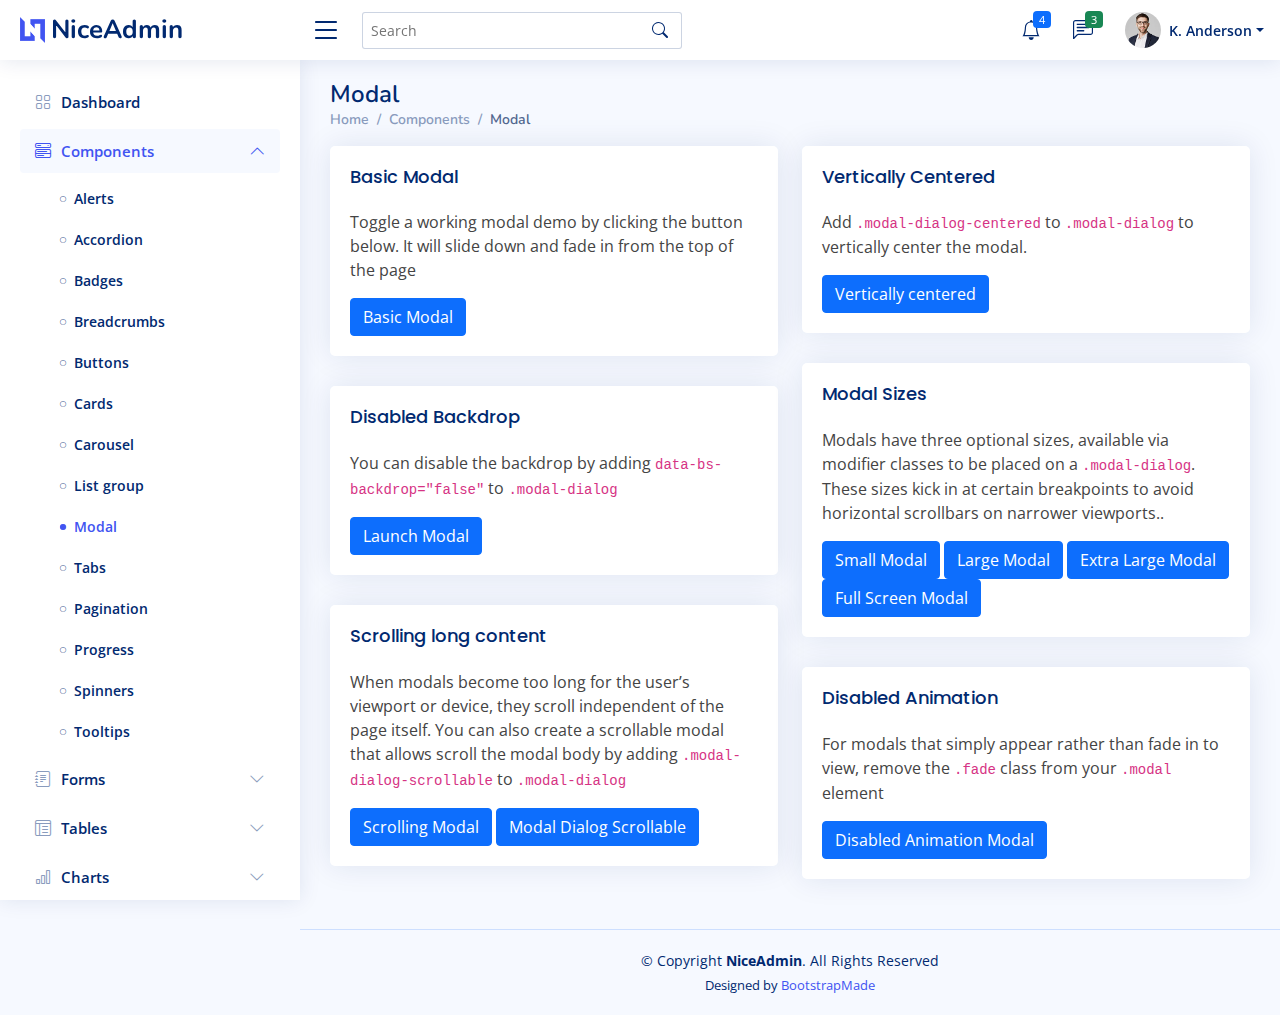
<file: NiceAdmin/components-modal.html>
<!DOCTYPE html>
<html lang="en">

<head>
  <meta charset="utf-8">
  <meta content="width=device-width, initial-scale=1.0" name="viewport">

  <title>Components / Modal - NiceAdmin Bootstrap Template</title>
  <meta content="" name="description">
  <meta content="" name="keywords">

  <!-- Favicons -->
  <link href="assets/img/favicon.png" rel="icon">
  <link href="assets/img/apple-touch-icon.png" rel="apple-touch-icon">

  <!-- Google Fonts -->
  <link href="https://fonts.gstatic.com" rel="preconnect">
  <link href="https://fonts.googleapis.com/css?family=Open+Sans:300,300i,400,400i,600,600i,700,700i|Nunito:300,300i,400,400i,600,600i,700,700i|Poppins:300,300i,400,400i,500,500i,600,600i,700,700i" rel="stylesheet">

  <!-- Vendor CSS Files -->
  <link href="assets/vendor/bootstrap/css/bootstrap.min.css" rel="stylesheet">
  <link href="assets/vendor/bootstrap-icons/bootstrap-icons.css" rel="stylesheet">
  <link href="assets/vendor/boxicons/css/boxicons.min.css" rel="stylesheet">
  <link href="assets/vendor/quill/quill.snow.css" rel="stylesheet">
  <link href="assets/vendor/quill/quill.bubble.css" rel="stylesheet">
  <link href="assets/vendor/remixicon/remixicon.css" rel="stylesheet">
  <link href="assets/vendor/simple-datatables/style.css" rel="stylesheet">

  <!-- Template Main CSS File -->
  <link href="assets/css/style.css" rel="stylesheet">

  <!-- =======================================================
  * Template Name: NiceAdmin - v2.2.2
  * Template URL: https://bootstrapmade.com/nice-admin-bootstrap-admin-html-template/
  * Author: BootstrapMade.com
  * License: https://bootstrapmade.com/license/
  ======================================================== -->
</head>

<body>

  <!-- ======= Header ======= -->
  <header id="header" class="header fixed-top d-flex align-items-center">

    <div class="d-flex align-items-center justify-content-between">
      <a href="index.html" class="logo d-flex align-items-center">
        <img src="assets/img/logo.png" alt="">
        <span class="d-none d-lg-block">NiceAdmin</span>
      </a>
      <i class="bi bi-list toggle-sidebar-btn"></i>
    </div><!-- End Logo -->

    <div class="search-bar">
      <form class="search-form d-flex align-items-center" method="POST" action="#">
        <input type="text" name="query" placeholder="Search" title="Enter search keyword">
        <button type="submit" title="Search"><i class="bi bi-search"></i></button>
      </form>
    </div><!-- End Search Bar -->

    <nav class="header-nav ms-auto">
      <ul class="d-flex align-items-center">

        <li class="nav-item d-block d-lg-none">
          <a class="nav-link nav-icon search-bar-toggle " href="#">
            <i class="bi bi-search"></i>
          </a>
        </li><!-- End Search Icon-->

        <li class="nav-item dropdown">

          <a class="nav-link nav-icon" href="#" data-bs-toggle="dropdown">
            <i class="bi bi-bell"></i>
            <span class="badge bg-primary badge-number">4</span>
          </a><!-- End Notification Icon -->

          <ul class="dropdown-menu dropdown-menu-end dropdown-menu-arrow notifications">
            <li class="dropdown-header">
              You have 4 new notifications
              <a href="#"><span class="badge rounded-pill bg-primary p-2 ms-2">View all</span></a>
            </li>
            <li>
              <hr class="dropdown-divider">
            </li>

            <li class="notification-item">
              <i class="bi bi-exclamation-circle text-warning"></i>
              <div>
                <h4>Lorem Ipsum</h4>
                <p>Quae dolorem earum veritatis oditseno</p>
                <p>30 min. ago</p>
              </div>
            </li>

            <li>
              <hr class="dropdown-divider">
            </li>

            <li class="notification-item">
              <i class="bi bi-x-circle text-danger"></i>
              <div>
                <h4>Atque rerum nesciunt</h4>
                <p>Quae dolorem earum veritatis oditseno</p>
                <p>1 hr. ago</p>
              </div>
            </li>

            <li>
              <hr class="dropdown-divider">
            </li>

            <li class="notification-item">
              <i class="bi bi-check-circle text-success"></i>
              <div>
                <h4>Sit rerum fuga</h4>
                <p>Quae dolorem earum veritatis oditseno</p>
                <p>2 hrs. ago</p>
              </div>
            </li>

            <li>
              <hr class="dropdown-divider">
            </li>

            <li class="notification-item">
              <i class="bi bi-info-circle text-primary"></i>
              <div>
                <h4>Dicta reprehenderit</h4>
                <p>Quae dolorem earum veritatis oditseno</p>
                <p>4 hrs. ago</p>
              </div>
            </li>

            <li>
              <hr class="dropdown-divider">
            </li>
            <li class="dropdown-footer">
              <a href="#">Show all notifications</a>
            </li>

          </ul><!-- End Notification Dropdown Items -->

        </li><!-- End Notification Nav -->

        <li class="nav-item dropdown">

          <a class="nav-link nav-icon" href="#" data-bs-toggle="dropdown">
            <i class="bi bi-chat-left-text"></i>
            <span class="badge bg-success badge-number">3</span>
          </a><!-- End Messages Icon -->

          <ul class="dropdown-menu dropdown-menu-end dropdown-menu-arrow messages">
            <li class="dropdown-header">
              You have 3 new messages
              <a href="#"><span class="badge rounded-pill bg-primary p-2 ms-2">View all</span></a>
            </li>
            <li>
              <hr class="dropdown-divider">
            </li>

            <li class="message-item">
              <a href="#">
                <img src="assets/img/messages-1.jpg" alt="" class="rounded-circle">
                <div>
                  <h4>Maria Hudson</h4>
                  <p>Velit asperiores et ducimus soluta repudiandae labore officia est ut...</p>
                  <p>4 hrs. ago</p>
                </div>
              </a>
            </li>
            <li>
              <hr class="dropdown-divider">
            </li>

            <li class="message-item">
              <a href="#">
                <img src="assets/img/messages-2.jpg" alt="" class="rounded-circle">
                <div>
                  <h4>Anna Nelson</h4>
                  <p>Velit asperiores et ducimus soluta repudiandae labore officia est ut...</p>
                  <p>6 hrs. ago</p>
                </div>
              </a>
            </li>
            <li>
              <hr class="dropdown-divider">
            </li>

            <li class="message-item">
              <a href="#">
                <img src="assets/img/messages-3.jpg" alt="" class="rounded-circle">
                <div>
                  <h4>David Muldon</h4>
                  <p>Velit asperiores et ducimus soluta repudiandae labore officia est ut...</p>
                  <p>8 hrs. ago</p>
                </div>
              </a>
            </li>
            <li>
              <hr class="dropdown-divider">
            </li>

            <li class="dropdown-footer">
              <a href="#">Show all messages</a>
            </li>

          </ul><!-- End Messages Dropdown Items -->

        </li><!-- End Messages Nav -->

        <li class="nav-item dropdown pe-3">

          <a class="nav-link nav-profile d-flex align-items-center pe-0" href="#" data-bs-toggle="dropdown">
            <img src="assets/img/profile-img.jpg" alt="Profile" class="rounded-circle">
            <span class="d-none d-md-block dropdown-toggle ps-2">K. Anderson</span>
          </a><!-- End Profile Iamge Icon -->

          <ul class="dropdown-menu dropdown-menu-end dropdown-menu-arrow profile">
            <li class="dropdown-header">
              <h6>Kevin Anderson</h6>
              <span>Web Designer</span>
            </li>
            <li>
              <hr class="dropdown-divider">
            </li>

            <li>
              <a class="dropdown-item d-flex align-items-center" href="users-profile.html">
                <i class="bi bi-person"></i>
                <span>My Profile</span>
              </a>
            </li>
            <li>
              <hr class="dropdown-divider">
            </li>

            <li>
              <a class="dropdown-item d-flex align-items-center" href="users-profile.html">
                <i class="bi bi-gear"></i>
                <span>Account Settings</span>
              </a>
            </li>
            <li>
              <hr class="dropdown-divider">
            </li>

            <li>
              <a class="dropdown-item d-flex align-items-center" href="pages-faq.html">
                <i class="bi bi-question-circle"></i>
                <span>Need Help?</span>
              </a>
            </li>
            <li>
              <hr class="dropdown-divider">
            </li>

            <li>
              <a class="dropdown-item d-flex align-items-center" href="#">
                <i class="bi bi-box-arrow-right"></i>
                <span>Sign Out</span>
              </a>
            </li>

          </ul><!-- End Profile Dropdown Items -->
        </li><!-- End Profile Nav -->

      </ul>
    </nav><!-- End Icons Navigation -->

  </header><!-- End Header -->

  <!-- ======= Sidebar ======= -->
  <aside id="sidebar" class="sidebar">

    <ul class="sidebar-nav" id="sidebar-nav">

      <li class="nav-item">
        <a class="nav-link collapsed" href="index.html">
          <i class="bi bi-grid"></i>
          <span>Dashboard</span>
        </a>
      </li><!-- End Dashboard Nav -->

      <li class="nav-item">
        <a class="nav-link " data-bs-target="#components-nav" data-bs-toggle="collapse" href="#">
          <i class="bi bi-menu-button-wide"></i><span>Components</span><i class="bi bi-chevron-down ms-auto"></i>
        </a>
        <ul id="components-nav" class="nav-content collapse show" data-bs-parent="#sidebar-nav">
          <li>
            <a href="components-alerts.html">
              <i class="bi bi-circle"></i><span>Alerts</span>
            </a>
          </li>
          <li>
            <a href="components-accordion.html">
              <i class="bi bi-circle"></i><span>Accordion</span>
            </a>
          </li>
          <li>
            <a href="components-badges.html">
              <i class="bi bi-circle"></i><span>Badges</span>
            </a>
          </li>
          <li>
            <a href="components-breadcrumbs.html">
              <i class="bi bi-circle"></i><span>Breadcrumbs</span>
            </a>
          </li>
          <li>
            <a href="components-buttons.html">
              <i class="bi bi-circle"></i><span>Buttons</span>
            </a>
          </li>
          <li>
            <a href="components-cards.html">
              <i class="bi bi-circle"></i><span>Cards</span>
            </a>
          </li>
          <li>
            <a href="components-carousel.html">
              <i class="bi bi-circle"></i><span>Carousel</span>
            </a>
          </li>
          <li>
            <a href="components-list-group.html">
              <i class="bi bi-circle"></i><span>List group</span>
            </a>
          </li>
          <li>
            <a href="components-modal.html" class="active">
              <i class="bi bi-circle"></i><span>Modal</span>
            </a>
          </li>
          <li>
            <a href="components-tabs.html">
              <i class="bi bi-circle"></i><span>Tabs</span>
            </a>
          </li>
          <li>
            <a href="components-pagination.html">
              <i class="bi bi-circle"></i><span>Pagination</span>
            </a>
          </li>
          <li>
            <a href="components-progress.html">
              <i class="bi bi-circle"></i><span>Progress</span>
            </a>
          </li>
          <li>
            <a href="components-spinners.html">
              <i class="bi bi-circle"></i><span>Spinners</span>
            </a>
          </li>
          <li>
            <a href="components-tooltips.html">
              <i class="bi bi-circle"></i><span>Tooltips</span>
            </a>
          </li>
        </ul>
      </li><!-- End Components Nav -->

      <li class="nav-item">
        <a class="nav-link collapsed" data-bs-target="#forms-nav" data-bs-toggle="collapse" href="#">
          <i class="bi bi-journal-text"></i><span>Forms</span><i class="bi bi-chevron-down ms-auto"></i>
        </a>
        <ul id="forms-nav" class="nav-content collapse " data-bs-parent="#sidebar-nav">
          <li>
            <a href="forms-elements.html">
              <i class="bi bi-circle"></i><span>Form Elements</span>
            </a>
          </li>
          <li>
            <a href="forms-layouts.html">
              <i class="bi bi-circle"></i><span>Form Layouts</span>
            </a>
          </li>
          <li>
            <a href="forms-editors.html">
              <i class="bi bi-circle"></i><span>Form Editors</span>
            </a>
          </li>
          <li>
            <a href="forms-validation.html">
              <i class="bi bi-circle"></i><span>Form Validation</span>
            </a>
          </li>
        </ul>
      </li><!-- End Forms Nav -->

      <li class="nav-item">
        <a class="nav-link collapsed" data-bs-target="#tables-nav" data-bs-toggle="collapse" href="#">
          <i class="bi bi-layout-text-window-reverse"></i><span>Tables</span><i class="bi bi-chevron-down ms-auto"></i>
        </a>
        <ul id="tables-nav" class="nav-content collapse " data-bs-parent="#sidebar-nav">
          <li>
            <a href="tables-general.html">
              <i class="bi bi-circle"></i><span>General Tables</span>
            </a>
          </li>
          <li>
            <a href="tables-data.html">
              <i class="bi bi-circle"></i><span>Data Tables</span>
            </a>
          </li>
        </ul>
      </li><!-- End Tables Nav -->

      <li class="nav-item">
        <a class="nav-link collapsed" data-bs-target="#charts-nav" data-bs-toggle="collapse" href="#">
          <i class="bi bi-bar-chart"></i><span>Charts</span><i class="bi bi-chevron-down ms-auto"></i>
        </a>
        <ul id="charts-nav" class="nav-content collapse " data-bs-parent="#sidebar-nav">
          <li>
            <a href="charts-chartjs.html">
              <i class="bi bi-circle"></i><span>Chart.js</span>
            </a>
          </li>
          <li>
            <a href="charts-apexcharts.html">
              <i class="bi bi-circle"></i><span>ApexCharts</span>
            </a>
          </li>
          <li>
            <a href="charts-echarts.html">
              <i class="bi bi-circle"></i><span>ECharts</span>
            </a>
          </li>
        </ul>
      </li><!-- End Charts Nav -->

      <li class="nav-item">
        <a class="nav-link collapsed" data-bs-target="#icons-nav" data-bs-toggle="collapse" href="#">
          <i class="bi bi-gem"></i><span>Icons</span><i class="bi bi-chevron-down ms-auto"></i>
        </a>
        <ul id="icons-nav" class="nav-content collapse " data-bs-parent="#sidebar-nav">
          <li>
            <a href="icons-bootstrap.html">
              <i class="bi bi-circle"></i><span>Bootstrap Icons</span>
            </a>
          </li>
          <li>
            <a href="icons-remix.html">
              <i class="bi bi-circle"></i><span>Remix Icons</span>
            </a>
          </li>
          <li>
            <a href="icons-boxicons.html">
              <i class="bi bi-circle"></i><span>Boxicons</span>
            </a>
          </li>
        </ul>
      </li><!-- End Icons Nav -->

      <li class="nav-heading">Pages</li>

      <li class="nav-item">
        <a class="nav-link collapsed" href="users-profile.html">
          <i class="bi bi-person"></i>
          <span>Profile</span>
        </a>
      </li><!-- End Profile Page Nav -->

      <li class="nav-item">
        <a class="nav-link collapsed" href="pages-faq.html">
          <i class="bi bi-question-circle"></i>
          <span>F.A.Q</span>
        </a>
      </li><!-- End F.A.Q Page Nav -->

      <li class="nav-item">
        <a class="nav-link collapsed" href="pages-contact.html">
          <i class="bi bi-envelope"></i>
          <span>Contact</span>
        </a>
      </li><!-- End Contact Page Nav -->

      <li class="nav-item">
        <a class="nav-link collapsed" href="pages-register.html">
          <i class="bi bi-card-list"></i>
          <span>Register</span>
        </a>
      </li><!-- End Register Page Nav -->

      <li class="nav-item">
        <a class="nav-link collapsed" href="pages-login.html">
          <i class="bi bi-box-arrow-in-right"></i>
          <span>Login</span>
        </a>
      </li><!-- End Login Page Nav -->

      <li class="nav-item">
        <a class="nav-link collapsed" href="pages-error-404.html">
          <i class="bi bi-dash-circle"></i>
          <span>Error 404</span>
        </a>
      </li><!-- End Error 404 Page Nav -->

      <li class="nav-item">
        <a class="nav-link collapsed" href="pages-blank.html">
          <i class="bi bi-file-earmark"></i>
          <span>Blank</span>
        </a>
      </li><!-- End Blank Page Nav -->

    </ul>

  </aside><!-- End Sidebar-->

  <main id="main" class="main">

    <div class="pagetitle">
      <h1>Modal</h1>
      <nav>
        <ol class="breadcrumb">
          <li class="breadcrumb-item"><a href="index.html">Home</a></li>
          <li class="breadcrumb-item">Components</li>
          <li class="breadcrumb-item active">Modal</li>
        </ol>
      </nav>
    </div><!-- End Page Title -->

    <section class="section">
      <div class="row">
        <div class="col-lg-6">

          <div class="card">
            <div class="card-body">
              <h5 class="card-title">Basic Modal</h5>
              <p>Toggle a working modal demo by clicking the button below. It will slide down and fade in from the top of the page</p>

              <!-- Basic Modal -->
              <button type="button" class="btn btn-primary" data-bs-toggle="modal" data-bs-target="#basicModal">
                Basic Modal
              </button>
              <div class="modal fade" id="basicModal" tabindex="-1">
                <div class="modal-dialog">
                  <div class="modal-content">
                    <div class="modal-header">
                      <h5 class="modal-title">Basic Modal</h5>
                      <button type="button" class="btn-close" data-bs-dismiss="modal" aria-label="Close"></button>
                    </div>
                    <div class="modal-body">
                      Non omnis incidunt qui sed occaecati magni asperiores est mollitia. Soluta at et reprehenderit. Placeat autem numquam et fuga numquam. Tempora in facere consequatur sit dolor ipsum. Consequatur nemo amet incidunt est facilis. Dolorem neque recusandae quo sit molestias sint dignissimos.
                    </div>
                    <div class="modal-footer">
                      <button type="button" class="btn btn-secondary" data-bs-dismiss="modal">Close</button>
                      <button type="button" class="btn btn-primary">Save changes</button>
                    </div>
                  </div>
                </div>
              </div><!-- End Basic Modal-->

            </div>
          </div>

          <div class="card">
            <div class="card-body">
              <h5 class="card-title">Disabled Backdrop</h5>
              <p>You can disable the backdrop by adding <code>data-bs-backdrop="false"</code> to <code>.modal-dialog</code></p>

              <!-- Disabled Backdrop Modal -->
              <button type="button" class="btn btn-primary" data-bs-toggle="modal" data-bs-target="#disablebackdrop">
                Launch Modal
              </button>
              <div class="modal fade" id="disablebackdrop" tabindex="-1" data-bs-backdrop="false">
                <div class="modal-dialog">
                  <div class="modal-content">
                    <div class="modal-header">
                      <h5 class="modal-title">Disabled Backdrop</h5>
                      <button type="button" class="btn-close" data-bs-dismiss="modal" aria-label="Close"></button>
                    </div>
                    <div class="modal-body">
                      Non omnis incidunt qui sed occaecati magni asperiores est mollitia. Soluta at et reprehenderit. Placeat autem numquam et fuga numquam. Tempora in facere consequatur sit dolor ipsum. Consequatur nemo amet incidunt est facilis. Dolorem neque recusandae quo sit molestias sint dignissimos.
                    </div>
                    <div class="modal-footer">
                      <button type="button" class="btn btn-secondary" data-bs-dismiss="modal">Close</button>
                      <button type="button" class="btn btn-primary">Save changes</button>
                    </div>
                  </div>
                </div>
              </div><!-- End Disabled Backdrop Modal-->

            </div>
          </div>

          <div class="card">
            <div class="card-body">
              <h5 class="card-title">Scrolling long content</h5>
              <p>When modals become too long for the user’s viewport or device, they scroll independent of the page itself. You can also create a scrollable modal that allows scroll the modal body by adding <code>.modal-dialog-scrollable</code> to <code>.modal-dialog</code></p>

              <!-- Scrolling Modal -->
              <button type="button" class="btn btn-primary" data-bs-toggle="modal" data-bs-target="#scrollingModal">
                Scrolling Modal
              </button>
              <div class="modal fade" id="scrollingModal" tabindex="-1">
                <div class="modal-dialog">
                  <div class="modal-content">
                    <div class="modal-header">
                      <h5 class="modal-title">Scrolling Modal</h5>
                      <button type="button" class="btn-close" data-bs-dismiss="modal" aria-label="Close"></button>
                    </div>
                    <div class="modal-body" style="min-height: 1500px;">
                      Non omnis incidunt qui sed occaecati magni asperiores est mollitia. Soluta at et reprehenderit. Placeat autem numquam et fuga numquam. Tempora in facere consequatur sit dolor ipsum. Consequatur nemo amet incidunt est facilis. Dolorem neque recusandae quo sit molestias sint dignissimos.
                    </div>
                    <div class="modal-footer">
                      <button type="button" class="btn btn-secondary" data-bs-dismiss="modal">Close</button>
                      <button type="button" class="btn btn-primary">Save changes</button>
                    </div>
                  </div>
                </div>
              </div><!-- End Scrolling Modal-->

              <!-- Modal Dialog Scrollable -->
              <button type="button" class="btn btn-primary" data-bs-toggle="modal" data-bs-target="#modalDialogScrollable">
                Modal Dialog Scrollable
              </button>
              <div class="modal fade" id="modalDialogScrollable" tabindex="-1">
                <div class="modal-dialog modal-dialog-scrollable">
                  <div class="modal-content">
                    <div class="modal-header">
                      <h5 class="modal-title">Modal Dialog Scrollable</h5>
                      <button type="button" class="btn-close" data-bs-dismiss="modal" aria-label="Close"></button>
                    </div>
                    <div class="modal-body">
                      Non omnis incidunt qui sed occaecati magni asperiores est mollitia. Soluta at et reprehenderit. Placeat autem numquam et fuga numquam. Tempora in facere consequatur sit dolor ipsum. Consequatur nemo amet incidunt est facilis. Dolorem neque recusandae quo sit molestias sint dignissimos.
                      <br><br><br><br><br><br><br><br><br><br><br><br><br><br><br><br><br><br><br><br><br><br><br><br><br><br><br><br><br><br><br><br><br><br><br><br><br><br><br><br>
                      This content should appear at the bottom after you scroll.
                    </div>
                    <div class="modal-footer">
                      <button type="button" class="btn btn-secondary" data-bs-dismiss="modal">Close</button>
                      <button type="button" class="btn btn-primary">Save changes</button>
                    </div>
                  </div>
                </div>
              </div><!-- End Modal Dialog Scrollable-->

            </div>
          </div>

        </div>

        <div class="col-lg-6">

          <div class="card">
            <div class="card-body">
              <h5 class="card-title">Vertically Centered</h5>
              <p>Add <code>.modal-dialog-centered</code> to <code>.modal-dialog</code> to vertically center the modal.</p>

              <!-- Vertically centered Modal -->
              <button type="button" class="btn btn-primary" data-bs-toggle="modal" data-bs-target="#verticalycentered">
                Vertically centered
              </button>
              <div class="modal fade" id="verticalycentered" tabindex="-1">
                <div class="modal-dialog modal-dialog-centered">
                  <div class="modal-content">
                    <div class="modal-header">
                      <h5 class="modal-title">Vertically Centered</h5>
                      <button type="button" class="btn-close" data-bs-dismiss="modal" aria-label="Close"></button>
                    </div>
                    <div class="modal-body">
                      Non omnis incidunt qui sed occaecati magni asperiores est mollitia. Soluta at et reprehenderit. Placeat autem numquam et fuga numquam. Tempora in facere consequatur sit dolor ipsum. Consequatur nemo amet incidunt est facilis. Dolorem neque recusandae quo sit molestias sint dignissimos.
                    </div>
                    <div class="modal-footer">
                      <button type="button" class="btn btn-secondary" data-bs-dismiss="modal">Close</button>
                      <button type="button" class="btn btn-primary">Save changes</button>
                    </div>
                  </div>
                </div>
              </div><!-- End Vertically centered Modal-->

            </div>
          </div>

          <div class="card">
            <div class="card-body">
              <h5 class="card-title">Modal Sizes</h5>
              <p>Modals have three optional sizes, available via modifier classes to be placed on a <code>.modal-dialog</code>. These sizes kick in at certain breakpoints to avoid horizontal scrollbars on narrower viewports..</p>

              <!-- Small Modal -->
              <button type="button" class="btn btn-primary" data-bs-toggle="modal" data-bs-target="#smallModal">
                Small Modal
              </button>

              <div class="modal fade" id="smallModal" tabindex="-1">
                <div class="modal-dialog modal-sm">
                  <div class="modal-content">
                    <div class="modal-header">
                      <h5 class="modal-title">Small Modal</h5>
                      <button type="button" class="btn-close" data-bs-dismiss="modal" aria-label="Close"></button>
                    </div>
                    <div class="modal-body">
                      Non omnis incidunt qui sed occaecati magni asperiores est mollitia. Soluta at et reprehenderit. Placeat autem numquam et fuga numquam. Tempora in facere consequatur sit dolor ipsum. Consequatur nemo amet incidunt est facilis. Dolorem neque recusandae quo sit molestias sint dignissimos.
                    </div>
                    <div class="modal-footer">
                      <button type="button" class="btn btn-secondary" data-bs-dismiss="modal">Close</button>
                      <button type="button" class="btn btn-primary">Save changes</button>
                    </div>
                  </div>
                </div>
              </div><!-- End Small Modal-->

              <!-- Large Modal -->
              <button type="button" class="btn btn-primary" data-bs-toggle="modal" data-bs-target="#largeModal">
                Large Modal
              </button>

              <div class="modal fade" id="largeModal" tabindex="-1">
                <div class="modal-dialog modal-lg">
                  <div class="modal-content">
                    <div class="modal-header">
                      <h5 class="modal-title">Large Modal</h5>
                      <button type="button" class="btn-close" data-bs-dismiss="modal" aria-label="Close"></button>
                    </div>
                    <div class="modal-body">
                      Non omnis incidunt qui sed occaecati magni asperiores est mollitia. Soluta at et reprehenderit. Placeat autem numquam et fuga numquam. Tempora in facere consequatur sit dolor ipsum. Consequatur nemo amet incidunt est facilis. Dolorem neque recusandae quo sit molestias sint dignissimos.
                    </div>
                    <div class="modal-footer">
                      <button type="button" class="btn btn-secondary" data-bs-dismiss="modal">Close</button>
                      <button type="button" class="btn btn-primary">Save changes</button>
                    </div>
                  </div>
                </div>
              </div><!-- End Large Modal-->

              <!-- Extra Large Modal -->
              <button type="button" class="btn btn-primary" data-bs-toggle="modal" data-bs-target="#ExtralargeModal">
                Extra Large Modal
              </button>

              <div class="modal fade" id="ExtralargeModal" tabindex="-1">
                <div class="modal-dialog modal-xl">
                  <div class="modal-content">
                    <div class="modal-header">
                      <h5 class="modal-title">Extra Large Modal</h5>
                      <button type="button" class="btn-close" data-bs-dismiss="modal" aria-label="Close"></button>
                    </div>
                    <div class="modal-body">
                      Non omnis incidunt qui sed occaecati magni asperiores est mollitia. Soluta at et reprehenderit. Placeat autem numquam et fuga numquam. Tempora in facere consequatur sit dolor ipsum. Consequatur nemo amet incidunt est facilis. Dolorem neque recusandae quo sit molestias sint dignissimos.
                    </div>
                    <div class="modal-footer">
                      <button type="button" class="btn btn-secondary" data-bs-dismiss="modal">Close</button>
                      <button type="button" class="btn btn-primary">Save changes</button>
                    </div>
                  </div>
                </div>
              </div><!-- End Extra Large Modal-->

              <!-- Full Screen Modal -->
              <button type="button" class="btn btn-primary" data-bs-toggle="modal" data-bs-target="#fullscreenModal">
                Full Screen Modal
              </button>

              <div class="modal fade" id="fullscreenModal" tabindex="-1">
                <div class="modal-dialog modal-fullscreen">
                  <div class="modal-content">
                    <div class="modal-header">
                      <h5 class="modal-title">Full Screen Modal</h5>
                      <button type="button" class="btn-close" data-bs-dismiss="modal" aria-label="Close"></button>
                    </div>
                    <div class="modal-body">
                      Non omnis incidunt qui sed occaecati magni asperiores est mollitia. Soluta at et reprehenderit. Placeat autem numquam et fuga numquam. Tempora in facere consequatur sit dolor ipsum. Consequatur nemo amet incidunt est facilis. Dolorem neque recusandae quo sit molestias sint dignissimos.
                    </div>
                    <div class="modal-footer">
                      <button type="button" class="btn btn-secondary" data-bs-dismiss="modal">Close</button>
                      <button type="button" class="btn btn-primary">Save changes</button>
                    </div>
                  </div>
                </div>
              </div><!-- End Full Screen Modal-->

            </div>
          </div>

          <div class="card">
            <div class="card-body">
              <h5 class="card-title">Disabled Animation</h5>
              <p>For modals that simply appear rather than fade in to view, remove the <code>.fade</code> class from your <code>.modal</code> element </p>

              <!-- Disabled Animation Modal -->
              <button type="button" class="btn btn-primary" data-bs-toggle="modal" data-bs-target="#disabledAnimation">
                Disabled Animation Modal
              </button>
              <div class="modal" id="disabledAnimation" tabindex="-1">
                <div class="modal-dialog">
                  <div class="modal-content">
                    <div class="modal-header">
                      <h5 class="modal-title">Disabled Animation Modal</h5>
                      <button type="button" class="btn-close" data-bs-dismiss="modal" aria-label="Close"></button>
                    </div>
                    <div class="modal-body">
                      Non omnis incidunt qui sed occaecati magni asperiores est mollitia. Soluta at et reprehenderit. Placeat autem numquam et fuga numquam. Tempora in facere consequatur sit dolor ipsum. Consequatur nemo amet incidunt est facilis. Dolorem neque recusandae quo sit molestias sint dignissimos.
                    </div>
                    <div class="modal-footer">
                      <button type="button" class="btn btn-secondary" data-bs-dismiss="modal">Close</button>
                      <button type="button" class="btn btn-primary">Save changes</button>
                    </div>
                  </div>
                </div>
              </div><!-- End Disabled Animation Modal-->

            </div>
          </div>

        </div>
      </div>
    </section>

  </main><!-- End #main -->

  <!-- ======= Footer ======= -->
  <footer id="footer" class="footer">
    <div class="copyright">
      &copy; Copyright <strong><span>NiceAdmin</span></strong>. All Rights Reserved
    </div>
    <div class="credits">
      <!-- All the links in the footer should remain intact. -->
      <!-- You can delete the links only if you purchased the pro version. -->
      <!-- Licensing information: https://bootstrapmade.com/license/ -->
      <!-- Purchase the pro version with working PHP/AJAX contact form: https://bootstrapmade.com/nice-admin-bootstrap-admin-html-template/ -->
      Designed by <a href="https://bootstrapmade.com/">BootstrapMade</a>
    </div>
  </footer><!-- End Footer -->

  <a href="#" class="back-to-top d-flex align-items-center justify-content-center"><i class="bi bi-arrow-up-short"></i></a>

  <!-- Vendor JS Files -->
  <script src="assets/vendor/apexcharts/apexcharts.min.js"></script>
  <script src="assets/vendor/bootstrap/js/bootstrap.bundle.min.js"></script>
  <script src="assets/vendor/chart.js/chart.min.js"></script>
  <script src="assets/vendor/echarts/echarts.min.js"></script>
  <script src="assets/vendor/quill/quill.min.js"></script>
  <script src="assets/vendor/simple-datatables/simple-datatables.js"></script>
  <script src="assets/vendor/tinymce/tinymce.min.js"></script>
  <script src="assets/vendor/php-email-form/validate.js"></script>

  <!-- Template Main JS File -->
  <script src="assets/js/main.js"></script>

</body>

</html>
</file>
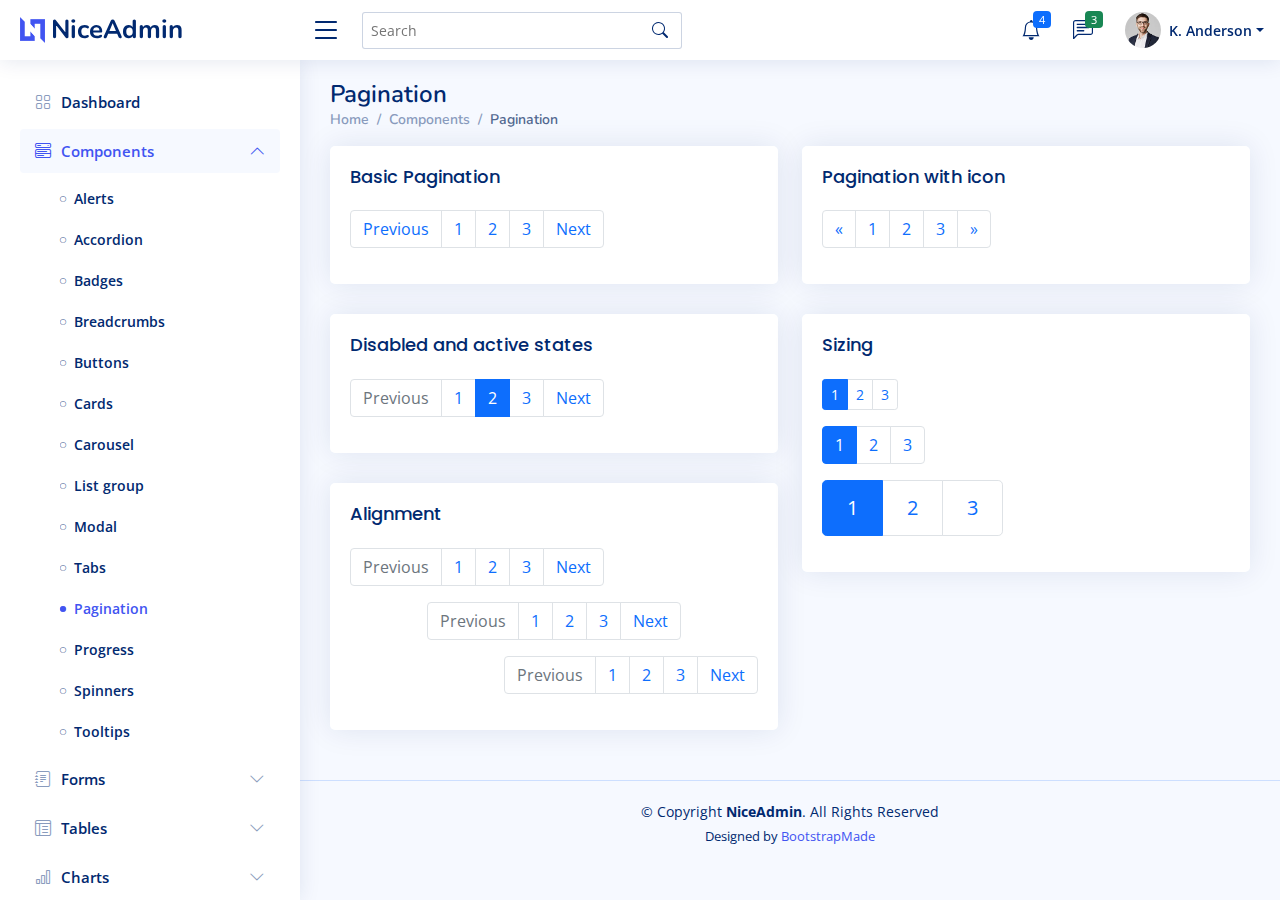
<file: NiceAdmin/components-pagination.html>
<!DOCTYPE html>
<html lang="en">

<head>
  <meta charset="utf-8">
  <meta content="width=device-width, initial-scale=1.0" name="viewport">

  <title>Components / Pagination - NiceAdmin Bootstrap Template</title>
  <meta content="" name="description">
  <meta content="" name="keywords">

  <!-- Favicons -->
  <link href="assets/img/favicon.png" rel="icon">
  <link href="assets/img/apple-touch-icon.png" rel="apple-touch-icon">

  <!-- Google Fonts -->
  <link href="https://fonts.gstatic.com" rel="preconnect">
  <link href="https://fonts.googleapis.com/css?family=Open+Sans:300,300i,400,400i,600,600i,700,700i|Nunito:300,300i,400,400i,600,600i,700,700i|Poppins:300,300i,400,400i,500,500i,600,600i,700,700i" rel="stylesheet">

  <!-- Vendor CSS Files -->
  <link href="assets/vendor/bootstrap/css/bootstrap.min.css" rel="stylesheet">
  <link href="assets/vendor/bootstrap-icons/bootstrap-icons.css" rel="stylesheet">
  <link href="assets/vendor/boxicons/css/boxicons.min.css" rel="stylesheet">
  <link href="assets/vendor/quill/quill.snow.css" rel="stylesheet">
  <link href="assets/vendor/quill/quill.bubble.css" rel="stylesheet">
  <link href="assets/vendor/remixicon/remixicon.css" rel="stylesheet">
  <link href="assets/vendor/simple-datatables/style.css" rel="stylesheet">

  <!-- Template Main CSS File -->
  <link href="assets/css/style.css" rel="stylesheet">

  <!-- =======================================================
  * Template Name: NiceAdmin - v2.2.2
  * Template URL: https://bootstrapmade.com/nice-admin-bootstrap-admin-html-template/
  * Author: BootstrapMade.com
  * License: https://bootstrapmade.com/license/
  ======================================================== -->
</head>

<body>

  <!-- ======= Header ======= -->
  <header id="header" class="header fixed-top d-flex align-items-center">

    <div class="d-flex align-items-center justify-content-between">
      <a href="index.html" class="logo d-flex align-items-center">
        <img src="assets/img/logo.png" alt="">
        <span class="d-none d-lg-block">NiceAdmin</span>
      </a>
      <i class="bi bi-list toggle-sidebar-btn"></i>
    </div><!-- End Logo -->

    <div class="search-bar">
      <form class="search-form d-flex align-items-center" method="POST" action="#">
        <input type="text" name="query" placeholder="Search" title="Enter search keyword">
        <button type="submit" title="Search"><i class="bi bi-search"></i></button>
      </form>
    </div><!-- End Search Bar -->

    <nav class="header-nav ms-auto">
      <ul class="d-flex align-items-center">

        <li class="nav-item d-block d-lg-none">
          <a class="nav-link nav-icon search-bar-toggle " href="#">
            <i class="bi bi-search"></i>
          </a>
        </li><!-- End Search Icon-->

        <li class="nav-item dropdown">

          <a class="nav-link nav-icon" href="#" data-bs-toggle="dropdown">
            <i class="bi bi-bell"></i>
            <span class="badge bg-primary badge-number">4</span>
          </a><!-- End Notification Icon -->

          <ul class="dropdown-menu dropdown-menu-end dropdown-menu-arrow notifications">
            <li class="dropdown-header">
              You have 4 new notifications
              <a href="#"><span class="badge rounded-pill bg-primary p-2 ms-2">View all</span></a>
            </li>
            <li>
              <hr class="dropdown-divider">
            </li>

            <li class="notification-item">
              <i class="bi bi-exclamation-circle text-warning"></i>
              <div>
                <h4>Lorem Ipsum</h4>
                <p>Quae dolorem earum veritatis oditseno</p>
                <p>30 min. ago</p>
              </div>
            </li>

            <li>
              <hr class="dropdown-divider">
            </li>

            <li class="notification-item">
              <i class="bi bi-x-circle text-danger"></i>
              <div>
                <h4>Atque rerum nesciunt</h4>
                <p>Quae dolorem earum veritatis oditseno</p>
                <p>1 hr. ago</p>
              </div>
            </li>

            <li>
              <hr class="dropdown-divider">
            </li>

            <li class="notification-item">
              <i class="bi bi-check-circle text-success"></i>
              <div>
                <h4>Sit rerum fuga</h4>
                <p>Quae dolorem earum veritatis oditseno</p>
                <p>2 hrs. ago</p>
              </div>
            </li>

            <li>
              <hr class="dropdown-divider">
            </li>

            <li class="notification-item">
              <i class="bi bi-info-circle text-primary"></i>
              <div>
                <h4>Dicta reprehenderit</h4>
                <p>Quae dolorem earum veritatis oditseno</p>
                <p>4 hrs. ago</p>
              </div>
            </li>

            <li>
              <hr class="dropdown-divider">
            </li>
            <li class="dropdown-footer">
              <a href="#">Show all notifications</a>
            </li>

          </ul><!-- End Notification Dropdown Items -->

        </li><!-- End Notification Nav -->

        <li class="nav-item dropdown">

          <a class="nav-link nav-icon" href="#" data-bs-toggle="dropdown">
            <i class="bi bi-chat-left-text"></i>
            <span class="badge bg-success badge-number">3</span>
          </a><!-- End Messages Icon -->

          <ul class="dropdown-menu dropdown-menu-end dropdown-menu-arrow messages">
            <li class="dropdown-header">
              You have 3 new messages
              <a href="#"><span class="badge rounded-pill bg-primary p-2 ms-2">View all</span></a>
            </li>
            <li>
              <hr class="dropdown-divider">
            </li>

            <li class="message-item">
              <a href="#">
                <img src="assets/img/messages-1.jpg" alt="" class="rounded-circle">
                <div>
                  <h4>Maria Hudson</h4>
                  <p>Velit asperiores et ducimus soluta repudiandae labore officia est ut...</p>
                  <p>4 hrs. ago</p>
                </div>
              </a>
            </li>
            <li>
              <hr class="dropdown-divider">
            </li>

            <li class="message-item">
              <a href="#">
                <img src="assets/img/messages-2.jpg" alt="" class="rounded-circle">
                <div>
                  <h4>Anna Nelson</h4>
                  <p>Velit asperiores et ducimus soluta repudiandae labore officia est ut...</p>
                  <p>6 hrs. ago</p>
                </div>
              </a>
            </li>
            <li>
              <hr class="dropdown-divider">
            </li>

            <li class="message-item">
              <a href="#">
                <img src="assets/img/messages-3.jpg" alt="" class="rounded-circle">
                <div>
                  <h4>David Muldon</h4>
                  <p>Velit asperiores et ducimus soluta repudiandae labore officia est ut...</p>
                  <p>8 hrs. ago</p>
                </div>
              </a>
            </li>
            <li>
              <hr class="dropdown-divider">
            </li>

            <li class="dropdown-footer">
              <a href="#">Show all messages</a>
            </li>

          </ul><!-- End Messages Dropdown Items -->

        </li><!-- End Messages Nav -->

        <li class="nav-item dropdown pe-3">

          <a class="nav-link nav-profile d-flex align-items-center pe-0" href="#" data-bs-toggle="dropdown">
            <img src="assets/img/profile-img.jpg" alt="Profile" class="rounded-circle">
            <span class="d-none d-md-block dropdown-toggle ps-2">K. Anderson</span>
          </a><!-- End Profile Iamge Icon -->

          <ul class="dropdown-menu dropdown-menu-end dropdown-menu-arrow profile">
            <li class="dropdown-header">
              <h6>Kevin Anderson</h6>
              <span>Web Designer</span>
            </li>
            <li>
              <hr class="dropdown-divider">
            </li>

            <li>
              <a class="dropdown-item d-flex align-items-center" href="users-profile.html">
                <i class="bi bi-person"></i>
                <span>My Profile</span>
              </a>
            </li>
            <li>
              <hr class="dropdown-divider">
            </li>

            <li>
              <a class="dropdown-item d-flex align-items-center" href="users-profile.html">
                <i class="bi bi-gear"></i>
                <span>Account Settings</span>
              </a>
            </li>
            <li>
              <hr class="dropdown-divider">
            </li>

            <li>
              <a class="dropdown-item d-flex align-items-center" href="pages-faq.html">
                <i class="bi bi-question-circle"></i>
                <span>Need Help?</span>
              </a>
            </li>
            <li>
              <hr class="dropdown-divider">
            </li>

            <li>
              <a class="dropdown-item d-flex align-items-center" href="#">
                <i class="bi bi-box-arrow-right"></i>
                <span>Sign Out</span>
              </a>
            </li>

          </ul><!-- End Profile Dropdown Items -->
        </li><!-- End Profile Nav -->

      </ul>
    </nav><!-- End Icons Navigation -->

  </header><!-- End Header -->

  <!-- ======= Sidebar ======= -->
  <aside id="sidebar" class="sidebar">

    <ul class="sidebar-nav" id="sidebar-nav">

      <li class="nav-item">
        <a class="nav-link collapsed" href="index.html">
          <i class="bi bi-grid"></i>
          <span>Dashboard</span>
        </a>
      </li><!-- End Dashboard Nav -->

      <li class="nav-item">
        <a class="nav-link " data-bs-target="#components-nav" data-bs-toggle="collapse" href="#">
          <i class="bi bi-menu-button-wide"></i><span>Components</span><i class="bi bi-chevron-down ms-auto"></i>
        </a>
        <ul id="components-nav" class="nav-content collapse show" data-bs-parent="#sidebar-nav">
          <li>
            <a href="components-alerts.html">
              <i class="bi bi-circle"></i><span>Alerts</span>
            </a>
          </li>
          <li>
            <a href="components-accordion.html">
              <i class="bi bi-circle"></i><span>Accordion</span>
            </a>
          </li>
          <li>
            <a href="components-badges.html">
              <i class="bi bi-circle"></i><span>Badges</span>
            </a>
          </li>
          <li>
            <a href="components-breadcrumbs.html">
              <i class="bi bi-circle"></i><span>Breadcrumbs</span>
            </a>
          </li>
          <li>
            <a href="components-buttons.html">
              <i class="bi bi-circle"></i><span>Buttons</span>
            </a>
          </li>
          <li>
            <a href="components-cards.html">
              <i class="bi bi-circle"></i><span>Cards</span>
            </a>
          </li>
          <li>
            <a href="components-carousel.html">
              <i class="bi bi-circle"></i><span>Carousel</span>
            </a>
          </li>
          <li>
            <a href="components-list-group.html">
              <i class="bi bi-circle"></i><span>List group</span>
            </a>
          </li>
          <li>
            <a href="components-modal.html">
              <i class="bi bi-circle"></i><span>Modal</span>
            </a>
          </li>
          <li>
            <a href="components-tabs.html">
              <i class="bi bi-circle"></i><span>Tabs</span>
            </a>
          </li>
          <li>
            <a href="components-pagination.html" class="active">
              <i class="bi bi-circle"></i><span>Pagination</span>
            </a>
          </li>
          <li>
            <a href="components-progress.html">
              <i class="bi bi-circle"></i><span>Progress</span>
            </a>
          </li>
          <li>
            <a href="components-spinners.html">
              <i class="bi bi-circle"></i><span>Spinners</span>
            </a>
          </li>
          <li>
            <a href="components-tooltips.html">
              <i class="bi bi-circle"></i><span>Tooltips</span>
            </a>
          </li>
        </ul>
      </li><!-- End Components Nav -->

      <li class="nav-item">
        <a class="nav-link collapsed" data-bs-target="#forms-nav" data-bs-toggle="collapse" href="#">
          <i class="bi bi-journal-text"></i><span>Forms</span><i class="bi bi-chevron-down ms-auto"></i>
        </a>
        <ul id="forms-nav" class="nav-content collapse " data-bs-parent="#sidebar-nav">
          <li>
            <a href="forms-elements.html">
              <i class="bi bi-circle"></i><span>Form Elements</span>
            </a>
          </li>
          <li>
            <a href="forms-layouts.html">
              <i class="bi bi-circle"></i><span>Form Layouts</span>
            </a>
          </li>
          <li>
            <a href="forms-editors.html">
              <i class="bi bi-circle"></i><span>Form Editors</span>
            </a>
          </li>
          <li>
            <a href="forms-validation.html">
              <i class="bi bi-circle"></i><span>Form Validation</span>
            </a>
          </li>
        </ul>
      </li><!-- End Forms Nav -->

      <li class="nav-item">
        <a class="nav-link collapsed" data-bs-target="#tables-nav" data-bs-toggle="collapse" href="#">
          <i class="bi bi-layout-text-window-reverse"></i><span>Tables</span><i class="bi bi-chevron-down ms-auto"></i>
        </a>
        <ul id="tables-nav" class="nav-content collapse " data-bs-parent="#sidebar-nav">
          <li>
            <a href="tables-general.html">
              <i class="bi bi-circle"></i><span>General Tables</span>
            </a>
          </li>
          <li>
            <a href="tables-data.html">
              <i class="bi bi-circle"></i><span>Data Tables</span>
            </a>
          </li>
        </ul>
      </li><!-- End Tables Nav -->

      <li class="nav-item">
        <a class="nav-link collapsed" data-bs-target="#charts-nav" data-bs-toggle="collapse" href="#">
          <i class="bi bi-bar-chart"></i><span>Charts</span><i class="bi bi-chevron-down ms-auto"></i>
        </a>
        <ul id="charts-nav" class="nav-content collapse " data-bs-parent="#sidebar-nav">
          <li>
            <a href="charts-chartjs.html">
              <i class="bi bi-circle"></i><span>Chart.js</span>
            </a>
          </li>
          <li>
            <a href="charts-apexcharts.html">
              <i class="bi bi-circle"></i><span>ApexCharts</span>
            </a>
          </li>
          <li>
            <a href="charts-echarts.html">
              <i class="bi bi-circle"></i><span>ECharts</span>
            </a>
          </li>
        </ul>
      </li><!-- End Charts Nav -->

      <li class="nav-item">
        <a class="nav-link collapsed" data-bs-target="#icons-nav" data-bs-toggle="collapse" href="#">
          <i class="bi bi-gem"></i><span>Icons</span><i class="bi bi-chevron-down ms-auto"></i>
        </a>
        <ul id="icons-nav" class="nav-content collapse " data-bs-parent="#sidebar-nav">
          <li>
            <a href="icons-bootstrap.html">
              <i class="bi bi-circle"></i><span>Bootstrap Icons</span>
            </a>
          </li>
          <li>
            <a href="icons-remix.html">
              <i class="bi bi-circle"></i><span>Remix Icons</span>
            </a>
          </li>
          <li>
            <a href="icons-boxicons.html">
              <i class="bi bi-circle"></i><span>Boxicons</span>
            </a>
          </li>
        </ul>
      </li><!-- End Icons Nav -->

      <li class="nav-heading">Pages</li>

      <li class="nav-item">
        <a class="nav-link collapsed" href="users-profile.html">
          <i class="bi bi-person"></i>
          <span>Profile</span>
        </a>
      </li><!-- End Profile Page Nav -->

      <li class="nav-item">
        <a class="nav-link collapsed" href="pages-faq.html">
          <i class="bi bi-question-circle"></i>
          <span>F.A.Q</span>
        </a>
      </li><!-- End F.A.Q Page Nav -->

      <li class="nav-item">
        <a class="nav-link collapsed" href="pages-contact.html">
          <i class="bi bi-envelope"></i>
          <span>Contact</span>
        </a>
      </li><!-- End Contact Page Nav -->

      <li class="nav-item">
        <a class="nav-link collapsed" href="pages-register.html">
          <i class="bi bi-card-list"></i>
          <span>Register</span>
        </a>
      </li><!-- End Register Page Nav -->

      <li class="nav-item">
        <a class="nav-link collapsed" href="pages-login.html">
          <i class="bi bi-box-arrow-in-right"></i>
          <span>Login</span>
        </a>
      </li><!-- End Login Page Nav -->

      <li class="nav-item">
        <a class="nav-link collapsed" href="pages-error-404.html">
          <i class="bi bi-dash-circle"></i>
          <span>Error 404</span>
        </a>
      </li><!-- End Error 404 Page Nav -->

      <li class="nav-item">
        <a class="nav-link collapsed" href="pages-blank.html">
          <i class="bi bi-file-earmark"></i>
          <span>Blank</span>
        </a>
      </li><!-- End Blank Page Nav -->

    </ul>

  </aside><!-- End Sidebar-->

  <main id="main" class="main">

    <div class="pagetitle">
      <h1>Pagination</h1>
      <nav>
        <ol class="breadcrumb">
          <li class="breadcrumb-item"><a href="index.html">Home</a></li>
          <li class="breadcrumb-item">Components</li>
          <li class="breadcrumb-item active">Pagination</li>
        </ol>
      </nav>
    </div><!-- End Page Title -->

    <section class="section">
      <div class="row">
        <div class="col-lg-6">

          <div class="card">
            <div class="card-body">
              <h5 class="card-title">Basic Pagination</h5>

              <!-- Basic Pagination -->
              <nav aria-label="Page navigation example">
                <ul class="pagination">
                  <li class="page-item"><a class="page-link" href="#">Previous</a></li>
                  <li class="page-item"><a class="page-link" href="#">1</a></li>
                  <li class="page-item"><a class="page-link" href="#">2</a></li>
                  <li class="page-item"><a class="page-link" href="#">3</a></li>
                  <li class="page-item"><a class="page-link" href="#">Next</a></li>
                </ul>
              </nav><!-- End Basic Pagination -->

            </div>
          </div>

          <div class="card">
            <div class="card-body">
              <h5 class="card-title">Disabled and active states</h5>

              <!-- Disabled and active states -->
              <nav aria-label="...">
                <ul class="pagination">
                  <li class="page-item disabled">
                    <a class="page-link" href="#" tabindex="-1" aria-disabled="true">Previous</a>
                  </li>
                  <li class="page-item"><a class="page-link" href="#">1</a></li>
                  <li class="page-item active" aria-current="page">
                    <a class="page-link" href="#">2</a>
                  </li>
                  <li class="page-item"><a class="page-link" href="#">3</a></li>
                  <li class="page-item">
                    <a class="page-link" href="#">Next</a>
                  </li>
                </ul>
              </nav><!-- End Disabled and active states -->

            </div>
          </div>

          <div class="card">
            <div class="card-body">
              <h5 class="card-title">Alignment</h5>

              <!-- Left/Start Pagination -->
              <nav aria-label="Page navigation example">
                <ul class="pagination">
                  <li class="page-item disabled">
                    <a class="page-link" href="#" tabindex="-1" aria-disabled="true">Previous</a>
                  </li>
                  <li class="page-item"><a class="page-link" href="#">1</a></li>
                  <li class="page-item"><a class="page-link" href="#">2</a></li>
                  <li class="page-item"><a class="page-link" href="#">3</a></li>
                  <li class="page-item">
                    <a class="page-link" href="#">Next</a>
                  </li>
                </ul>
              </nav><!-- End Left/Start Pagination -->

              <!-- Centered Pagination -->
              <nav aria-label="Page navigation example">
                <ul class="pagination justify-content-center">
                  <li class="page-item disabled">
                    <a class="page-link" href="#" tabindex="-1" aria-disabled="true">Previous</a>
                  </li>
                  <li class="page-item"><a class="page-link" href="#">1</a></li>
                  <li class="page-item"><a class="page-link" href="#">2</a></li>
                  <li class="page-item"><a class="page-link" href="#">3</a></li>
                  <li class="page-item">
                    <a class="page-link" href="#">Next</a>
                  </li>
                </ul>
              </nav><!-- End Centered Pagination -->

              <!-- Right/End Aligned Pagination -->
              <nav aria-label="Page navigation example">
                <ul class="pagination justify-content-end">
                  <li class="page-item disabled">
                    <a class="page-link" href="#" tabindex="-1" aria-disabled="true">Previous</a>
                  </li>
                  <li class="page-item"><a class="page-link" href="#">1</a></li>
                  <li class="page-item"><a class="page-link" href="#">2</a></li>
                  <li class="page-item"><a class="page-link" href="#">3</a></li>
                  <li class="page-item">
                    <a class="page-link" href="#">Next</a>
                  </li>
                </ul>
              </nav><!-- End Right/End Aligned Pagination -->

            </div>
          </div>

        </div>

        <div class="col-lg-6">

          <div class="card">
            <div class="card-body">
              <h5 class="card-title">Pagination with icon</h5>

              <!-- Pagination with icons -->
              <nav aria-label="Page navigation example">
                <ul class="pagination">
                  <li class="page-item">
                    <a class="page-link" href="#" aria-label="Previous">
                      <span aria-hidden="true">&laquo;</span>
                    </a>
                  </li>
                  <li class="page-item"><a class="page-link" href="#">1</a></li>
                  <li class="page-item"><a class="page-link" href="#">2</a></li>
                  <li class="page-item"><a class="page-link" href="#">3</a></li>
                  <li class="page-item">
                    <a class="page-link" href="#" aria-label="Next">
                      <span aria-hidden="true">&raquo;</span>
                    </a>
                  </li>
                </ul>
              </nav><!-- End Pagination with icons -->

            </div>
          </div>

          <div class="card">
            <div class="card-body">
              <h5 class="card-title">Sizing</h5>

              <!-- Small Sizing -->
              <nav aria-label="...">
                <ul class="pagination pagination-sm">
                  <li class="page-item active" aria-current="page">
                    <span class="page-link">1</span>
                  </li>
                  <li class="page-item"><a class="page-link" href="#">2</a></li>
                  <li class="page-item"><a class="page-link" href="#">3</a></li>
                </ul>
              </nav><!-- End Small Sizing -->

              <!-- Normal Sizing -->
              <nav aria-label="...">
                <ul class="pagination">
                  <li class="page-item active" aria-current="page">
                    <span class="page-link">1</span>
                  </li>
                  <li class="page-item"><a class="page-link" href="#">2</a></li>
                  <li class="page-item"><a class="page-link" href="#">3</a></li>
                </ul>
              </nav><!-- End Normal Sizing -->

              <!-- Large Sizing -->
              <nav aria-label="...">
                <ul class="pagination pagination-lg">
                  <li class="page-item active" aria-current="page">
                    <span class="page-link">1</span>
                  </li>
                  <li class="page-item"><a class="page-link" href="#">2</a></li>
                  <li class="page-item"><a class="page-link" href="#">3</a></li>
                </ul>
              </nav><!-- End Large Sizing -->

            </div>
          </div>

        </div>
      </div>
    </section>

  </main><!-- End #main -->

  <!-- ======= Footer ======= -->
  <footer id="footer" class="footer">
    <div class="copyright">
      &copy; Copyright <strong><span>NiceAdmin</span></strong>. All Rights Reserved
    </div>
    <div class="credits">
      <!-- All the links in the footer should remain intact. -->
      <!-- You can delete the links only if you purchased the pro version. -->
      <!-- Licensing information: https://bootstrapmade.com/license/ -->
      <!-- Purchase the pro version with working PHP/AJAX contact form: https://bootstrapmade.com/nice-admin-bootstrap-admin-html-template/ -->
      Designed by <a href="https://bootstrapmade.com/">BootstrapMade</a>
    </div>
  </footer><!-- End Footer -->

  <a href="#" class="back-to-top d-flex align-items-center justify-content-center"><i class="bi bi-arrow-up-short"></i></a>

  <!-- Vendor JS Files -->
  <script src="assets/vendor/apexcharts/apexcharts.min.js"></script>
  <script src="assets/vendor/bootstrap/js/bootstrap.bundle.min.js"></script>
  <script src="assets/vendor/chart.js/chart.min.js"></script>
  <script src="assets/vendor/echarts/echarts.min.js"></script>
  <script src="assets/vendor/quill/quill.min.js"></script>
  <script src="assets/vendor/simple-datatables/simple-datatables.js"></script>
  <script src="assets/vendor/tinymce/tinymce.min.js"></script>
  <script src="assets/vendor/php-email-form/validate.js"></script>

  <!-- Template Main JS File -->
  <script src="assets/js/main.js"></script>

</body>

</html>
</file>
<file: NiceAdmin/assets/vendor/quill/quill.snow.css>
/*!
 * Quill Editor v1.3.7
 * https://quilljs.com/
 * Copyright (c) 2014, Jason Chen
 * Copyright (c) 2013, salesforce.com
 */
.ql-container {
  box-sizing: border-box;
  font-family: Helvetica, Arial, sans-serif;
  font-size: 13px;
  height: 100%;
  margin: 0px;
  position: relative;
}
.ql-container.ql-disabled .ql-tooltip {
  visibility: hidden;
}
.ql-container.ql-disabled .ql-editor ul[data-checked] > li::before {
  pointer-events: none;
}
.ql-clipboard {
  left: -100000px;
  height: 1px;
  overflow-y: hidden;
  position: absolute;
  top: 50%;
}
.ql-clipboard p {
  margin: 0;
  padding: 0;
}
.ql-editor {
  box-sizing: border-box;
  line-height: 1.42;
  height: 100%;
  outline: none;
  overflow-y: auto;
  padding: 12px 15px;
  tab-size: 4;
  -moz-tab-size: 4;
  text-align: left;
  white-space: pre-wrap;
  word-wrap: break-word;
}
.ql-editor > * {
  cursor: text;
}
.ql-editor p,
.ql-editor ol,
.ql-editor ul,
.ql-editor pre,
.ql-editor blockquote,
.ql-editor h1,
.ql-editor h2,
.ql-editor h3,
.ql-editor h4,
.ql-editor h5,
.ql-editor h6 {
  margin: 0;
  padding: 0;
  counter-reset: list-1 list-2 list-3 list-4 list-5 list-6 list-7 list-8 list-9;
}
.ql-editor ol,
.ql-editor ul {
  padding-left: 1.5em;
}
.ql-editor ol > li,
.ql-editor ul > li {
  list-style-type: none;
}
.ql-editor ul > li::before {
  content: '\2022';
}
.ql-editor ul[data-checked=true],
.ql-editor ul[data-checked=false] {
  pointer-events: none;
}
.ql-editor ul[data-checked=true] > li *,
.ql-editor ul[data-checked=false] > li * {
  pointer-events: all;
}
.ql-editor ul[data-checked=true] > li::before,
.ql-editor ul[data-checked=false] > li::before {
  color: #777;
  cursor: pointer;
  pointer-events: all;
}
.ql-editor ul[data-checked=true] > li::before {
  content: '\2611';
}
.ql-editor ul[data-checked=false] > li::before {
  content: '\2610';
}
.ql-editor li::before {
  display: inline-block;
  white-space: nowrap;
  width: 1.2em;
}
.ql-editor li:not(.ql-direction-rtl)::before {
  margin-left: -1.5em;
  margin-right: 0.3em;
  text-align: right;
}
.ql-editor li.ql-direction-rtl::before {
  margin-left: 0.3em;
  margin-right: -1.5em;
}
.ql-editor ol li:not(.ql-direction-rtl),
.ql-editor ul li:not(.ql-direction-rtl) {
  padding-left: 1.5em;
}
.ql-editor ol li.ql-direction-rtl,
.ql-editor ul li.ql-direction-rtl {
  padding-right: 1.5em;
}
.ql-editor ol li {
  counter-reset: list-1 list-2 list-3 list-4 list-5 list-6 list-7 list-8 list-9;
  counter-increment: list-0;
}
.ql-editor ol li:before {
  content: counter(list-0, decimal) '. ';
}
.ql-editor ol li.ql-indent-1 {
  counter-increment: list-1;
}
.ql-editor ol li.ql-indent-1:before {
  content: counter(list-1, lower-alpha) '. ';
}
.ql-editor ol li.ql-indent-1 {
  counter-reset: list-2 list-3 list-4 list-5 list-6 list-7 list-8 list-9;
}
.ql-editor ol li.ql-indent-2 {
  counter-increment: list-2;
}
.ql-editor ol li.ql-indent-2:before {
  content: counter(list-2, lower-roman) '. ';
}
.ql-editor ol li.ql-indent-2 {
  counter-reset: list-3 list-4 list-5 list-6 list-7 list-8 list-9;
}
.ql-editor ol li.ql-indent-3 {
  counter-increment: list-3;
}
.ql-editor ol li.ql-indent-3:before {
  content: counter(list-3, decimal) '. ';
}
.ql-editor ol li.ql-indent-3 {
  counter-reset: list-4 list-5 list-6 list-7 list-8 list-9;
}
.ql-editor ol li.ql-indent-4 {
  counter-increment: list-4;
}
.ql-editor ol li.ql-indent-4:before {
  content: counter(list-4, lower-alpha) '. ';
}
.ql-editor ol li.ql-indent-4 {
  counter-reset: list-5 list-6 list-7 list-8 list-9;
}
.ql-editor ol li.ql-indent-5 {
  counter-increment: list-5;
}
.ql-editor ol li.ql-indent-5:before {
  content: counter(list-5, lower-roman) '. ';
}
.ql-editor ol li.ql-indent-5 {
  counter-reset: list-6 list-7 list-8 list-9;
}
.ql-editor ol li.ql-indent-6 {
  counter-increment: list-6;
}
.ql-editor ol li.ql-indent-6:before {
  content: counter(list-6, decimal) '. ';
}
.ql-editor ol li.ql-indent-6 {
  counter-reset: list-7 list-8 list-9;
}
.ql-editor ol li.ql-indent-7 {
  counter-increment: list-7;
}
.ql-editor ol li.ql-indent-7:before {
  content: counter(list-7, lower-alpha) '. ';
}
.ql-editor ol li.ql-indent-7 {
  counter-reset: list-8 list-9;
}
.ql-editor ol li.ql-indent-8 {
  counter-increment: list-8;
}
.ql-editor ol li.ql-indent-8:before {
  content: counter(list-8, lower-roman) '. ';
}
.ql-editor ol li.ql-indent-8 {
  counter-reset: list-9;
}
.ql-editor ol li.ql-indent-9 {
  counter-increment: list-9;
}
.ql-editor ol li.ql-indent-9:before {
  content: counter(list-9, decimal) '. ';
}
.ql-editor .ql-indent-1:not(.ql-direction-rtl) {
  padding-left: 3em;
}
.ql-editor li.ql-indent-1:not(.ql-direction-rtl) {
  padding-left: 4.5em;
}
.ql-editor .ql-indent-1.ql-direction-rtl.ql-align-right {
  padding-right: 3em;
}
.ql-editor li.ql-indent-1.ql-direction-rtl.ql-align-right {
  padding-right: 4.5em;
}
.ql-editor .ql-indent-2:not(.ql-direction-rtl) {
  padding-left: 6em;
}
.ql-editor li.ql-indent-2:not(.ql-direction-rtl) {
  padding-left: 7.5em;
}
.ql-editor .ql-indent-2.ql-direction-rtl.ql-align-right {
  padding-right: 6em;
}
.ql-editor li.ql-indent-2.ql-direction-rtl.ql-align-right {
  padding-right: 7.5em;
}
.ql-editor .ql-indent-3:not(.ql-direction-rtl) {
  padding-left: 9em;
}
.ql-editor li.ql-indent-3:not(.ql-direction-rtl) {
  padding-left: 10.5em;
}
.ql-editor .ql-indent-3.ql-direction-rtl.ql-align-right {
  padding-right: 9em;
}
.ql-editor li.ql-indent-3.ql-direction-rtl.ql-align-right {
  padding-right: 10.5em;
}
.ql-editor .ql-indent-4:not(.ql-direction-rtl) {
  padding-left: 12em;
}
.ql-editor li.ql-indent-4:not(.ql-direction-rtl) {
  padding-left: 13.5em;
}
.ql-editor .ql-indent-4.ql-direction-rtl.ql-align-right {
  padding-right: 12em;
}
.ql-editor li.ql-indent-4.ql-direction-rtl.ql-align-right {
  padding-right: 13.5em;
}
.ql-editor .ql-indent-5:not(.ql-direction-rtl) {
  padding-left: 15em;
}
.ql-editor li.ql-indent-5:not(.ql-direction-rtl) {
  padding-left: 16.5em;
}
.ql-editor .ql-indent-5.ql-direction-rtl.ql-align-right {
  padding-right: 15em;
}
.ql-editor li.ql-indent-5.ql-direction-rtl.ql-align-right {
  padding-right: 16.5em;
}
.ql-editor .ql-indent-6:not(.ql-direction-rtl) {
  padding-left: 18em;
}
.ql-editor li.ql-indent-6:not(.ql-direction-rtl) {
  padding-left: 19.5em;
}
.ql-editor .ql-indent-6.ql-direction-rtl.ql-align-right {
  padding-right: 18em;
}
.ql-editor li.ql-indent-6.ql-direction-rtl.ql-align-right {
  padding-right: 19.5em;
}
.ql-editor .ql-indent-7:not(.ql-direction-rtl) {
  padding-left: 21em;
}
.ql-editor li.ql-indent-7:not(.ql-direction-rtl) {
  padding-left: 22.5em;
}
.ql-editor .ql-indent-7.ql-direction-rtl.ql-align-right {
  padding-right: 21em;
}
.ql-editor li.ql-indent-7.ql-direction-rtl.ql-align-right {
  padding-right: 22.5em;
}
.ql-editor .ql-indent-8:not(.ql-direction-rtl) {
  padding-left: 24em;
}
.ql-editor li.ql-indent-8:not(.ql-direction-rtl) {
  padding-left: 25.5em;
}
.ql-editor .ql-indent-8.ql-direction-rtl.ql-align-right {
  padding-right: 24em;
}
.ql-editor li.ql-indent-8.ql-direction-rtl.ql-align-right {
  padding-right: 25.5em;
}
.ql-editor .ql-indent-9:not(.ql-direction-rtl) {
  padding-left: 27em;
}
.ql-editor li.ql-indent-9:not(.ql-direction-rtl) {
  padding-left: 28.5em;
}
.ql-editor .ql-indent-9.ql-direction-rtl.ql-align-right {
  padding-right: 27em;
}
.ql-editor li.ql-indent-9.ql-direction-rtl.ql-align-right {
  padding-right: 28.5em;
}
.ql-editor .ql-video {
  display: block;
  max-width: 100%;
}
.ql-editor .ql-video.ql-align-center {
  margin: 0 auto;
}
.ql-editor .ql-video.ql-align-right {
  margin: 0 0 0 auto;
}
.ql-editor .ql-bg-black {
  background-color: #000;
}
.ql-editor .ql-bg-red {
  background-color: #e60000;
}
.ql-editor .ql-bg-orange {
  background-color: #f90;
}
.ql-editor .ql-bg-yellow {
  background-color: #ff0;
}
.ql-editor .ql-bg-green {
  background-color: #008a00;
}
.ql-editor .ql-bg-blue {
  background-color: #06c;
}
.ql-editor .ql-bg-purple {
  background-color: #93f;
}
.ql-editor .ql-color-white {
  color: #fff;
}
.ql-editor .ql-color-red {
  color: #e60000;
}
.ql-editor .ql-color-orange {
  color: #f90;
}
.ql-editor .ql-color-yellow {
  color: #ff0;
}
.ql-editor .ql-color-green {
  color: #008a00;
}
.ql-editor .ql-color-blue {
  color: #06c;
}
.ql-editor .ql-color-purple {
  color: #93f;
}
.ql-editor .ql-font-serif {
  font-family: Georgia, Times New Roman, serif;
}
.ql-editor .ql-font-monospace {
  font-family: Monaco, Courier New, monospace;
}
.ql-editor .ql-size-small {
  font-size: 0.75em;
}
.ql-editor .ql-size-large {
  font-size: 1.5em;
}
.ql-editor .ql-size-huge {
  font-size: 2.5em;
}
.ql-editor .ql-direction-rtl {
  direction: rtl;
  text-align: inherit;
}
.ql-editor .ql-align-center {
  text-align: center;
}
.ql-editor .ql-align-justify {
  text-align: justify;
}
.ql-editor .ql-align-right {
  text-align: right;
}
.ql-editor.ql-blank::before {
  color: rgba(0,0,0,0.6);
  content: attr(data-placeholder);
  font-style: italic;
  left: 15px;
  pointer-events: none;
  position: absolute;
  right: 15px;
}
.ql-snow.ql-toolbar:after,
.ql-snow .ql-toolbar:after {
  clear: both;
  content: '';
  display: table;
}
.ql-snow.ql-toolbar button,
.ql-snow .ql-toolbar button {
  background: none;
  border: none;
  cursor: pointer;
  display: inline-block;
  float: left;
  height: 24px;
  padding: 3px 5px;
  width: 28px;
}
.ql-snow.ql-toolbar button svg,
.ql-snow .ql-toolbar button svg {
  float: left;
  height: 100%;
}
.ql-snow.ql-toolbar button:active:hover,
.ql-snow .ql-toolbar button:active:hover {
  outline: none;
}
.ql-snow.ql-toolbar input.ql-image[type=file],
.ql-snow .ql-toolbar input.ql-image[type=file] {
  display: none;
}
.ql-snow.ql-toolbar button:hover,
.ql-snow .ql-toolbar button:hover,
.ql-snow.ql-toolbar button:focus,
.ql-snow .ql-toolbar button:focus,
.ql-snow.ql-toolbar button.ql-active,
.ql-snow .ql-toolbar button.ql-active,
.ql-snow.ql-toolbar .ql-picker-label:hover,
.ql-snow .ql-toolbar .ql-picker-label:hover,
.ql-snow.ql-toolbar .ql-picker-label.ql-active,
.ql-snow .ql-toolbar .ql-picker-label.ql-active,
.ql-snow.ql-toolbar .ql-picker-item:hover,
.ql-snow .ql-toolbar .ql-picker-item:hover,
.ql-snow.ql-toolbar .ql-picker-item.ql-selected,
.ql-snow .ql-toolbar .ql-picker-item.ql-selected {
  color: #06c;
}
.ql-snow.ql-toolbar button:hover .ql-fill,
.ql-snow .ql-toolbar button:hover .ql-fill,
.ql-snow.ql-toolbar button:focus .ql-fill,
.ql-snow .ql-toolbar button:focus .ql-fill,
.ql-snow.ql-toolbar button.ql-active .ql-fill,
.ql-snow .ql-toolbar button.ql-active .ql-fill,
.ql-snow.ql-toolbar .ql-picker-label:hover .ql-fill,
.ql-snow .ql-toolbar .ql-picker-label:hover .ql-fill,
.ql-snow.ql-toolbar .ql-picker-label.ql-active .ql-fill,
.ql-snow .ql-toolbar .ql-picker-label.ql-active .ql-fill,
.ql-snow.ql-toolbar .ql-picker-item:hover .ql-fill,
.ql-snow .ql-toolbar .ql-picker-item:hover .ql-fill,
.ql-snow.ql-toolbar .ql-picker-item.ql-selected .ql-fill,
.ql-snow .ql-toolbar .ql-picker-item.ql-selected .ql-fill,
.ql-snow.ql-toolbar button:hover .ql-stroke.ql-fill,
.ql-snow .ql-toolbar button:hover .ql-stroke.ql-fill,
.ql-snow.ql-toolbar button:focus .ql-stroke.ql-fill,
.ql-snow .ql-toolbar button:focus .ql-stroke.ql-fill,
.ql-snow.ql-toolbar button.ql-active .ql-stroke.ql-fill,
.ql-snow .ql-toolbar button.ql-active .ql-stroke.ql-fill,
.ql-snow.ql-toolbar .ql-picker-label:hover .ql-stroke.ql-fill,
.ql-snow .ql-toolbar .ql-picker-label:hover .ql-stroke.ql-fill,
.ql-snow.ql-toolbar .ql-picker-label.ql-active .ql-stroke.ql-fill,
.ql-snow .ql-toolbar .ql-picker-label.ql-active .ql-stroke.ql-fill,
.ql-snow.ql-toolbar .ql-picker-item:hover .ql-stroke.ql-fill,
.ql-snow .ql-toolbar .ql-picker-item:hover .ql-stroke.ql-fill,
.ql-snow.ql-toolbar .ql-picker-item.ql-selected .ql-stroke.ql-fill,
.ql-snow .ql-toolbar .ql-picker-item.ql-selected .ql-stroke.ql-fill {
  fill: #06c;
}
.ql-snow.ql-toolbar button:hover .ql-stroke,
.ql-snow .ql-toolbar button:hover .ql-stroke,
.ql-snow.ql-toolbar button:focus .ql-stroke,
.ql-snow .ql-toolbar button:focus .ql-stroke,
.ql-snow.ql-toolbar button.ql-active .ql-stroke,
.ql-snow .ql-toolbar button.ql-active .ql-stroke,
.ql-snow.ql-toolbar .ql-picker-label:hover .ql-stroke,
.ql-snow .ql-toolbar .ql-picker-label:hover .ql-stroke,
.ql-snow.ql-toolbar .ql-picker-label.ql-active .ql-stroke,
.ql-snow .ql-toolbar .ql-picker-label.ql-active .ql-stroke,
.ql-snow.ql-toolbar .ql-picker-item:hover .ql-stroke,
.ql-snow .ql-toolbar .ql-picker-item:hover .ql-stroke,
.ql-snow.ql-toolbar .ql-picker-item.ql-selected .ql-stroke,
.ql-snow .ql-toolbar .ql-picker-item.ql-selected .ql-stroke,
.ql-snow.ql-toolbar button:hover .ql-stroke-miter,
.ql-snow .ql-toolbar button:hover .ql-stroke-miter,
.ql-snow.ql-toolbar button:focus .ql-stroke-miter,
.ql-snow .ql-toolbar button:focus .ql-stroke-miter,
.ql-snow.ql-toolbar button.ql-active .ql-stroke-miter,
.ql-snow .ql-toolbar button.ql-active .ql-stroke-miter,
.ql-snow.ql-toolbar .ql-picker-label:hover .ql-stroke-miter,
.ql-snow .ql-toolbar .ql-picker-label:hover .ql-stroke-miter,
.ql-snow.ql-toolbar .ql-picker-label.ql-active .ql-stroke-miter,
.ql-snow .ql-toolbar .ql-picker-label.ql-active .ql-stroke-miter,
.ql-snow.ql-toolbar .ql-picker-item:hover .ql-stroke-miter,
.ql-snow .ql-toolbar .ql-picker-item:hover .ql-stroke-miter,
.ql-snow.ql-toolbar .ql-picker-item.ql-selected .ql-stroke-miter,
.ql-snow .ql-toolbar .ql-picker-item.ql-selected .ql-stroke-miter {
  stroke: #06c;
}
@media (pointer: coarse) {
  .ql-snow.ql-toolbar button:hover:not(.ql-active),
  .ql-snow .ql-toolbar button:hover:not(.ql-active) {
    color: #444;
  }
  .ql-snow.ql-toolbar button:hover:not(.ql-active) .ql-fill,
  .ql-snow .ql-toolbar button:hover:not(.ql-active) .ql-fill,
  .ql-snow.ql-toolbar button:hover:not(.ql-active) .ql-stroke.ql-fill,
  .ql-snow .ql-toolbar button:hover:not(.ql-active) .ql-stroke.ql-fill {
    fill: #444;
  }
  .ql-snow.ql-toolbar button:hover:not(.ql-active) .ql-stroke,
  .ql-snow .ql-toolbar button:hover:not(.ql-active) .ql-stroke,
  .ql-snow.ql-toolbar button:hover:not(.ql-active) .ql-stroke-miter,
  .ql-snow .ql-toolbar button:hover:not(.ql-active) .ql-stroke-miter {
    stroke: #444;
  }
}
.ql-snow {
  box-sizing: border-box;
}
.ql-snow * {
  box-sizing: border-box;
}
.ql-snow .ql-hidden {
  display: none;
}
.ql-snow .ql-out-bottom,
.ql-snow .ql-out-top {
  visibility: hidden;
}
.ql-snow .ql-tooltip {
  position: absolute;
  transform: translateY(10px);
}
.ql-snow .ql-tooltip a {
  cursor: pointer;
  text-decoration: none;
}
.ql-snow .ql-tooltip.ql-flip {
  transform: translateY(-10px);
}
.ql-snow .ql-formats {
  display: inline-block;
  vertical-align: middle;
}
.ql-snow .ql-formats:after {
  clear: both;
  content: '';
  display: table;
}
.ql-snow .ql-stroke {
  fill: none;
  stroke: #444;
  stroke-linecap: round;
  stroke-linejoin: round;
  stroke-width: 2;
}
.ql-snow .ql-stroke-miter {
  fill: none;
  stroke: #444;
  stroke-miterlimit: 10;
  stroke-width: 2;
}
.ql-snow .ql-fill,
.ql-snow .ql-stroke.ql-fill {
  fill: #444;
}
.ql-snow .ql-empty {
  fill: none;
}
.ql-snow .ql-even {
  fill-rule: evenodd;
}
.ql-snow .ql-thin,
.ql-snow .ql-stroke.ql-thin {
  stroke-width: 1;
}
.ql-snow .ql-transparent {
  opacity: 0.4;
}
.ql-snow .ql-direction svg:last-child {
  display: none;
}
.ql-snow .ql-direction.ql-active svg:last-child {
  display: inline;
}
.ql-snow .ql-direction.ql-active svg:first-child {
  display: none;
}
.ql-snow .ql-editor h1 {
  font-size: 2em;
}
.ql-snow .ql-editor h2 {
  font-size: 1.5em;
}
.ql-snow .ql-editor h3 {
  font-size: 1.17em;
}
.ql-snow .ql-editor h4 {
  font-size: 1em;
}
.ql-snow .ql-editor h5 {
  font-size: 0.83em;
}
.ql-snow .ql-editor h6 {
  font-size: 0.67em;
}
.ql-snow .ql-editor a {
  text-decoration: underline;
}
.ql-snow .ql-editor blockquote {
  border-left: 4px solid #ccc;
  margin-bottom: 5px;
  margin-top: 5px;
  padding-left: 16px;
}
.ql-snow .ql-editor code,
.ql-snow .ql-editor pre {
  background-color: #f0f0f0;
  border-radius: 3px;
}
.ql-snow .ql-editor pre {
  white-space: pre-wrap;
  margin-bottom: 5px;
  margin-top: 5px;
  padding: 5px 10px;
}
.ql-snow .ql-editor code {
  font-size: 85%;
  padding: 2px 4px;
}
.ql-snow .ql-editor pre.ql-syntax {
  background-color: #23241f;
  color: #f8f8f2;
  overflow: visible;
}
.ql-snow .ql-editor img {
  max-width: 100%;
}
.ql-snow .ql-picker {
  color: #444;
  display: inline-block;
  float: left;
  font-size: 14px;
  font-weight: 500;
  height: 24px;
  position: relative;
  vertical-align: middle;
}
.ql-snow .ql-picker-label {
  cursor: pointer;
  display: inline-block;
  height: 100%;
  padding-left: 8px;
  padding-right: 2px;
  position: relative;
  width: 100%;
}
.ql-snow .ql-picker-label::before {
  display: inline-block;
  line-height: 22px;
}
.ql-snow .ql-picker-options {
  background-color: #fff;
  display: none;
  min-width: 100%;
  padding: 4px 8px;
  position: absolute;
  white-space: nowrap;
}
.ql-snow .ql-picker-options .ql-picker-item {
  cursor: pointer;
  display: block;
  padding-bottom: 5px;
  padding-top: 5px;
}
.ql-snow .ql-picker.ql-expanded .ql-picker-label {
  color: #ccc;
  z-index: 2;
}
.ql-snow .ql-picker.ql-expanded .ql-picker-label .ql-fill {
  fill: #ccc;
}
.ql-snow .ql-picker.ql-expanded .ql-picker-label .ql-stroke {
  stroke: #ccc;
}
.ql-snow .ql-picker.ql-expanded .ql-picker-options {
  display: block;
  margin-top: -1px;
  top: 100%;
  z-index: 1;
}
.ql-snow .ql-color-picker,
.ql-snow .ql-icon-picker {
  width: 28px;
}
.ql-snow .ql-color-picker .ql-picker-label,
.ql-snow .ql-icon-picker .ql-picker-label {
  padding: 2px 4px;
}
.ql-snow .ql-color-picker .ql-picker-label svg,
.ql-snow .ql-icon-picker .ql-picker-label svg {
  right: 4px;
}
.ql-snow .ql-icon-picker .ql-picker-options {
  padding: 4px 0px;
}
.ql-snow .ql-icon-picker .ql-picker-item {
  height: 24px;
  width: 24px;
  padding: 2px 4px;
}
.ql-snow .ql-color-picker .ql-picker-options {
  padding: 3px 5px;
  width: 152px;
}
.ql-snow .ql-color-picker .ql-picker-item {
  border: 1px solid transparent;
  float: left;
  height: 16px;
  margin: 2px;
  padding: 0px;
  width: 16px;
}
.ql-snow .ql-picker:not(.ql-color-picker):not(.ql-icon-picker) svg {
  position: absolute;
  margin-top: -9px;
  right: 0;
  top: 50%;
  width: 18px;
}
.ql-snow .ql-picker.ql-header .ql-picker-label[data-label]:not([data-label=''])::before,
.ql-snow .ql-picker.ql-font .ql-picker-label[data-label]:not([data-label=''])::before,
.ql-snow .ql-picker.ql-size .ql-picker-label[data-label]:not([data-label=''])::before,
.ql-snow .ql-picker.ql-header .ql-picker-item[data-label]:not([data-label=''])::before,
.ql-snow .ql-picker.ql-font .ql-picker-item[data-label]:not([data-label=''])::before,
.ql-snow .ql-picker.ql-size .ql-picker-item[data-label]:not([data-label=''])::before {
  content: attr(data-label);
}
.ql-snow .ql-picker.ql-header {
  width: 98px;
}
.ql-snow .ql-picker.ql-header .ql-picker-label::before,
.ql-snow .ql-picker.ql-header .ql-picker-item::before {
  content: 'Normal';
}
.ql-snow .ql-picker.ql-header .ql-picker-label[data-value="1"]::before,
.ql-snow .ql-picker.ql-header .ql-picker-item[data-value="1"]::before {
  content: 'Heading 1';
}
.ql-snow .ql-picker.ql-header .ql-picker-label[data-value="2"]::before,
.ql-snow .ql-picker.ql-header .ql-picker-item[data-value="2"]::before {
  content: 'Heading 2';
}
.ql-snow .ql-picker.ql-header .ql-picker-label[data-value="3"]::before,
.ql-snow .ql-picker.ql-header .ql-picker-item[data-value="3"]::before {
  content: 'Heading 3';
}
.ql-snow .ql-picker.ql-header .ql-picker-label[data-value="4"]::before,
.ql-snow .ql-picker.ql-header .ql-picker-item[data-value="4"]::before {
  content: 'Heading 4';
}
.ql-snow .ql-picker.ql-header .ql-picker-label[data-value="5"]::before,
.ql-snow .ql-picker.ql-header .ql-picker-item[data-value="5"]::before {
  content: 'Heading 5';
}
.ql-snow .ql-picker.ql-header .ql-picker-label[data-value="6"]::before,
.ql-snow .ql-picker.ql-header .ql-picker-item[data-value="6"]::before {
  content: 'Heading 6';
}
.ql-snow .ql-picker.ql-header .ql-picker-item[data-value="1"]::before {
  font-size: 2em;
}
.ql-snow .ql-picker.ql-header .ql-picker-item[data-value="2"]::before {
  font-size: 1.5em;
}
.ql-snow .ql-picker.ql-header .ql-picker-item[data-value="3"]::before {
  font-size: 1.17em;
}
.ql-snow .ql-picker.ql-header .ql-picker-item[data-value="4"]::before {
  font-size: 1em;
}
.ql-snow .ql-picker.ql-header .ql-picker-item[data-value="5"]::before {
  font-size: 0.83em;
}
.ql-snow .ql-picker.ql-header .ql-picker-item[data-value="6"]::before {
  font-size: 0.67em;
}
.ql-snow .ql-picker.ql-font {
  width: 108px;
}
.ql-snow .ql-picker.ql-font .ql-picker-label::before,
.ql-snow .ql-picker.ql-font .ql-picker-item::before {
  content: 'Sans Serif';
}
.ql-snow .ql-picker.ql-font .ql-picker-label[data-value=serif]::before,
.ql-snow .ql-picker.ql-font .ql-picker-item[data-value=serif]::before {
  content: 'Serif';
}
.ql-snow .ql-picker.ql-font .ql-picker-label[data-value=monospace]::before,
.ql-snow .ql-picker.ql-font .ql-picker-item[data-value=monospace]::before {
  content: 'Monospace';
}
.ql-snow .ql-picker.ql-font .ql-picker-item[data-value=serif]::before {
  font-family: Georgia, Times New Roman, serif;
}
.ql-snow .ql-picker.ql-font .ql-picker-item[data-value=monospace]::before {
  font-family: Monaco, Courier New, monospace;
}
.ql-snow .ql-picker.ql-size {
  width: 98px;
}
.ql-snow .ql-picker.ql-size .ql-picker-label::before,
.ql-snow .ql-picker.ql-size .ql-picker-item::before {
  content: 'Normal';
}
.ql-snow .ql-picker.ql-size .ql-picker-label[data-value=small]::before,
.ql-snow .ql-picker.ql-size .ql-picker-item[data-value=small]::before {
  content: 'Small';
}
.ql-snow .ql-picker.ql-size .ql-picker-label[data-value=large]::before,
.ql-snow .ql-picker.ql-size .ql-picker-item[data-value=large]::before {
  content: 'Large';
}
.ql-snow .ql-picker.ql-size .ql-picker-label[data-value=huge]::before,
.ql-snow .ql-picker.ql-size .ql-picker-item[data-value=huge]::before {
  content: 'Huge';
}
.ql-snow .ql-picker.ql-size .ql-picker-item[data-value=small]::before {
  font-size: 10px;
}
.ql-snow .ql-picker.ql-size .ql-picker-item[data-value=large]::before {
  font-size: 18px;
}
.ql-snow .ql-picker.ql-size .ql-picker-item[data-value=huge]::before {
  font-size: 32px;
}
.ql-snow .ql-color-picker.ql-background .ql-picker-item {
  background-color: #fff;
}
.ql-snow .ql-color-picker.ql-color .ql-picker-item {
  background-color: #000;
}
.ql-toolbar.ql-snow {
  border: 1px solid #ccc;
  box-sizing: border-box;
  font-family: 'Helvetica Neue', 'Helvetica', 'Arial', sans-serif;
  padding: 8px;
}
.ql-toolbar.ql-snow .ql-formats {
  margin-right: 15px;
}
.ql-toolbar.ql-snow .ql-picker-label {
  border: 1px solid transparent;
}
.ql-toolbar.ql-snow .ql-picker-options {
  border: 1px solid transparent;
  box-shadow: rgba(0,0,0,0.2) 0 2px 8px;
}
.ql-toolbar.ql-snow .ql-picker.ql-expanded .ql-picker-label {
  border-color: #ccc;
}
.ql-toolbar.ql-snow .ql-picker.ql-expanded .ql-picker-options {
  border-color: #ccc;
}
.ql-toolbar.ql-snow .ql-color-picker .ql-picker-item.ql-selected,
.ql-toolbar.ql-snow .ql-color-picker .ql-picker-item:hover {
  border-color: #000;
}
.ql-toolbar.ql-snow + .ql-container.ql-snow {
  border-top: 0px;
}
.ql-snow .ql-tooltip {
  background-color: #fff;
  border: 1px solid #ccc;
  box-shadow: 0px 0px 5px #ddd;
  color: #444;
  padding: 5px 12px;
  white-space: nowrap;
}
.ql-snow .ql-tooltip::before {
  content: "Visit URL:";
  line-height: 26px;
  margin-right: 8px;
}
.ql-snow .ql-tooltip input[type=text] {
  display: none;
  border: 1px solid #ccc;
  font-size: 13px;
  height: 26px;
  margin: 0px;
  padding: 3px 5px;
  width: 170px;
}
.ql-snow .ql-tooltip a.ql-preview {
  display: inline-block;
  max-width: 200px;
  overflow-x: hidden;
  text-overflow: ellipsis;
  vertical-align: top;
}
.ql-snow .ql-tooltip a.ql-action::after {
  border-right: 1px solid #ccc;
  content: 'Edit';
  margin-left: 16px;
  padding-right: 8px;
}
.ql-snow .ql-tooltip a.ql-remove::before {
  content: 'Remove';
  margin-left: 8px;
}
.ql-snow .ql-tooltip a {
  line-height: 26px;
}
.ql-snow .ql-tooltip.ql-editing a.ql-preview,
.ql-snow .ql-tooltip.ql-editing a.ql-remove {
  display: none;
}
.ql-snow .ql-tooltip.ql-editing input[type=text] {
  display: inline-block;
}
.ql-snow .ql-tooltip.ql-editing a.ql-action::after {
  border-right: 0px;
  content: 'Save';
  padding-right: 0px;
}
.ql-snow .ql-tooltip[data-mode=link]::before {
  content: "Enter link:";
}
.ql-snow .ql-tooltip[data-mode=formula]::before {
  content: "Enter formula:";
}
.ql-snow .ql-tooltip[data-mode=video]::before {
  content: "Enter video:";
}
.ql-snow a {
  color: #06c;
}
.ql-container.ql-snow {
  border: 1px solid #ccc;
}
</file>
<file: NiceAdmin/assets/vendor/quill/quill.bubble.css>
/*!
 * Quill Editor v1.3.7
 * https://quilljs.com/
 * Copyright (c) 2014, Jason Chen
 * Copyright (c) 2013, salesforce.com
 */
.ql-container {
  box-sizing: border-box;
  font-family: Helvetica, Arial, sans-serif;
  font-size: 13px;
  height: 100%;
  margin: 0px;
  position: relative;
}
.ql-container.ql-disabled .ql-tooltip {
  visibility: hidden;
}
.ql-container.ql-disabled .ql-editor ul[data-checked] > li::before {
  pointer-events: none;
}
.ql-clipboard {
  left: -100000px;
  height: 1px;
  overflow-y: hidden;
  position: absolute;
  top: 50%;
}
.ql-clipboard p {
  margin: 0;
  padding: 0;
}
.ql-editor {
  box-sizing: border-box;
  line-height: 1.42;
  height: 100%;
  outline: none;
  overflow-y: auto;
  padding: 12px 15px;
  tab-size: 4;
  -moz-tab-size: 4;
  text-align: left;
  white-space: pre-wrap;
  word-wrap: break-word;
}
.ql-editor > * {
  cursor: text;
}
.ql-editor p,
.ql-editor ol,
.ql-editor ul,
.ql-editor pre,
.ql-editor blockquote,
.ql-editor h1,
.ql-editor h2,
.ql-editor h3,
.ql-editor h4,
.ql-editor h5,
.ql-editor h6 {
  margin: 0;
  padding: 0;
  counter-reset: list-1 list-2 list-3 list-4 list-5 list-6 list-7 list-8 list-9;
}
.ql-editor ol,
.ql-editor ul {
  padding-left: 1.5em;
}
.ql-editor ol > li,
.ql-editor ul > li {
  list-style-type: none;
}
.ql-editor ul > li::before {
  content: '\2022';
}
.ql-editor ul[data-checked=true],
.ql-editor ul[data-checked=false] {
  pointer-events: none;
}
.ql-editor ul[data-checked=true] > li *,
.ql-editor ul[data-checked=false] > li * {
  pointer-events: all;
}
.ql-editor ul[data-checked=true] > li::before,
.ql-editor ul[data-checked=false] > li::before {
  color: #777;
  cursor: pointer;
  pointer-events: all;
}
.ql-editor ul[data-checked=true] > li::before {
  content: '\2611';
}
.ql-editor ul[data-checked=false] > li::before {
  content: '\2610';
}
.ql-editor li::before {
  display: inline-block;
  white-space: nowrap;
  width: 1.2em;
}
.ql-editor li:not(.ql-direction-rtl)::before {
  margin-left: -1.5em;
  margin-right: 0.3em;
  text-align: right;
}
.ql-editor li.ql-direction-rtl::before {
  margin-left: 0.3em;
  margin-right: -1.5em;
}
.ql-editor ol li:not(.ql-direction-rtl),
.ql-editor ul li:not(.ql-direction-rtl) {
  padding-left: 1.5em;
}
.ql-editor ol li.ql-direction-rtl,
.ql-editor ul li.ql-direction-rtl {
  padding-right: 1.5em;
}
.ql-editor ol li {
  counter-reset: list-1 list-2 list-3 list-4 list-5 list-6 list-7 list-8 list-9;
  counter-increment: list-0;
}
.ql-editor ol li:before {
  content: counter(list-0, decimal) '. ';
}
.ql-editor ol li.ql-indent-1 {
  counter-increment: list-1;
}
.ql-editor ol li.ql-indent-1:before {
  content: counter(list-1, lower-alpha) '. ';
}
.ql-editor ol li.ql-indent-1 {
  counter-reset: list-2 list-3 list-4 list-5 list-6 list-7 list-8 list-9;
}
.ql-editor ol li.ql-indent-2 {
  counter-increment: list-2;
}
.ql-editor ol li.ql-indent-2:before {
  content: counter(list-2, lower-roman) '. ';
}
.ql-editor ol li.ql-indent-2 {
  counter-reset: list-3 list-4 list-5 list-6 list-7 list-8 list-9;
}
.ql-editor ol li.ql-indent-3 {
  counter-increment: list-3;
}
.ql-editor ol li.ql-indent-3:before {
  content: counter(list-3, decimal) '. ';
}
.ql-editor ol li.ql-indent-3 {
  counter-reset: list-4 list-5 list-6 list-7 list-8 list-9;
}
.ql-editor ol li.ql-indent-4 {
  counter-increment: list-4;
}
.ql-editor ol li.ql-indent-4:before {
  content: counter(list-4, lower-alpha) '. ';
}
.ql-editor ol li.ql-indent-4 {
  counter-reset: list-5 list-6 list-7 list-8 list-9;
}
.ql-editor ol li.ql-indent-5 {
  counter-increment: list-5;
}
.ql-editor ol li.ql-indent-5:before {
  content: counter(list-5, lower-roman) '. ';
}
.ql-editor ol li.ql-indent-5 {
  counter-reset: list-6 list-7 list-8 list-9;
}
.ql-editor ol li.ql-indent-6 {
  counter-increment: list-6;
}
.ql-editor ol li.ql-indent-6:before {
  content: counter(list-6, decimal) '. ';
}
.ql-editor ol li.ql-indent-6 {
  counter-reset: list-7 list-8 list-9;
}
.ql-editor ol li.ql-indent-7 {
  counter-increment: list-7;
}
.ql-editor ol li.ql-indent-7:before {
  content: counter(list-7, lower-alpha) '. ';
}
.ql-editor ol li.ql-indent-7 {
  counter-reset: list-8 list-9;
}
.ql-editor ol li.ql-indent-8 {
  counter-increment: list-8;
}
.ql-editor ol li.ql-indent-8:before {
  content: counter(list-8, lower-roman) '. ';
}
.ql-editor ol li.ql-indent-8 {
  counter-reset: list-9;
}
.ql-editor ol li.ql-indent-9 {
  counter-increment: list-9;
}
.ql-editor ol li.ql-indent-9:before {
  content: counter(list-9, decimal) '. ';
}
.ql-editor .ql-indent-1:not(.ql-direction-rtl) {
  padding-left: 3em;
}
.ql-editor li.ql-indent-1:not(.ql-direction-rtl) {
  padding-left: 4.5em;
}
.ql-editor .ql-indent-1.ql-direction-rtl.ql-align-right {
  padding-right: 3em;
}
.ql-editor li.ql-indent-1.ql-direction-rtl.ql-align-right {
  padding-right: 4.5em;
}
.ql-editor .ql-indent-2:not(.ql-direction-rtl) {
  padding-left: 6em;
}
.ql-editor li.ql-indent-2:not(.ql-direction-rtl) {
  padding-left: 7.5em;
}
.ql-editor .ql-indent-2.ql-direction-rtl.ql-align-right {
  padding-right: 6em;
}
.ql-editor li.ql-indent-2.ql-direction-rtl.ql-align-right {
  padding-right: 7.5em;
}
.ql-editor .ql-indent-3:not(.ql-direction-rtl) {
  padding-left: 9em;
}
.ql-editor li.ql-indent-3:not(.ql-direction-rtl) {
  padding-left: 10.5em;
}
.ql-editor .ql-indent-3.ql-direction-rtl.ql-align-right {
  padding-right: 9em;
}
.ql-editor li.ql-indent-3.ql-direction-rtl.ql-align-right {
  padding-right: 10.5em;
}
.ql-editor .ql-indent-4:not(.ql-direction-rtl) {
  padding-left: 12em;
}
.ql-editor li.ql-indent-4:not(.ql-direction-rtl) {
  padding-left: 13.5em;
}
.ql-editor .ql-indent-4.ql-direction-rtl.ql-align-right {
  padding-right: 12em;
}
.ql-editor li.ql-indent-4.ql-direction-rtl.ql-align-right {
  padding-right: 13.5em;
}
.ql-editor .ql-indent-5:not(.ql-direction-rtl) {
  padding-left: 15em;
}
.ql-editor li.ql-indent-5:not(.ql-direction-rtl) {
  padding-left: 16.5em;
}
.ql-editor .ql-indent-5.ql-direction-rtl.ql-align-right {
  padding-right: 15em;
}
.ql-editor li.ql-indent-5.ql-direction-rtl.ql-align-right {
  padding-right: 16.5em;
}
.ql-editor .ql-indent-6:not(.ql-direction-rtl) {
  padding-left: 18em;
}
.ql-editor li.ql-indent-6:not(.ql-direction-rtl) {
  padding-left: 19.5em;
}
.ql-editor .ql-indent-6.ql-direction-rtl.ql-align-right {
  padding-right: 18em;
}
.ql-editor li.ql-indent-6.ql-direction-rtl.ql-align-right {
  padding-right: 19.5em;
}
.ql-editor .ql-indent-7:not(.ql-direction-rtl) {
  padding-left: 21em;
}
.ql-editor li.ql-indent-7:not(.ql-direction-rtl) {
  padding-left: 22.5em;
}
.ql-editor .ql-indent-7.ql-direction-rtl.ql-align-right {
  padding-right: 21em;
}
.ql-editor li.ql-indent-7.ql-direction-rtl.ql-align-right {
  padding-right: 22.5em;
}
.ql-editor .ql-indent-8:not(.ql-direction-rtl) {
  padding-left: 24em;
}
.ql-editor li.ql-indent-8:not(.ql-direction-rtl) {
  padding-left: 25.5em;
}
.ql-editor .ql-indent-8.ql-direction-rtl.ql-align-right {
  padding-right: 24em;
}
.ql-editor li.ql-indent-8.ql-direction-rtl.ql-align-right {
  padding-right: 25.5em;
}
.ql-editor .ql-indent-9:not(.ql-direction-rtl) {
  padding-left: 27em;
}
.ql-editor li.ql-indent-9:not(.ql-direction-rtl) {
  padding-left: 28.5em;
}
.ql-editor .ql-indent-9.ql-direction-rtl.ql-align-right {
  padding-right: 27em;
}
.ql-editor li.ql-indent-9.ql-direction-rtl.ql-align-right {
  padding-right: 28.5em;
}
.ql-editor .ql-video {
  display: block;
  max-width: 100%;
}
.ql-editor .ql-video.ql-align-center {
  margin: 0 auto;
}
.ql-editor .ql-video.ql-align-right {
  margin: 0 0 0 auto;
}
.ql-editor .ql-bg-black {
  background-color: #000;
}
.ql-editor .ql-bg-red {
  background-color: #e60000;
}
.ql-editor .ql-bg-orange {
  background-color: #f90;
}
.ql-editor .ql-bg-yellow {
  background-color: #ff0;
}
.ql-editor .ql-bg-green {
  background-color: #008a00;
}
.ql-editor .ql-bg-blue {
  background-color: #06c;
}
.ql-editor .ql-bg-purple {
  background-color: #93f;
}
.ql-editor .ql-color-white {
  color: #fff;
}
.ql-editor .ql-color-red {
  color: #e60000;
}
.ql-editor .ql-color-orange {
  color: #f90;
}
.ql-editor .ql-color-yellow {
  color: #ff0;
}
.ql-editor .ql-color-green {
  color: #008a00;
}
.ql-editor .ql-color-blue {
  color: #06c;
}
.ql-editor .ql-color-purple {
  color: #93f;
}
.ql-editor .ql-font-serif {
  font-family: Georgia, Times New Roman, serif;
}
.ql-editor .ql-font-monospace {
  font-family: Monaco, Courier New, monospace;
}
.ql-editor .ql-size-small {
  font-size: 0.75em;
}
.ql-editor .ql-size-large {
  font-size: 1.5em;
}
.ql-editor .ql-size-huge {
  font-size: 2.5em;
}
.ql-editor .ql-direction-rtl {
  direction: rtl;
  text-align: inherit;
}
.ql-editor .ql-align-center {
  text-align: center;
}
.ql-editor .ql-align-justify {
  text-align: justify;
}
.ql-editor .ql-align-right {
  text-align: right;
}
.ql-editor.ql-blank::before {
  color: rgba(0,0,0,0.6);
  content: attr(data-placeholder);
  font-style: italic;
  left: 15px;
  pointer-events: none;
  position: absolute;
  right: 15px;
}
.ql-bubble.ql-toolbar:after,
.ql-bubble .ql-toolbar:after {
  clear: both;
  content: '';
  display: table;
}
.ql-bubble.ql-toolbar button,
.ql-bubble .ql-toolbar button {
  background: none;
  border: none;
  cursor: pointer;
  display: inline-block;
  float: left;
  height: 24px;
  padding: 3px 5px;
  width: 28px;
}
.ql-bubble.ql-toolbar button svg,
.ql-bubble .ql-toolbar button svg {
  float: left;
  height: 100%;
}
.ql-bubble.ql-toolbar button:active:hover,
.ql-bubble .ql-toolbar button:active:hover {
  outline: none;
}
.ql-bubble.ql-toolbar input.ql-image[type=file],
.ql-bubble .ql-toolbar input.ql-image[type=file] {
  display: none;
}
.ql-bubble.ql-toolbar button:hover,
.ql-bubble .ql-toolbar button:hover,
.ql-bubble.ql-toolbar button:focus,
.ql-bubble .ql-toolbar button:focus,
.ql-bubble.ql-toolbar button.ql-active,
.ql-bubble .ql-toolbar button.ql-active,
.ql-bubble.ql-toolbar .ql-picker-label:hover,
.ql-bubble .ql-toolbar .ql-picker-label:hover,
.ql-bubble.ql-toolbar .ql-picker-label.ql-active,
.ql-bubble .ql-toolbar .ql-picker-label.ql-active,
.ql-bubble.ql-toolbar .ql-picker-item:hover,
.ql-bubble .ql-toolbar .ql-picker-item:hover,
.ql-bubble.ql-toolbar .ql-picker-item.ql-selected,
.ql-bubble .ql-toolbar .ql-picker-item.ql-selected {
  color: #fff;
}
.ql-bubble.ql-toolbar button:hover .ql-fill,
.ql-bubble .ql-toolbar button:hover .ql-fill,
.ql-bubble.ql-toolbar button:focus .ql-fill,
.ql-bubble .ql-toolbar button:focus .ql-fill,
.ql-bubble.ql-toolbar button.ql-active .ql-fill,
.ql-bubble .ql-toolbar button.ql-active .ql-fill,
.ql-bubble.ql-toolbar .ql-picker-label:hover .ql-fill,
.ql-bubble .ql-toolbar .ql-picker-label:hover .ql-fill,
.ql-bubble.ql-toolbar .ql-picker-label.ql-active .ql-fill,
.ql-bubble .ql-toolbar .ql-picker-label.ql-active .ql-fill,
.ql-bubble.ql-toolbar .ql-picker-item:hover .ql-fill,
.ql-bubble .ql-toolbar .ql-picker-item:hover .ql-fill,
.ql-bubble.ql-toolbar .ql-picker-item.ql-selected .ql-fill,
.ql-bubble .ql-toolbar .ql-picker-item.ql-selected .ql-fill,
.ql-bubble.ql-toolbar button:hover .ql-stroke.ql-fill,
.ql-bubble .ql-toolbar button:hover .ql-stroke.ql-fill,
.ql-bubble.ql-toolbar button:focus .ql-stroke.ql-fill,
.ql-bubble .ql-toolbar button:focus .ql-stroke.ql-fill,
.ql-bubble.ql-toolbar button.ql-active .ql-stroke.ql-fill,
.ql-bubble .ql-toolbar button.ql-active .ql-stroke.ql-fill,
.ql-bubble.ql-toolbar .ql-picker-label:hover .ql-stroke.ql-fill,
.ql-bubble .ql-toolbar .ql-picker-label:hover .ql-stroke.ql-fill,
.ql-bubble.ql-toolbar .ql-picker-label.ql-active .ql-stroke.ql-fill,
.ql-bubble .ql-toolbar .ql-picker-label.ql-active .ql-stroke.ql-fill,
.ql-bubble.ql-toolbar .ql-picker-item:hover .ql-stroke.ql-fill,
.ql-bubble .ql-toolbar .ql-picker-item:hover .ql-stroke.ql-fill,
.ql-bubble.ql-toolbar .ql-picker-item.ql-selected .ql-stroke.ql-fill,
.ql-bubble .ql-toolbar .ql-picker-item.ql-selected .ql-stroke.ql-fill {
  fill: #fff;
}
.ql-bubble.ql-toolbar button:hover .ql-stroke,
.ql-bubble .ql-toolbar button:hover .ql-stroke,
.ql-bubble.ql-toolbar button:focus .ql-stroke,
.ql-bubble .ql-toolbar button:focus .ql-stroke,
.ql-bubble.ql-toolbar button.ql-active .ql-stroke,
.ql-bubble .ql-toolbar button.ql-active .ql-stroke,
.ql-bubble.ql-toolbar .ql-picker-label:hover .ql-stroke,
.ql-bubble .ql-toolbar .ql-picker-label:hover .ql-stroke,
.ql-bubble.ql-toolbar .ql-picker-label.ql-active .ql-stroke,
.ql-bubble .ql-toolbar .ql-picker-label.ql-active .ql-stroke,
.ql-bubble.ql-toolbar .ql-picker-item:hover .ql-stroke,
.ql-bubble .ql-toolbar .ql-picker-item:hover .ql-stroke,
.ql-bubble.ql-toolbar .ql-picker-item.ql-selected .ql-stroke,
.ql-bubble .ql-toolbar .ql-picker-item.ql-selected .ql-stroke,
.ql-bubble.ql-toolbar button:hover .ql-stroke-miter,
.ql-bubble .ql-toolbar button:hover .ql-stroke-miter,
.ql-bubble.ql-toolbar button:focus .ql-stroke-miter,
.ql-bubble .ql-toolbar button:focus .ql-stroke-miter,
.ql-bubble.ql-toolbar button.ql-active .ql-stroke-miter,
.ql-bubble .ql-toolbar button.ql-active .ql-stroke-miter,
.ql-bubble.ql-toolbar .ql-picker-label:hover .ql-stroke-miter,
.ql-bubble .ql-toolbar .ql-picker-label:hover .ql-stroke-miter,
.ql-bubble.ql-toolbar .ql-picker-label.ql-active .ql-stroke-miter,
.ql-bubble .ql-toolbar .ql-picker-label.ql-active .ql-stroke-miter,
.ql-bubble.ql-toolbar .ql-picker-item:hover .ql-stroke-miter,
.ql-bubble .ql-toolbar .ql-picker-item:hover .ql-stroke-miter,
.ql-bubble.ql-toolbar .ql-picker-item.ql-selected .ql-stroke-miter,
.ql-bubble .ql-toolbar .ql-picker-item.ql-selected .ql-stroke-miter {
  stroke: #fff;
}
@media (pointer: coarse) {
  .ql-bubble.ql-toolbar button:hover:not(.ql-active),
  .ql-bubble .ql-toolbar button:hover:not(.ql-active) {
    color: #ccc;
  }
  .ql-bubble.ql-toolbar button:hover:not(.ql-active) .ql-fill,
  .ql-bubble .ql-toolbar button:hover:not(.ql-active) .ql-fill,
  .ql-bubble.ql-toolbar button:hover:not(.ql-active) .ql-stroke.ql-fill,
  .ql-bubble .ql-toolbar button:hover:not(.ql-active) .ql-stroke.ql-fill {
    fill: #ccc;
  }
  .ql-bubble.ql-toolbar button:hover:not(.ql-active) .ql-stroke,
  .ql-bubble .ql-toolbar button:hover:not(.ql-active) .ql-stroke,
  .ql-bubble.ql-toolbar button:hover:not(.ql-active) .ql-stroke-miter,
  .ql-bubble .ql-toolbar button:hover:not(.ql-active) .ql-stroke-miter {
    stroke: #ccc;
  }
}
.ql-bubble {
  box-sizing: border-box;
}
.ql-bubble * {
  box-sizing: border-box;
}
.ql-bubble .ql-hidden {
  display: none;
}
.ql-bubble .ql-out-bottom,
.ql-bubble .ql-out-top {
  visibility: hidden;
}
.ql-bubble .ql-tooltip {
  position: absolute;
  transform: translateY(10px);
}
.ql-bubble .ql-tooltip a {
  cursor: pointer;
  text-decoration: none;
}
.ql-bubble .ql-tooltip.ql-flip {
  transform: translateY(-10px);
}
.ql-bubble .ql-formats {
  display: inline-block;
  vertical-align: middle;
}
.ql-bubble .ql-formats:after {
  clear: both;
  content: '';
  display: table;
}
.ql-bubble .ql-stroke {
  fill: none;
  stroke: #ccc;
  stroke-linecap: round;
  stroke-linejoin: round;
  stroke-width: 2;
}
.ql-bubble .ql-stroke-miter {
  fill: none;
  stroke: #ccc;
  stroke-miterlimit: 10;
  stroke-width: 2;
}
.ql-bubble .ql-fill,
.ql-bubble .ql-stroke.ql-fill {
  fill: #ccc;
}
.ql-bubble .ql-empty {
  fill: none;
}
.ql-bubble .ql-even {
  fill-rule: evenodd;
}
.ql-bubble .ql-thin,
.ql-bubble .ql-stroke.ql-thin {
  stroke-width: 1;
}
.ql-bubble .ql-transparent {
  opacity: 0.4;
}
.ql-bubble .ql-direction svg:last-child {
  display: none;
}
.ql-bubble .ql-direction.ql-active svg:last-child {
  display: inline;
}
.ql-bubble .ql-direction.ql-active svg:first-child {
  display: none;
}
.ql-bubble .ql-editor h1 {
  font-size: 2em;
}
.ql-bubble .ql-editor h2 {
  font-size: 1.5em;
}
.ql-bubble .ql-editor h3 {
  font-size: 1.17em;
}
.ql-bubble .ql-editor h4 {
  font-size: 1em;
}
.ql-bubble .ql-editor h5 {
  font-size: 0.83em;
}
.ql-bubble .ql-editor h6 {
  font-size: 0.67em;
}
.ql-bubble .ql-editor a {
  text-decoration: underline;
}
.ql-bubble .ql-editor blockquote {
  border-left: 4px solid #ccc;
  margin-bottom: 5px;
  margin-top: 5px;
  padding-left: 16px;
}
.ql-bubble .ql-editor code,
.ql-bubble .ql-editor pre {
  background-color: #f0f0f0;
  border-radius: 3px;
}
.ql-bubble .ql-editor pre {
  white-space: pre-wrap;
  margin-bottom: 5px;
  margin-top: 5px;
  padding: 5px 10px;
}
.ql-bubble .ql-editor code {
  font-size: 85%;
  padding: 2px 4px;
}
.ql-bubble .ql-editor pre.ql-syntax {
  background-color: #23241f;
  color: #f8f8f2;
  overflow: visible;
}
.ql-bubble .ql-editor img {
  max-width: 100%;
}
.ql-bubble .ql-picker {
  color: #ccc;
  display: inline-block;
  float: left;
  font-size: 14px;
  font-weight: 500;
  height: 24px;
  position: relative;
  vertical-align: middle;
}
.ql-bubble .ql-picker-label {
  cursor: pointer;
  display: inline-block;
  height: 100%;
  padding-left: 8px;
  padding-right: 2px;
  position: relative;
  width: 100%;
}
.ql-bubble .ql-picker-label::before {
  display: inline-block;
  line-height: 22px;
}
.ql-bubble .ql-picker-options {
  background-color: #444;
  display: none;
  min-width: 100%;
  padding: 4px 8px;
  position: absolute;
  white-space: nowrap;
}
.ql-bubble .ql-picker-options .ql-picker-item {
  cursor: pointer;
  display: block;
  padding-bottom: 5px;
  padding-top: 5px;
}
.ql-bubble .ql-picker.ql-expanded .ql-picker-label {
  color: #777;
  z-index: 2;
}
.ql-bubble .ql-picker.ql-expanded .ql-picker-label .ql-fill {
  fill: #777;
}
.ql-bubble .ql-picker.ql-expanded .ql-picker-label .ql-stroke {
  stroke: #777;
}
.ql-bubble .ql-picker.ql-expanded .ql-picker-options {
  display: block;
  margin-top: -1px;
  top: 100%;
  z-index: 1;
}
.ql-bubble .ql-color-picker,
.ql-bubble .ql-icon-picker {
  width: 28px;
}
.ql-bubble .ql-color-picker .ql-picker-label,
.ql-bubble .ql-icon-picker .ql-picker-label {
  padding: 2px 4px;
}
.ql-bubble .ql-color-picker .ql-picker-label svg,
.ql-bubble .ql-icon-picker .ql-picker-label svg {
  right: 4px;
}
.ql-bubble .ql-icon-picker .ql-picker-options {
  padding: 4px 0px;
}
.ql-bubble .ql-icon-picker .ql-picker-item {
  height: 24px;
  width: 24px;
  padding: 2px 4px;
}
.ql-bubble .ql-color-picker .ql-picker-options {
  padding: 3px 5px;
  width: 152px;
}
.ql-bubble .ql-color-picker .ql-picker-item {
  border: 1px solid transparent;
  float: left;
  height: 16px;
  margin: 2px;
  padding: 0px;
  width: 16px;
}
.ql-bubble .ql-picker:not(.ql-color-picker):not(.ql-icon-picker) svg {
  position: absolute;
  margin-top: -9px;
  right: 0;
  top: 50%;
  width: 18px;
}
.ql-bubble .ql-picker.ql-header .ql-picker-label[data-label]:not([data-label=''])::before,
.ql-bubble .ql-picker.ql-font .ql-picker-label[data-label]:not([data-label=''])::before,
.ql-bubble .ql-picker.ql-size .ql-picker-label[data-label]:not([data-label=''])::before,
.ql-bubble .ql-picker.ql-header .ql-picker-item[data-label]:not([data-label=''])::before,
.ql-bubble .ql-picker.ql-font .ql-picker-item[data-label]:not([data-label=''])::before,
.ql-bubble .ql-picker.ql-size .ql-picker-item[data-label]:not([data-label=''])::before {
  content: attr(data-label);
}
.ql-bubble .ql-picker.ql-header {
  width: 98px;
}
.ql-bubble .ql-picker.ql-header .ql-picker-label::before,
.ql-bubble .ql-picker.ql-header .ql-picker-item::before {
  content: 'Normal';
}
.ql-bubble .ql-picker.ql-header .ql-picker-label[data-value="1"]::before,
.ql-bubble .ql-picker.ql-header .ql-picker-item[data-value="1"]::before {
  content: 'Heading 1';
}
.ql-bubble .ql-picker.ql-header .ql-picker-label[data-value="2"]::before,
.ql-bubble .ql-picker.ql-header .ql-picker-item[data-value="2"]::before {
  content: 'Heading 2';
}
.ql-bubble .ql-picker.ql-header .ql-picker-label[data-value="3"]::before,
.ql-bubble .ql-picker.ql-header .ql-picker-item[data-value="3"]::before {
  content: 'Heading 3';
}
.ql-bubble .ql-picker.ql-header .ql-picker-label[data-value="4"]::before,
.ql-bubble .ql-picker.ql-header .ql-picker-item[data-value="4"]::before {
  content: 'Heading 4';
}
.ql-bubble .ql-picker.ql-header .ql-picker-label[data-value="5"]::before,
.ql-bubble .ql-picker.ql-header .ql-picker-item[data-value="5"]::before {
  content: 'Heading 5';
}
.ql-bubble .ql-picker.ql-header .ql-picker-label[data-value="6"]::before,
.ql-bubble .ql-picker.ql-header .ql-picker-item[data-value="6"]::before {
  content: 'Heading 6';
}
.ql-bubble .ql-picker.ql-header .ql-picker-item[data-value="1"]::before {
  font-size: 2em;
}
.ql-bubble .ql-picker.ql-header .ql-picker-item[data-value="2"]::before {
  font-size: 1.5em;
}
.ql-bubble .ql-picker.ql-header .ql-picker-item[data-value="3"]::before {
  font-size: 1.17em;
}
.ql-bubble .ql-picker.ql-header .ql-picker-item[data-value="4"]::before {
  font-size: 1em;
}
.ql-bubble .ql-picker.ql-header .ql-picker-item[data-value="5"]::before {
  font-size: 0.83em;
}
.ql-bubble .ql-picker.ql-header .ql-picker-item[data-value="6"]::before {
  font-size: 0.67em;
}
.ql-bubble .ql-picker.ql-font {
  width: 108px;
}
.ql-bubble .ql-picker.ql-font .ql-picker-label::before,
.ql-bubble .ql-picker.ql-font .ql-picker-item::before {
  content: 'Sans Serif';
}
.ql-bubble .ql-picker.ql-font .ql-picker-label[data-value=serif]::before,
.ql-bubble .ql-picker.ql-font .ql-picker-item[data-value=serif]::before {
  content: 'Serif';
}
.ql-bubble .ql-picker.ql-font .ql-picker-label[data-value=monospace]::before,
.ql-bubble .ql-picker.ql-font .ql-picker-item[data-value=monospace]::before {
  content: 'Monospace';
}
.ql-bubble .ql-picker.ql-font .ql-picker-item[data-value=serif]::before {
  font-family: Georgia, Times New Roman, serif;
}
.ql-bubble .ql-picker.ql-font .ql-picker-item[data-value=monospace]::before {
  font-family: Monaco, Courier New, monospace;
}
.ql-bubble .ql-picker.ql-size {
  width: 98px;
}
.ql-bubble .ql-picker.ql-size .ql-picker-label::before,
.ql-bubble .ql-picker.ql-size .ql-picker-item::before {
  content: 'Normal';
}
.ql-bubble .ql-picker.ql-size .ql-picker-label[data-value=small]::before,
.ql-bubble .ql-picker.ql-size .ql-picker-item[data-value=small]::before {
  content: 'Small';
}
.ql-bubble .ql-picker.ql-size .ql-picker-label[data-value=large]::before,
.ql-bubble .ql-picker.ql-size .ql-picker-item[data-value=large]::before {
  content: 'Large';
}
.ql-bubble .ql-picker.ql-size .ql-picker-label[data-value=huge]::before,
.ql-bubble .ql-picker.ql-size .ql-picker-item[data-value=huge]::before {
  content: 'Huge';
}
.ql-bubble .ql-picker.ql-size .ql-picker-item[data-value=small]::before {
  font-size: 10px;
}
.ql-bubble .ql-picker.ql-size .ql-picker-item[data-value=large]::before {
  font-size: 18px;
}
.ql-bubble .ql-picker.ql-size .ql-picker-item[data-value=huge]::before {
  font-size: 32px;
}
.ql-bubble .ql-color-picker.ql-background .ql-picker-item {
  background-color: #fff;
}
.ql-bubble .ql-color-picker.ql-color .ql-picker-item {
  background-color: #000;
}
.ql-bubble .ql-toolbar .ql-formats {
  margin: 8px 12px 8px 0px;
}
.ql-bubble .ql-toolbar .ql-formats:first-child {
  margin-left: 12px;
}
.ql-bubble .ql-color-picker svg {
  margin: 1px;
}
.ql-bubble .ql-color-picker .ql-picker-item.ql-selected,
.ql-bubble .ql-color-picker .ql-picker-item:hover {
  border-color: #fff;
}
.ql-bubble .ql-tooltip {
  background-color: #444;
  border-radius: 25px;
  color: #fff;
}
.ql-bubble .ql-tooltip-arrow {
  border-left: 6px solid transparent;
  border-right: 6px solid transparent;
  content: " ";
  display: block;
  left: 50%;
  margin-left: -6px;
  position: absolute;
}
.ql-bubble .ql-tooltip:not(.ql-flip) .ql-tooltip-arrow {
  border-bottom: 6px solid #444;
  top: -6px;
}
.ql-bubble .ql-tooltip.ql-flip .ql-tooltip-arrow {
  border-top: 6px solid #444;
  bottom: -6px;
}
.ql-bubble .ql-tooltip.ql-editing .ql-tooltip-editor {
  display: block;
}
.ql-bubble .ql-tooltip.ql-editing .ql-formats {
  visibility: hidden;
}
.ql-bubble .ql-tooltip-editor {
  display: none;
}
.ql-bubble .ql-tooltip-editor input[type=text] {
  background: transparent;
  border: none;
  color: #fff;
  font-size: 13px;
  height: 100%;
  outline: none;
  padding: 10px 20px;
  position: absolute;
  width: 100%;
}
.ql-bubble .ql-tooltip-editor a {
  top: 10px;
  position: absolute;
  right: 20px;
}
.ql-bubble .ql-tooltip-editor a:before {
  color: #ccc;
  content: "\D7";
  font-size: 16px;
  font-weight: bold;
}
.ql-container.ql-bubble:not(.ql-disabled) a {
  position: relative;
  white-space: nowrap;
}
.ql-container.ql-bubble:not(.ql-disabled) a::before {
  background-color: #444;
  border-radius: 15px;
  top: -5px;
  font-size: 12px;
  color: #fff;
  content: attr(href);
  font-weight: normal;
  overflow: hidden;
  padding: 5px 15px;
  text-decoration: none;
  z-index: 1;
}
.ql-container.ql-bubble:not(.ql-disabled) a::after {
  border-top: 6px solid #444;
  border-left: 6px solid transparent;
  border-right: 6px solid transparent;
  top: 0;
  content: " ";
  height: 0;
  width: 0;
}
.ql-container.ql-bubble:not(.ql-disabled) a::before,
.ql-container.ql-bubble:not(.ql-disabled) a::after {
  left: 0;
  margin-left: 50%;
  position: absolute;
  transform: translate(-50%, -100%);
  transition: visibility 0s ease 200ms;
  visibility: hidden;
}
.ql-container.ql-bubble:not(.ql-disabled) a:hover::before,
.ql-container.ql-bubble:not(.ql-disabled) a:hover::after {
  visibility: visible;
}
</file>
<file: NiceAdmin/assets/vendor/simple-datatables/style.css>
.dataTable-wrapper.no-header .dataTable-container {
	border-top: 1px solid #d9d9d9;
}

.dataTable-wrapper.no-footer .dataTable-container {
	border-bottom: 1px solid #d9d9d9;
}

.dataTable-top,
.dataTable-bottom {
	padding: 8px 10px;
}

.dataTable-top > nav:first-child,
.dataTable-top > div:first-child,
.dataTable-bottom > nav:first-child,
.dataTable-bottom > div:first-child {
	float: left;
}

.dataTable-top > nav:last-child,
.dataTable-top > div:last-child,
.dataTable-bottom > nav:last-child,
.dataTable-bottom > div:last-child {
	float: right;
}

.dataTable-selector {
	padding: 6px;
}

.dataTable-input {
	padding: 6px 12px;
}

.dataTable-info {
	margin: 7px 0;
}

/* PAGER */
.dataTable-pagination ul {
	margin: 0;
	padding-left: 0;
}

.dataTable-pagination li {
	list-style: none;
	float: left;
}

.dataTable-pagination a {
	border: 1px solid transparent;
	float: left;
	margin-left: 2px;
	padding: 6px 12px;
	position: relative;
	text-decoration: none;
	color: #333;
}

.dataTable-pagination a:hover {
	background-color: #d9d9d9;
}

.dataTable-pagination .active a,
.dataTable-pagination .active a:focus,
.dataTable-pagination .active a:hover {
	background-color: #d9d9d9;
	cursor: default;
}

.dataTable-pagination .ellipsis a,
.dataTable-pagination .disabled a,
.dataTable-pagination .disabled a:focus,
.dataTable-pagination .disabled a:hover {
	cursor: not-allowed;
}

.dataTable-pagination .disabled a,
.dataTable-pagination .disabled a:focus,
.dataTable-pagination .disabled a:hover {
	cursor: not-allowed;
	opacity: 0.4;
}

.dataTable-pagination .pager a {
	font-weight: bold;
}

/* TABLE */
.dataTable-table {
	max-width: 100%;
	width: 100%;
	border-spacing: 0;
	border-collapse: separate;
}

.dataTable-table > tbody > tr > td,
.dataTable-table > tbody > tr > th,
.dataTable-table > tfoot > tr > td,
.dataTable-table > tfoot > tr > th,
.dataTable-table > thead > tr > td,
.dataTable-table > thead > tr > th {
	vertical-align: top;
	padding: 8px 10px;
}

.dataTable-table > thead > tr > th {
	vertical-align: bottom;
	text-align: left;
	border-bottom: 1px solid #d9d9d9;
}

.dataTable-table > tfoot > tr > th {
	vertical-align: bottom;
	text-align: left;
	border-top: 1px solid #d9d9d9;
}

.dataTable-table th {
	vertical-align: bottom;
	text-align: left;
}

.dataTable-table th a {
	text-decoration: none;
	color: inherit;
}

.dataTable-sorter {
	display: inline-block;
	height: 100%;
	position: relative;
	width: 100%;
}

.dataTable-sorter::before,
.dataTable-sorter::after {
	content: "";
	height: 0;
	width: 0;
	position: absolute;
	right: 4px;
	border-left: 4px solid transparent;
	border-right: 4px solid transparent;
	opacity: 0.2;
}

.dataTable-sorter::before {
	border-top: 4px solid #000;
	bottom: 0px;
}

.dataTable-sorter::after {
	border-bottom: 4px solid #000;
	border-top: 4px solid transparent;
	top: 0px;
}

.asc .dataTable-sorter::after,
.desc .dataTable-sorter::before {
	opacity: 0.6;
}

.dataTables-empty {
	text-align: center;
}

.dataTable-top::after, .dataTable-bottom::after {
	clear: both;
	content: " ";
	display: table;
}
</file>
<file: NiceAdmin/assets/css/style.css>
/**
* Template Name: NiceAdmin - v2.2.2
* Template URL: https://bootstrapmade.com/nice-admin-bootstrap-admin-html-template/
* Author: BootstrapMade.com
* License: https://bootstrapmade.com/license/
*/

/*--------------------------------------------------------------
# General
--------------------------------------------------------------*/
:root {
  scroll-behavior: smooth;
}

body {
  font-family: "Open Sans", sans-serif;
  background: #f6f9ff;
  color: #444444;
}

a {
  color: #4154f1;
  text-decoration: none;
}

a:hover {
  color: #717ff5;
  text-decoration: none;
}

h1, h2, h3, h4, h5, h6 {
  font-family: "Nunito", sans-serif;
}

/*--------------------------------------------------------------
# Main
--------------------------------------------------------------*/
#main {
  margin-top: 60px;
  padding: 20px 30px;
  transition: all 0.3s;
}
@media (max-width: 1199px) {
  #main {
    padding: 20px;
  }
}

/*--------------------------------------------------------------
# Page Title
--------------------------------------------------------------*/
.pagetitle {
  margin-bottom: 10px;
}
.pagetitle h1 {
  font-size: 24px;
  margin-bottom: 0;
  font-weight: 600;
  color: #012970;
}

/*--------------------------------------------------------------
# Back to top button
--------------------------------------------------------------*/
.back-to-top {
  position: fixed;
  visibility: hidden;
  opacity: 0;
  right: 15px;
  bottom: 15px;
  z-index: 99999;
  background: #4154f1;
  width: 40px;
  height: 40px;
  border-radius: 4px;
  transition: all 0.4s;
}
.back-to-top i {
  font-size: 24px;
  color: #fff;
  line-height: 0;
}
.back-to-top:hover {
  background: #6776f4;
  color: #fff;
}
.back-to-top.active {
  visibility: visible;
  opacity: 1;
}

/*--------------------------------------------------------------
# Override some default Bootstrap stylings
--------------------------------------------------------------*/
/* Dropdown menus */
.dropdown-menu {
  border-radius: 4px;
  padding: 10px 0;
  -webkit-animation-name: dropdown-animate;
  animation-name: dropdown-animate;
  -webkit-animation-duration: 0.2s;
  animation-duration: 0.2s;
  -webkit-animation-fill-mode: both;
  animation-fill-mode: both;
  border: 0;
  box-shadow: 0 5px 30px 0 rgba(82, 63, 105, 0.2);
}
.dropdown-menu .dropdown-header, .dropdown-menu .dropdown-footer {
  text-align: center;
  font-size: 15px;
  padding: 10px 25px;
}
.dropdown-menu .dropdown-footer a {
  color: #444444;
  text-decoration: underline;
}
.dropdown-menu .dropdown-footer a:hover {
  text-decoration: none;
}
.dropdown-menu .dropdown-divider {
  color: #a5c5fe;
  margin: 0;
}
.dropdown-menu .dropdown-item {
  font-size: 14px;
  padding: 10px 15px;
  transition: 0.3s;
}
.dropdown-menu .dropdown-item i {
  margin-right: 10px;
  font-size: 18px;
  line-height: 0;
}
.dropdown-menu .dropdown-item:hover {
  background-color: #f6f9ff;
}

@media (min-width: 768px) {
  .dropdown-menu-arrow::before {
    content: "";
    width: 13px;
    height: 13px;
    background: #fff;
    position: absolute;
    top: -7px;
    right: 20px;
    transform: rotate(45deg);
    border-top: 1px solid #eaedf1;
    border-left: 1px solid #eaedf1;
  }
}
@-webkit-keyframes dropdown-animate {
  0% {
    opacity: 0;
  }
  100% {
    opacity: 1;
  }
  0% {
    opacity: 0;
  }
}
@keyframes dropdown-animate {
  0% {
    opacity: 0;
  }
  100% {
    opacity: 1;
  }
  0% {
    opacity: 0;
  }
}
/* Light Backgrounds */
.bg-primary-light {
  background-color: #cfe2ff;
  border-color: #cfe2ff;
}

.bg-secondary-light {
  background-color: #e2e3e5;
  border-color: #e2e3e5;
}

.bg-success-light {
  background-color: #d1e7dd;
  border-color: #d1e7dd;
}

.bg-danger-light {
  background-color: #f8d7da;
  border-color: #f8d7da;
}

.bg-warning-light {
  background-color: #fff3cd;
  border-color: #fff3cd;
}

.bg-info-light {
  background-color: #cff4fc;
  border-color: #cff4fc;
}

.bg-dark-light {
  background-color: #d3d3d4;
  border-color: #d3d3d4;
}

/* Card */
.card {
  margin-bottom: 30px;
  border: none;
  border-radius: 5px;
  box-shadow: 0px 0 30px rgba(1, 41, 112, 0.1);
}

.card-header, .card-footer {
  border-color: #ebeef4;
  background-color: #fff;
  color: #798eb3;
  padding: 15px;
}

.card-title {
  padding: 20px 0 15px 0;
  font-size: 18px;
  font-weight: 500;
  color: #012970;
  font-family: "Poppins", sans-serif;
}
.card-title span {
  color: #899bbd;
  font-size: 14px;
  font-weight: 400;
}
.card-body {
  padding: 0 20px 20px 20px;
}

.card-img-overlay {
  background-color: rgba(255, 255, 255, 0.6);
}

/* Alerts */
.alert-heading {
  font-weight: 500;
  font-family: "Poppins", sans-serif;
  font-size: 20px;
}

/* Close Button */
.btn-close {
  background-size: 25%;
}
.btn-close:focus {
  outline: 0;
  box-shadow: none;
}

/* Accordion */
.accordion-item {
  border: 1px solid #ebeef4;
}

.accordion-button:focus {
  outline: 0;
  box-shadow: none;
}
.accordion-button:not(.collapsed) {
  color: #012970;
  background-color: #f6f9ff;
}

.accordion-flush .accordion-button {
  padding: 15px 0;
  background: none;
  border: 0;
}
.accordion-flush .accordion-button:not(.collapsed) {
  box-shadow: none;
  color: #4154f1;
}
.accordion-flush .accordion-body {
  padding: 0 0 15px 0;
  color: #3e4f6f;
  font-size: 15px;
}

/* Breadcrumbs */
.breadcrumb {
  font-size: 14px;
  font-family: "Nunito", sans-serif;
  color: #899bbd;
  font-weight: 600;
}
.breadcrumb a {
  color: #899bbd;
  transition: 0.3s;
}
.breadcrumb a:hover {
  color: #51678f;
}
.breadcrumb .breadcrumb-item::before {
  color: #899bbd;
}
.breadcrumb .active {
  color: #51678f;
  font-weight: 600;
}

/* Bordered Tabs */
.nav-tabs-bordered {
  border-bottom: 2px solid #ebeef4;
}
.nav-tabs-bordered .nav-link {
  margin-bottom: -2px;
  border: none;
  color: #2c384e;
}
.nav-tabs-bordered .nav-link:hover, .nav-tabs-bordered .nav-link:focus {
  color: #4154f1;
}
.nav-tabs-bordered .nav-link.active {
  background-color: #fff;
  color: #4154f1;
  border-bottom: 2px solid #4154f1;
}

/*--------------------------------------------------------------
# Header
--------------------------------------------------------------*/
.logo {
  line-height: 1;
}
@media (min-width: 1200px) {
  .logo {
    width: 280px;
  }
}
.logo img {
  max-height: 26px;
  margin-right: 6px;
}
.logo span {
  font-size: 26px;
  font-weight: 700;
  color: #012970;
  font-family: "Nunito", sans-serif;
}

.header {
  transition: all 0.5s;
  z-index: 997;
  height: 60px;
  box-shadow: 0px 2px 20px rgba(1, 41, 112, 0.1);
  background-color: #fff;
  padding-left: 20px;
  /* Toggle Sidebar Button */
  /* Search Bar */
}
.header .toggle-sidebar-btn {
  font-size: 32px;
  padding-left: 10px;
  cursor: pointer;
  color: #012970;
}
.header .search-bar {
  min-width: 360px;
  padding: 0 20px;
}
@media (max-width: 1199px) {
  .header .search-bar {
    position: fixed;
    top: 50px;
    left: 0;
    right: 0;
    padding: 20px;
    box-shadow: 0px 0px 15px 0px rgba(1, 41, 112, 0.1);
    background: white;
    z-index: 9999;
    transition: 0.3s;
    visibility: hidden;
    opacity: 0;
  }
  .header .search-bar-show {
    top: 60px;
    visibility: visible;
    opacity: 1;
  }
}
.header .search-form {
  width: 100%;
}
.header .search-form input {
  border: 0;
  font-size: 14px;
  color: #012970;
  border: 1px solid rgba(1, 41, 112, 0.2);
  padding: 7px 38px 7px 8px;
  border-radius: 3px;
  transition: 0.3s;
  width: 100%;
}
.header .search-form input:focus, .header .search-form input:hover {
  outline: none;
  box-shadow: 0 0 10px 0 rgba(1, 41, 112, 0.15);
  border: 1px solid rgba(1, 41, 112, 0.3);
}
.header .search-form button {
  border: 0;
  padding: 0;
  margin-left: -30px;
  background: none;
}
.header .search-form button i {
  color: #012970;
}

/*--------------------------------------------------------------
# Header Nav
--------------------------------------------------------------*/
.header-nav ul {
  list-style: none;
}
.header-nav > ul {
  margin: 0;
  padding: 0;
}
.header-nav .nav-icon {
  font-size: 20px;
  color: #012970;
}
.header-nav .nav-profile {
  color: #012970;
}
.header-nav .nav-profile img {
  max-height: 36px;
}
.header-nav .nav-profile span {
  font-size: 14px;
  font-weight: 600;
}
.header-nav .badge-number {
  position: absolute;
  inset: 4px 6px auto auto;
  font-weight: normal;
  font-size: 11px;
  padding: 3px 6px;
}
.header-nav .notifications .notification-item {
  display: flex;
  align-items: center;
  padding: 15px 10px;
  transition: 0.3s;
}
.header-nav .notifications .notification-item i {
  margin: 0 20px 0 10px;
  font-size: 24px;
}
.header-nav .notifications .notification-item h4 {
  font-size: 16px;
  font-weight: 600;
  margin-bottom: 5px;
}
.header-nav .notifications .notification-item p {
  font-size: 13px;
  margin-bottom: 3px;
  color: #919191;
}
.header-nav .notifications .notification-item:hover {
  background-color: #f6f9ff;
}
.header-nav .messages .message-item {
  padding: 15px 10px;
  transition: 0.3s;
}
.header-nav .messages .message-item a {
  display: flex;
}
.header-nav .messages .message-item img {
  margin: 0 20px 0 10px;
  max-height: 40px;
}
.header-nav .messages .message-item h4 {
  font-size: 16px;
  font-weight: 600;
  margin-bottom: 5px;
  color: #444444;
}
.header-nav .messages .message-item p {
  font-size: 13px;
  margin-bottom: 3px;
  color: #919191;
}
.header-nav .messages .message-item:hover {
  background-color: #f6f9ff;
}
.header-nav .profile {
  min-width: 240px;
  padding-bottom: 0;
}
.header-nav .profile .dropdown-header h6 {
  font-size: 18px;
  margin-bottom: 0;
  font-weight: 600;
  color: #444444;
}
.header-nav .profile .dropdown-header span {
  font-size: 14px;
}
.header-nav .profile .dropdown-item {
  font-size: 14px;
  padding: 10px 15px;
  transition: 0.3s;
}
.header-nav .profile .dropdown-item i {
  margin-right: 10px;
  font-size: 18px;
  line-height: 0;
}
.header-nav .profile .dropdown-item:hover {
  background-color: #f6f9ff;
}

/*--------------------------------------------------------------
# Sidebar
--------------------------------------------------------------*/
.sidebar {
  position: fixed;
  top: 60px;
  left: 0;
  bottom: 0;
  width: 300px;
  z-index: 996;
  transition: all 0.3s;
  padding: 20px;
  overflow-y: auto;
  scrollbar-width: thin;
  scrollbar-color: #aab7cf transparent;
  box-shadow: 0px 0px 20px rgba(1, 41, 112, 0.1);
  background-color: #fff;
}
@media (max-width: 1199px) {
  .sidebar {
    left: -300px;
  }
}
.sidebar::-webkit-scrollbar {
  width: 5px;
  height: 8px;
  background-color: #fff;
}
.sidebar::-webkit-scrollbar-thumb {
  background-color: #aab7cf;
}

@media (min-width: 1200px) {
  #main, #footer {
    margin-left: 300px;
  }
}
@media (max-width: 1199px) {
  .toggle-sidebar .sidebar {
    left: 0;
  }
}
@media (min-width: 1200px) {
  .toggle-sidebar #main, .toggle-sidebar #footer {
    margin-left: 0;
  }
  .toggle-sidebar .sidebar {
    left: -300px;
  }
}

.sidebar-nav {
  padding: 0;
  margin: 0;
  list-style: none;
}
.sidebar-nav li {
  padding: 0;
  margin: 0;
  list-style: none;
}
.sidebar-nav .nav-item {
  margin-bottom: 5px;
}
.sidebar-nav .nav-heading {
  font-size: 11px;
  text-transform: uppercase;
  color: #899bbd;
  font-weight: 600;
  margin: 10px 0 5px 15px;
}
.sidebar-nav .nav-link {
  display: flex;
  align-items: center;
  font-size: 15px;
  font-weight: 600;
  color: #4154f1;
  transition: 0.3;
  background: #f6f9ff;
  padding: 10px 15px;
  border-radius: 4px;
}
.sidebar-nav .nav-link i {
  font-size: 16px;
  margin-right: 10px;
  color: #4154f1;
}
.sidebar-nav .nav-link.collapsed {
  color: #012970;
  background: #fff;
}
.sidebar-nav .nav-link.collapsed i {
  color: #899bbd;
}
.sidebar-nav .nav-link:hover {
  color: #4154f1;
  background: #f6f9ff;
}
.sidebar-nav .nav-link:hover i {
  color: #4154f1;
}
.sidebar-nav .nav-link .bi-chevron-down {
  margin-right: 0;
  transition: transform 0.2s ease-in-out;
}
.sidebar-nav .nav-link:not(.collapsed) .bi-chevron-down {
  transform: rotate(180deg);
}
.sidebar-nav .nav-content {
  padding: 5px 0 0 0;
  margin: 0;
  list-style: none;
}
.sidebar-nav .nav-content a {
  display: flex;
  align-items: center;
  font-size: 14px;
  font-weight: 600;
  color: #012970;
  transition: 0.3;
  padding: 10px 0 10px 40px;
  transition: 0.3s;
}
.sidebar-nav .nav-content a i {
  font-size: 6px;
  margin-right: 8px;
  line-height: 0;
  border-radius: 50%;
}
.sidebar-nav .nav-content a:hover, .sidebar-nav .nav-content a.active {
  color: #4154f1;
}
.sidebar-nav .nav-content a.active i {
  background-color: #4154f1;
}

/*--------------------------------------------------------------
# Dashboard
--------------------------------------------------------------*/
/* Filter dropdown */
.dashboard .filter {
  position: absolute;
  right: 0px;
  top: 15px;
}
.dashboard .filter .icon {
  color: #aab7cf;
  padding-right: 20px;
  padding-bottom: 5px;
  transition: 0.3s;
  font-size: 16px;
}
.dashboard .filter .icon:hover, .dashboard .filter .icon:focus {
  color: #4154f1;
}
.dashboard .filter .dropdown-header {
  padding: 8px 15px;
}
.dashboard .filter .dropdown-header h6 {
  text-transform: uppercase;
  font-size: 14px;
  font-weight: 600;
  letter-spacing: 1px;
  color: #aab7cf;
  margin-bottom: 0;
  padding: 0;
}
.dashboard .filter .dropdown-item {
  padding: 8px 15px;
}

/* Info Cards */
.dashboard .info-card {
  padding-bottom: 10px;
}
.dashboard .info-card h6 {
  font-size: 28px;
  color: #012970;
  font-weight: 700;
  margin: 0;
  padding: 0;
}
.dashboard .card-icon {
  font-size: 32px;
  line-height: 0;
  width: 64px;
  height: 64px;
  flex-shrink: 0;
  flex-grow: 0;
}
.dashboard .sales-card .card-icon {
  color: #4154f1;
  background: #f6f6fe;
}
.dashboard .revenue-card .card-icon {
  color: #2eca6a;
  background: #e0f8e9;
}
.dashboard .customers-card .card-icon {
  color: #ff771d;
  background: #ffecdf;
}

/* Activity */
.dashboard .activity {
  font-size: 14px;
}
.dashboard .activity .activity-item .activite-label {
  color: #888;
  position: relative;
  flex-shrink: 0;
  flex-grow: 0;
  min-width: 64px;
}
.dashboard .activity .activity-item .activite-label::before {
  content: "";
  position: absolute;
  right: -11px;
  width: 4px;
  top: 0;
  bottom: 0;
  background-color: #eceefe;
}
.dashboard .activity .activity-item .activity-badge {
  margin-top: 3px;
  z-index: 1;
  font-size: 11px;
  line-height: 0;
  border-radius: 50%;
  flex-shrink: 0;
  border: 3px solid #fff;
  flex-grow: 0;
}
.dashboard .activity .activity-item .activity-content {
  padding-left: 10px;
  padding-bottom: 20px;
}
.dashboard .activity .activity-item:first-child .activite-label::before {
  top: 5px;
}
.dashboard .activity .activity-item:last-child .activity-content {
  padding-bottom: 0;
}

/* News & Updates */
.dashboard .news .post-item + .post-item {
  margin-top: 15px;
}
.dashboard .news img {
  width: 80px;
  float: left;
  border-radius: 5px;
}
.dashboard .news h4 {
  font-size: 15px;
  margin-left: 95px;
  font-weight: bold;
  margin-bottom: 5px;
}
.dashboard .news h4 a {
  color: #012970;
  transition: 0.3s;
}
.dashboard .news h4 a:hover {
  color: #4154f1;
}
.dashboard .news p {
  font-size: 14px;
  color: #777777;
  margin-left: 95px;
}

/* Recent Sales */
.dashboard .recent-sales {
  font-size: 14px;
}
.dashboard .recent-sales .table thead {
  background: #f6f6fe;
}
.dashboard .recent-sales .table thead th {
  border: 0;
}
.dashboard .recent-sales .dataTable-top {
  padding: 0 0 10px 0;
}
.dashboard .recent-sales .dataTable-bottom {
  padding: 10px 0 0 0;
}

/* Top Selling */
.dashboard .top-selling {
  font-size: 14px;
}
.dashboard .top-selling .table thead {
  background: #f6f6fe;
}
.dashboard .top-selling .table thead th {
  border: 0;
}
.dashboard .top-selling .table tbody td {
  vertical-align: middle;
}
.dashboard .top-selling img {
  border-radius: 5px;
  max-width: 60px;
}

/*--------------------------------------------------------------
# Icons list page
--------------------------------------------------------------*/
.iconslist {
  display: grid;
  max-width: 100%;
  grid-template-columns: repeat(auto-fit, minmax(180px, 1fr));
  gap: 1.25rem;
  padding-top: 15px;
}
.iconslist .icon {
  background-color: #fff;
  border-radius: 0.25rem;
  text-align: center;
  color: #012970;
  padding: 15px 0;
}
.iconslist i {
  margin: 0.25rem;
  font-size: 2.5rem;
}
.iconslist .label {
  font-family: var(--bs-font-monospace);
  display: inline-block;
  width: 100%;
  overflow: hidden;
  padding: 0.25rem;
  font-size: 12px;
  text-overflow: ellipsis;
  white-space: nowrap;
  color: #666;
}

/*--------------------------------------------------------------
# Profie Page
--------------------------------------------------------------*/
.profile .profile-card img {
  max-width: 120px;
}
.profile .profile-card h2 {
  font-size: 24px;
  font-weight: 700;
  color: #2c384e;
  margin: 10px 0 0 0;
}
.profile .profile-card h3 {
  font-size: 18px;
}
.profile .profile-card .social-links a {
  font-size: 20px;
  display: inline-block;
  color: rgba(1, 41, 112, 0.5);
  line-height: 0;
  margin-right: 10px;
  transition: 0.3s;
}
.profile .profile-card .social-links a:hover {
  color: #012970;
}
.profile .profile-overview .row {
  margin-bottom: 20px;
  font-size: 15px;
}
.profile .profile-overview .card-title {
  color: #012970;
}
.profile .profile-overview .label {
  font-weight: 600;
  color: rgba(1, 41, 112, 0.6);
}
.profile .profile-edit label {
  font-weight: 600;
  color: rgba(1, 41, 112, 0.6);
}
.profile .profile-edit img {
  max-width: 120px;
}

/*--------------------------------------------------------------
# F.A.Q Page
--------------------------------------------------------------*/
.faq .basic h6 {
  font-size: 18px;
  font-weight: 600;
  color: #4154f1;
}
.faq .basic p {
  color: #6980aa;
}

/*--------------------------------------------------------------
# Contact
--------------------------------------------------------------*/
.contact .info-box {
  padding: 28px 30px;
}
.contact .info-box i {
  font-size: 38px;
  line-height: 0;
  color: #4154f1;
}
.contact .info-box h3 {
  font-size: 20px;
  color: #012970;
  font-weight: 700;
  margin: 20px 0 10px 0;
}
.contact .info-box p {
  padding: 0;
  line-height: 24px;
  font-size: 14px;
  margin-bottom: 0;
}
.contact .php-email-form .error-message {
  display: none;
  color: #fff;
  background: #ed3c0d;
  text-align: left;
  padding: 15px;
  margin-bottom: 24px;
  font-weight: 600;
}
.contact .php-email-form .sent-message {
  display: none;
  color: #fff;
  background: #18d26e;
  text-align: center;
  padding: 15px;
  margin-bottom: 24px;
  font-weight: 600;
}
.contact .php-email-form .loading {
  display: none;
  background: #fff;
  text-align: center;
  padding: 15px;
  margin-bottom: 24px;
}
.contact .php-email-form .loading:before {
  content: "";
  display: inline-block;
  border-radius: 50%;
  width: 24px;
  height: 24px;
  margin: 0 10px -6px 0;
  border: 3px solid #18d26e;
  border-top-color: #eee;
  -webkit-animation: animate-loading 1s linear infinite;
  animation: animate-loading 1s linear infinite;
}
.contact .php-email-form input, .contact .php-email-form textarea {
  border-radius: 0;
  box-shadow: none;
  font-size: 14px;
  border-radius: 0;
}
.contact .php-email-form input:focus, .contact .php-email-form textarea:focus {
  border-color: #4154f1;
}
.contact .php-email-form input {
  padding: 10px 15px;
}
.contact .php-email-form textarea {
  padding: 12px 15px;
}
.contact .php-email-form button[type=submit] {
  background: #4154f1;
  border: 0;
  padding: 10px 30px;
  color: #fff;
  transition: 0.4s;
  border-radius: 4px;
}
.contact .php-email-form button[type=submit]:hover {
  background: #5969f3;
}
@-webkit-keyframes animate-loading {
  0% {
    transform: rotate(0deg);
  }
  100% {
    transform: rotate(360deg);
  }
}
@keyframes animate-loading {
  0% {
    transform: rotate(0deg);
  }
  100% {
    transform: rotate(360deg);
  }
}

/*--------------------------------------------------------------
# Error 404
--------------------------------------------------------------*/
.error-404 {
  padding: 30px;
}
.error-404 h1 {
  font-size: 180px;
  font-weight: 700;
  color: #4154f1;
  margin-bottom: 0;
  line-height: 150px;
}
.error-404 h2 {
  font-size: 24px;
  font-weight: 700;
  color: #012970;
  margin-bottom: 30px;
}
.error-404 .btn {
  background: #51678f;
  color: #fff;
  padding: 8px 30px;
}
.error-404 .btn:hover {
  background: #3e4f6f;
}
@media (min-width: 992px) {
  .error-404 img {
    max-width: 50%;
  }
}

/*--------------------------------------------------------------
# Footer
--------------------------------------------------------------*/
.footer {
  padding: 20px 0;
  font-size: 14px;
  transition: all 0.3s;
  border-top: 1px solid #cddfff;
}
.footer .copyright {
  text-align: center;
  color: #012970;
}
.footer .credits {
  padding-top: 5px;
  text-align: center;
  font-size: 13px;
  color: #012970;
}
</file>
